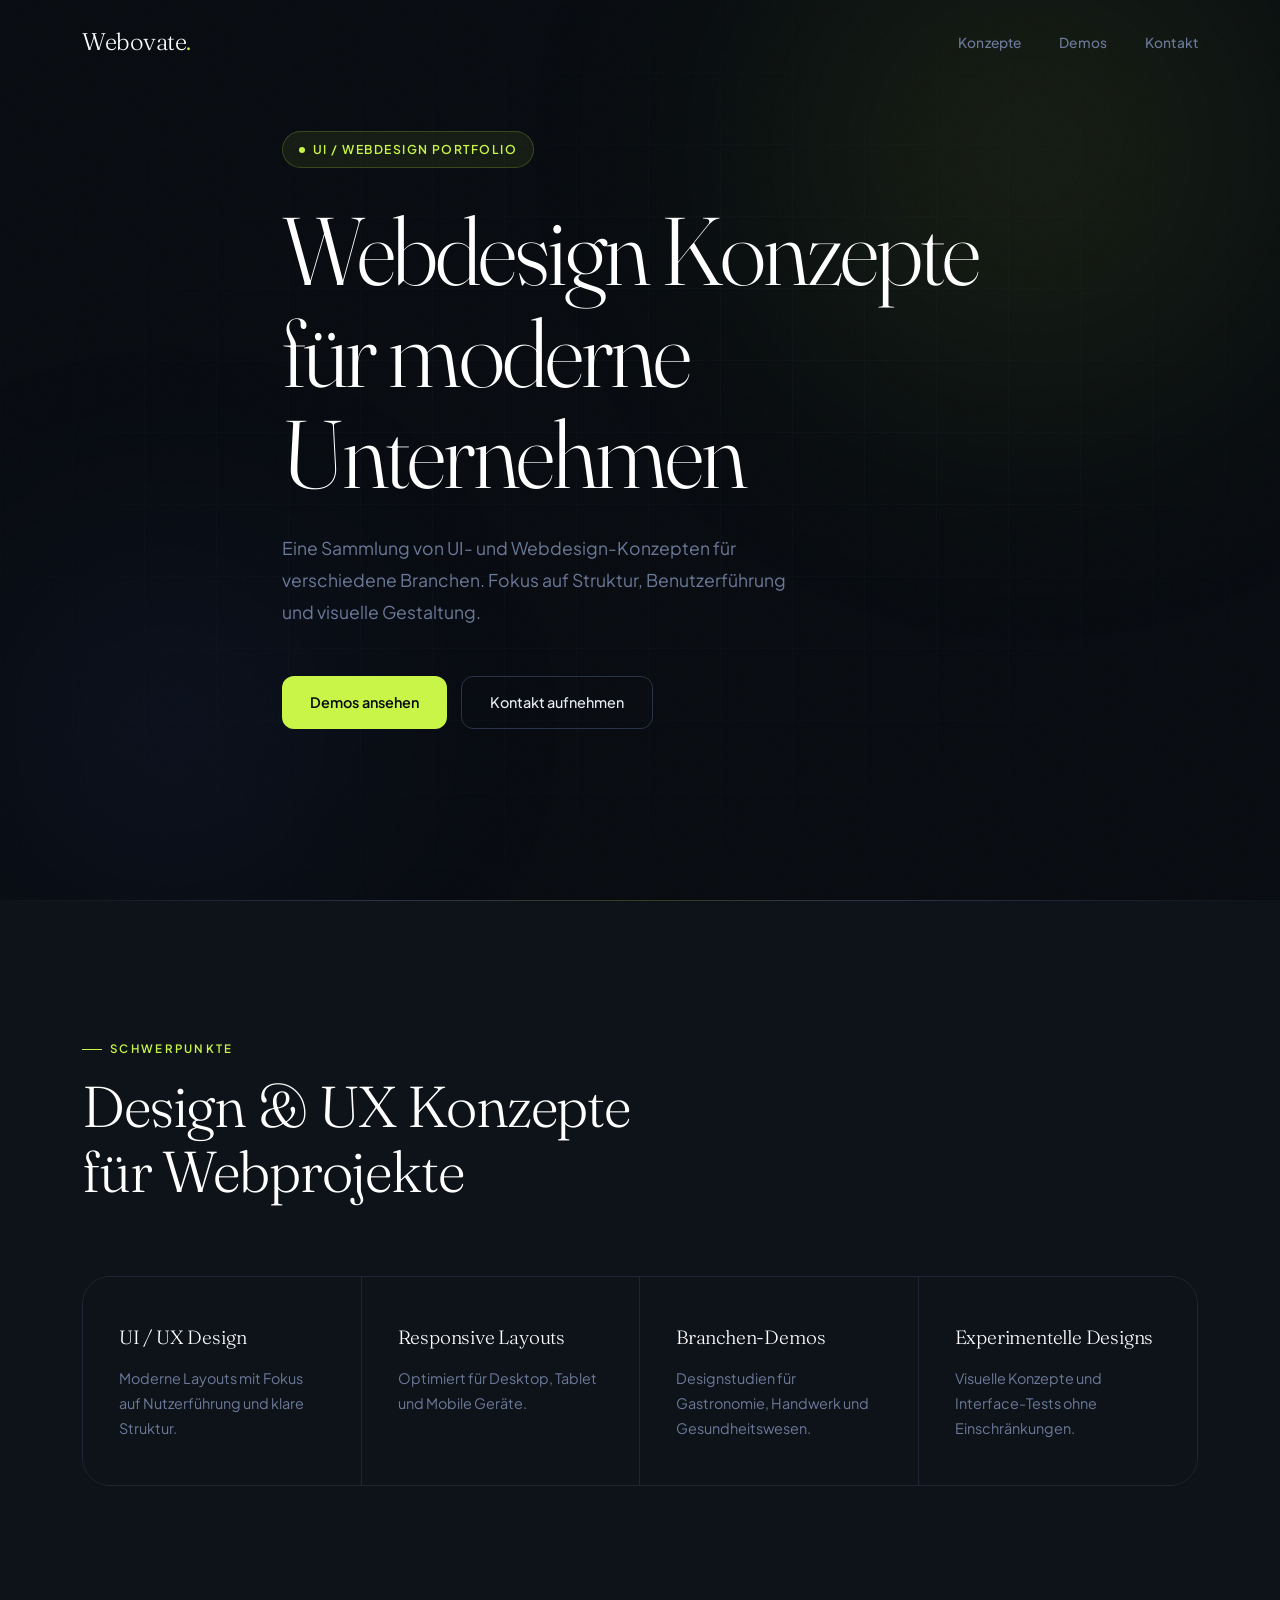
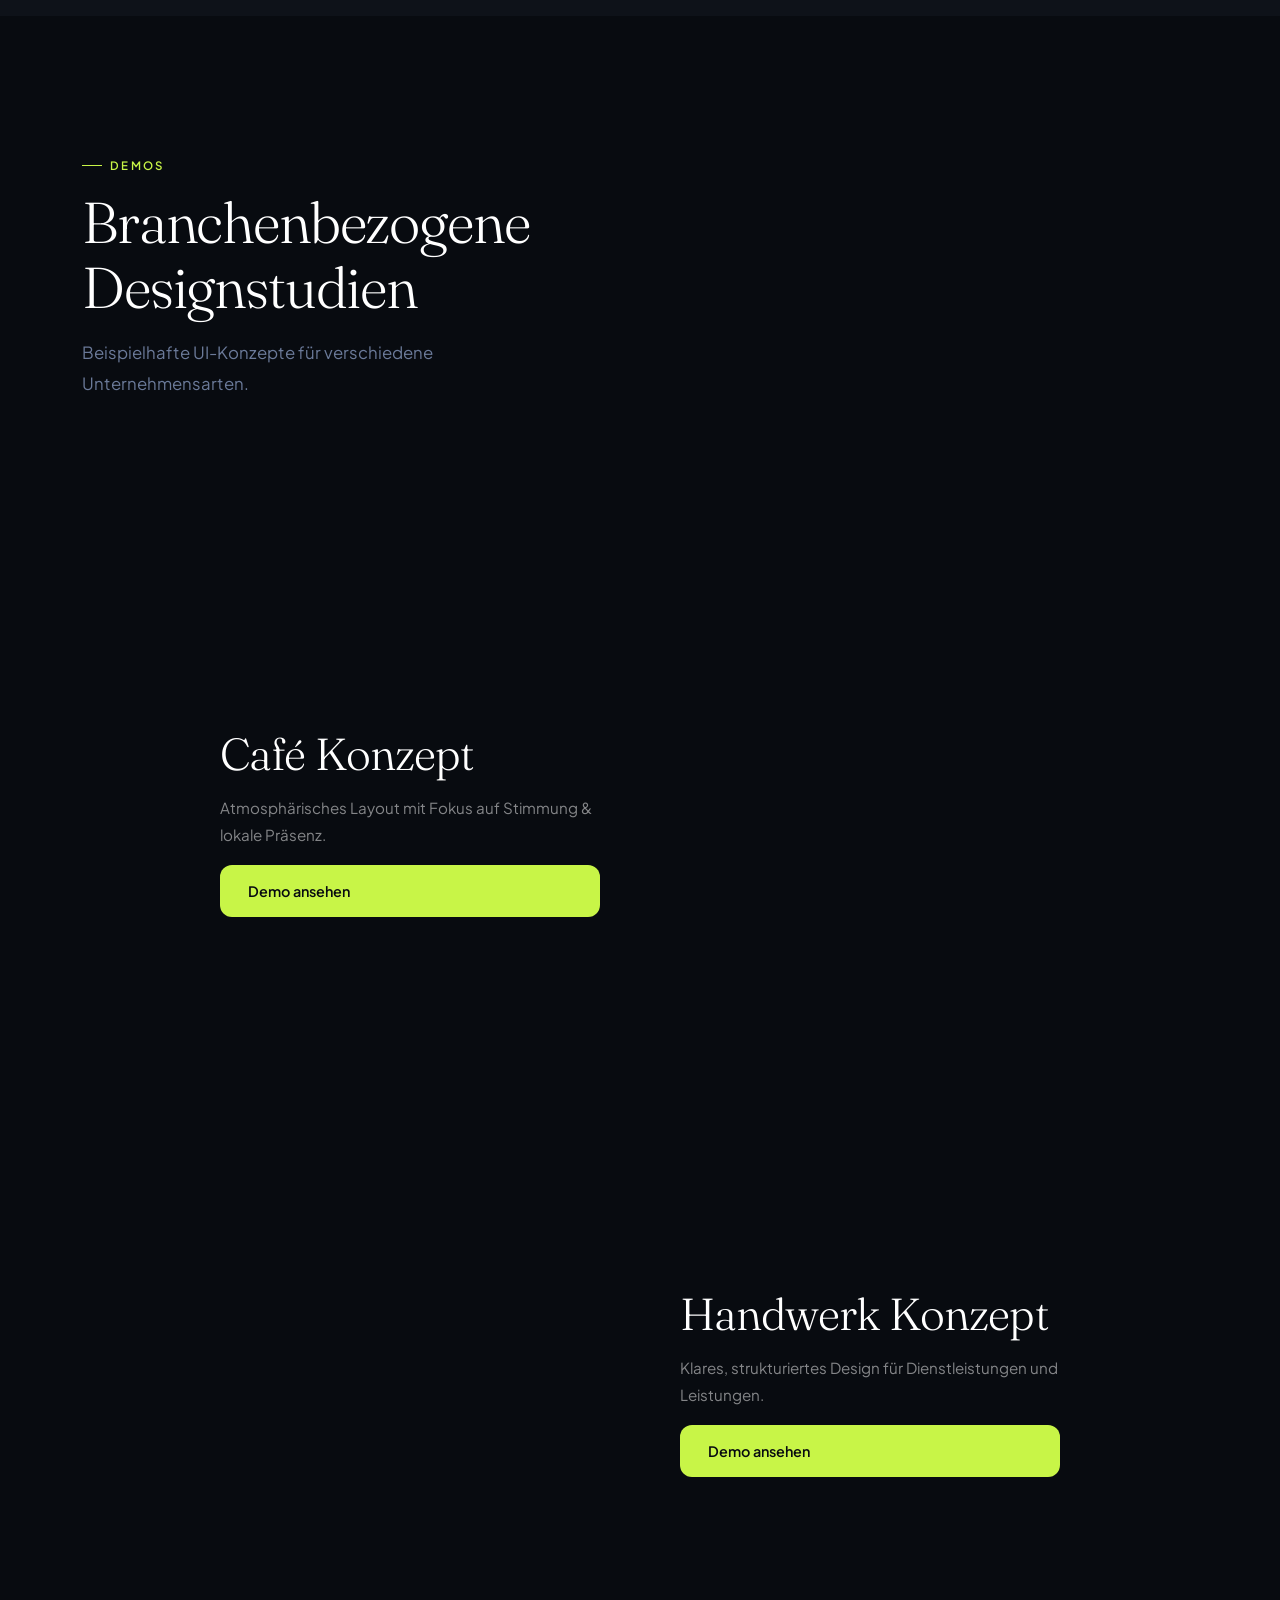
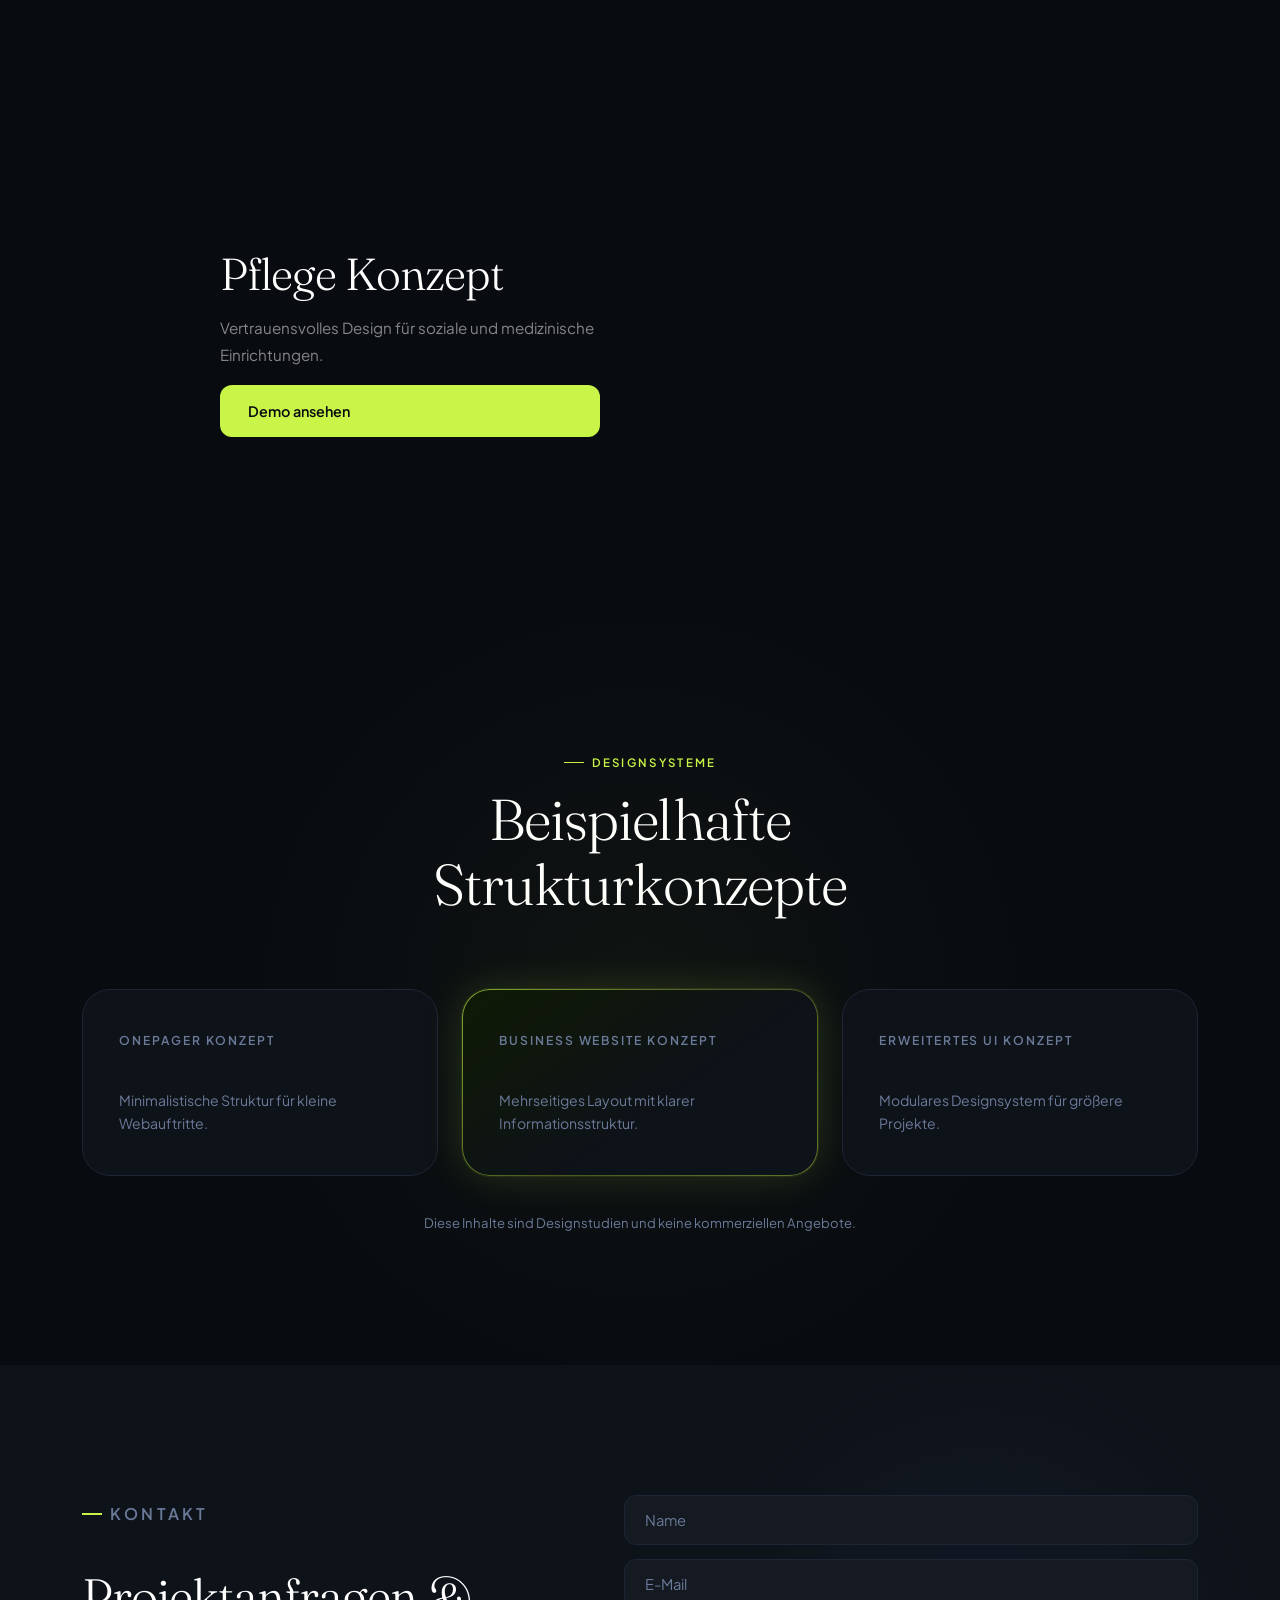
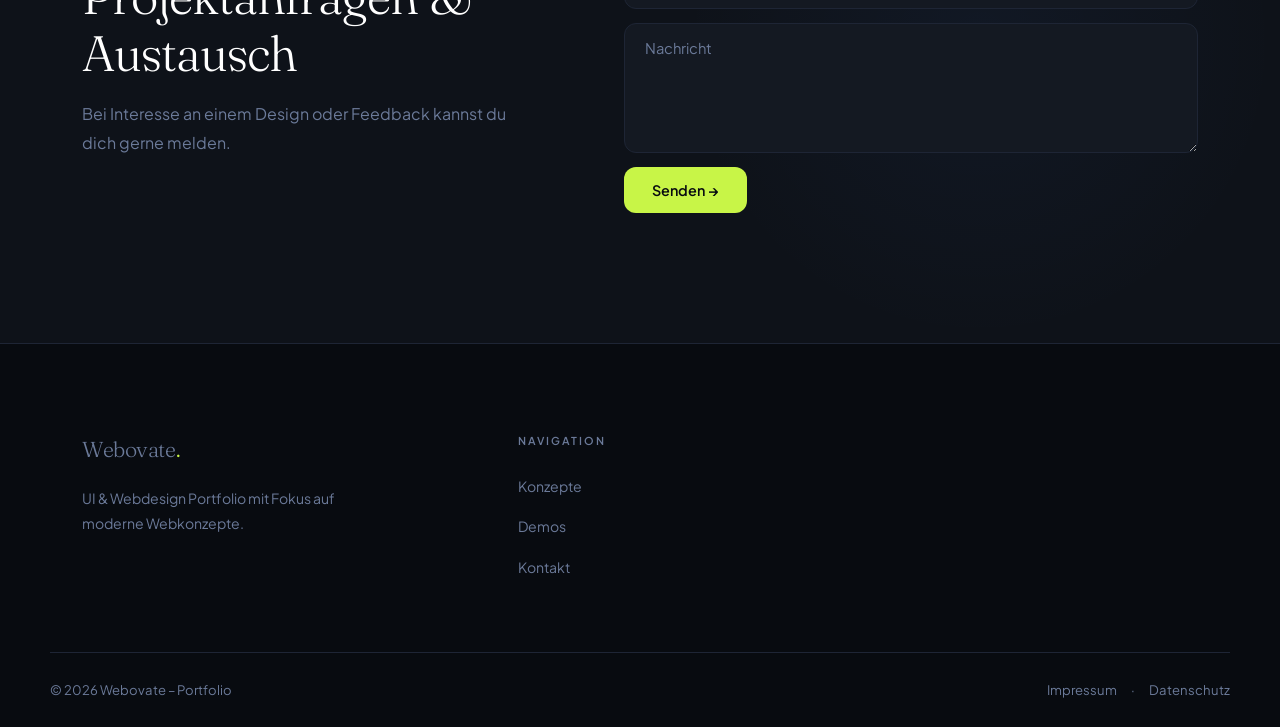
<file: index.html>
<!DOCTYPE html>
<html lang="de">

<head>
  <meta charset="UTF-8" />
  <meta name="viewport" content="width=device-width, initial-scale=1.0" />
  <meta name="description" content="Webovate – UI & Webdesign Portfolio. Konzept- und Demo-Designs für moderne Webseiten.">

  <title>Webdesign Portfolio & UI Konzepte | Webovate</title>

  <link rel="stylesheet" href="style.css" />
  <link rel="preconnect" href="https://fonts.googleapis.com">
  <link rel="preconnect" href="https://fonts.gstatic.com" crossorigin>
  <link href="https://fonts.googleapis.com/css2?family=Fraunces:ital,opsz,wght@0,9..144,300;0,9..144,400;1,9..144,300;1,9..144,400&family=Plus+Jakarta+Sans:wght@300;400;500;600&display=swap" rel="stylesheet">
</head>

<body>

<!-- HEADER -->
<header class="header" id="header">
  <div class="container nav">
    <a href="#" class="logo">Webovate<span class="logo-dot">.</span></a>

    <nav class="nav-links">
      <a href="#services">Konzepte</a>
     <!-- <a href="team.html">Über mich</a> -->
      <a href="#prototypes">Demos</a>
      <a href="#contact">Kontakt</a>
    </nav>

    <button class="nav-burger" id="burger" aria-label="Menü">
      <span></span><span></span><span></span>
    </button>
  </div>
</header>

<!-- HERO -->
<section class="hero">
  <div class="hero-orb hero-orb-1"></div>
  <div class="hero-orb hero-orb-2"></div>
  <div class="hero-noise"></div>

  <div class="container hero-content">
    <div class="hero-badge">UI / Webdesign Portfolio</div>

    <h1>Webdesign Konzepte für moderne Unternehmen</h1>

    <p class="hero-sub">
      Eine Sammlung von UI- und Webdesign-Konzepten für verschiedene Branchen.
      Fokus auf Struktur, Benutzerführung und visuelle Gestaltung.
    </p>

    <div class="hero-buttons">
      <a href="#prototypes" class="btn-primary">Demos ansehen</a>
      <a href="#contact" class="btn-ghost">Kontakt aufnehmen</a>
    </div>
  </div>
</section>

<!-- SERVICES -->
<section id="services" class="section services-section reveal">
  <div class="container">

    <div class="section-header">
      <p class="section-eyebrow">Schwerpunkte</p>
      <h2>Design & UX Konzepte<br>für Webprojekte</h2>
    </div>

    <div class="services-grid stagger-parent">

      <div class="service-card stagger-item">
        <h3>UI / UX Design</h3>
        <p>Moderne Layouts mit Fokus auf Nutzerführung und klare Struktur.</p>
      </div>

      <div class="service-card stagger-item">
        <h3>Responsive Layouts</h3>
        <p>Optimiert für Desktop, Tablet und Mobile Geräte.</p>
      </div>

      <div class="service-card stagger-item">
        <h3>Branchen-Demos</h3>
        <p>Designstudien für Gastronomie, Handwerk und Gesundheitswesen.</p>
      </div>

      <div class="service-card stagger-item">
        <h3>Experimentelle Designs</h3>
        <p>Visuelle Konzepte und Interface-Tests ohne Einschränkungen.</p>
      </div>

    </div>
  </div>
</section>

<!-- PROTOTYPES -->
<section id="prototypes" class="prototypes-section reveal">
  <div class="container">

    <div class="section-header">
      <p class="section-eyebrow">Demos</p>
      <h2>Branchenbezogene<br>Designstudien</h2>
      <p class="section-desc">Beispielhafte UI-Konzepte für verschiedene Unternehmensarten.</p>
    </div>

  </div>

  <!-- Café -->
  <div class="demo-scene demo-scene--cafe">
    <div class="container demo-scene-inner">
      <div class="demo-scene-info">
        <h3>Café Konzept</h3>
        <p>Atmosphärisches Layout mit Fokus auf Stimmung & lokale Präsenz.</p>
        <a href="demos/cafe/cafe.html" target="_blank" class="btn-primary">Demo ansehen</a>
      </div>
    </div>
  </div>

  <!-- Handwerk -->
  <div class="demo-scene demo-scene--handwerk demo-scene--flip">
    <div class="container demo-scene-inner">
      <div class="demo-scene-info">
        <h3>Handwerk Konzept</h3>
        <p>Klares, strukturiertes Design für Dienstleistungen und Leistungen.</p>
        <a href="demos/handwerker/handwerker.html" target="_blank" class="btn-primary">Demo ansehen</a>
      </div>
    </div>
  </div>

  <!-- Pflege -->
  <div class="demo-scene demo-scene--pflege">
    <div class="container demo-scene-inner">
      <div class="demo-scene-info">
        <h3>Pflege Konzept</h3>
        <p>Vertrauensvolles Design für soziale und medizinische Einrichtungen.</p>
        <a href="demos/pflege/pflege.html" target="_blank" class="btn-primary">Demo ansehen</a>
      </div>
    </div>
  </div>

</section>

<!-- DESIGN KONZEPTE (statt Preise) -->
<section class="section pricing-section reveal">
  <div class="container">

    <div class="section-header centered">
      <p class="section-eyebrow">Designsysteme</p>
      <h2>Beispielhafte<br>Strukturkonzepte</h2>
    </div>

    <div class="pricing-grid">

      <div class="price-card">
        <p class="price-name">Onepager Konzept</p>
        <p class="price-desc">Minimalistische Struktur für kleine Webauftritte.</p>
      </div>

      <div class="price-card featured">
        <p class="price-name">Business Website Konzept</p>
        <p class="price-desc">Mehrseitiges Layout mit klarer Informationsstruktur.</p>
      </div>

      <div class="price-card">
        <p class="price-name">Erweitertes UI Konzept</p>
        <p class="price-desc">Modulares Designsystem für größere Projekte.</p>
      </div>

    </div>

    <p class="pricing-note">Diese Inhalte sind Designstudien und keine kommerziellen Angebote.</p>
  </div>
</section>

<!-- CONTACT -->
<section id="contact" class="section contact-section reveal">
  <div class="container contact-grid">

    <div class="contact-text">
      <p class="section-eyebrow">Kontakt</p>
      <h2>Projektanfragen & Austausch</h2>
      <p>Bei Interesse an einem Design oder Feedback kannst du dich gerne melden.</p>
    </div>

    <form action="https://formspree.io/f/xeeoowbk" method="POST" class="contact-form">
      <input type="text" name="name" placeholder="Name" required />
      <input type="email" name="email" placeholder="E-Mail" required />
      <textarea name="message" placeholder="Nachricht" rows="5" required></textarea>

      <input type="hidden" name="_subject" value="Kontakt über Webovate Portfolio" />
      <input type="hidden" name="_next" value="danke.html" />

      <button type="submit" class="btn-primary">Senden →</button>
    </form>
  </div>
</section>

<!-- FOOTER -->
<footer class="footer">
  <div class="container footer-grid">

    <div class="footer-brand">
      <a href="#" class="logo footer-logo-text">Webovate<span class="logo-dot">.</span></a>
      <p>UI & Webdesign Portfolio mit Fokus auf moderne Webkonzepte.</p>
    </div>

    <div class="footer-col">
      <p class="footer-title">Navigation</p>
      <ul class="footer-links">
        <li><a href="#services">Konzepte</a></li>
        <li><a href="#prototypes">Demos</a></li>
        <li><a href="#contact">Kontakt</a></li>
      </ul>
    </div>

  </div>

  <div class="container footer-bottom">
    <p>© 2026 Webovate – Portfolio</p>

    <div class="footer-legal">
      <a href="impressum.html">Impressum</a>
      <span>·</span>
      <a href="datenschutz.html">Datenschutz</a>
    </div>
  </div>
</footer>

<script>
document.addEventListener("DOMContentLoaded", () => {

  const header = document.querySelector(".header");

  window.addEventListener("scroll", () => {
    if (!header) return;
    header.classList.toggle("scrolled", window.scrollY > 20);
  });

  const burger = document.querySelector(".nav-burger");
  const navLinks = document.querySelector(".nav-links");

  if (burger && navLinks) {
    burger.addEventListener("click", () => {
      navLinks.classList.toggle("open");
    });
  }

  const revealElements = document.querySelectorAll(".reveal, .stagger-item");

  const revealOnScroll = () => {
    const triggerBottom = window.innerHeight * 0.85;

    revealElements.forEach((el, index) => {
      const rect = el.getBoundingClientRect();

      if (!el.classList.contains("revealed") && rect.top < triggerBottom) {
        setTimeout(() => {
          el.classList.add("revealed");
        }, index * 80);
      }
    });
  };

  window.addEventListener("scroll", revealOnScroll);
  revealOnScroll();

  const contactForm = document.querySelector(".contact-form");
  if (contactForm) {
    contactForm.addEventListener("submit", async (e) => {
      e.preventDefault();
      const data = new FormData(contactForm);
      await fetch(contactForm.action, { method: "POST", body: data, headers: { Accept: "application/json" } });
      window.location.href = "danke.html";
    });
  }

});
</script>

</body>
</html>
</file>
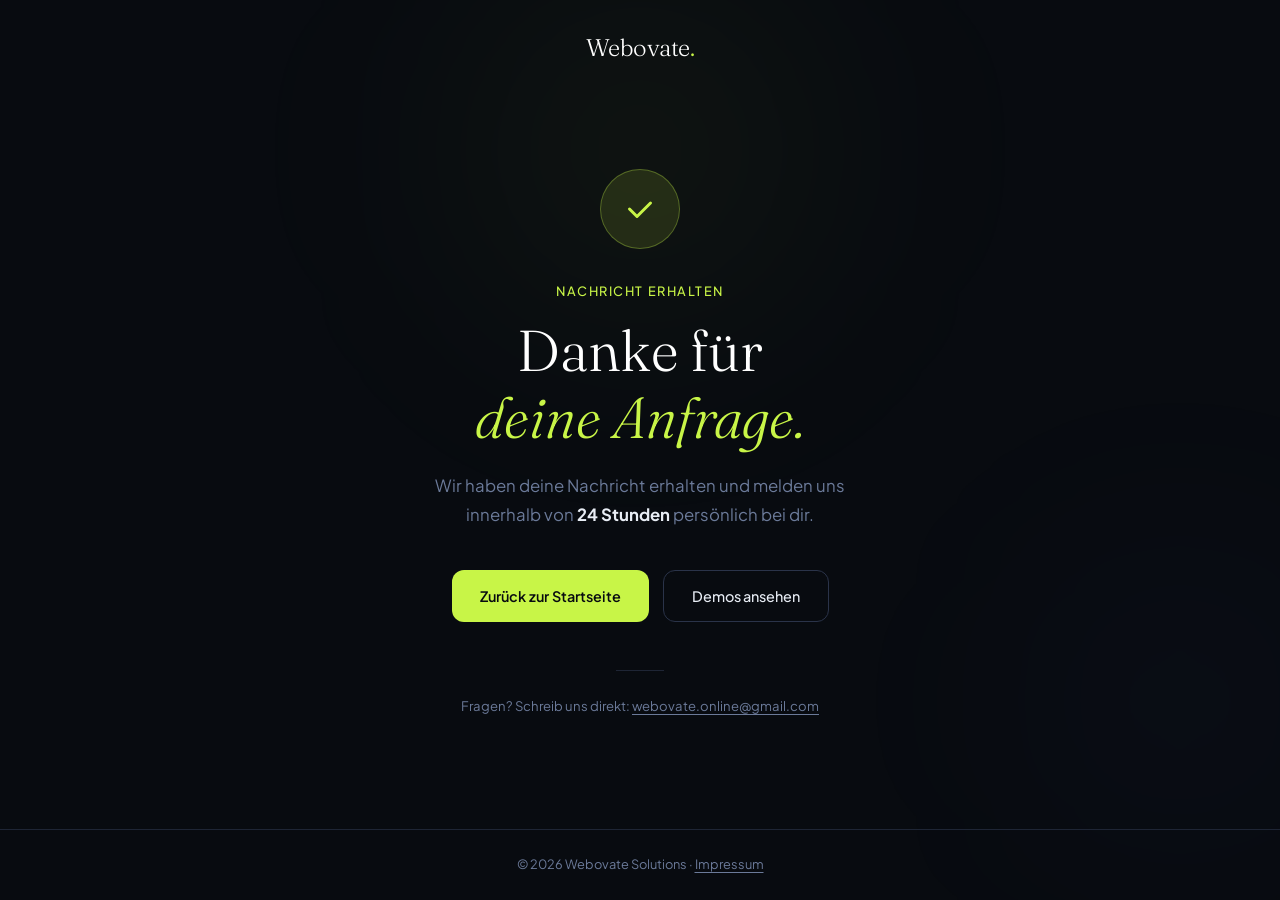
<file: danke.html>
<!DOCTYPE html>
<html lang="de">
<head>
  <meta charset="UTF-8" />
  <meta name="viewport" content="width=device-width, initial-scale=1.0" />
  <title>Danke – Webovate Solutions</title>
  <link rel="stylesheet" href="style.css" />
  <link rel="preconnect" href="https://fonts.googleapis.com">
  <link rel="preconnect" href="https://fonts.gstatic.com" crossorigin>
  <link href="https://fonts.googleapis.com/css2?family=Fraunces:ital,opsz,wght@0,9..144,300;0,9..144,400;1,9..144,300;1,9..144,400&family=Plus+Jakarta+Sans:wght@300;400;500;600&display=swap" rel="stylesheet">
  
 
</head>
<body>

  <div class="thankyou-page">
    <div class="thankyou-orb thankyou-orb-1"></div>
    <div class="thankyou-orb thankyou-orb-2"></div>

    <!-- Header -->
    <header class="thankyou-header">
      <a href="index.html" class="logo">Webovate<span class="logo-dot">.</span></a>
    </header>

    <!-- Main -->
    <main class="thankyou-main">
      <div class="thankyou-card">

        <div class="check-circle">
          <svg viewBox="0 0 24 24">
            <polyline class="check-path" points="5 12 10 17 19 8" />
          </svg>
        </div>

        <p class="thankyou-eyebrow">Nachricht erhalten</p>
        <h1 class="thankyou-heading">Danke für<br><em>deine Anfrage.</em></h1>
        <p class="thankyou-text">
          Wir haben deine Nachricht erhalten und melden uns<br>
          innerhalb von <strong style="color: var(--clr-text);">24 Stunden</strong> persönlich bei dir.
        </p>

        <div class="thankyou-actions">
          <a href="index.html" class="btn-primary">Zurück zur Startseite</a>
          <a href="index.html#prototypes" class="btn-ghost">Demos ansehen</a>
        </div>

        <div class="thankyou-divider"></div>
        <p class="thankyou-note">
          Fragen? Schreib uns direkt:
          <a href="mailto:webovate.online@gmail.com">webovate.online@gmail.com</a>
        </p>

      </div>
    </main>

    <!-- Footer -->
    <footer class="thankyou-footer">
      <p>© 2026 Webovate Solutions · <a href="index.html#impressum" style="color: inherit; text-decoration: underline; text-underline-offset: 3px;">Impressum</a></p>
    </footer>

  </div>


</body>



 <style>
    .thankyou-page {
      min-height: 100vh;
      display: flex;
      flex-direction: column;
      background: var(--clr-dark);
      position: relative;
      overflow: hidden;
    }

    /* Ambient glow orbs matching hero */
    .thankyou-orb {
      position: absolute;
      border-radius: 50%;
      filter: blur(120px);
      pointer-events: none;
    }
    .thankyou-orb-1 {
      width: 500px;
      height: 500px;
      background: radial-gradient(circle, rgba(200,245,71,0.08) 0%, transparent 70%);
      top: -100px;
      left: 50%;
      transform: translateX(-50%);
    }
    .thankyou-orb-2 {
      width: 400px;
      height: 400px;
      background: radial-gradient(circle, rgba(100,140,255,0.06) 0%, transparent 70%);
      bottom: 0;
      right: -100px;
    }

    /* Simple header */
    .thankyou-header {
      display: flex;
      align-items: center;
      justify-content: center;
      padding: 28px 24px;
      position: relative;
      z-index: 10;
    }

    /* Hero content */
    .thankyou-main {
      flex: 1;
      display: flex;
      align-items: center;
      justify-content: center;
      padding: 40px 24px 80px;
      position: relative;
      z-index: 10;
    }

    .thankyou-card {
      max-width: 560px;
      width: 100%;
      text-align: center;
    }

    /* Animated check circle */
    .check-circle {
      width: 80px;
      height: 80px;
      border-radius: 50%;
      background: var(--clr-accent-glow);
      border: 1.5px solid rgba(200, 245, 71, 0.3);
      display: flex;
      align-items: center;
      justify-content: center;
      margin: 0 auto 32px;
      animation: checkPop 0.6s cubic-bezier(0.34, 1.56, 0.64, 1) both;
    }

    .check-circle svg {
      width: 36px;
      height: 36px;
      stroke: var(--clr-accent);
      stroke-width: 2;
      fill: none;
      stroke-linecap: round;
      stroke-linejoin: round;
    }

    .check-circle svg .check-path {
      stroke-dasharray: 40;
      stroke-dashoffset: 40;
      animation: drawCheck 0.4s 0.35s ease forwards;
    }

    @keyframes checkPop {
      from { opacity: 0; transform: scale(0.5); }
      to   { opacity: 1; transform: scale(1); }
    }

    @keyframes drawCheck {
      to { stroke-dashoffset: 0; }
    }

    .thankyou-eyebrow {
      font-family: var(--font-body);
      font-size: 0.8rem;
      font-weight: 500;
      letter-spacing: 0.12em;
      text-transform: uppercase;
      color: var(--clr-accent);
      margin-bottom: 16px;
      opacity: 0;
      animation: fadeUp 0.5s 0.5s ease forwards;
    }

    .thankyou-heading {
      font-family: var(--font-display);
      font-size: clamp(2.4rem, 6vw, 3.6rem);
      font-weight: 300;
      line-height: 1.15;
      color: var(--clr-white);
      margin-bottom: 20px;
      opacity: 0;
      animation: fadeUp 0.5s 0.6s ease forwards;
    }

    .thankyou-heading em {
      font-style: italic;
      color: var(--clr-accent);
    }

    .thankyou-text {
      font-size: 1.05rem;
      color: var(--clr-text-muted);
      line-height: 1.75;
      margin-bottom: 40px;
      opacity: 0;
      animation: fadeUp 0.5s 0.7s ease forwards;
    }

    .thankyou-actions {
      display: flex;
      gap: 14px;
      justify-content: center;
      flex-wrap: wrap;
      opacity: 0;
      animation: fadeUp 0.5s 0.8s ease forwards;
    }

    @keyframes fadeUp {
      from { opacity: 0; transform: translateY(16px); }
      to   { opacity: 1; transform: translateY(0); }
    }

    /* Divider */
    .thankyou-divider {
      width: 48px;
      height: 1px;
      background: var(--clr-border);
      margin: 48px auto 0;
      opacity: 0;
      animation: fadeUp 0.5s 0.9s ease forwards;
    }

    .thankyou-note {
      margin-top: 24px;
      font-size: 0.82rem;
      color: var(--clr-text-muted);
      opacity: 0;
      animation: fadeUp 0.5s 1s ease forwards;
    }

    .thankyou-note a {
      color: var(--clr-text-muted);
      text-decoration: underline;
      text-underline-offset: 3px;
      transition: color var(--transition);
    }

    .thankyou-note a:hover {
      color: var(--clr-text);
    }

    /* Minimal footer */
    .thankyou-footer {
      padding: 24px;
      text-align: center;
      border-top: 1px solid var(--clr-border);
      position: relative;
      z-index: 10;
    }

    .thankyou-footer p {
      font-size: 0.8rem;
      color: var(--clr-text-muted);
    }
  </style>

</html>
</file>
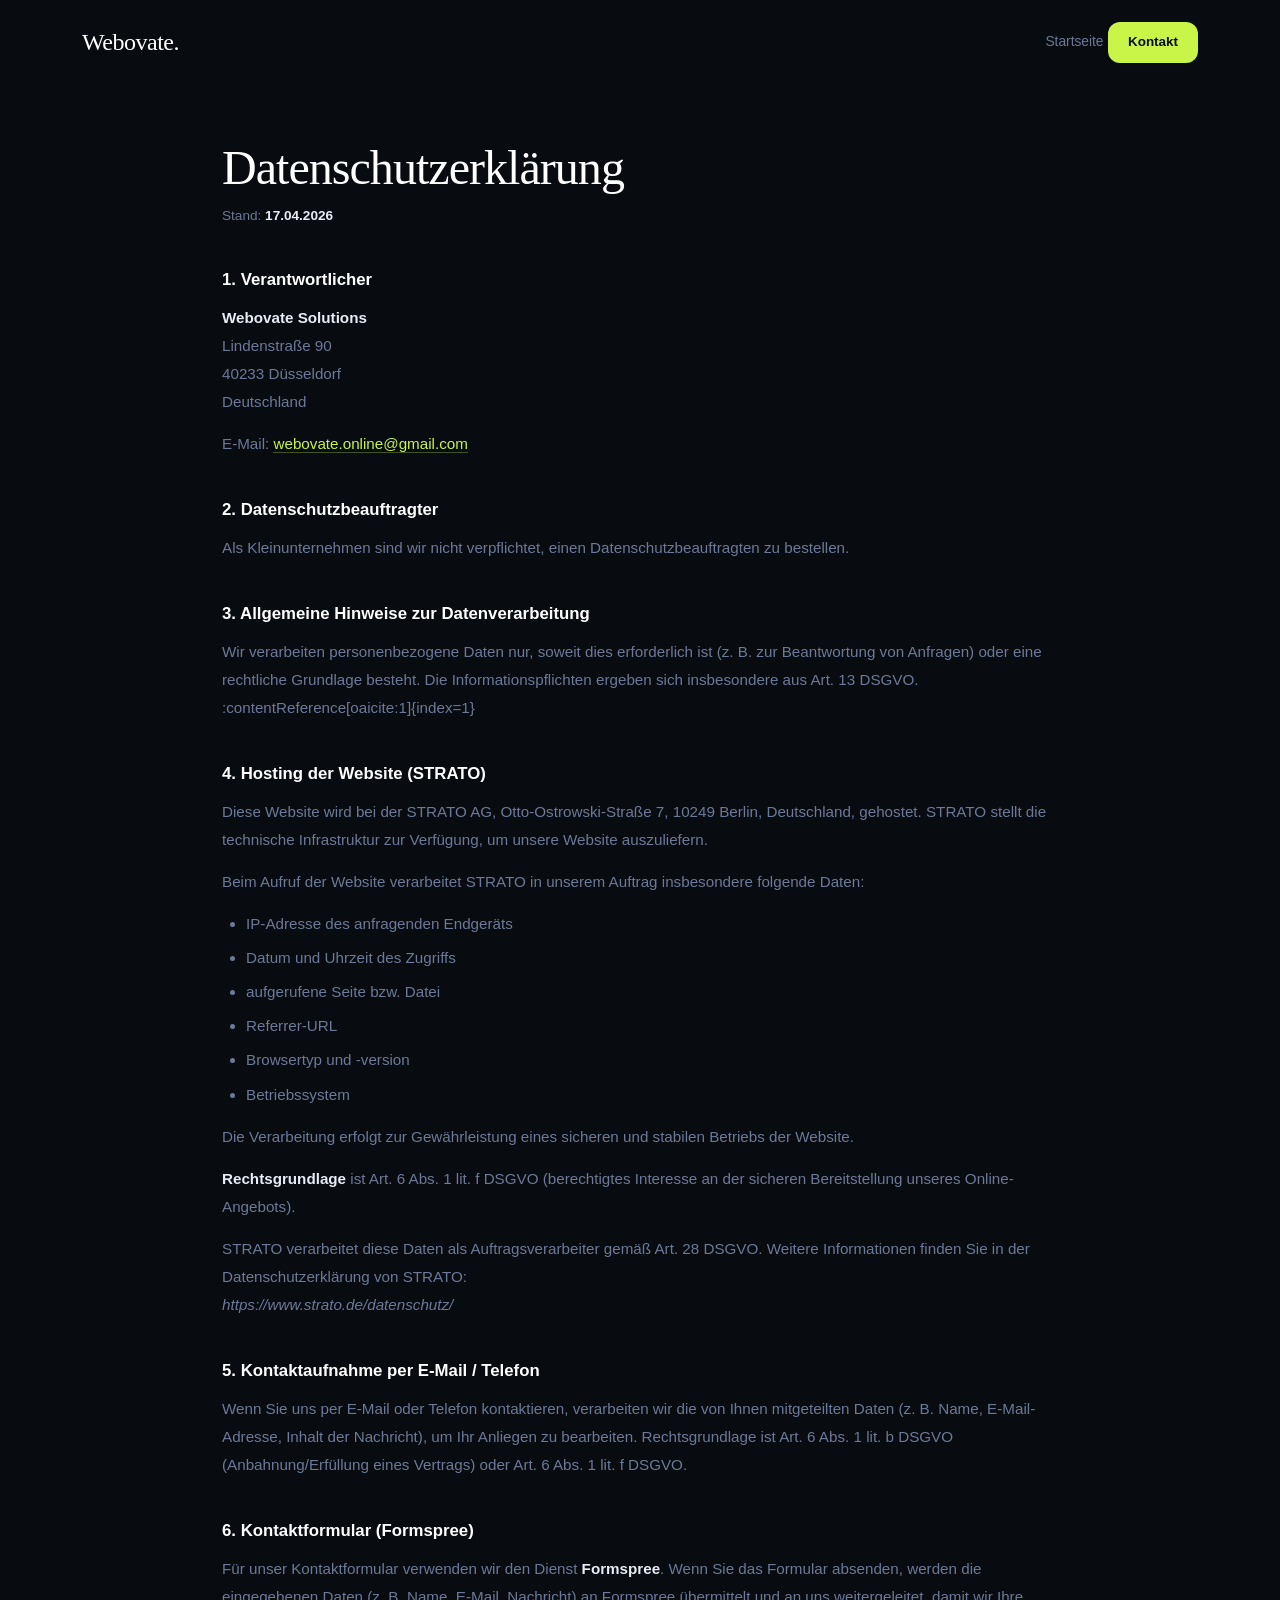
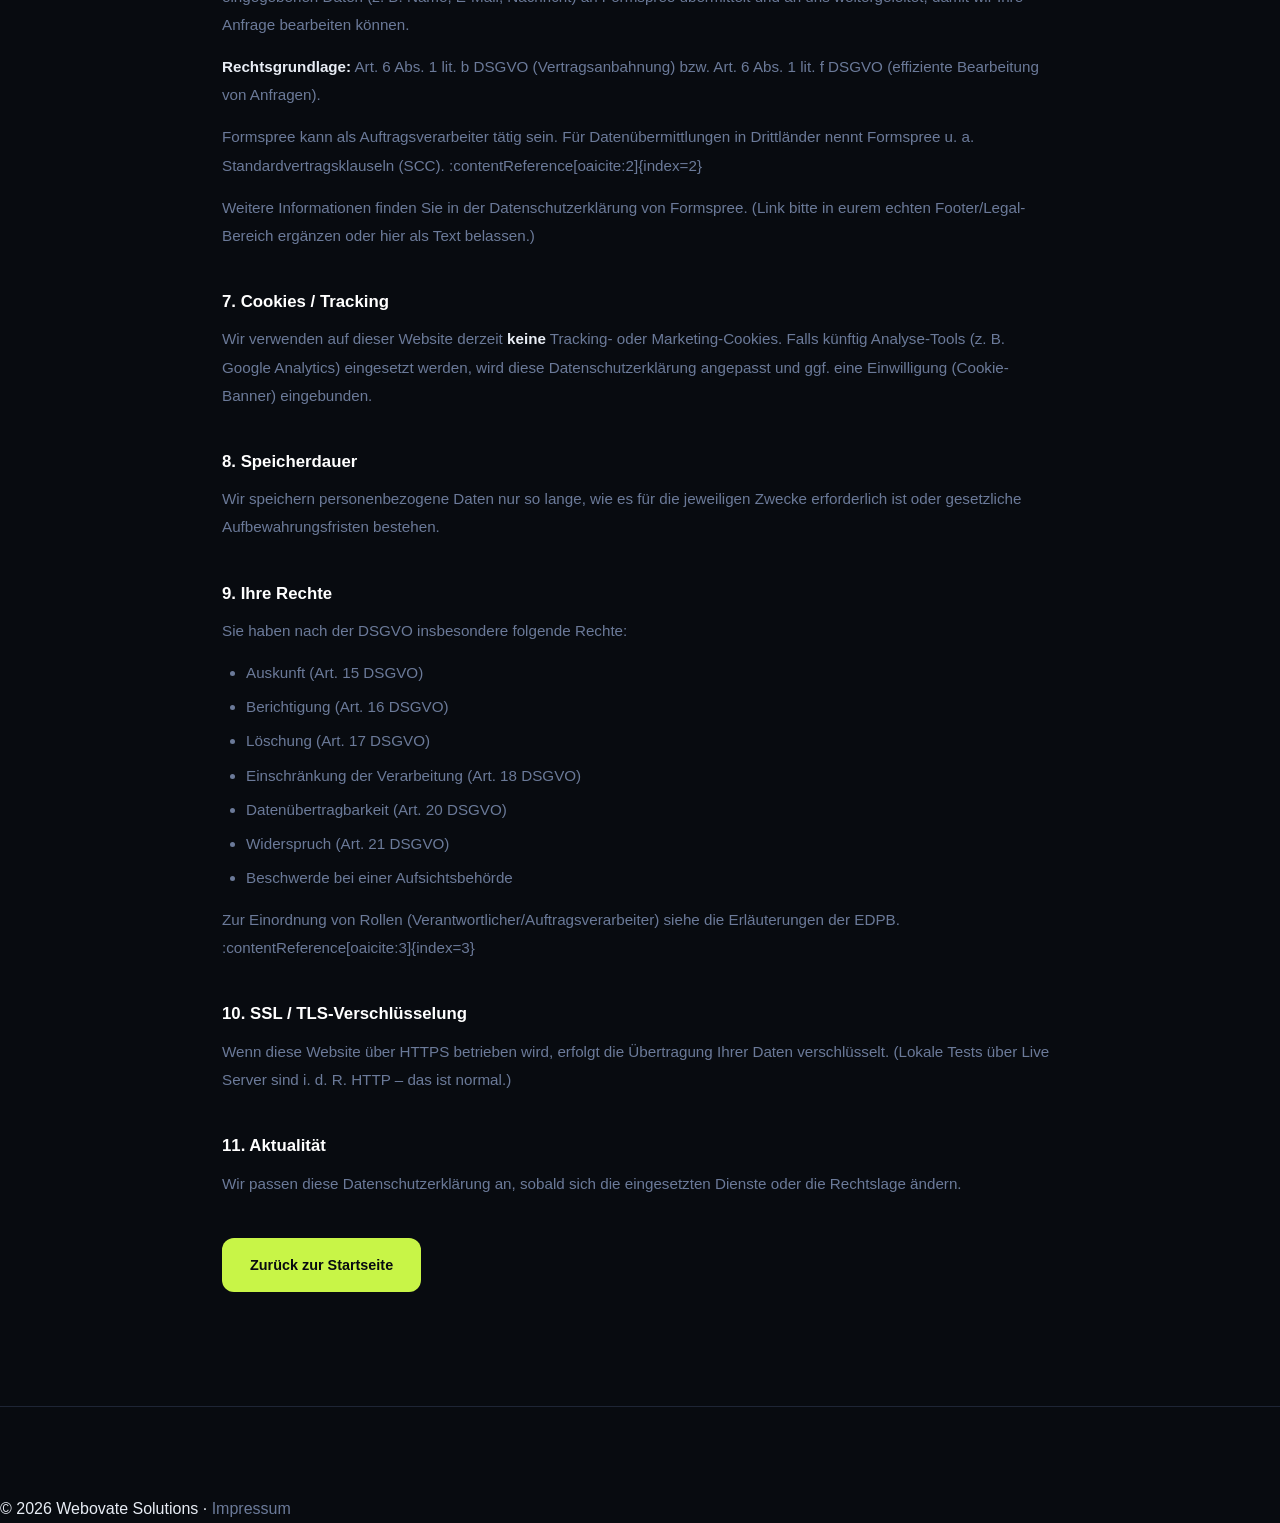
<file: datenschutz.html>
<!DOCTYPE html>
<html lang="de">

<head>
    <meta charset="UTF-8" />
    <meta name="viewport" content="width=device-width, initial-scale=1.0" />
    <title>Datenschutzerklärung – Webovate Solutions</title>
    <link rel="stylesheet" href="style.css" />
</head>

<body>

    <!-- Optional: euer normaler Header -->
    <header class="header">
        <div class="container nav">
            <h2 class="logo">Webovate<span>.</span></h2>
            <nav>
                <a href="index.html">Startseite</a>
                <a href="index.html#contact" class="btn-small">Kontakt</a>
            </nav>
        </div>
    </header>

    <section class="section legal-section">
        <div class="container" style="max-width: 900px;">

            <h1>Datenschutzerklärung</h1>
            <p>Stand: <strong>17.04.2026</strong></p>

            <h2>1. Verantwortlicher</h2>
            <p>
                <strong>Webovate Solutions</strong><br />
                Lindenstraße 90<br />
                40233 Düsseldorf<br />
                Deutschland
            </p>
            <p>
                E-Mail: <a href="mailto:webovate.online@gmail.com">webovate.online@gmail.com</a><br />
             <!--Hier noch telefonnummer eintragen-->
            </p>

            <h2>2. Datenschutzbeauftragter</h2>
        
               <p>Als Kleinunternehmen sind wir nicht verpflichtet, einen Datenschutzbeauftragten zu bestellen.</p>


            <h2>3. Allgemeine Hinweise zur Datenverarbeitung</h2>
            <p>
                Wir verarbeiten personenbezogene Daten nur, soweit dies erforderlich ist (z. B. zur Beantwortung von
                Anfragen)
                oder eine rechtliche Grundlage besteht. Die Informationspflichten ergeben sich insbesondere aus Art. 13
                DSGVO. :contentReference[oaicite:1]{index=1}
            </p>

            <h2>4. Hosting der Website (STRATO)</h2>
            <p>
                Diese Website wird bei der STRATO AG, Otto-Ostrowski-Straße 7, 10249 Berlin, Deutschland, gehostet.
                STRATO stellt die technische Infrastruktur zur Verfügung, um unsere Website auszuliefern.
            </p>

            <p>
                Beim Aufruf der Website verarbeitet STRATO in unserem Auftrag insbesondere folgende Daten:
            </p>

            <ul>
                <li>IP-Adresse des anfragenden Endgeräts</li>
                <li>Datum und Uhrzeit des Zugriffs</li>
                <li>aufgerufene Seite bzw. Datei</li>
                <li>Referrer-URL</li>
                <li>Browsertyp und -version</li>
                <li>Betriebssystem</li>
            </ul>

            <p>
                Die Verarbeitung erfolgt zur Gewährleistung eines sicheren und stabilen Betriebs der Website.
            </p>

            <p>
                <strong>Rechtsgrundlage</strong> ist Art. 6 Abs. 1 lit. f DSGVO (berechtigtes Interesse an der sicheren
                Bereitstellung
                unseres Online-Angebots).
            </p>

            <p>
                STRATO verarbeitet diese Daten als Auftragsverarbeiter gemäß Art. 28 DSGVO.
                Weitere Informationen finden Sie in der Datenschutzerklärung von STRATO:
                <br />
                <em>https://www.strato.de/datenschutz/</em>
            </p>

            <h2>5. Kontaktaufnahme per E-Mail / Telefon</h2>
            <p>
                Wenn Sie uns per E-Mail oder Telefon kontaktieren, verarbeiten wir die von Ihnen mitgeteilten Daten
                (z. B. Name, E-Mail-Adresse, Inhalt der Nachricht), um Ihr Anliegen zu bearbeiten.
                Rechtsgrundlage ist Art. 6 Abs. 1 lit. b DSGVO (Anbahnung/Erfüllung eines Vertrags) oder Art. 6 Abs. 1
                lit. f DSGVO.
            </p>

            <h2>6. Kontaktformular (Formspree)</h2>
            <p>
                Für unser Kontaktformular verwenden wir den Dienst <strong>Formspree</strong>. Wenn Sie das Formular
                absenden,
                werden die eingegebenen Daten (z. B. Name, E-Mail, Nachricht) an Formspree übermittelt und an uns
                weitergeleitet,
                damit wir Ihre Anfrage bearbeiten können.
            </p>
            <p>
                <strong>Rechtsgrundlage:</strong> Art. 6 Abs. 1 lit. b DSGVO (Vertragsanbahnung) bzw. Art. 6 Abs. 1 lit.
                f DSGVO
                (effiziente Bearbeitung von Anfragen).
            </p>
            <p>
                Formspree kann als Auftragsverarbeiter tätig sein. Für Datenübermittlungen in Drittländer nennt
                Formspree u. a.
                Standardvertragsklauseln (SCC). :contentReference[oaicite:2]{index=2}
            </p>
            <p>
                Weitere Informationen finden Sie in der Datenschutzerklärung von Formspree.
                (Link bitte in eurem echten Footer/Legal-Bereich ergänzen oder hier als Text belassen.)
            </p>

            <h2>7. Cookies / Tracking</h2>
            <p>
                Wir verwenden auf dieser Website derzeit <strong>keine</strong> Tracking- oder Marketing-Cookies.
                Falls künftig Analyse-Tools (z. B. Google Analytics) eingesetzt werden, wird diese Datenschutzerklärung
                angepasst
                und ggf. eine Einwilligung (Cookie-Banner) eingebunden.
            </p>

            <h2>8. Speicherdauer</h2>
            <p>
                Wir speichern personenbezogene Daten nur so lange, wie es für die jeweiligen Zwecke erforderlich ist
                oder
                gesetzliche Aufbewahrungsfristen bestehen.
            </p>

            <h2>9. Ihre Rechte</h2>
            <p>Sie haben nach der DSGVO insbesondere folgende Rechte:</p>
            <ul>
                <li>Auskunft (Art. 15 DSGVO)</li>
                <li>Berichtigung (Art. 16 DSGVO)</li>
                <li>Löschung (Art. 17 DSGVO)</li>
                <li>Einschränkung der Verarbeitung (Art. 18 DSGVO)</li>
                <li>Datenübertragbarkeit (Art. 20 DSGVO)</li>
                <li>Widerspruch (Art. 21 DSGVO)</li>
                <li>Beschwerde bei einer Aufsichtsbehörde</li>
            </ul>
            <p>
                Zur Einordnung von Rollen (Verantwortlicher/Auftragsverarbeiter) siehe die Erläuterungen der EDPB.
                :contentReference[oaicite:3]{index=3}
            </p>

            <h2>10. SSL / TLS-Verschlüsselung</h2>
            <p>
                Wenn diese Website über HTTPS betrieben wird, erfolgt die Übertragung Ihrer Daten verschlüsselt.
                (Lokale Tests über Live Server sind i. d. R. HTTP – das ist normal.)
            </p>

            <h2>11. Aktualität</h2>
            <p>
                Wir passen diese Datenschutzerklärung an, sobald sich die eingesetzten Dienste oder die Rechtslage
                ändern.
            </p>

            <p style="margin-top:40px;">
                <a href="index.html" class="btn-primary">Zurück zur Startseite</a>
            </p>
        </div>
    </section>

    <footer class="footer">
        <p>© 2026 Webovate Solutions · <a href="impressum.html">Impressum</a></p>
    </footer>

</body>

</html>
</file>
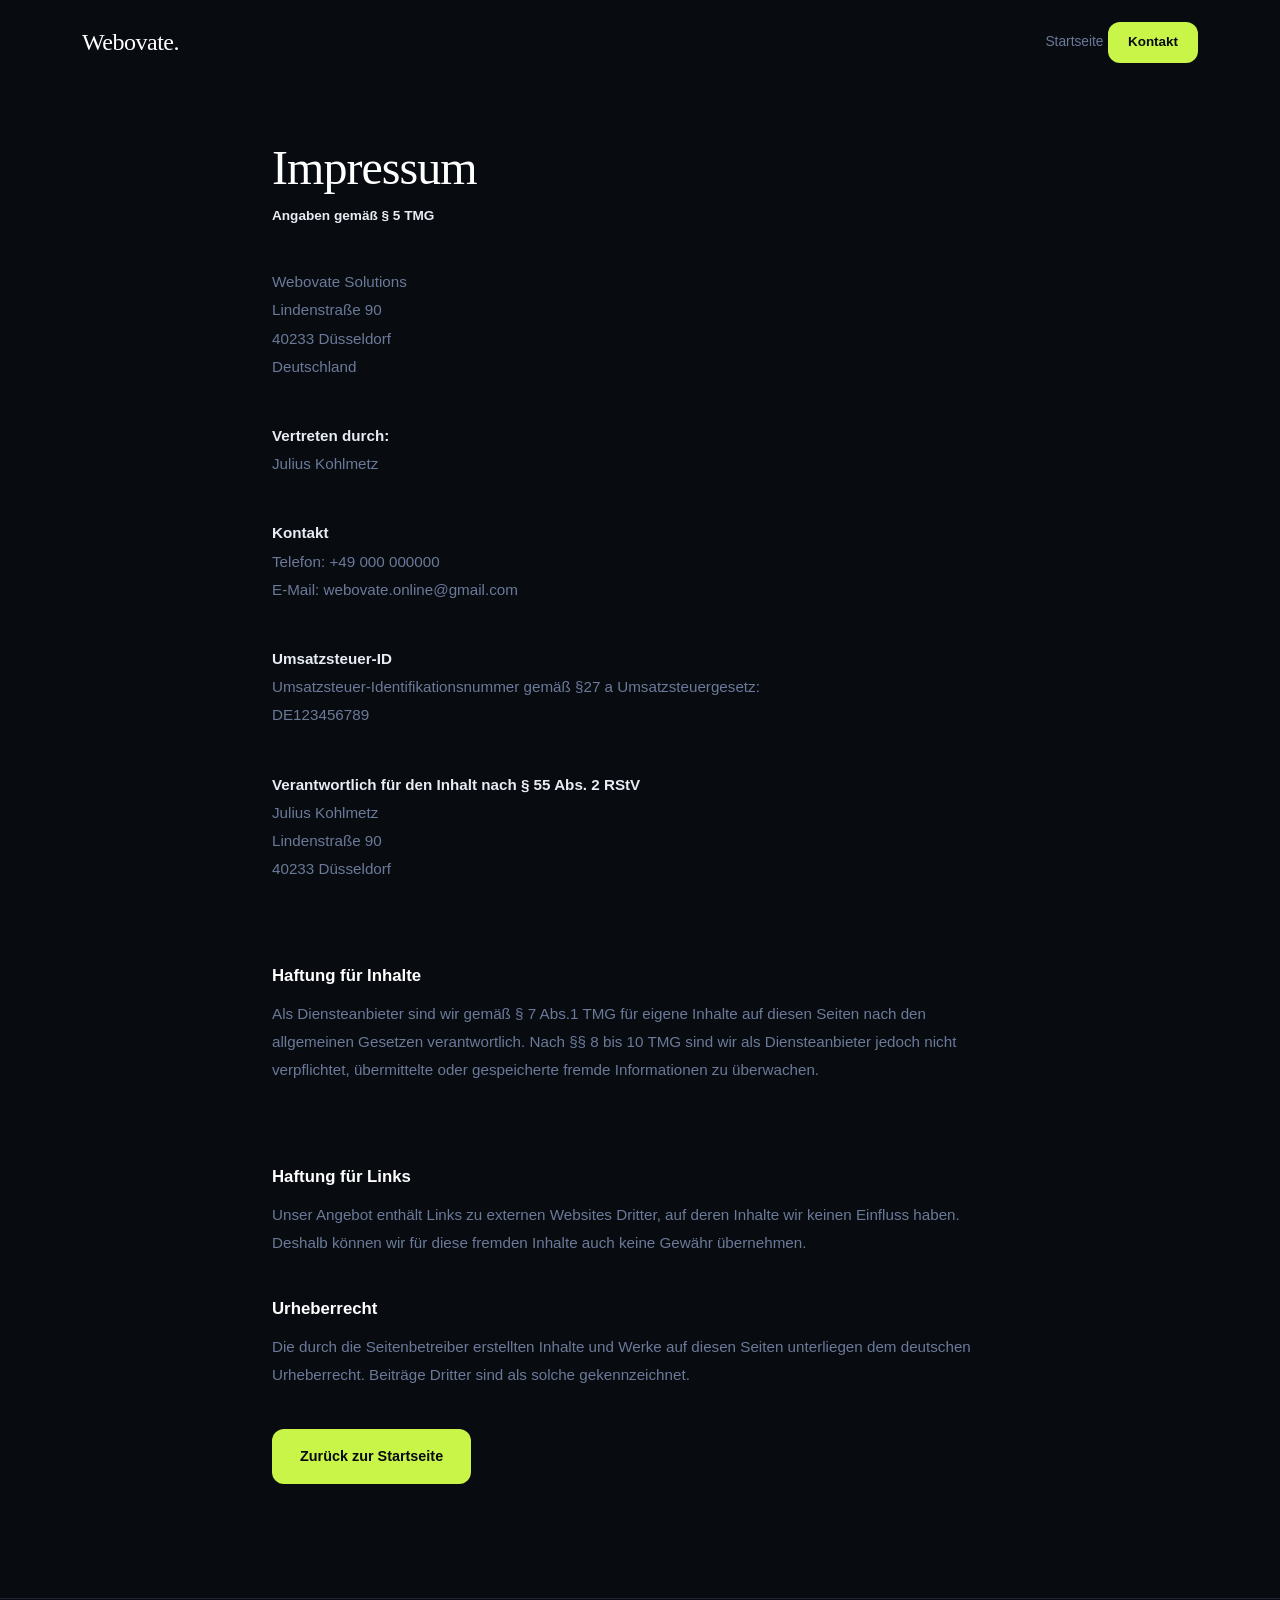
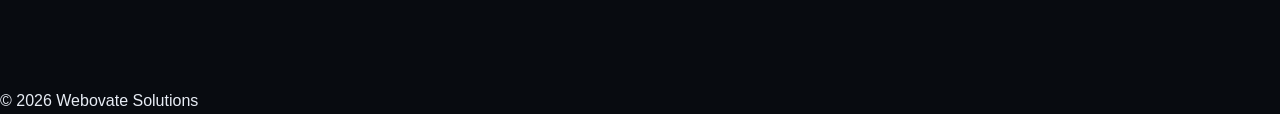
<file: impressum.html>
<!DOCTYPE html>
<html lang="de">
<head>
  <meta charset="UTF-8" />
  <meta name="viewport" content="width=device-width, initial-scale=1.0" />
  <title>Impressum – Webovate Solutions</title>
  <link rel="stylesheet" href="style.css" />
</head>
<body>

  <!-- HEADER (optional, falls ihr ihn nutzt) -->
  <header class="header">
    <div class="container nav">
      <h2 class="logo">Webovate<span>.</span></h2>
      <nav>
        <a href="index.html">Startseite</a>
        <a href="index.html#contact" class="btn-small">Kontakt</a>
      </nav>
    </div>
  </header>

  <!-- IMPRESSUM -->
  <section class="section legal-section">
    <div class="container" style="max-width: 800px;">
      <h1>Impressum</h1>

      <p><strong>Angaben gemäß § 5 TMG</strong></p>

      <p>
        Webovate Solutions<br />
        Lindenstraße 90<br />
        40233 Düsseldorf<br />
        Deutschland
      </p>
    <br>

      <p>
        <strong>Vertreten durch:</strong><br />
        Julius Kohlmetz<br>
      </p>
    <br>

      <p>
        <strong>Kontakt</strong><br />
        Telefon: +49 000 000000<br />
        E-Mail: webovate.online@gmail.com
      </p>
    <br>

      <p>
        <strong>Umsatzsteuer-ID</strong><br />
        Umsatzsteuer-Identifikationsnummer gemäß §27 a Umsatzsteuergesetz:<br />
        DE123456789
      </p>
    <br> 

      <p>
        <strong>Verantwortlich für den Inhalt nach § 55 Abs. 2 RStV</strong><br />
        Julius Kohlmetz<br />
        Lindenstraße 90<br />
        40233 Düsseldorf
      </p>
    <br>      
      

      <h2>Haftung für Inhalte</h2>
      <p>
        Als Diensteanbieter sind wir gemäß § 7 Abs.1 TMG für eigene Inhalte auf diesen Seiten nach den allgemeinen Gesetzen verantwortlich.
        Nach §§ 8 bis 10 TMG sind wir als Diensteanbieter jedoch nicht verpflichtet, übermittelte oder gespeicherte fremde Informationen zu überwachen.
      </p>
    <br>

      <h2>Haftung für Links</h2>
      <p>
        Unser Angebot enthält Links zu externen Websites Dritter, auf deren Inhalte wir keinen Einfluss haben.
        Deshalb können wir für diese fremden Inhalte auch keine Gewähr übernehmen.
      </p>

      <h2>Urheberrecht</h2>
      <p>
        Die durch die Seitenbetreiber erstellten Inhalte und Werke auf diesen Seiten unterliegen dem deutschen Urheberrecht.
        Beiträge Dritter sind als solche gekennzeichnet.
      </p>

      <p style="margin-top:40px;">
        <a href="index.html" class="btn-primary">Zurück zur Startseite</a>
      </p>
    </div>
  </section>

  <!-- FOOTER -->
  <footer class="footer">
    <p>© 2026 Webovate Solutions</p>
  </footer>

</body>
</html>
</file>
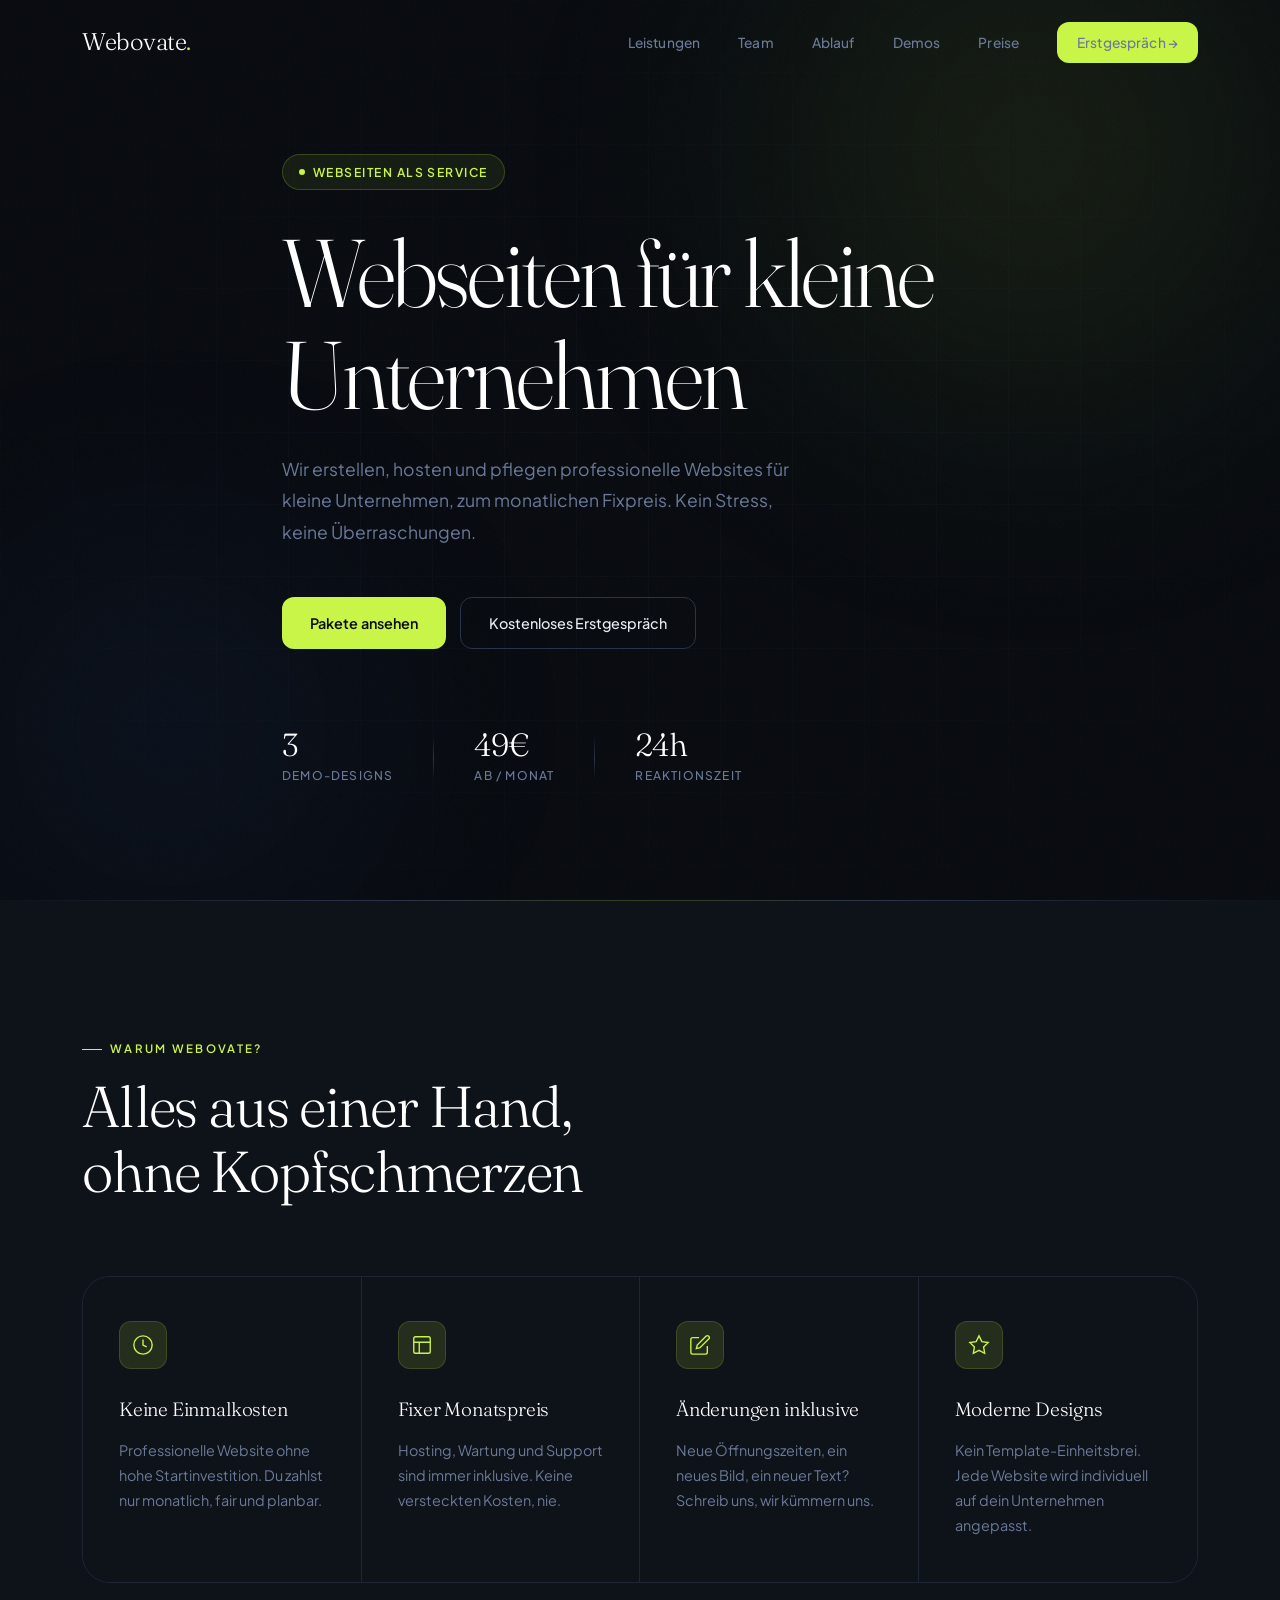
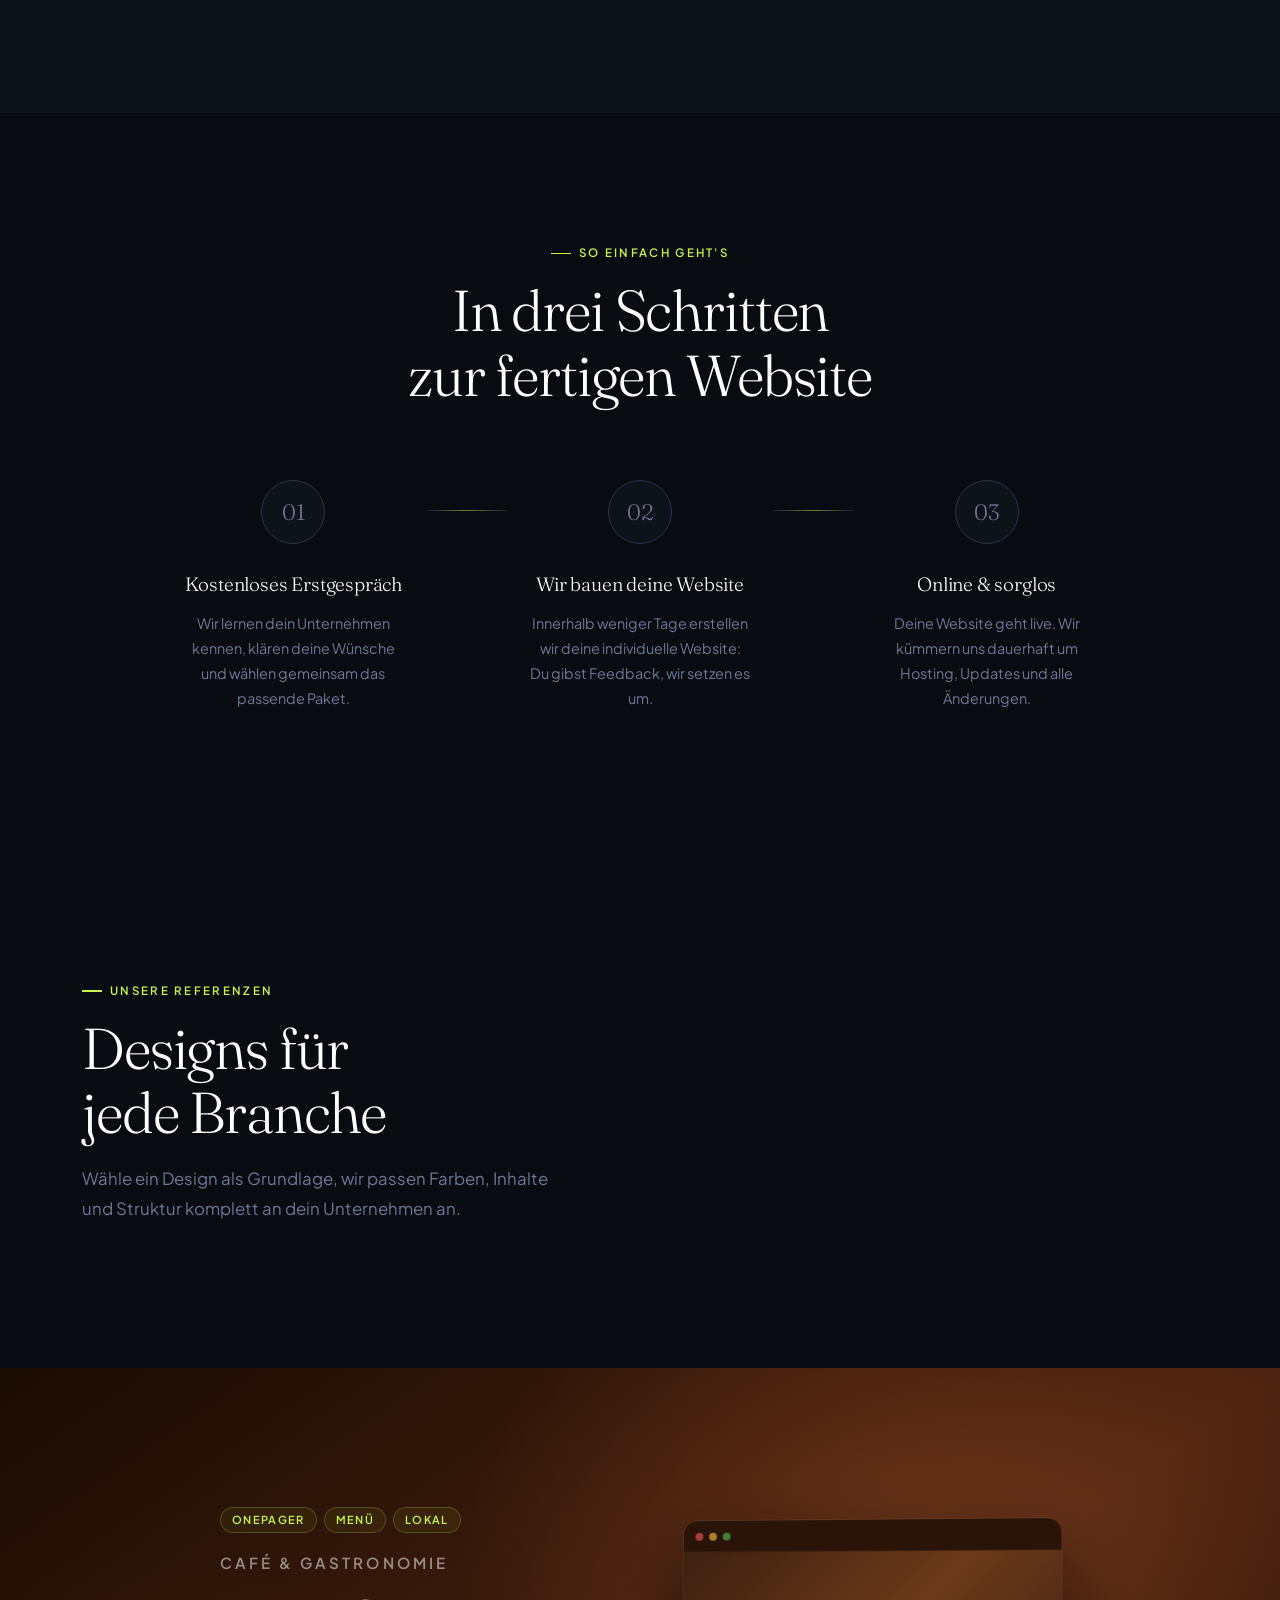
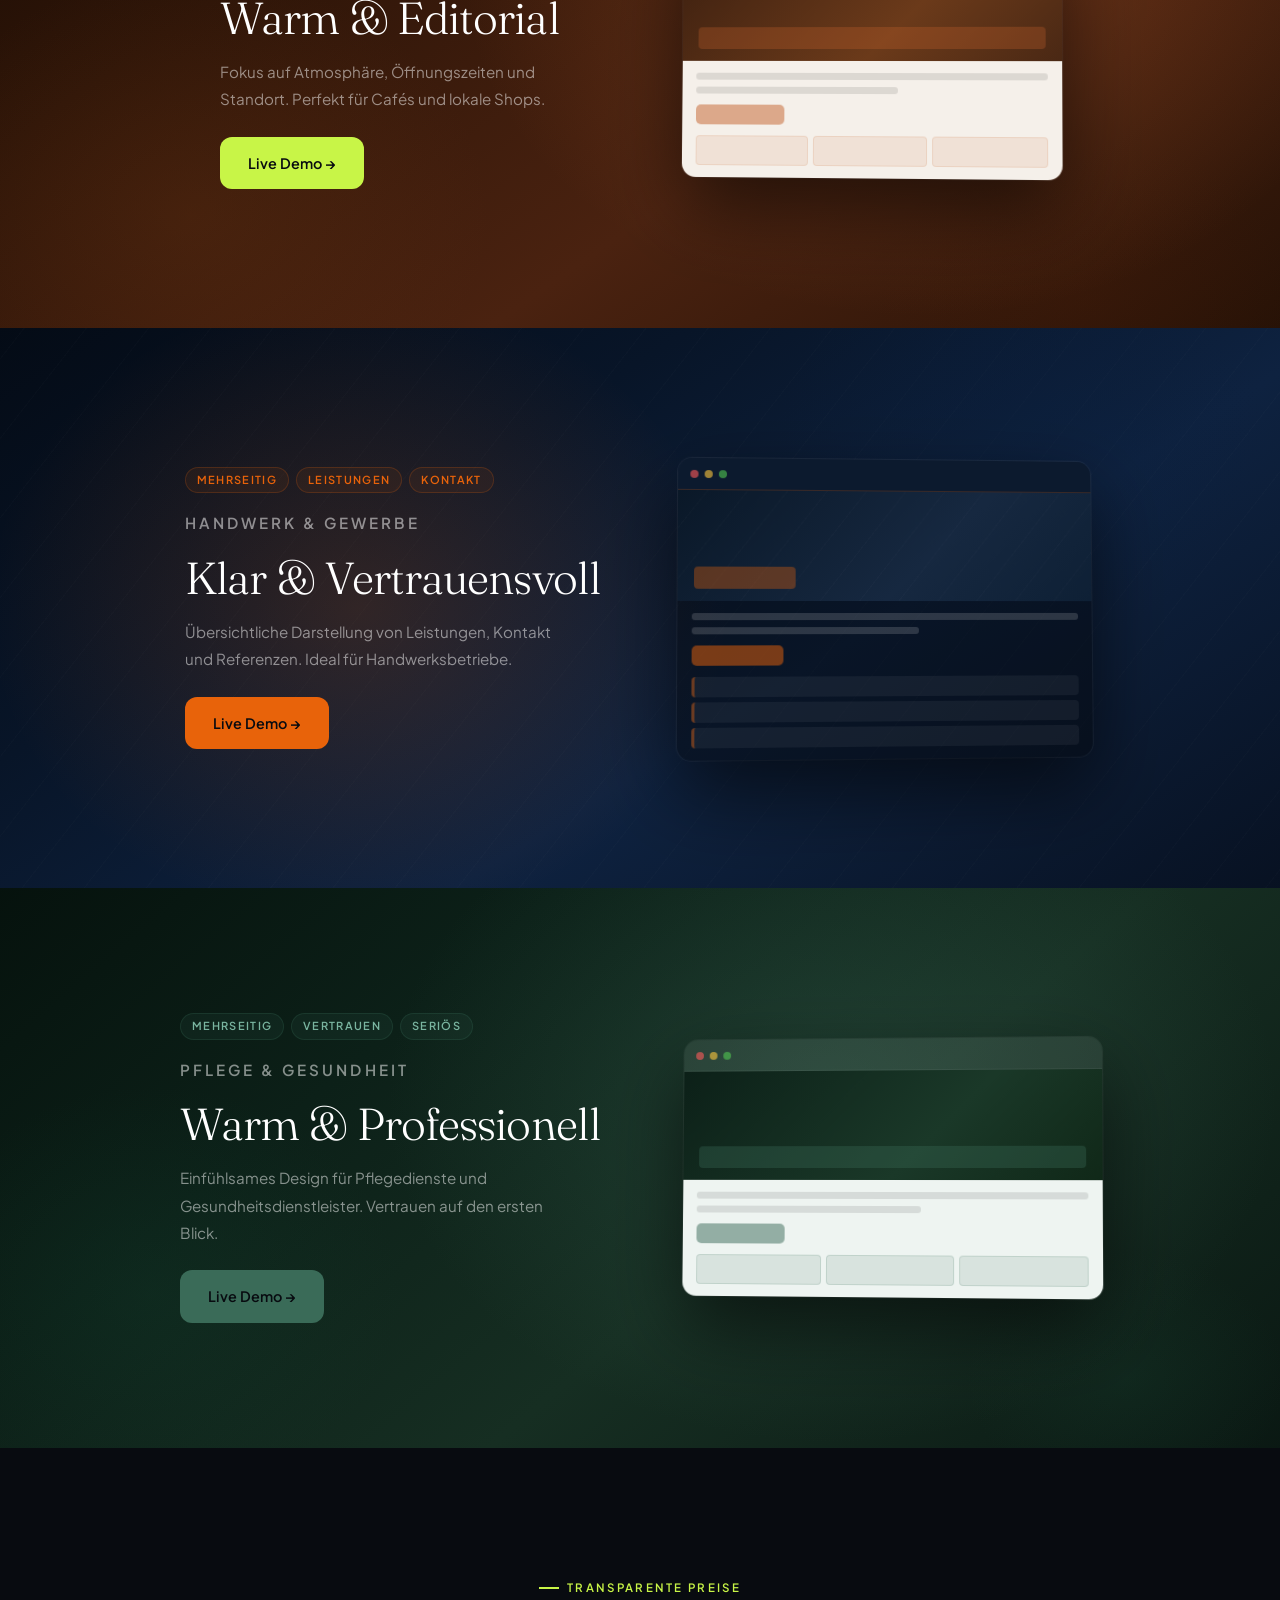
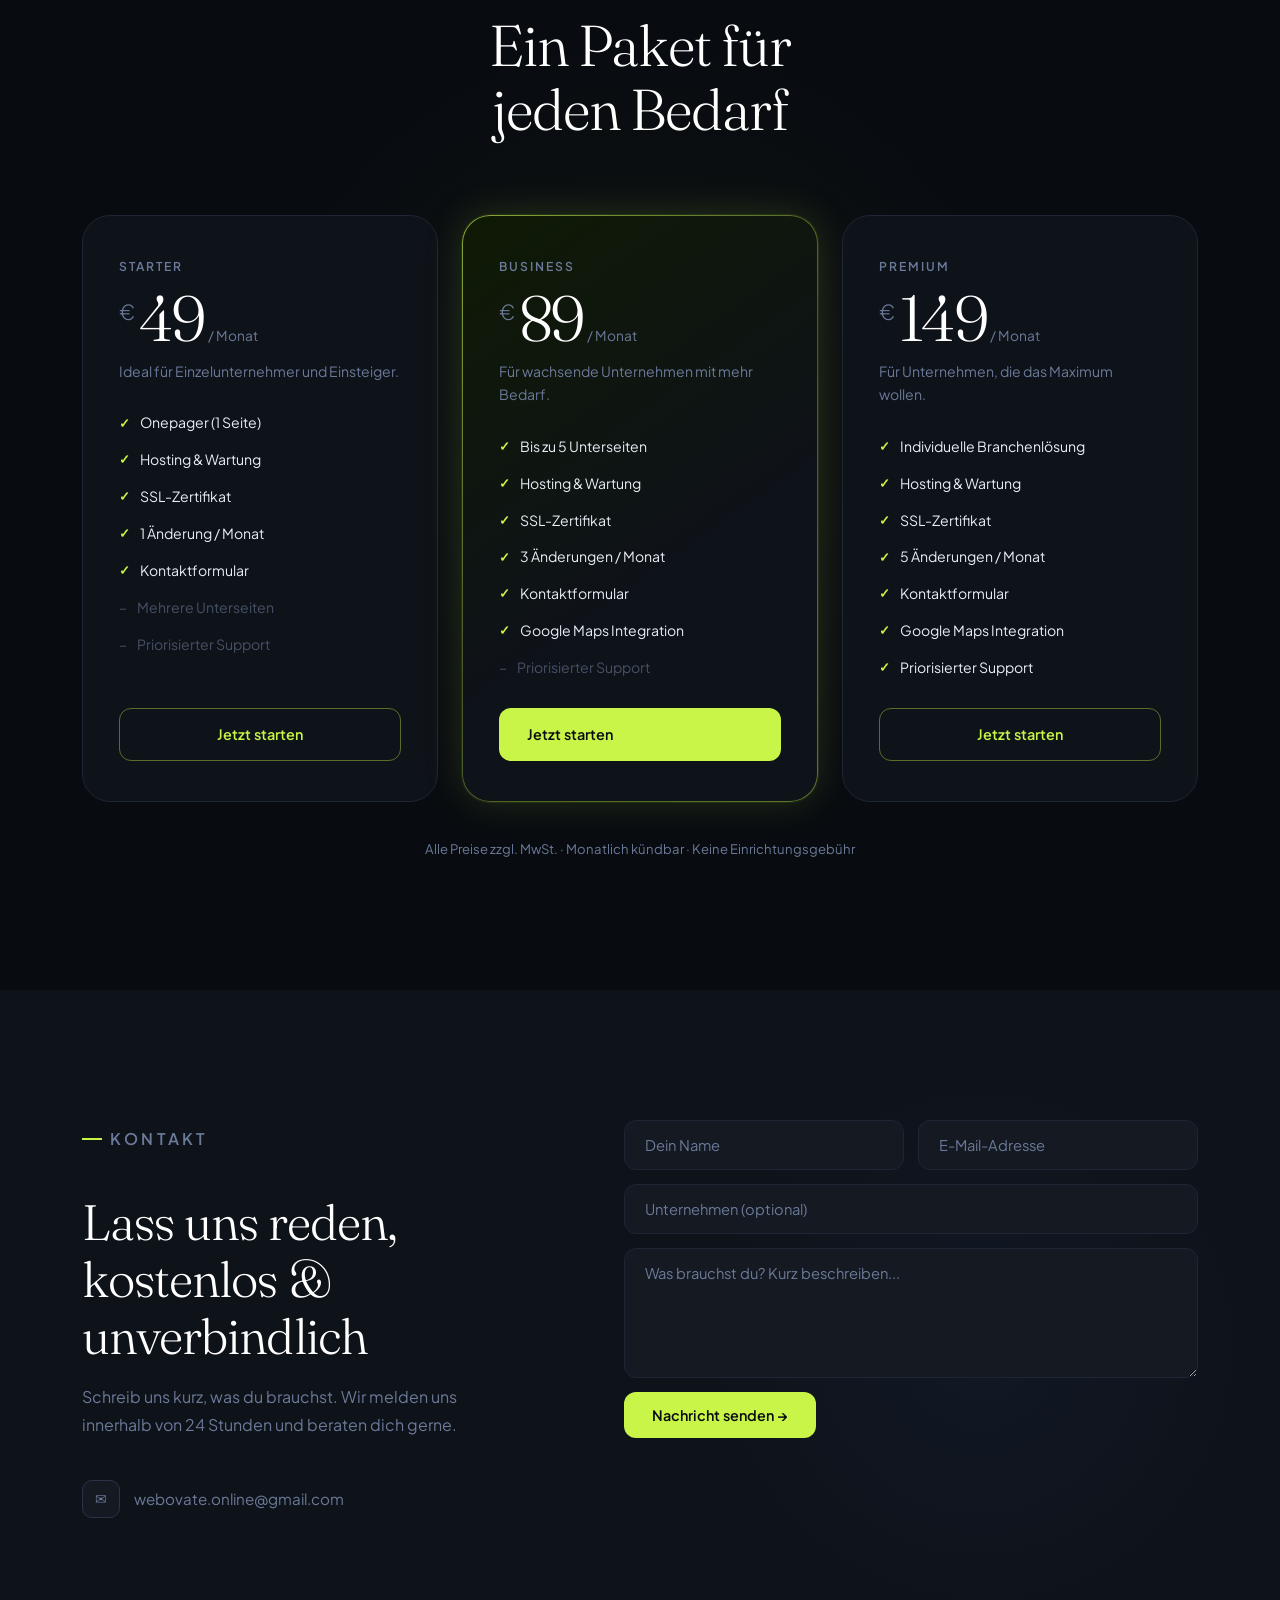
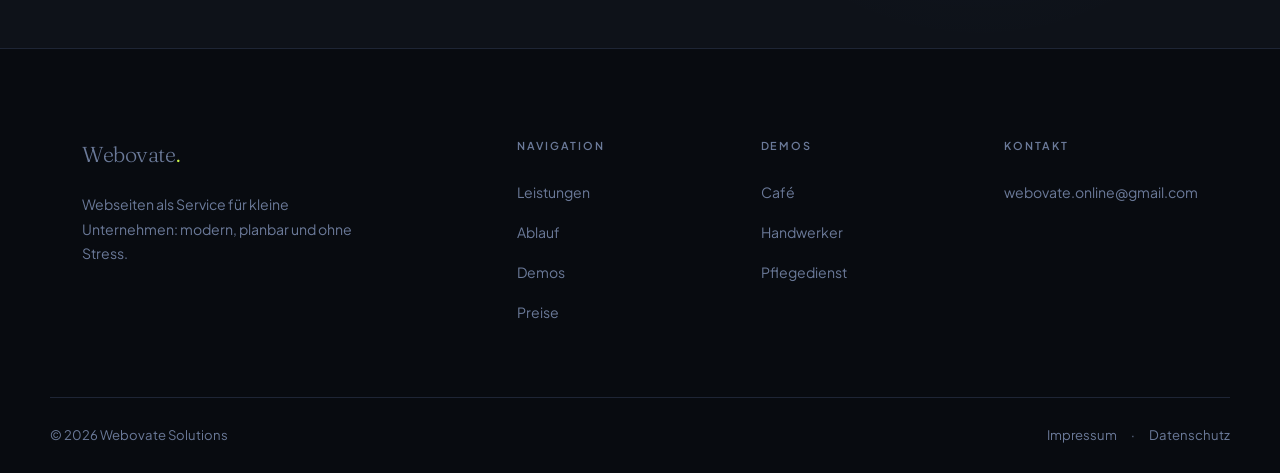
<file: portfolio_ersatz.html>
<!DOCTYPE html>
<html lang="de">

<head>
  <meta charset="UTF-8" />
  <meta name="viewport" content="width=device-width, initial-scale=1.0" />
  <meta name="description" content="Webovate Solutions erstellt, hostet und pflegt moderne Webseiten für kleine Unternehmen – zum monatlichen Fixpreis. Einfach, zuverlässig und ohne Stress.">

  <title><title>Webseiten für kleine Unternehmen | Webovate Solutions</title></title>
  <link rel="stylesheet" href="style.css" />
  <link rel="preconnect" href="https://fonts.googleapis.com">
  <link rel="preconnect" href="https://fonts.gstatic.com" crossorigin>
  <link href="https://fonts.googleapis.com/css2?family=Fraunces:ital,opsz,wght@0,9..144,300;0,9..144,400;1,9..144,300;1,9..144,400&family=Plus+Jakarta+Sans:wght@300;400;500;600&display=swap" rel="stylesheet">

</head>

<body>

  <!-- HEADER -->
  <header class="header" id="header">
    <div class="container nav">
      <a href="#" class="logo">Webovate<span class="logo-dot">.</span></a>
      <nav class="nav-links">
        <a href="#services">Leistungen</a>
        <a href="team.html">Team</a>
        <a href="#process">Ablauf</a>
        <a href="#prototypes">Demos</a>
        <a href="#pricing">Preise</a>
        <a href="#contact" class="btn-nav">Erstgespräch →</a>
      </nav>
      <button class="nav-burger" id="burger" aria-label="Menü">
        <span></span><span></span><span></span>
      </button>
    </div>
  </header>

  <!-- HERO -->
  <section class="hero">
    <div class="hero-orb hero-orb-1"></div>
    <div class="hero-orb hero-orb-2"></div>
    <div class="hero-noise"></div>
    <div class="container hero-content">
      <div class="hero-badge">Webseiten als Service</div>
      <h1>Webseiten für kleine Unternehmen</h1>
      <p class="hero-sub">
        Wir erstellen, hosten und pflegen professionelle Websites für kleine Unternehmen,
        zum monatlichen Fixpreis. Kein Stress, keine Überraschungen.
      </p>
      <div class="hero-buttons">
        <a href="#pricing" class="btn-primary">Pakete ansehen</a>
        <a href="#contact" class="btn-ghost js-open-contact">Kostenloses Erstgespräch</a>
      </div>
      <div class="hero-stats">
        <div class="stat">
          <span class="stat-num">3</span>
          <span class="stat-label">Demo-Designs</span>
        </div>
        <div class="stat-divider"></div>
        <div class="stat">
          <span class="stat-num">49€</span>
          <span class="stat-label">ab / Monat</span>
        </div>
        <div class="stat-divider"></div>
        <div class="stat">
          <span class="stat-num">24h</span>
          <span class="stat-label">Reaktionszeit</span>
        </div>
      </div>
    </div>
  </section>

  <!-- SERVICES -->
  <section id="services" class="section services-section reveal">
    <div class="container">
      <div class="section-header">
        <p class="section-eyebrow">Warum Webovate?</p>
        <h2>Alles aus einer Hand,<br>ohne Kopfschmerzen</h2>
      </div>
      <div class="services-grid stagger-parent">
        <div class="service-card stagger-item">
          <div class="service-icon">
            <svg width="22" height="22" viewBox="0 0 24 24" fill="none" stroke="currentColor" stroke-width="1.5"><circle cx="12" cy="12" r="10"/><path d="M12 6v6l4 2"/></svg>
          </div>
          <h3>Keine Einmalkosten</h3>
          <p>Professionelle Website ohne hohe Startinvestition. Du zahlst nur monatlich, fair und planbar.</p>
        </div>
        <div class="service-card stagger-item">
          <div class="service-icon">
            <svg width="22" height="22" viewBox="0 0 24 24" fill="none" stroke="currentColor" stroke-width="1.5"><rect x="3" y="3" width="18" height="18" rx="2"/><path d="M3 9h18M9 21V9"/></svg>
          </div>
          <h3>Fixer Monatspreis</h3>
          <p>Hosting, Wartung und Support sind immer inklusive. Keine versteckten Kosten, nie.</p>
        </div>
        <div class="service-card stagger-item">
          <div class="service-icon">
            <svg width="22" height="22" viewBox="0 0 24 24" fill="none" stroke="currentColor" stroke-width="1.5"><path d="M11 4H4a2 2 0 0 0-2 2v14a2 2 0 0 0 2 2h14a2 2 0 0 0 2-2v-7"/><path d="M18.5 2.5a2.121 2.121 0 0 1 3 3L12 15l-4 1 1-4 9.5-9.5z"/></svg>
          </div>
          <h3>Änderungen inklusive</h3>
          <p>Neue Öffnungszeiten, ein neues Bild, ein neuer Text? Schreib uns, wir kümmern uns.</p>
        </div>
        <div class="service-card stagger-item">
          <div class="service-icon">
           <!----> <svg width="22" height="22" viewBox="0 0 24 24" fill="none" stroke="currentColor" stroke-width="1.5"><polygon points="12 2 15.09 8.26 22 9.27 17 14.14 18.18 21.02 12 17.77 5.82 21.02 7 14.14 2 9.27 8.91 8.26 12 2"/></svg>
          </div>
          <h3>Moderne Designs</h3>
          <p>Kein Template-Einheitsbrei. Jede Website wird individuell auf dein Unternehmen angepasst.</p>
        </div>
      </div>
    </div>
  </section>

  <!-- PROCESS -->
  <section id="process" class="section process-section reveal">
    <div class="container">
      <div class="section-header centered">
        <p class="section-eyebrow">So einfach geht's</p>
        <h2>In drei Schritten<br>zur fertigen Website</h2>
      </div>
      <div class="process-steps">
        <div class="process-step">
          <div class="step-number">01</div>
          <div class="step-content">
            <h3>Kostenloses Erstgespräch</h3>
            <p>Wir lernen dein Unternehmen kennen, klären deine Wünsche und wählen gemeinsam das passende Paket.</p>
          </div>
        </div>
        <div class="process-connector"></div>
        <div class="process-step">
          <div class="step-number">02</div>
          <div class="step-content">
            <h3>Wir bauen deine Website</h3>
            <p>Innerhalb weniger Tage erstellen wir deine individuelle Website: Du gibst Feedback, wir setzen es um.</p>
          </div>
        </div>
        <div class="process-connector"></div>
        <div class="process-step">
          <div class="step-number">03</div>
          <div class="step-content">
            <h3>Online & sorglos</h3>
            <p>Deine Website geht live. Wir kümmern uns dauerhaft um Hosting, Updates und alle Änderungen.</p>
          </div>
        </div>
      </div>
    </div>
  </section>

  <!-- PROTOTYPES -->
  <section id="prototypes" class="prototypes-section reveal">
    <div class="container">
      <div class="section-header">
        <p class="section-eyebrow">Unsere Referenzen</p>
        <h2>Designs für<br>jede Branche</h2>
        <p class="section-desc">Wähle ein Design als Grundlage, wir passen Farben, Inhalte und Struktur komplett an dein Unternehmen an.</p>
      </div>
    </div>

    <!-- Panel 1: Café -->
    <div class="demo-scene demo-scene--cafe">
      <div class="demo-scene-bg" data-parallax="0.38"></div>
      <div class="container demo-scene-inner">
        <div class="demo-scene-info">
          <div class="demo-scene-tags"><span>Onepager</span><span>Menü</span><span>Lokal</span></div>
          <p class="demo-scene-category">Café & Gastronomie</p>
          <h3>Warm &amp; Editorial</h3>
          <p>Fokus auf Atmosphäre, Öffnungszeiten und Standort. Perfekt für Cafés und lokale Shops.</p>
          <div class="demo-scene-actions">
            <a href="demos/cafe/cafe.html" target="_blank" rel="noopener" class="btn-primary">Live Demo →</a>
          </div>
        </div>
        <div class="demo-scene-preview">
          <div class="scene-mock scene-mock--cafe">
            <div class="sm-bar"></div>
            <div class="sm-hero sm-hero--warm"></div>
            <div class="sm-content">
              <div class="sm-line"></div>
              <div class="sm-line sm-line--short"></div>
              <div class="sm-btn sm-btn--terra"></div>
              <div class="sm-grid">
                <div class="sm-block"></div>
                <div class="sm-block"></div>
                <div class="sm-block"></div>
              </div>
            </div>
          </div>
        </div>
      </div>
    </div>

    <!-- Panel 2: Handwerk -->
    <div class="demo-scene demo-scene--handwerk demo-scene--flip">
      <div class="demo-scene-bg" data-parallax="0.30"></div>
      <div class="container demo-scene-inner">
        <div class="demo-scene-preview">
          <div class="scene-mock scene-mock--handwerk">
            <div class="sm-bar sm-bar--dark"></div>
            <div class="sm-hero sm-hero--navy"></div>
            <div class="sm-content">
              <div class="sm-line sm-line--light"></div>
              <div class="sm-line sm-line--light sm-line--short"></div>
              <div class="sm-btn sm-btn--orange"></div>
              <div class="sm-cards">
                <div class="sm-card"></div>
                <div class="sm-card"></div>
                <div class="sm-card"></div>
              </div>
            </div>
          </div>
        </div>
        <div class="demo-scene-info">
          <div class="demo-scene-tags demo-scene-tags--orange"><span>Mehrseitig</span><span>Leistungen</span><span>Kontakt</span></div>
          <p class="demo-scene-category">Handwerk &amp; Gewerbe</p>
          <h3>Klar &amp; Vertrauensvoll</h3>
          <p>Übersichtliche Darstellung von Leistungen, Kontakt und Referenzen. Ideal für Handwerksbetriebe.</p>
          <div class="demo-scene-actions">
            <a href="demos/handwerker/handwerker.html" target="_blank" rel="noopener" class="btn-primary btn-primary--orange">Live Demo →</a>
          </div>
        </div>
      </div>
    </div>

    <!-- Panel 3: Pflege -->
    <div class="demo-scene demo-scene--pflege">
      <div class="demo-scene-bg" data-parallax="0.42"></div>
      <div class="container demo-scene-inner">
        <div class="demo-scene-info">
          <div class="demo-scene-tags demo-scene-tags--sage"><span>Mehrseitig</span><span>Vertrauen</span><span>Seriös</span></div>
          <p class="demo-scene-category">Pflege &amp; Gesundheit</p>
          <h3>Warm &amp; Professionell</h3>
          <p>Einfühlsames Design für Pflegedienste und Gesundheitsdienstleister. Vertrauen auf den ersten Blick.</p>
          <div class="demo-scene-actions">
            <a href="demos/pflege/pflege.html" target="_blank" rel="noopener" class="btn-primary btn-primary--sage">Live Demo →</a>
          </div>
        </div>
        <div class="demo-scene-preview">
          <div class="scene-mock scene-mock--pflege">
            <div class="sm-bar"></div>
            <div class="sm-hero sm-hero--sage"></div>
            <div class="sm-content">
              <div class="sm-line"></div>
              <div class="sm-line sm-line--short"></div>
              <div class="sm-btn sm-btn--sage"></div>
              <div class="sm-grid">
                <div class="sm-block sm-block--sage"></div>
                <div class="sm-block sm-block--sage"></div>
                <div class="sm-block sm-block--sage"></div>
              </div>
            </div>
          </div>
        </div>
      </div>
    </div>
  </section>

  <!-- PRICING -->
  <section id="pricing" class="section pricing-section reveal">
    <div class="container">
      <div class="section-header centered">
        <p class="section-eyebrow">Transparente Preise</p>
        <h2>Ein Paket für<br>jeden Bedarf</h2>
      </div>
      <div class="pricing-grid">
        <div class="price-card">
          <div class="price-card-top">
            <p class="price-name">Starter</p>
            <div class="price-amount">
              <span class="price-currency">€</span>
              <span class="price-num">49</span>
              <span class="price-period">/ Monat</span>
            </div>
            <p class="price-desc">Ideal für Einzelunternehmer und Einsteiger.</p>
          </div>
          <ul class="price-features">
            <li><span class="check">✓</span> Onepager (1 Seite)</li>
            <li><span class="check">✓</span> Hosting & Wartung</li>
            <li><span class="check">✓</span> SSL-Zertifikat</li>
            <li><span class="check">✓</span> 1 Änderung / Monat</li>
            <li><span class="check">✓</span> Kontaktformular</li>
            <li class="muted"><span>–</span> Mehrere Unterseiten</li>
            <li class="muted"><span>–</span> Priorisierter Support</li>
          </ul>
          <a href="#contact" class="btn-outline js-open-contact" data-package="Starter">Jetzt starten</a>
        </div>
        <div class="price-card featured">
         <!-- <div class="price-badge">Beliebteste Wahl</div> -->
          <div class="price-card-top">
            <p class="price-name">Business</p>
            <div class="price-amount">
              <span class="price-currency">€</span>
              <span class="price-num">89</span>
              <span class="price-period">/ Monat</span>
            </div>
            <p class="price-desc">Für wachsende Unternehmen mit mehr Bedarf.</p>
          </div>
          <ul class="price-features">
            <li><span class="check">✓</span> Bis zu 5 Unterseiten</li>
            <li><span class="check">✓</span> Hosting & Wartung</li>
            <li><span class="check">✓</span> SSL-Zertifikat</li>
            <li><span class="check">✓</span> 3 Änderungen / Monat</li>
            <li><span class="check">✓</span> Kontaktformular</li>
            <li><span class="check">✓</span> Google Maps Integration</li>
            <li class="muted"><span>–</span> Priorisierter Support</li>
          </ul>
          <a href="#contact" class="btn-primary js-open-contact" data-package="Buisiness">Jetzt starten</a>
        </div>
        <div class="price-card">
          <div class="price-card-top">
            <p class="price-name">Premium</p>
            <div class="price-amount">
              <span class="price-currency">€</span>
              <span class="price-num">149</span>
              <span class="price-period">/ Monat</span>
            </div>
            <p class="price-desc">Für Unternehmen, die das Maximum wollen.</p>
          </div>
          <ul class="price-features">
            <li><span class="check">✓</span> Individuelle Branchenlösung</li>
            <li><span class="check">✓</span> Hosting & Wartung</li>
            <li><span class="check">✓</span> SSL-Zertifikat</li>
            <li><span class="check">✓</span> 5 Änderungen / Monat</li>
            <li><span class="check">✓</span> Kontaktformular</li>
            <li><span class="check">✓</span> Google Maps Integration</li>
            <li><span class="check">✓</span> Priorisierter Support</li>
          </ul>
          <a href="#contact" class="btn-outline js-open-contact" data-package="Premium">Jetzt starten</a>
        </div>
      </div>
      <p class="pricing-note">Alle Preise zzgl. MwSt. · Monatlich kündbar · Keine Einrichtungsgebühr</p>
    </div>
  </section>

  <!-- CONTACT -->
  <section id="contact" class="section contact-section reveal">
    <div class="container contact-grid">
      <div class="contact-text">
        <p class="section-eyebrow">Kontakt</p>
        <h2>Lass uns reden,<br>kostenlos &amp; unverbindlich</h2>
        <p>Schreib uns kurz, was du brauchst. Wir melden uns innerhalb von 24 Stunden und beraten dich gerne.</p>
        <div class="contact-details">
          <a href="mailto:webovate.online@gmail.com" class="contact-detail">
            <span class="detail-icon">✉</span> webovate.online@gmail.com
          </a>
        </div>
      </div>
      <form action="https://formspree.io/f/xeeoowbk" method="POST" class="contact-form">
        <div class="form-row">
          <input type="text" name="name" placeholder="Dein Name" required />
          <input type="email" name="email" placeholder="E-Mail-Adresse" required />
        </div>
        <input type="text" name="company" placeholder="Unternehmen (optional)" />
        <textarea name="message" placeholder="Was brauchst du? Kurz beschreiben..." rows="5" required></textarea>
        <input type="hidden" name="_subject" value="Neue Anfrage über Webovate" />
        <input type="hidden" name="_next" value="danke.html" />
        <button type="submit" class="btn-primary">Nachricht senden →</button>
      </form>
    </div>
  </section>

  <!-- FOOTER -->
  <footer class="footer">
    <div class="container footer-grid">
      <div class="footer-brand">
        <a href="#" class="logo footer-logo-text">Webovate<span class="logo-dot">.</span></a>
        <p>Webseiten als Service für kleine Unternehmen: modern, planbar und ohne Stress.</p>
      </div>
      <div class="footer-col">
        <p class="footer-title">Navigation</p>
        <ul class="footer-links">
          <li><a href="#services">Leistungen</a></li>
          <li><a href="#process">Ablauf</a></li>
          <li><a href="#prototypes">Demos</a></li>
          <li><a href="#pricing">Preise</a></li>
        </ul>
      </div>
      <div class="footer-col">
        <p class="footer-title">Demos</p>
        <ul class="footer-links">
          <li><a href="demos/cafe/cafe.html" target="_blank" rel="noopener">Café</a></li>
          <li><a href="demos/handwerker/handwerker.html" target="_blank" rel="noopener">Handwerker</a></li>
          <li><a href="demos/pflege/pflege.html" target="_blank" rel="noopener">Pflegedienst</a></li>
        </ul>
      </div>
      <div class="footer-col">
        <p class="footer-title">Kontakt</p>
        <ul class="footer-links">
          <li><a href="mailto:webovate.online@gmail.com">webovate.online@gmail.com</a></li>
        </ul>
      </div>
    </div>
    <div class="container footer-bottom">
      <p>© 2026 Webovate Solutions</p>
      <div class="footer-legal">
        <a href="impressum.html">Impressum</a>
        <span>·</span>
        <a href="datenschutz.html">Datenschutz</a>
      </div>
    </div>
  </footer>

  <!-- STYLE PICKER MODAL -->
  <div class="modal" id="stylePickerModal" aria-hidden="true">
    <div class="modal-overlay" id="stylePickerOverlay"></div>
    <div class="modal-dialog style-picker-dialog" role="dialog" aria-modal="true">
      <button class="modal-close" id="stylePickerClose" aria-label="Schließen">×</button>
      <h2>Design wählen</h2>
      <p class="modal-sub">Welcher Stil gefällt dir am besten? Wir passen ihn komplett an dein Unternehmen an.</p>
      <div class="style-picker-grid">
        <button class="style-option" data-style="Café & Gastronomie">
          <div class="style-option-preview style-preview--cafe"></div>
          <div class="style-option-info">
            <strong>Café & Gastronomie</strong>
            <span>Warm &amp; Editorial</span>
          </div>
        </button>
        <button class="style-option" data-style="Handwerk & Gewerbe">
          <div class="style-option-preview style-preview--handwerk"></div>
          <div class="style-option-info">
            <strong>Handwerk & Gewerbe</strong>
            <span>Klar &amp; Vertrauensvoll</span>
          </div>
        </button>
        <button class="style-option" data-style="Pflege & Gesundheit">
          <div class="style-option-preview style-preview--pflege"></div>
          <div class="style-option-info">
            <strong>Pflege & Gesundheit</strong>
            <span>Warm &amp; Professionell</span>
          </div>
      </div>
    </div>
  </div>

  <!-- CONTACT MODAL -->
  <div class="modal" id="contactModal" aria-hidden="true">
    <div class="modal-overlay js-close-contact"></div>
    <div class="modal-dialog" role="dialog" aria-modal="true">
      <button class="modal-close js-close-contact" aria-label="Schließen">×</button>
      <h2>Kostenloses Erstgespräch</h2>
      <p class="modal-sub">Schreib uns kurz, was du brauchst. Wir melden uns zeitnah.</p>
      <form action="https://formspree.io/f/xeeoowbk" method="POST" class="modal-form">
        <input type="text" name="name" placeholder="Name" required />
        <input type="email" name="email" placeholder="E-Mail" required />
        <textarea name="message" placeholder="Kurz beschreiben, was du brauchst" rows="4" required></textarea>
        <input type="hidden" name="_subject" value="Neue Anfrage über Webovate" />
        <input type="hidden" name="_next" value="danke.html">
        <button type="submit" class="btn-primary">Absenden →</button>
      </form>
    </div>
  </div>

<script>
// Warte bis das gesamte HTML geladen ist, bevor das Script ausgeführt wird
document.addEventListener("DOMContentLoaded", () => {

  /* =========================================
     HEADER SCROLL EFFECT
  ========================================= */

  // Header-Element aus dem DOM holen
  const header = document.querySelector(".header");

  // Bei jedem Scroll-Ereignis prüfen wie weit der Nutzer gescrollt hat
  window.addEventListener("scroll", () => {
    // Sicherheitscheck: falls kein Header gefunden wurde, abbrechen
    if (!header) return;

    // Ab 20px Scroll-Tiefe bekommt der Header die Klasse "scrolled" (für den Blur-Effekt)
    if (window.scrollY > 20) {
      header.classList.add("scrolled");
    } else {
      // Ganz oben angekommen: Klasse wieder entfernen
      header.classList.remove("scrolled");
    }
  });


  /* =========================================
     MOBILE NAVIGATION
  ========================================= */

  // Burger-Button und das Nav-Menü aus dem DOM holen
  const burger = document.querySelector(".nav-burger");
  const navLinks = document.querySelector(".nav-links");

  // Nur weitermachen wenn beide Elemente existieren
  if (burger && navLinks) {

    // Klick auf Burger-Button: Menü ein- oder ausblenden
    burger.addEventListener("click", () => {
      navLinks.classList.toggle("open");
    });

    // Jeden Link im Menü finden und beim Klick das Menü schließen
    document.querySelectorAll(".nav-links a").forEach(link => {
      link.addEventListener("click", () => {
        navLinks.classList.remove("open");
      });
    });
  }


  /* =========================================
     SCROLL REVEAL (OPTIMIERT)
  ========================================= */

  // Alle Elemente sammeln die beim Scrollen eingeblendet werden sollen
  const revealElements = document.querySelectorAll(".reveal, .stagger-item");

  const revealOnScroll = () => {
    // Auslöse-Grenze: 85% der Fensterhöhe vom oberen Rand
    const triggerBottom = window.innerHeight * 0.85;

    revealElements.forEach((el, index) => {
      // Position des Elements relativ zum sichtbaren Bereich ermitteln
      const rect = el.getBoundingClientRect();

      // Nur einblenden wenn das Element noch nicht sichtbar ist UND in den Auslösebereich kommt
      if (!el.classList.contains("revealed") && rect.top < triggerBottom) {
        // Leichte Verzögerung pro Element für einen gestaffelten Einblende-Effekt
        setTimeout(() => {
          el.classList.add("revealed");
        }, index * 80);
      }
    });
  };

  // Beim Scrollen und einmalig beim Laden prüfen
  window.addEventListener("scroll", revealOnScroll);
  revealOnScroll();


  /* =========================================
     MODALS
  ========================================= */

  // Beide Modal-Elemente und das Textarea im Kontaktformular holen
  const contactModal = document.getElementById("contactModal");
  const styleModal   = document.getElementById("stylePickerModal");
  const textarea     = contactModal ? contactModal.querySelector("textarea") : null;

  // Speichert das gewählte Paket zwischen den beiden Modal-Schritten
  let pendingPackage = "";

  // Kontaktformular öffnen und Paket + Design-Stil ins Textfeld eintragen
  function openContact(selectedPackage, selectedStyle) {
    if (textarea) {
      textarea.value = `Paket: ${selectedPackage}\nDesign-Stil: ${selectedStyle}`;
    }
    if (contactModal) contactModal.classList.add("open");
  }

  // Style Picker schließen
  function closeStylePicker() {
    if (styleModal) styleModal.classList.remove("open");
  }

  // Kontaktformular schließen
  function closeContact() {
    if (contactModal) contactModal.classList.remove("open");
  }

  // Preispaket-Buttons (haben data-package): öffnen zuerst den Style Picker
  document.querySelectorAll(".js-open-contact[data-package]").forEach(btn => {
    btn.addEventListener("click", (e) => {
      // Verhindert, dass der Link zur #contact Sektion springt
      e.preventDefault();
      // Gewähltes Paket zwischenspeichern für den nächsten Schritt
      pendingPackage = btn.getAttribute("data-package");
      // Style Picker Modal öffnen
      if (styleModal) styleModal.classList.add("open");
    });
  });

  // Alle anderen Buttons ohne data-package (z.B. "Kostenloses Erstgespräch"): öffnen direkt das Kontaktformular
  document.querySelectorAll(".js-open-contact:not([data-package])").forEach(btn => {
    btn.addEventListener("click", (e) => {
      e.preventDefault();
      // Textfeld leeren, da kein Paket vorausgewählt wurde
      if (textarea) textarea.value = "";
      if (contactModal) contactModal.classList.add("open");
    });
  });

  // Klick auf eine Design-Kachel im Style Picker
  document.querySelectorAll(".style-option").forEach(btn => {
    btn.addEventListener("click", () => {
      // Gewählten Stil aus dem data-style Attribut lesen
      const selectedStyle = btn.getAttribute("data-style");
      // Style Picker schließen und danach Kontaktformular mit den Daten öffnen
      closeStylePicker();
      openContact(pendingPackage, selectedStyle);
    });
  });

  // X-Button und Overlay des Style Pickers schließen den Style Picker
  document.getElementById("stylePickerClose").addEventListener("click", closeStylePicker);
  document.getElementById("stylePickerOverlay").addEventListener("click", closeStylePicker);

  // X-Button und Overlay des Kontaktformulars schließen das Kontaktformular
  document.querySelectorAll(".js-close-contact").forEach(btn => {
    btn.addEventListener("click", closeContact);
  });

  // ESC-Taste schließt welches Modal auch immer gerade offen ist
  document.addEventListener("keydown", (e) => {
    if (e.key === "Escape") {
      closeStylePicker();
      closeContact();
    }
  });

});
</script>

</body>
</html>
</file>
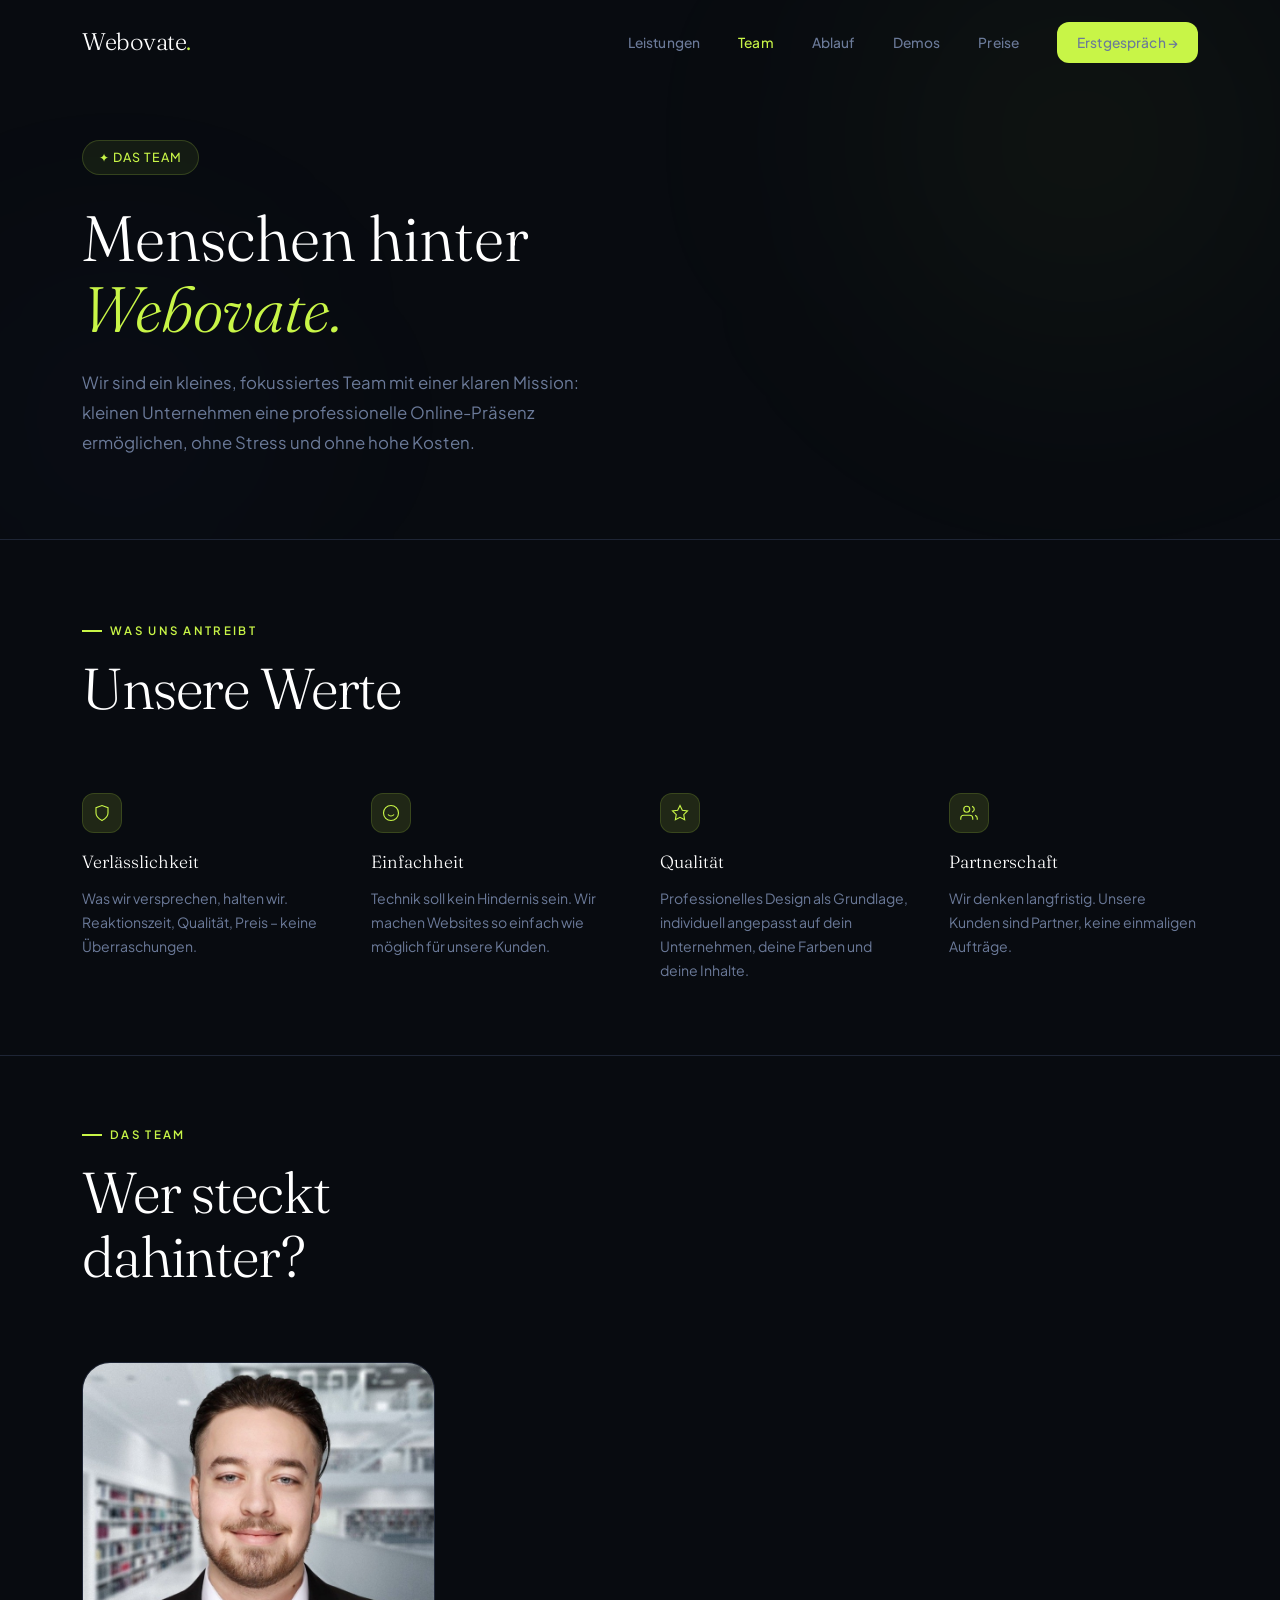
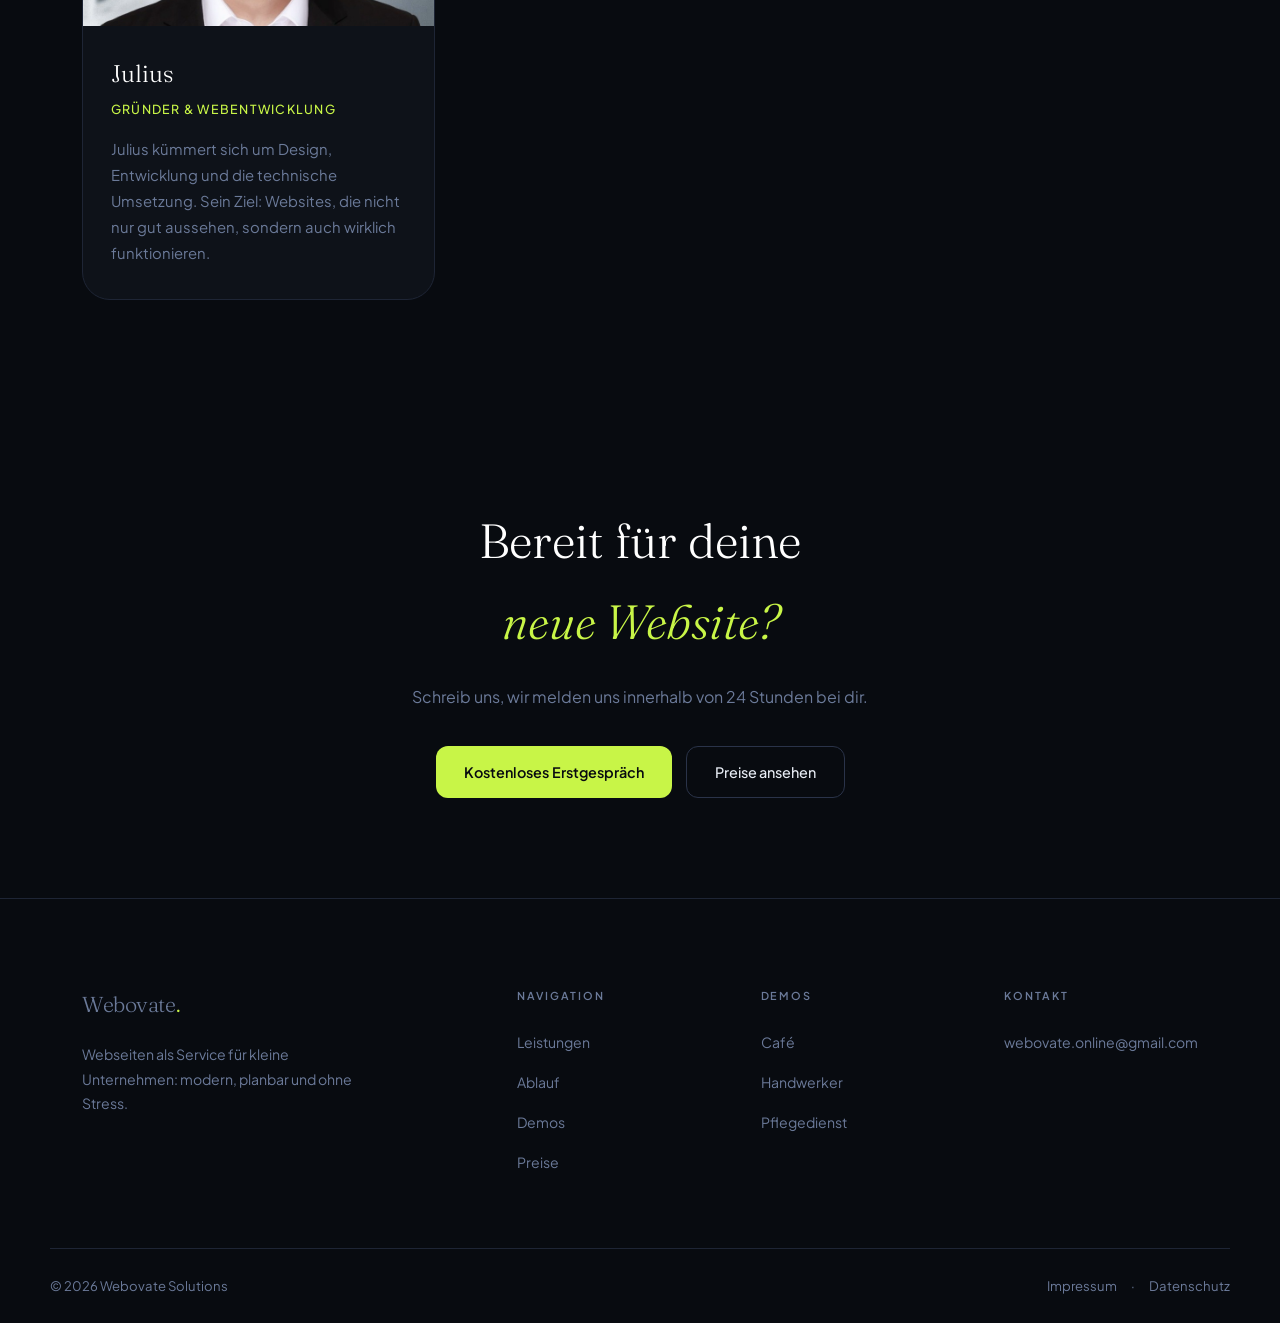
<file: team.html>
<!DOCTYPE html>
<html lang="de">
<head>
  <meta charset="UTF-8" />
  <meta name="viewport" content="width=device-width, initial-scale=1.0" />
  <title>Team – Webovate Solutions</title>
  <link rel="stylesheet" href="style.css" />
  <link rel="preconnect" href="https://fonts.googleapis.com">
  <link rel="preconnect" href="https://fonts.gstatic.com" crossorigin>
  <link href="https://fonts.googleapis.com/css2?family=Fraunces:ital,opsz,wght@0,9..144,300;0,9..144,400;1,9..144,300;1,9..144,400&family=Plus+Jakarta+Sans:wght@300;400;500;600&display=swap" rel="stylesheet">
  <style>

    /* ── Team Hero ── */
    .team-hero {
      padding: 140px 0 80px;
      position: relative;
      overflow: hidden;
    }

    .team-hero-orb {
      position: absolute;
      border-radius: 50%;
      filter: blur(130px);
      pointer-events: none;
    }
    .team-hero-orb-1 {
      width: 600px;
      height: 600px;
      background: radial-gradient(circle, rgba(200,245,71,0.07) 0%, transparent 70%);
      top: -160px;
      right: -100px;
    }
    .team-hero-orb-2 {
      width: 400px;
      height: 400px;
      background: radial-gradient(circle, rgba(100,140,255,0.06) 0%, transparent 70%);
      bottom: -80px;
      left: -80px;
    }

    .team-hero-inner {
      position: relative;
      z-index: 2;
    }

    .team-hero-badge {
      display: inline-flex;
      align-items: center;
      gap: 8px;
      background: rgba(200,245,71,0.07);
      border: 1px solid rgba(200,245,71,0.18);
      border-radius: 100px;
      padding: 6px 16px;
      font-size: 0.78rem;
      font-weight: 500;
      letter-spacing: 0.08em;
      text-transform: uppercase;
      color: var(--clr-accent);
      margin-bottom: 28px;
    }

    .team-hero h1 {
      font-family: var(--font-display);
      font-size: clamp(2.6rem, 6vw, 4rem);
      font-weight: 300;
      line-height: 1.1;
      color: var(--clr-white);
      margin-bottom: 24px;
      max-width: 560px;
    }

    .team-hero h1 em {
      font-style: italic;
      color: var(--clr-accent);
    }

    .team-hero-desc {
      font-size: 1.05rem;
      color: var(--clr-text-muted);
      line-height: 1.8;
      max-width: 520px;
    }

    /* ── Team Grid ── */
    .team-section {
      padding: 60px 0 100px;
    }

    .team-grid {
      display: grid;
      grid-template-columns: repeat(auto-fill, minmax(300px, 1fr));
      gap: 28px;
      margin-top: 56px;
    }

    .team-card {
      background: var(--clr-dark-2);
      border: 1px solid var(--clr-border);
      border-radius: var(--radius-xl);
      overflow: hidden;
      transition: border-color var(--transition), transform var(--transition);
    }

    .team-card:hover {
      border-color: var(--clr-border-light);
      transform: translateY(-4px);
    }

    .team-card-img {
      width: 100%;
      aspect-ratio: 4 / 3;
      object-fit: cover;
      object-position: center top;
      display: block;
      filter: grayscale(15%);
      transition: filter var(--transition-slow);
    }

    .team-card:hover .team-card-img {
      filter: grayscale(0%);
    }

    .team-card-body {
      padding: 28px 28px 32px;
    }

    .team-card-name {
      font-family: var(--font-display);
      font-size: 1.5rem;
      font-weight: 300;
      color: var(--clr-white);
      margin-bottom: 4px;
    }

    .team-card-role {
      font-size: 0.78rem;
      font-weight: 500;
      letter-spacing: 0.1em;
      text-transform: uppercase;
      color: var(--clr-accent);
      margin-bottom: 16px;
    }

    .team-card-desc {
      font-size: 0.93rem;
      color: var(--clr-text-muted);
      line-height: 1.75;
    }

    /* ── Values strip ── */
    .team-values {
      padding: 72px 0;
      border-top: 1px solid var(--clr-border);
      border-bottom: 1px solid var(--clr-border);
      margin-bottom: 0;
    }

    .values-grid {
      display: grid;
      grid-template-columns: repeat(auto-fill, minmax(220px, 1fr));
      gap: 40px;
      margin-top: 48px;
    }

    .value-item {
      display: flex;
      flex-direction: column;
      gap: 10px;
    }

    .value-icon {
      width: 40px;
      height: 40px;
      border-radius: var(--radius);
      background: var(--clr-accent-glow);
      border: 1px solid rgba(200,245,71,0.15);
      display: flex;
      align-items: center;
      justify-content: center;
      color: var(--clr-accent);
      margin-bottom: 4px;
    }

    .value-title {
      font-family: var(--font-display);
      font-size: 1.1rem;
      font-weight: 300;
      color: var(--clr-white);
    }

    .value-desc {
      font-size: 0.88rem;
      color: var(--clr-text-muted);
      line-height: 1.7;
    }

    /* ── CTA ── */
    .team-cta {
      padding: 100px 0;
      text-align: center;
    }

    .team-cta h2 {
      font-family: var(--font-display);
      font-size: clamp(2rem, 4.5vw, 3rem);
      font-weight: 300;
      color: var(--clr-white);
      margin-bottom: 20px;
    }

    .team-cta h2 em {
      font-style: italic;
      color: var(--clr-accent);
    }

    .team-cta p {
      font-size: 1rem;
      color: var(--clr-text-muted);
      margin-bottom: 36px;
      max-width: 480px;
      margin-left: auto;
      margin-right: auto;
    }

    .team-cta-actions {
      display: flex;
      gap: 14px;
      justify-content: center;
      flex-wrap: wrap;
    }

  </style>
</head>

<body>

  <!-- HEADER -->
  <header class="header" id="header">
    <div class="container nav">
      <a href="index.html" class="logo">Webovate<span class="logo-dot">.</span></a>
      <nav class="nav-links">
        <a href="index.html#services">Leistungen</a>
        <a href="team.html" style="color: var(--clr-accent);">Team</a>
        <a href="index.html#process">Ablauf</a>
        <a href="index.html#prototypes">Demos</a>
        <a href="index.html#pricing">Preise</a>
        <a href="index.html#contact" class="btn-nav">Erstgespräch →</a>
      </nav>
      <button class="nav-burger" id="burger" aria-label="Menü">
        <span></span><span></span><span></span>
      </button>
    </div>
  </header>

  <!-- TEAM HERO -->
  <section class="team-hero">
    <div class="team-hero-orb team-hero-orb-1"></div>
    <div class="team-hero-orb team-hero-orb-2"></div>
    <div class="container team-hero-inner">
      <div class="team-hero-badge">✦ Das Team</div>
      <h1>Menschen hinter<br><em>Webovate.</em></h1>
      <p class="team-hero-desc">
        Wir sind ein kleines, fokussiertes Team mit einer klaren Mission:
        kleinen Unternehmen eine professionelle Online-Präsenz ermöglichen,
        ohne Stress und ohne hohe Kosten.
      </p>
    </div>
  </section>

  <!-- VALUES -->
  <section class="team-values reveal">
    <div class="container">
      <div class="section-header">
        <p class="section-eyebrow">Was uns antreibt</p>
        <h2>Unsere Werte</h2>
      </div>
      <div class="values-grid stagger-parent">
        <div class="value-item stagger-item">
          <div class="value-icon">
            <svg width="18" height="18" viewBox="0 0 24 24" fill="none" stroke="currentColor" stroke-width="1.5"><path d="M12 22s8-4 8-10V5l-8-3-8 3v7c0 6 8 10 8 10z"/></svg>
          </div>
          <p class="value-title">Verlässlichkeit</p>
          <p class="value-desc">Was wir versprechen, halten wir. Reaktionszeit, Qualität, Preis – keine Überraschungen.</p>
        </div>
        <div class="value-item stagger-item">
          <div class="value-icon">
            <svg width="18" height="18" viewBox="0 0 24 24" fill="none" stroke="currentColor" stroke-width="1.5"><circle cx="12" cy="12" r="10"/><path d="M8 14s1.5 2 4 2 4-2 4-2"/><line x1="9" y1="9" x2="9.01" y2="9"/><line x1="15" y1="9" x2="15.01" y2="9"/></svg>
          </div>
          <p class="value-title">Einfachheit</p>
          <p class="value-desc">Technik soll kein Hindernis sein. Wir machen Websites so einfach wie möglich für unsere Kunden.</p>
        </div>
        <div class="value-item stagger-item">
          <div class="value-icon">
            <svg width="18" height="18" viewBox="0 0 24 24" fill="none" stroke="currentColor" stroke-width="1.5"><polygon points="12 2 15.09 8.26 22 9.27 17 14.14 18.18 21.02 12 17.77 5.82 21.02 7 14.14 2 9.27 8.91 8.26 12 2"/></svg>
          </div>
          <p class="value-title">Qualität</p>
          <p class="value-desc">Professionelles Design als Grundlage, individuell angepasst auf dein Unternehmen, deine Farben und deine Inhalte.</p>
        </div>
        <div class="value-item stagger-item">
          <div class="value-icon">
            <svg width="18" height="18" viewBox="0 0 24 24" fill="none" stroke="currentColor" stroke-width="1.5"><path d="M17 21v-2a4 4 0 0 0-4-4H5a4 4 0 0 0-4 4v2"/><circle cx="9" cy="7" r="4"/><path d="M23 21v-2a4 4 0 0 0-3-3.87"/><path d="M16 3.13a4 4 0 0 1 0 7.75"/></svg>
          </div>
          <p class="value-title">Partnerschaft</p>
          <p class="value-desc">Wir denken langfristig. Unsere Kunden sind Partner, keine einmaligen Aufträge.</p>
        </div>
      </div>
    </div>
  </section>

  <!-- TEAM GRID -->
  <section class="team-section reveal">
    <div class="container">
      <div class="section-header">
        <p class="section-eyebrow">Das Team</p>
        <h2>Wer steckt<br>dahinter?</h2>
      </div>
      <div class="team-grid stagger-parent">

        <!-- Julius -->
        <div class="team-card stagger-item">
          <img src="assets/images/bild_julius.jpeg" alt="Julius – Webovate Solutions" class="team-card-img" />
          <div class="team-card-body">
            <h3 class="team-card-name">Julius</h3>
            <p class="team-card-role">Gründer & Webentwicklung</p>
            <p class="team-card-desc">
              Julius kümmert sich um Design, Entwicklung und die technische Umsetzung.
              Sein Ziel: Websites, die nicht nur gut aussehen, sondern auch wirklich funktionieren.
            </p>
          </div>
        </div>

      </div>
    </div>
  </section>

  <!-- CTA -->
  <section class="team-cta reveal">
    <div class="container">
      <h2>Bereit für deine<br><em>neue Website?</em></h2>
      <p>Schreib uns, wir melden uns innerhalb von 24 Stunden bei dir.</p>
      <div class="team-cta-actions">
        <a href="index.html#contact" class="btn-primary">Kostenloses Erstgespräch</a>
        <a href="index.html#pricing" class="btn-ghost">Preise ansehen</a>
      </div>
    </div>
  </section>

  <!-- FOOTER -->
  <footer class="footer">
    <div class="container footer-grid">
      <div class="footer-brand">
        <a href="index.html" class="logo footer-logo-text">Webovate<span class="logo-dot">.</span></a>
        <p>Webseiten als Service für kleine Unternehmen: modern, planbar und ohne Stress.</p>
      </div>
      <div class="footer-col">
        <p class="footer-title">Navigation</p>
        <ul class="footer-links">
          <li><a href="index.html#services">Leistungen</a></li>
          <li><a href="index.html#process">Ablauf</a></li>
          <li><a href="index.html#prototypes">Demos</a></li>
          <li><a href="index.html#pricing">Preise</a></li>
        </ul>
      </div>
      <div class="footer-col">
        <p class="footer-title">Demos</p>
        <ul class="footer-links">
          <li><a href="demos/cafe/cafe.html" target="_blank" rel="noopener">Café</a></li>
          <li><a href="demos/handwerker/handwerker.html" target="_blank" rel="noopener">Handwerker</a></li>
          <li><a href="demos/pflege/pflege.html" target="_blank" rel="noopener">Pflegedienst</a></li>
        </ul>
      </div>
      <div class="footer-col">
        <p class="footer-title">Kontakt</p>
        <ul class="footer-links">
          <li><a href="mailto:webovate.online@gmail.com">webovate.online@gmail.com</a></li>
        </ul>
      </div>
    </div>
    <div class="container footer-bottom">
      <p>© 2026 Webovate Solutions</p>
      <div class="footer-legal">
        <a href="impressum.html">Impressum</a>
        <span>·</span>
        <a href="datenschutz.html">Datenschutz</a>
      </div>
    </div>
  </footer>

  <script>
    // Header scroll effect
    const header = document.querySelector(".header");
    window.addEventListener("scroll", () => {
      if (!header) return;
      header.classList.toggle("scrolled", window.scrollY > 20);
    });

    // Mobile nav
    const burger = document.querySelector(".nav-burger");
    const navLinks = document.querySelector(".nav-links");
    if (burger && navLinks) {
      burger.addEventListener("click", () => navLinks.classList.toggle("open"));
      document.querySelectorAll(".nav-links a").forEach(link => {
        link.addEventListener("click", () => navLinks.classList.remove("open"));
      });
    }

    // Scroll reveal
    const revealElements = document.querySelectorAll(".reveal, .stagger-item");
    const revealOnScroll = () => {
      const triggerBottom = window.innerHeight * 0.85;
      revealElements.forEach((el, index) => {
        if (!el.classList.contains("revealed") && el.getBoundingClientRect().top < triggerBottom) {
          setTimeout(() => el.classList.add("revealed"), index * 80);
        }
      });
    };
    window.addEventListener("scroll", revealOnScroll);
    revealOnScroll();
  </script>

</body>
</html>
</file>
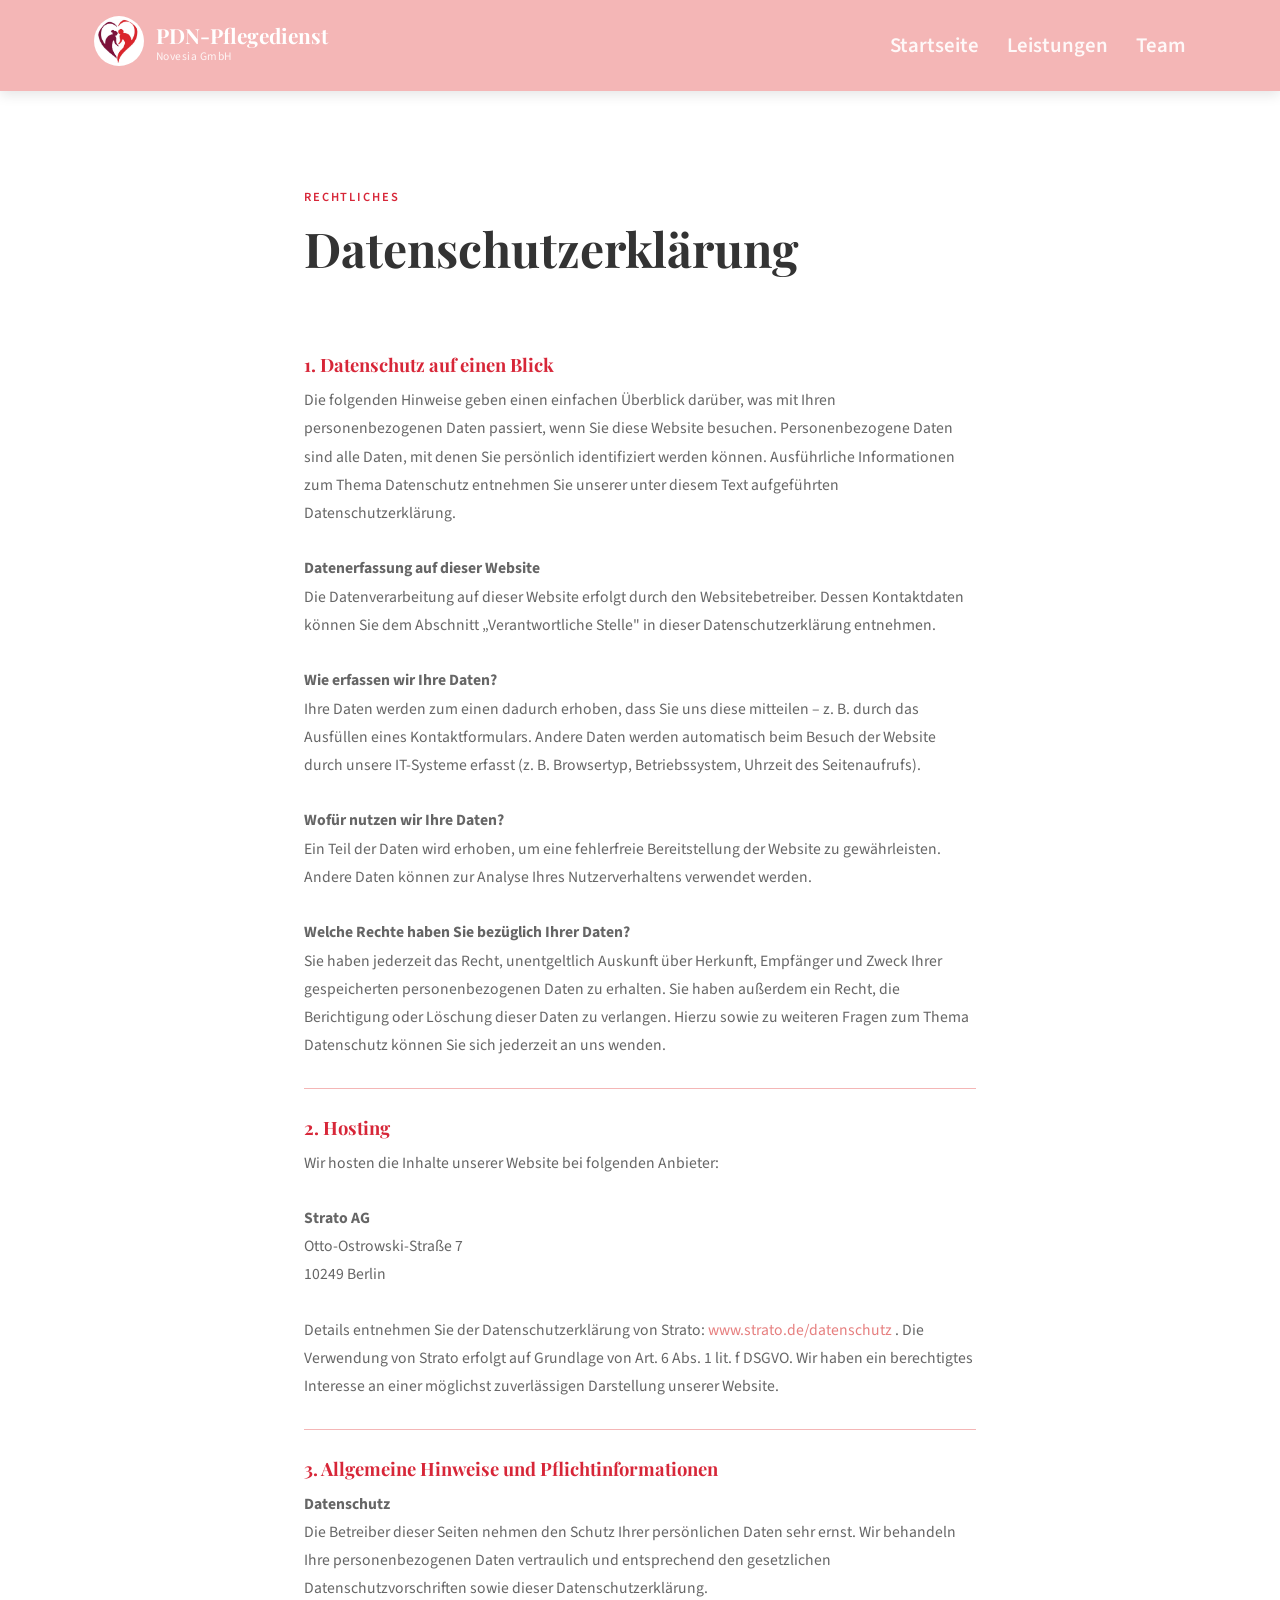
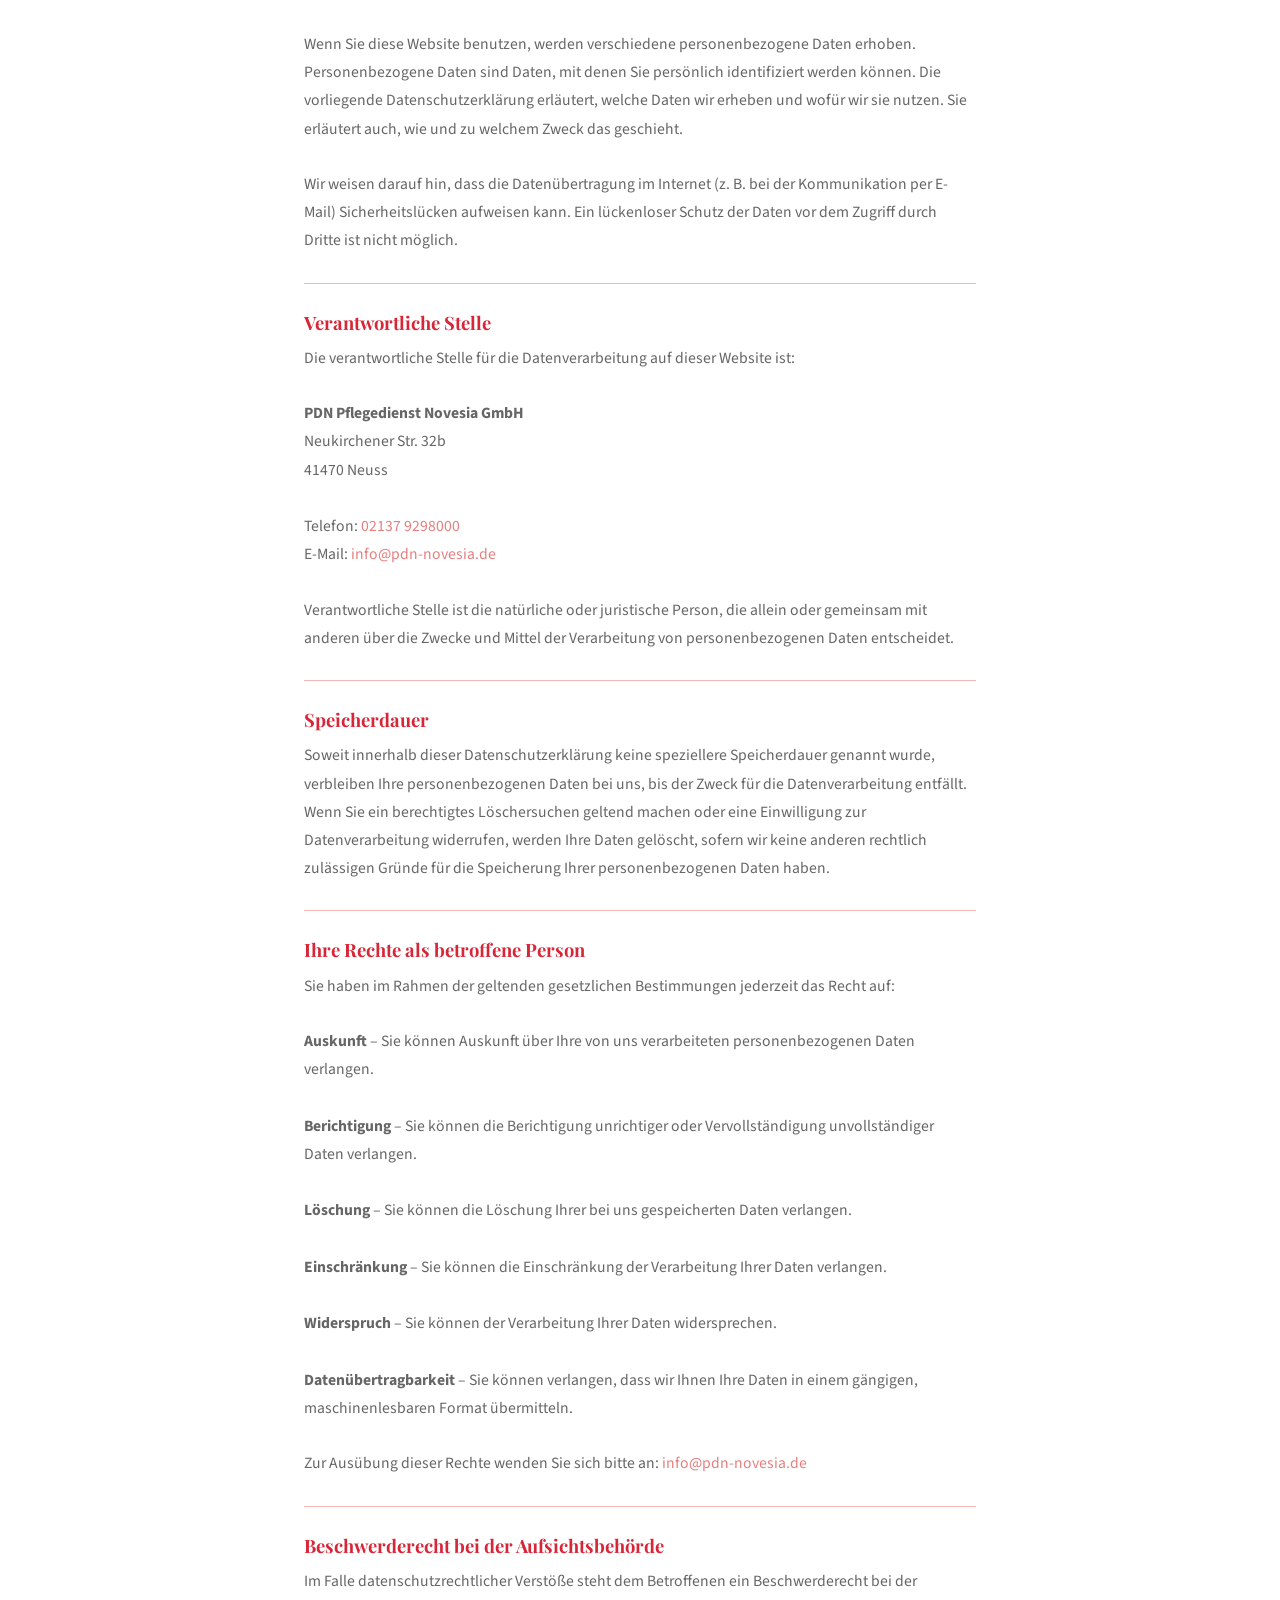
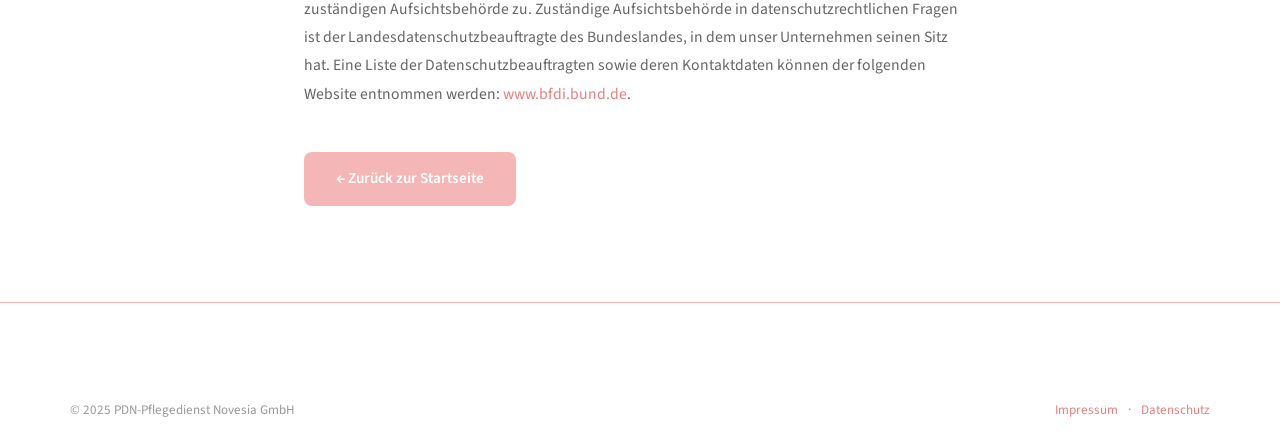
<file: Pflegedienst Novesia/Datenschutz.html>
<!DOCTYPE html>
<html lang="de">

<head>
  <meta charset="UTF-8" />
  <meta name="viewport" content="width=device-width, initial-scale=1.0" />
  <title>Datenschutz – PDN-Pflegedienst Novesia GmbH</title>
  <link rel="stylesheet" href="pflegedienst-design.css" />
  <link rel="preconnect" href="https://fonts.googleapis.com">
  <link href="https://fonts.googleapis.com/css2?family=Playfair+Display:wght@400;600;700&family=Source+Sans+3:wght@300;400;600&display=swap" rel="stylesheet">
</head>

<body>

  <!-- HEADER -->
  <header class="header">
    <div class="container nav">
      <div class="logo-block">
        <a href="pflegedienst-novesia.html"> <img src="IMG_7633.jpg" alt="PDN Novesia Logo" class="logo-img"></a>
        <div>
          <span class="logo-name">PDN-Pflegedienst</span>
          <span class="logo-sub">Novesia GmbH</span>
        </div>
      </div>
      <nav>
        <a href="index.html">Startseite</a>
        <a href="index.html#leistungen">Leistungen</a>
        <a href="index.html#team">Team</a>
      </nav>
    </div>
  </header>

  <!-- DATENSCHUTZ INHALT -->
  <section class="section impressum-section">
    <div class="container impressum-container">

      <p class="section-label">Rechtliches</p>
      <h1>Datenschutzerklärung</h1>

      <!-- 1. Datenschutz auf einen Blick -->
      <div class="impressum-block">
        <h2>1. Datenschutz auf einen Blick</h2>
        <p>
          Die folgenden Hinweise geben einen einfachen Überblick darüber, was mit Ihren personenbezogenen Daten
          passiert, wenn Sie diese Website besuchen. Personenbezogene Daten sind alle Daten, mit denen Sie
          persönlich identifiziert werden können. Ausführliche Informationen zum Thema Datenschutz entnehmen
          Sie unserer unter diesem Text aufgeführten Datenschutzerklärung.
        </p>
        <br>
        <p>
          <strong>Datenerfassung auf dieser Website</strong><br>
          Die Datenverarbeitung auf dieser Website erfolgt durch den Websitebetreiber. Dessen Kontaktdaten
          können Sie dem Abschnitt „Verantwortliche Stelle" in dieser Datenschutzerklärung entnehmen.
        </p>
        <br>
        <p>
          <strong>Wie erfassen wir Ihre Daten?</strong><br>
          Ihre Daten werden zum einen dadurch erhoben, dass Sie uns diese mitteilen – z. B. durch das Ausfüllen
          eines Kontaktformulars. Andere Daten werden automatisch beim Besuch der Website durch unsere
          IT-Systeme erfasst (z. B. Browsertyp, Betriebssystem, Uhrzeit des Seitenaufrufs).
        </p>
        <br>
        <p>
          <strong>Wofür nutzen wir Ihre Daten?</strong><br>
          Ein Teil der Daten wird erhoben, um eine fehlerfreie Bereitstellung der Website zu gewährleisten.
          Andere Daten können zur Analyse Ihres Nutzerverhaltens verwendet werden.
        </p>
        <br>
        <p>
          <strong>Welche Rechte haben Sie bezüglich Ihrer Daten?</strong><br>
          Sie haben jederzeit das Recht, unentgeltlich Auskunft über Herkunft, Empfänger und Zweck Ihrer
          gespeicherten personenbezogenen Daten zu erhalten. Sie haben außerdem ein Recht, die Berichtigung
          oder Löschung dieser Daten zu verlangen. Hierzu sowie zu weiteren Fragen zum Thema Datenschutz
          können Sie sich jederzeit an uns wenden.
        </p>
      </div>

      <!-- 2. Hosting -->
      <div class="impressum-block">
        <h2>2. Hosting</h2>
        <p>
          Wir hosten die Inhalte unserer Website bei folgenden Anbieter:
        </p>
        <br>
        <p>
          <strong>Strato AG</strong><br>
          Otto-Ostrowski-Straße 7<br>
          10249 Berlin
        </p>
        <br>
        <p>
          Details entnehmen Sie der Datenschutzerklärung von Strato:
          <a href="https://www.strato.de/datenschutz/" target="_blank" rel="noopener">
            www.strato.de/datenschutz
          </a>.
          Die Verwendung von Strato erfolgt auf Grundlage von Art. 6 Abs. 1 lit. f DSGVO. Wir haben ein
          berechtigtes Interesse an einer möglichst zuverlässigen Darstellung unserer Website.
        </p>
      </div>

      <!-- 3. Allgemeine Hinweise -->
      <div class="impressum-block">
        <h2>3. Allgemeine Hinweise und Pflichtinformationen</h2>
        <p>
          <strong>Datenschutz</strong><br>
          Die Betreiber dieser Seiten nehmen den Schutz Ihrer persönlichen Daten sehr ernst. Wir behandeln
          Ihre personenbezogenen Daten vertraulich und entsprechend den gesetzlichen Datenschutzvorschriften
          sowie dieser Datenschutzerklärung.
        </p>
        <br>
        <p>
          Wenn Sie diese Website benutzen, werden verschiedene personenbezogene Daten erhoben.
          Personenbezogene Daten sind Daten, mit denen Sie persönlich identifiziert werden können.
          Die vorliegende Datenschutzerklärung erläutert, welche Daten wir erheben und wofür wir sie nutzen.
          Sie erläutert auch, wie und zu welchem Zweck das geschieht.
        </p>
        <br>
        <p>
          Wir weisen darauf hin, dass die Datenübertragung im Internet (z. B. bei der Kommunikation per
          E-Mail) Sicherheitslücken aufweisen kann. Ein lückenloser Schutz der Daten vor dem Zugriff durch
          Dritte ist nicht möglich.
        </p>
      </div>

      <!-- Verantwortliche Stelle -->
      <div class="impressum-block">
        <h2>Verantwortliche Stelle</h2>
        <p>
          Die verantwortliche Stelle für die Datenverarbeitung auf dieser Website ist:
        </p>
        <br>
        <p>
          <strong>PDN Pflegedienst Novesia GmbH</strong><br>
          Neukirchener Str. 32b<br>
          41470 Neuss<br><br>
          Telefon: <a href="tel:021379298000">02137 9298000</a><br>
          E-Mail: <a href="mailto:info@pdn-novesia.de">info@pdn-novesia.de</a>
        </p>
        <br>
        <p>
          Verantwortliche Stelle ist die natürliche oder juristische Person, die allein oder gemeinsam mit
          anderen über die Zwecke und Mittel der Verarbeitung von personenbezogenen Daten entscheidet.
        </p>
      </div>

      <!-- Speicherdauer -->
      <div class="impressum-block">
        <h2>Speicherdauer</h2>
        <p>
          Soweit innerhalb dieser Datenschutzerklärung keine speziellere Speicherdauer genannt wurde,
          verbleiben Ihre personenbezogenen Daten bei uns, bis der Zweck für die Datenverarbeitung entfällt.
          Wenn Sie ein berechtigtes Löschersuchen geltend machen oder eine Einwilligung zur Datenverarbeitung
          widerrufen, werden Ihre Daten gelöscht, sofern wir keine anderen rechtlich zulässigen Gründe für
          die Speicherung Ihrer personenbezogenen Daten haben.
        </p>
      </div>

      <!-- Ihre Rechte -->
      <div class="impressum-block">
        <h2>Ihre Rechte als betroffene Person</h2>
        <p>
          Sie haben im Rahmen der geltenden gesetzlichen Bestimmungen jederzeit das Recht auf:
        </p>
        <br>
        <p>
          <strong>Auskunft</strong> – Sie können Auskunft über Ihre von uns verarbeiteten personenbezogenen Daten verlangen.<br><br>
          <strong>Berichtigung</strong> – Sie können die Berichtigung unrichtiger oder Vervollständigung unvollständiger Daten verlangen.<br><br>
          <strong>Löschung</strong> – Sie können die Löschung Ihrer bei uns gespeicherten Daten verlangen.<br><br>
          <strong>Einschränkung</strong> – Sie können die Einschränkung der Verarbeitung Ihrer Daten verlangen.<br><br>
          <strong>Widerspruch</strong> – Sie können der Verarbeitung Ihrer Daten widersprechen.<br><br>
          <strong>Datenübertragbarkeit</strong> – Sie können verlangen, dass wir Ihnen Ihre Daten in einem gängigen, maschinenlesbaren Format übermitteln.
        </p>
        <br>
        <p>
          Zur Ausübung dieser Rechte wenden Sie sich bitte an:
          <a href="mailto:info@pdn-novesia.de">info@pdn-novesia.de</a>
        </p>
      </div>

      <!-- Beschwerderecht -->
      <div class="impressum-block">
        <h2>Beschwerderecht bei der Aufsichtsbehörde</h2>
        <p>
          Im Falle datenschutzrechtlicher Verstöße steht dem Betroffenen ein Beschwerderecht bei der
          zuständigen Aufsichtsbehörde zu. Zuständige Aufsichtsbehörde in datenschutzrechtlichen Fragen
          ist der Landesdatenschutzbeauftragte des Bundeslandes, in dem unser Unternehmen seinen Sitz hat.
          Eine Liste der Datenschutzbeauftragten sowie deren Kontaktdaten können der folgenden Website
          entnommen werden:
          <a href="https://www.bfdi.bund.de" target="_blank" rel="noopener">www.bfdi.bund.de</a>.
        </p>
      </div>

      <!-- Zurück-Link -->
      <a href="pflegedienst-novesia.html" class="btn-primary" style="margin-top: 16px; display: inline-block;">
        ← Zurück zur Startseite
      </a>

    </div>
  </section>

  <!-- FOOTER -->
  <footer class="footer">
    <div class="container footer-bottom">
      <p>© 2025 PDN-Pflegedienst Novesia GmbH</p>
      <div class="footer-legal">
        <a href="impressum.html">Impressum</a>
        <span>·</span>
        <a href="datenschutz.html">Datenschutz</a>
      </div>
    </div>
  </footer>

</body>
</html>
</file>
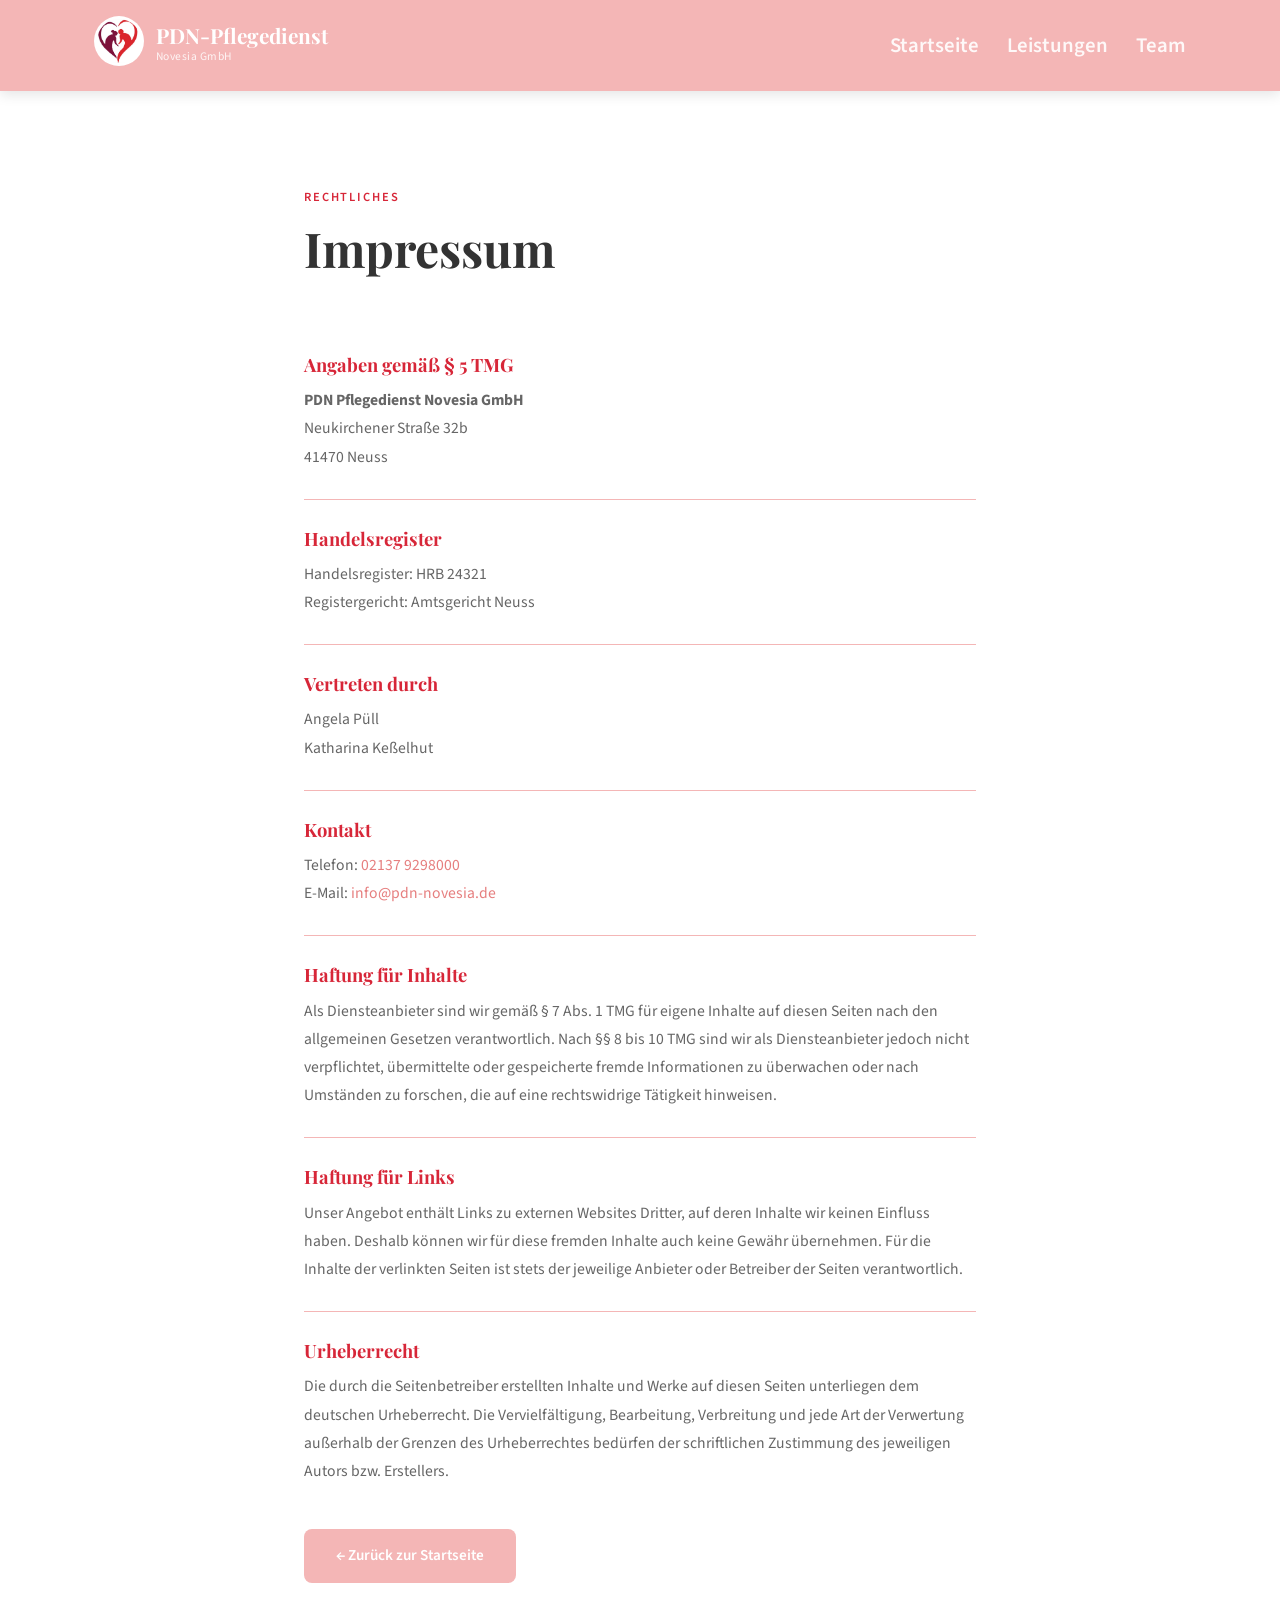
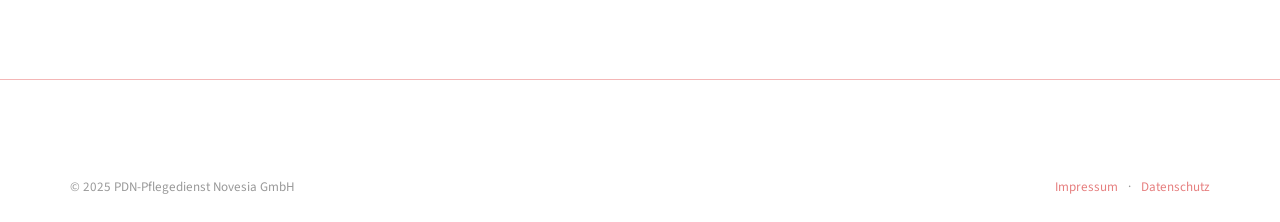
<file: Pflegedienst Novesia/Impressum.html>
<!DOCTYPE html>
<html lang="de">

<head>
  <meta charset="UTF-8" />
  <meta name="viewport" content="width=device-width, initial-scale=1.0" />
  <title>Impressum – PDN-Pflegedienst Novesia GmbH</title>
  <link rel="stylesheet" href="pflegedienst-design.css" />
  <link rel="preconnect" href="https://fonts.googleapis.com">
  <link href="https://fonts.googleapis.com/css2?family=Playfair+Display:wght@400;600;700&family=Source+Sans+3:wght@300;400;600&display=swap" rel="stylesheet">
</head>

<body>

  <!-- HEADER -->
  <header class="header">
    <div class="container nav">
      <div class="logo-block">
      <a href="pflegedienst-novesia.html">  <img src="IMG_7633.jpg" alt="PDN Novesia Logo" class="logo-img"> </a>
        <div>
          <span class="logo-name">PDN-Pflegedienst</span>
          <span class="logo-sub">Novesia GmbH</span>
        </div>
      </div>
      <nav>
        <a href="pflegedienst-novesia.html">Startseite</a>
        <a href="pflegedienst-novesia.html#leistungen">Leistungen</a>
        <a href="pflegedienst-novesia.html#team">Team</a>

      </nav>
    </div>
  </header>

  <!-- IMPRESSUM INHALT -->
  <section class="section impressum-section">
    <div class="container impressum-container">

      <p class="section-label">Rechtliches</p>
      <h1>Impressum</h1>

      <!-- Unternehmensangaben -->
      <div class="impressum-block">
        <h2>Angaben gemäß § 5 TMG</h2>
        <p>
          <strong>PDN Pflegedienst Novesia GmbH</strong><br>
          Neukirchener Straße 32b<br>
          41470 Neuss
        </p>
      </div>

      <!-- Handelsregister -->
      <div class="impressum-block">
        <h2>Handelsregister</h2>
        <p>
          Handelsregister: HRB 24321<br>
          Registergericht: Amtsgericht Neuss
        </p>
      </div>

      <!-- Vertreter -->
      <div class="impressum-block">
        <h2>Vertreten durch</h2>
        <p>
          Angela Püll<br>
          Katharina Keßelhut
        </p>
      </div>

      <!-- Kontakt -->
      <div class="impressum-block">
        <h2>Kontakt</h2>
        <p>
          Telefon: <a href="tel:021379298000">02137 9298000</a><br>
          E-Mail: <a href="mailto:info@pdn-novesia.de">info@pdn-novesia.de</a>
        </p>
      </div>

      <!-- Haftung -->
      <div class="impressum-block">
        <h2>Haftung für Inhalte</h2>
        <p>
          Als Diensteanbieter sind wir gemäß § 7 Abs. 1 TMG für eigene Inhalte auf diesen Seiten nach den
          allgemeinen Gesetzen verantwortlich. Nach §§ 8 bis 10 TMG sind wir als Diensteanbieter jedoch nicht
          verpflichtet, übermittelte oder gespeicherte fremde Informationen zu überwachen oder nach Umständen
          zu forschen, die auf eine rechtswidrige Tätigkeit hinweisen.
        </p>
      </div>

      <!-- Haftung Links -->
      <div class="impressum-block">
        <h2>Haftung für Links</h2>
        <p>
          Unser Angebot enthält Links zu externen Websites Dritter, auf deren Inhalte wir keinen Einfluss haben.
          Deshalb können wir für diese fremden Inhalte auch keine Gewähr übernehmen. Für die Inhalte der
          verlinkten Seiten ist stets der jeweilige Anbieter oder Betreiber der Seiten verantwortlich.
        </p>
      </div>

      <!-- Urheberrecht -->
      <div class="impressum-block">
        <h2>Urheberrecht</h2>
        <p>
          Die durch die Seitenbetreiber erstellten Inhalte und Werke auf diesen Seiten unterliegen dem deutschen
          Urheberrecht. Die Vervielfältigung, Bearbeitung, Verbreitung und jede Art der Verwertung außerhalb der
          Grenzen des Urheberrechtes bedürfen der schriftlichen Zustimmung des jeweiligen Autors bzw. Erstellers.
        </p>
      </div>

      <!-- Zurück-Link -->
      <a href="pflegedienst-novesia.html" class="btn-primary" style="margin-top: 16px; display: inline-block;">
        ← Zurück zur Startseite
      </a>

    </div>
  </section>

  <!-- FOOTER -->
  <footer class="footer">
    <div class="container footer-bottom">
      <p>© 2025 PDN-Pflegedienst Novesia GmbH</p>
      <div class="footer-legal">
        <a href="impressum.html">Impressum</a>
        <span>·</span>
        <a href="datenschutz.html">Datenschutz</a>
      </div>
    </div>
  </footer>

</body>
</html>
</file>
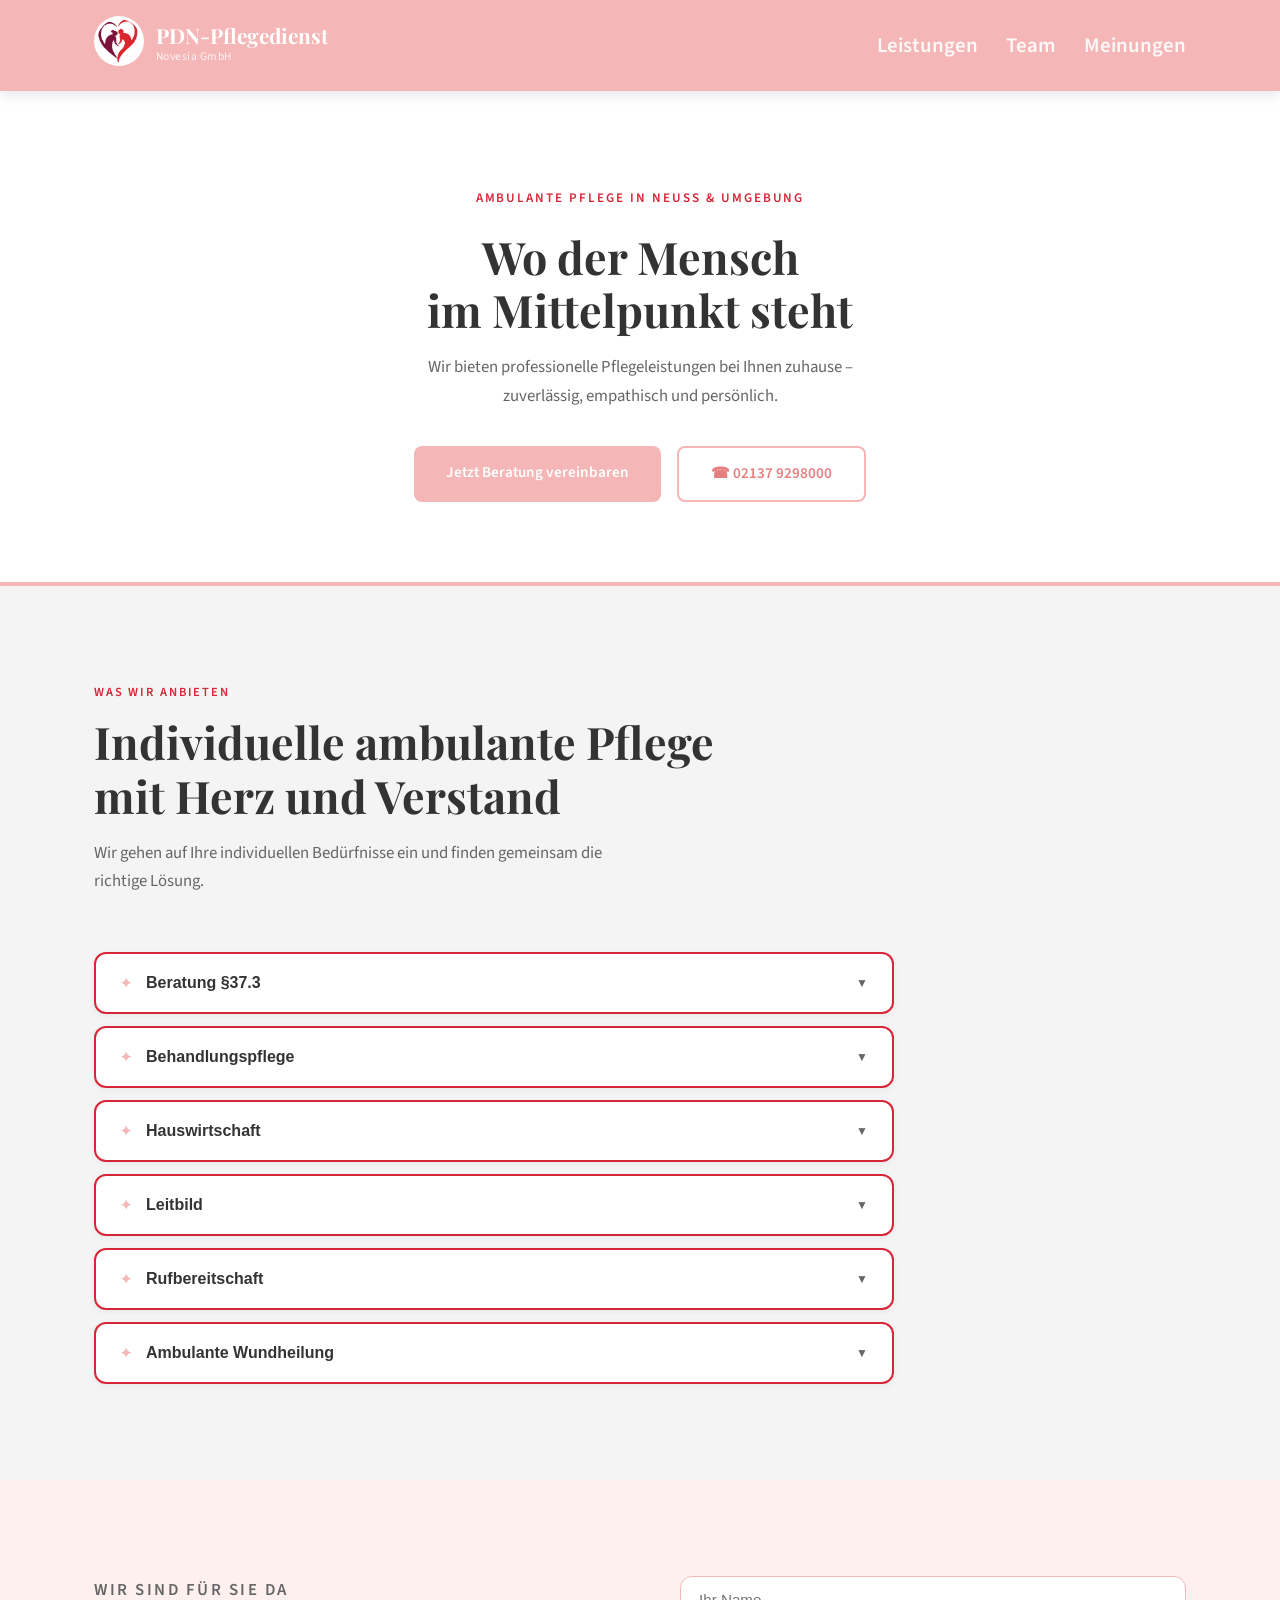
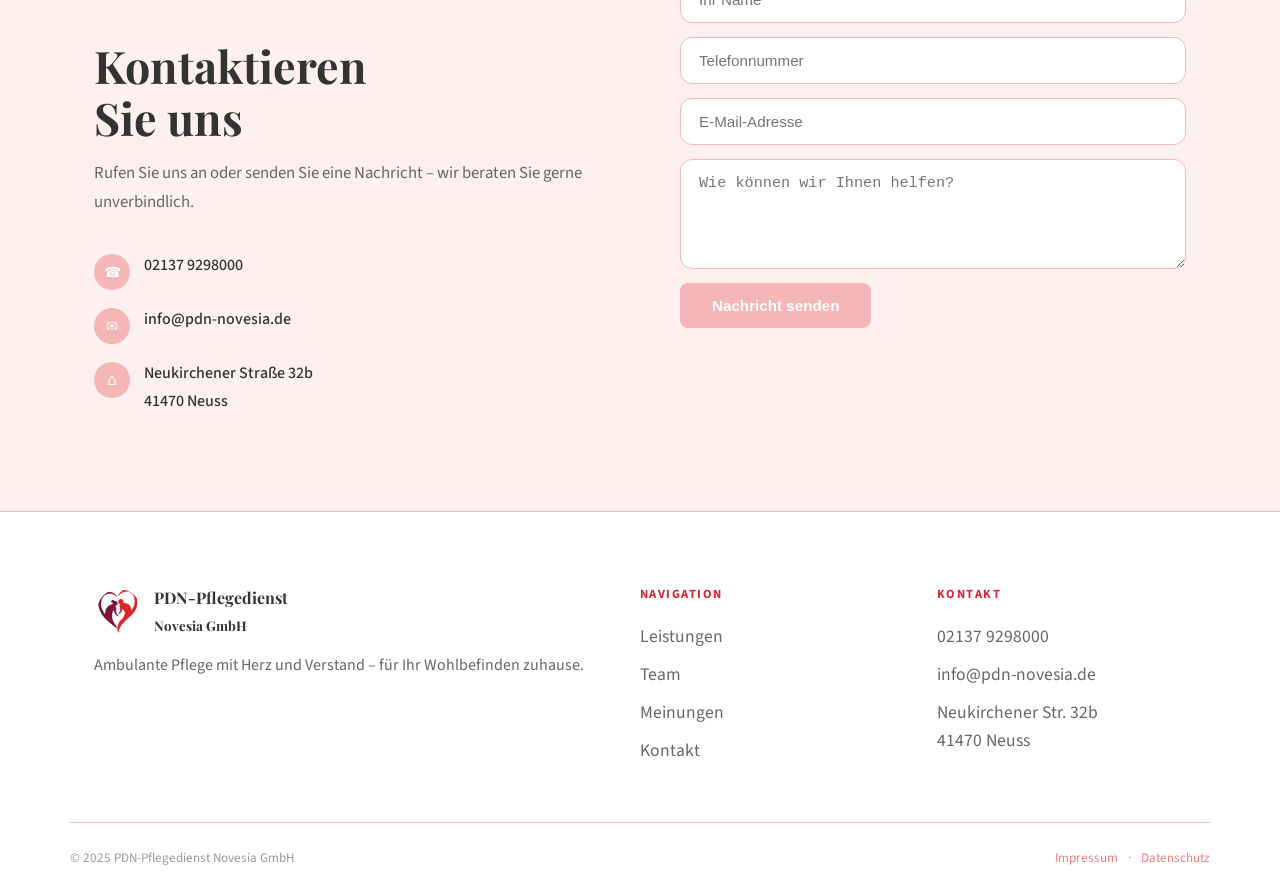
<file: Pflegedienst Novesia/pflegedienst-novesia.html>
<!DOCTYPE html>
<html lang="de">

<head>
  <meta charset="UTF-8" />
  <meta name="viewport" content="width=device-width, initial-scale=1.0" />
  <title>PDN-Pflegedienst Novesia GmbH</title>
  <link rel="stylesheet" href="pflegedienst-design.css" />
  <link rel="preconnect" href="https://fonts.googleapis.com">
  <link href="https://fonts.googleapis.com/css2?family=Playfair+Display:wght@400;600;700&family=Source+Sans+3:wght@300;400;600&display=swap" rel="stylesheet">
</head>

<body>

  <!-- HEADER -->
  <header class="header">
    <div class="container nav">
      <div class="logo-block">
 <a href="pflegedienst-novesia.html"> <img src="IMG_7633.jpg" alt="PDN Novesia Logo" class="logo-img"></a>
  <div>
    <span class="logo-name">PDN-Pflegedienst</span>
    <span class="logo-sub">Novesia GmbH</span>
  </div>
</div>
      <nav>
        <a href="#leistungen">Leistungen</a>
        <a href="Team.html">Team</a>
        <a href="#meinungen">Meinungen</a>
      </nav>
    </div>
  </header>

  <!-- HERO -->
  <section class="hero">
    <div class="hero-overlay"></div>
    <div class="container hero-content">
      <p class="hero-eyebrow">Ambulante Pflege in Neuss & Umgebung</p>
      <h1>Wo der Mensch<br>im Mittelpunkt steht</h1>
      <p class="hero-sub">
        Wir bieten professionelle Pflegeleistungen bei Ihnen zuhause –<br>
        zuverlässig, empathisch und persönlich.
      </p>
      <div class="hero-buttons">
        <a href="#contact" class="btn-primary">Jetzt Beratung vereinbaren</a>
        <a href="tel:021379298000" class="btn-secondary">☎ 02137 9298000</a>
      </div>
    </div>
  </section>

  <!-- LEISTUNGEN -->
  <section id="leistungen" class="section">
    <div class="container">
      <p class="section-label">Was wir anbieten</p>
      <h2>Individuelle ambulante Pflege<br>mit Herz und Verstand</h2>
      <p class="section-sub">Wir gehen auf Ihre individuellen Bedürfnisse ein und finden gemeinsam die richtige Lösung.</p>

      <div class="accordion">

        <div class="accordion-item">
          <button class="accordion-btn" onclick="toggleAccordion(this)">
            <span class="acc-icon">✦</span>
            <span>Beratung §37.3</span>
            <span class="acc-arrow">▼</span>
          </button>
          <div class="accordion-body">
            <p>Die Beratung gemäß §37.3 SGB XI ist eine gesetzlich vorgeschriebene Maßnahme, die sicherstellen soll, dass die Pflegebedürftigen und ihre Angehörigen regelmäßig über die Qualität der Pflege und den Verlauf der Versorgung informiert werden.</p>
          </div>
        </div>

        <div class="accordion-item">
          <button class="accordion-btn" onclick="toggleAccordion(this)">
            <span class="acc-icon">✦</span>
            <span>Behandlungspflege</span>
            <span class="acc-arrow">▼</span>
          </button>
          <div class="accordion-body">
            <p>Wenn ein Angehöriger oder man selbst nicht mehr in der Lage ist, für sich selbst zu sorgen, bleiben Unsicherheit und Ängste vor der Herausforderung nicht aus. Wir gehen auf Ihre individuellen Bedürfnisse ein und finden mit Ihnen gemeinsam die richtige Lösung. Ihr Wohlbefinden und Ihre Gesundheit machen wir uns zur Aufgabe – gemeinsam mit Ihnen und Ihrem Hausarzt.</p>
          </div>
        </div>

        <div class="accordion-item">
          <button class="accordion-btn" onclick="toggleAccordion(this)">
            <span class="acc-icon">✦</span>
            <span>Hauswirtschaft</span>
            <span class="acc-arrow">▼</span>
          </button>
          <div class="accordion-body">
            <p>Hauswirtschaftliche Versorgung umfasst die Unterstützung im Haushalt der pflegebedürftigen Person. Hierzu zählen Einkäufe, Reinigung der Wohnung und Beförderung – alles nach Absprache mit unserem Büro. Es ist beruhigend, alles in einer Hand zu wissen. Gerne erstellen wir Ihnen einen individuellen Kostenvoranschlag.</p>
          </div>
        </div>

        <div class="accordion-item">
          <button class="accordion-btn" onclick="toggleAccordion(this)">
            <span class="acc-icon">✦</span>
            <span>Leitbild</span>
            <span class="acc-arrow">▼</span>
          </button>
          <div class="accordion-body">
            <p>Der Kunde steht im Mittelpunkt unserer Arbeit. Wir handeln mit Respekt, Empathie und Professionalität – für eine Versorgung, die würdevoll und individuell ist.</p>
          </div>
        </div>

        <div class="accordion-item">
          <button class="accordion-btn" onclick="toggleAccordion(this)">
            <span class="acc-icon">✦</span>
            <span>Rufbereitschaft</span>
            <span class="acc-arrow">▼</span>
          </button>
          <div class="accordion-body">
            <p>Auch außerhalb unserer Bürozeiten sind wir für Sie <strong>24/7 an 365 Tagen im Jahr</strong> in Notfällen erreichbar. Sicherheit, die Sie sich verdient haben.</p>
          </div>
        </div>

        <div class="accordion-item">
          <button class="accordion-btn" onclick="toggleAccordion(this)">
            <span class="acc-icon">✦</span>
            <span>Ambulante Wundheilung</span>
            <span class="acc-arrow">▼</span>
          </button>
          <div class="accordion-body">
            <p>Eine akute oder auch chronische Wunde ist meist mit Schmerzen verbunden. Unser Pflegepersonal versorgt Wunden professionell und einfühlsam direkt bei Ihnen zuhause.</p>
          </div>
        </div>

      </div>
    </div>
  </section>

  <!-- KONTAKT -->
  <section id="contact" class="section contact-section">
    <div class="container contact-grid">
      <div class="contact-text">
        <p class="section-label">Wir sind für Sie da</p>
        <h2>Kontaktieren<br>Sie uns</h2>
        <p>Rufen Sie uns an oder senden Sie eine Nachricht – wir beraten Sie gerne unverbindlich.</p>
        <div class="contact-info">
          <a href="tel:021379298000" class="contact-link">
            <span class="contact-icon">☎</span>
            <span>02137 9298000</span>
          </a>
          <a href="mailto:info@pdn-novesia.de" class="contact-link">
            <span class="contact-icon">✉</span>
            <span>info@pdn-novesia.de</span>
          </a>
          <div class="contact-link">
            <span class="contact-icon">⌂</span>
            <span>Neukirchener Straße 32b<br>41470 Neuss</span>
          </div>
        </div>
      </div>
      <div class="contact-form-wrap">
        <form class="contact-form" action="#" method="POST">
          <input type="text" name="name" placeholder="Ihr Name" required />
          <input type="tel" name="phone" placeholder="Telefonnummer" />
          <input type="email" name="email" placeholder="E-Mail-Adresse" required />
          <textarea name="message" placeholder="Wie können wir Ihnen helfen?" rows="4" required></textarea>
          <button type="submit" class="btn-primary">Nachricht senden</button>
        </form>
      </div>
    </div>
  </section>


  <!--
    MEINUNGEN 
  <section id="meinungen" class="section meinungen-section">
    <div class="container">
      <p class="section-label">Was unsere Kunden sagen</p>
      <h2>Kundenmeinungen</h2>
      <div class="grid-3">
        <div class="review-card">
          <p class="review-stars">★★★★★</p>
          <p class="review-text">„Sehr einfühlsames und professionelles Team. Wir fühlen uns in den besten Händen."</p>
          <p class="review-author">– Familie M., Neuss</p>
        </div>
        <div class="review-card">
          <p class="review-stars">★★★★★</p>
          <p class="review-text">„Immer zuverlässig und pünktlich. Die Pflege meiner Mutter ist in besten Händen."</p>
          <p class="review-author">– Thomas K., Kaarst</p>
        </div>
        <div class="review-card review-cta">
          <p>Teilen Sie Ihre Erfahrungen mit uns – Ihre Meinung hilft uns, noch besser zu werden.</p>
          <a href="mailto:info@pdn-novesia.de" class="btn-primary">Bewertung schreiben</a>
        </div>
      </div>
    </div>
  </section>
    -->
  <!-- FOOTER -->
  <footer class="footer">
    <div class="container footer-grid">
      <div class="footer-col">
        <div class="footer-logo">
          <img src="IMG_7633.jpg" alt="PDN Novesia Logo" class="logo-img">
          <span>PDN-Pflegedienst<br><small>Novesia GmbH</small></span>
        </div>
        <p class="footer-text">Ambulante Pflege mit Herz und Verstand – für Ihr Wohlbefinden zuhause.</p>
      </div>
      <div class="footer-col">
        <p class="footer-title">Navigation</p>
        <ul class="footer-links">
          <li><a href="#leistungen">Leistungen</a></li>
          <li><a href="#team">Team</a></li>
          <li><a href="#meinungen">Meinungen</a></li>
          <li><a href="#contact">Kontakt</a></li>
        </ul>
      </div>
      <div class="footer-col">
        <p class="footer-title">Kontakt</p>
        <ul class="footer-links">
          <li><a href="tel:021379298000">02137 9298000</a></li>
          <li><a href="mailto:info@pdn-novesia.de">info@pdn-novesia.de</a></li>
          <a href="https://www.google.de/maps/place/Neukirchener+Str.+32b,+41470+Neuss/@51.1254577,6.7252391,17z/data=!3m1!4b1!4m6!3m5!1s0x47bf35625d607df7:0x2fde06bc6134984a!8m2!3d51.1254577!4d6.727814!16s%2Fg%2F11snp86rmv?entry=ttu&g_ep=EgoyMDI2MDQwOC4wIKXMDSoASAFQAw%3D%3D" target="_blank"><li>Neukirchener Str. 32b<br>41470 Neuss</li></a>
        </ul>
      </div>
    </div>
    <div class="container footer-bottom">
      <p>© 2025 PDN-Pflegedienst Novesia GmbH</p>
      <div class="footer-legal">
        <a href="Impressum.html">Impressum</a>
        <span>·</span>
        <a href="Datenschutz.html">Datenschutz</a>
      </div>
    </div>
  </footer>

  <script>
    function toggleAccordion(btn) {
      const item = btn.parentElement;
      const isOpen = item.classList.contains('open');
      document.querySelectorAll('.accordion-item').forEach(i => i.classList.remove('open'));
      if (!isOpen) item.classList.add('open');
    }
  </script>

</body>
</html>
</file>
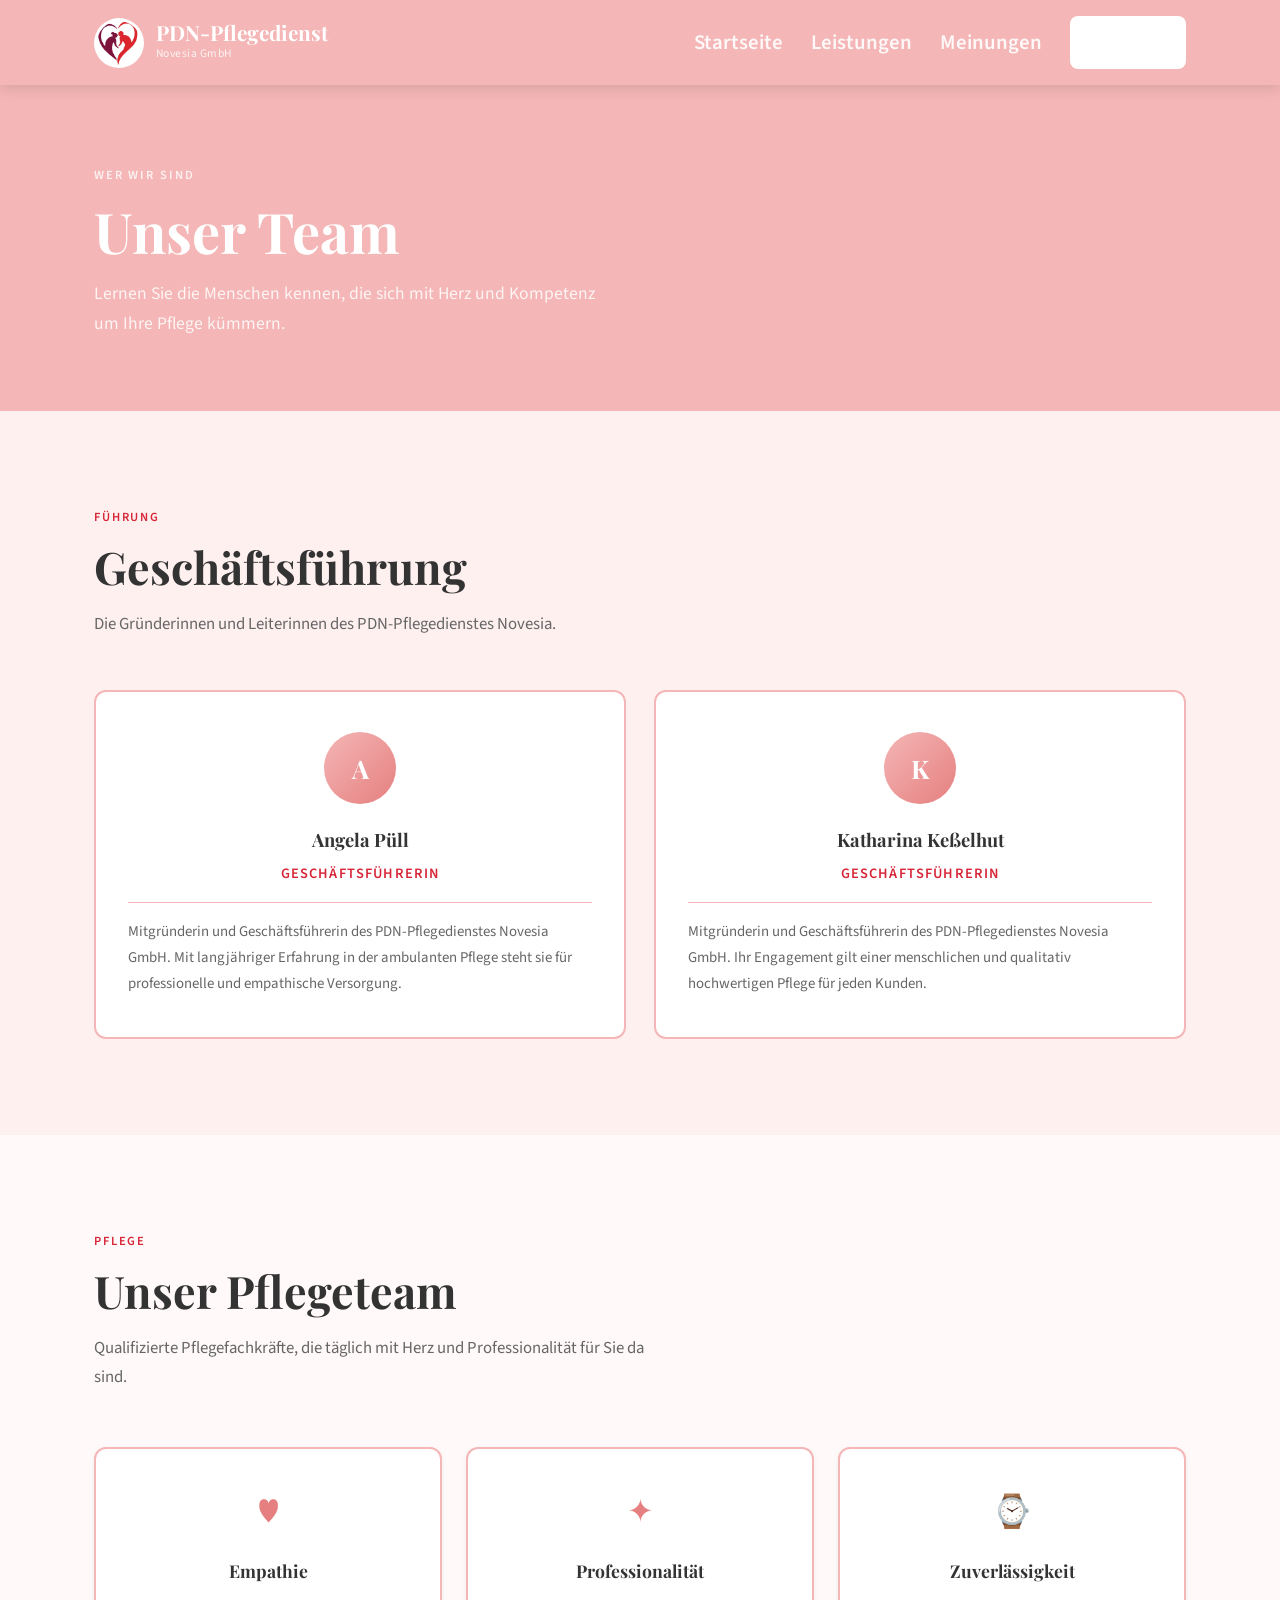
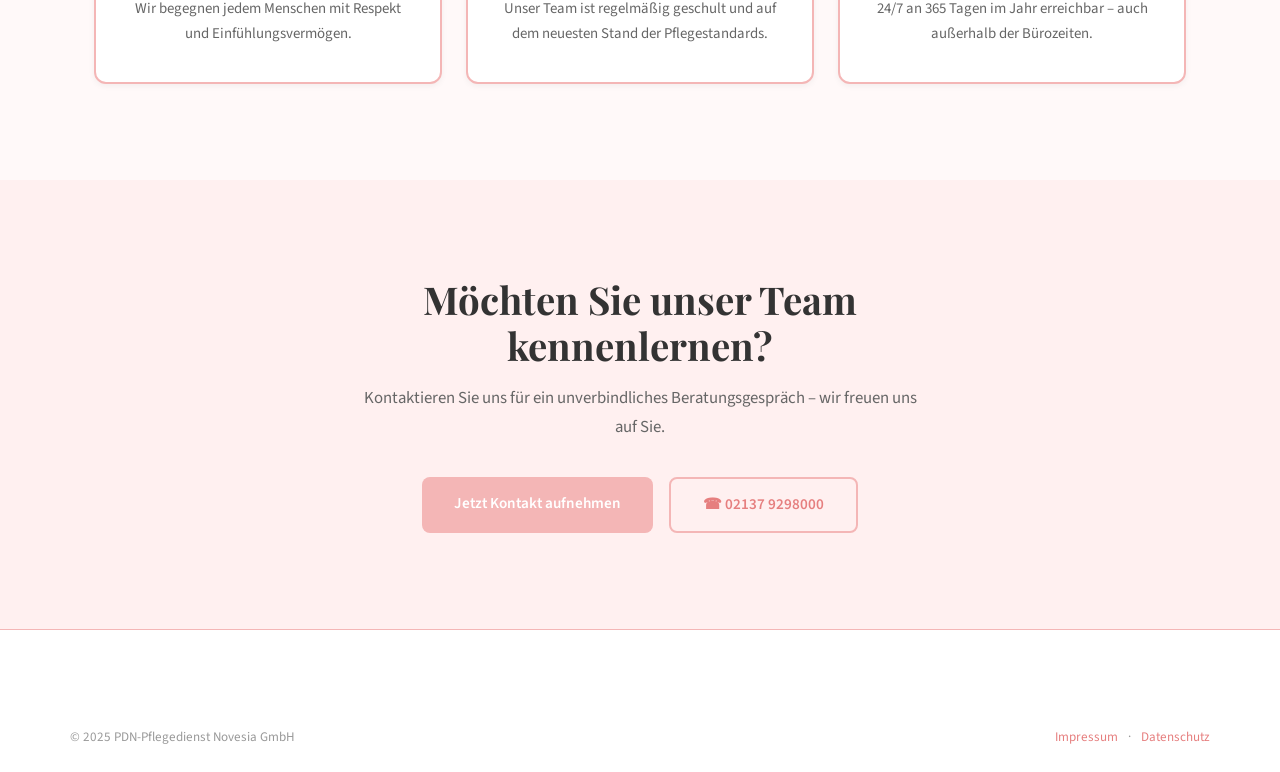
<file: Pflegedienst Novesia/Team.html>
<!DOCTYPE html>
<html lang="de">

<head>
  <meta charset="UTF-8" />
  <meta name="viewport" content="width=device-width, initial-scale=1.0" />
  <title>Unser Team – PDN-Pflegedienst Novesia GmbH</title>
  <link rel="stylesheet" href="pflegedienst-design.css" />
  <link rel="preconnect" href="https://fonts.googleapis.com">
  <link href="https://fonts.googleapis.com/css2?family=Playfair+Display:wght@400;600;700&family=Source+Sans+3:wght@300;400;600&display=swap" rel="stylesheet">
</head>

<body>

  <!-- HEADER -->
  <header class="header">
    <div class="container nav">
      <div class="logo-block">
        <img src="IMG_7633.jpg" alt="PDN Novesia Logo" class="logo-img">
        <div>
          <span class="logo-name">PDN-Pflegedienst</span>
          <span class="logo-sub">Novesia GmbH</span>
        </div>
      </div>
      <nav>
        <a href="index.html">Startseite</a>
        <a href="index.html#leistungen">Leistungen</a>
        <a href="index.html#meinungen">Meinungen</a>
        <a href="index.html#contact" class="btn-small">Kontakt</a>
      </nav>
    </div>
  </header>

  <!-- HERO -->
  <section class="team-hero">
    <div class="container">
      <p class="section-label">Wer wir sind</p>
      <h1>Unser Team</h1>
      <p class="team-hero-sub">
        Lernen Sie die Menschen kennen, die sich mit Herz und Kompetenz um Ihre Pflege kümmern.
      </p>
    </div>
  </section>

  <!-- GESCHÄFTSFÜHRUNG -->
  <section class="section team-section">
    <div class="container">
      <p class="section-label">Führung</p>
      <h2>Geschäftsführung</h2>
      <p class="section-sub">Die Gründerinnen und Leiterinnen des PDN-Pflegedienstes Novesia.</p>

      <div class="grid-3">

        <div class="team-card team-card-large">
          <div class="team-avatar">A</div>
          <h3>Angela Püll</h3>
          <p class="team-role">Geschäftsführerin</p>
          <hr class="team-divider">
          <p class="team-desc">
            Mitgründerin und Geschäftsführerin des PDN-Pflegedienstes Novesia GmbH. Mit langjähriger Erfahrung
            in der ambulanten Pflege steht sie für professionelle und empathische Versorgung.
          </p>
        </div>

        <div class="team-card team-card-large">
          <div class="team-avatar">K</div>
          <h3>Katharina Keßelhut</h3>
          <p class="team-role">Geschäftsführerin</p>
          <hr class="team-divider">
          <p class="team-desc">
            Mitgründerin und Geschäftsführerin des PDN-Pflegedienstes Novesia GmbH. Ihr Engagement gilt
            einer menschlichen und qualitativ hochwertigen Pflege für jeden Kunden.
          </p>
        </div>

      </div>
    </div>
  </section>

  <!-- PFLEGETEAM -->
  <section class="section team-pflegeteam">
    <div class="container">
      <p class="section-label">Pflege</p>
      <h2>Unser Pflegeteam</h2>
      <p class="section-sub">
        Qualifizierte Pflegefachkräfte, die täglich mit Herz und Professionalität für Sie da sind.
      </p>

      <div class="team-values">
        <div class="team-value-card">
          <div class="team-value-icon">♥</div>
          <h3>Empathie</h3>
          <p>Wir begegnen jedem Menschen mit Respekt und Einfühlungsvermögen.</p>
        </div>
        <div class="team-value-card">
          <div class="team-value-icon">✦</div>
          <h3>Professionalität</h3>
          <p>Unser Team ist regelmäßig geschult und auf dem neuesten Stand der Pflegestandards.</p>
        </div>
        <div class="team-value-card">
          <div class="team-value-icon">⌚</div>
          <h3>Zuverlässigkeit</h3>
          <p>24/7 an 365 Tagen im Jahr erreichbar – auch außerhalb der Bürozeiten.</p>
        </div>
      </div>
    </div>
  </section>

  <!-- KONTAKT CTA -->
  <section class="section team-cta-section">
    <div class="container team-cta">
      <h2>Möchten Sie unser Team kennenlernen?</h2>
      <p>Kontaktieren Sie uns für ein unverbindliches Beratungsgespräch – wir freuen uns auf Sie.</p>
      <div class="hero-buttons">
        <a href="pflegedienst-novesia.html#contact" class="btn-primary">Jetzt Kontakt aufnehmen</a>
        <a href="tel:021379298000" class="btn-secondary">☎ 02137 9298000</a>
      </div>
    </div>
  </section>

  <!-- FOOTER -->
  <footer class="footer">
    <div class="container footer-bottom">
      <p>© 2025 PDN-Pflegedienst Novesia GmbH</p>
      <div class="footer-legal">
        <a href="impressum.html">Impressum</a>
        <span>·</span>
        <a href="datenschutz.html">Datenschutz</a>
      </div>
    </div>
  </footer>

</body>
</html>
</file>
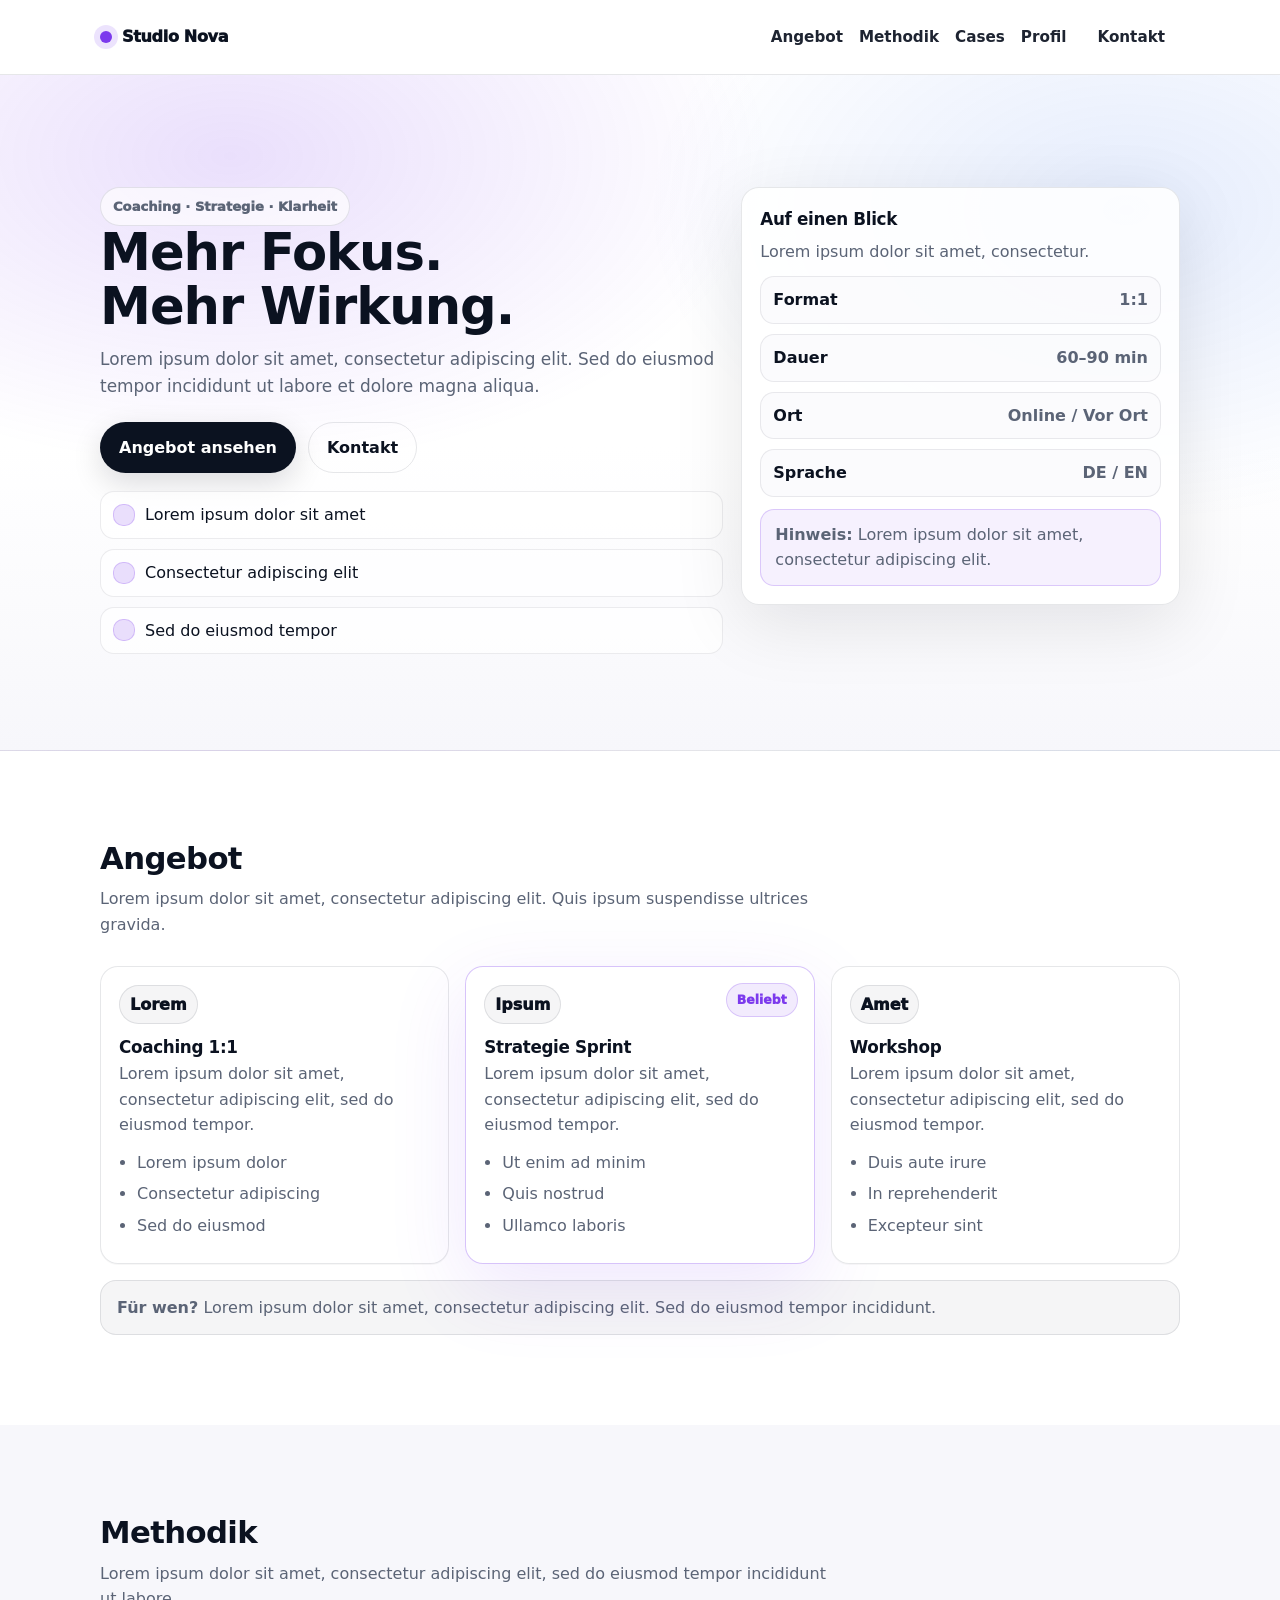
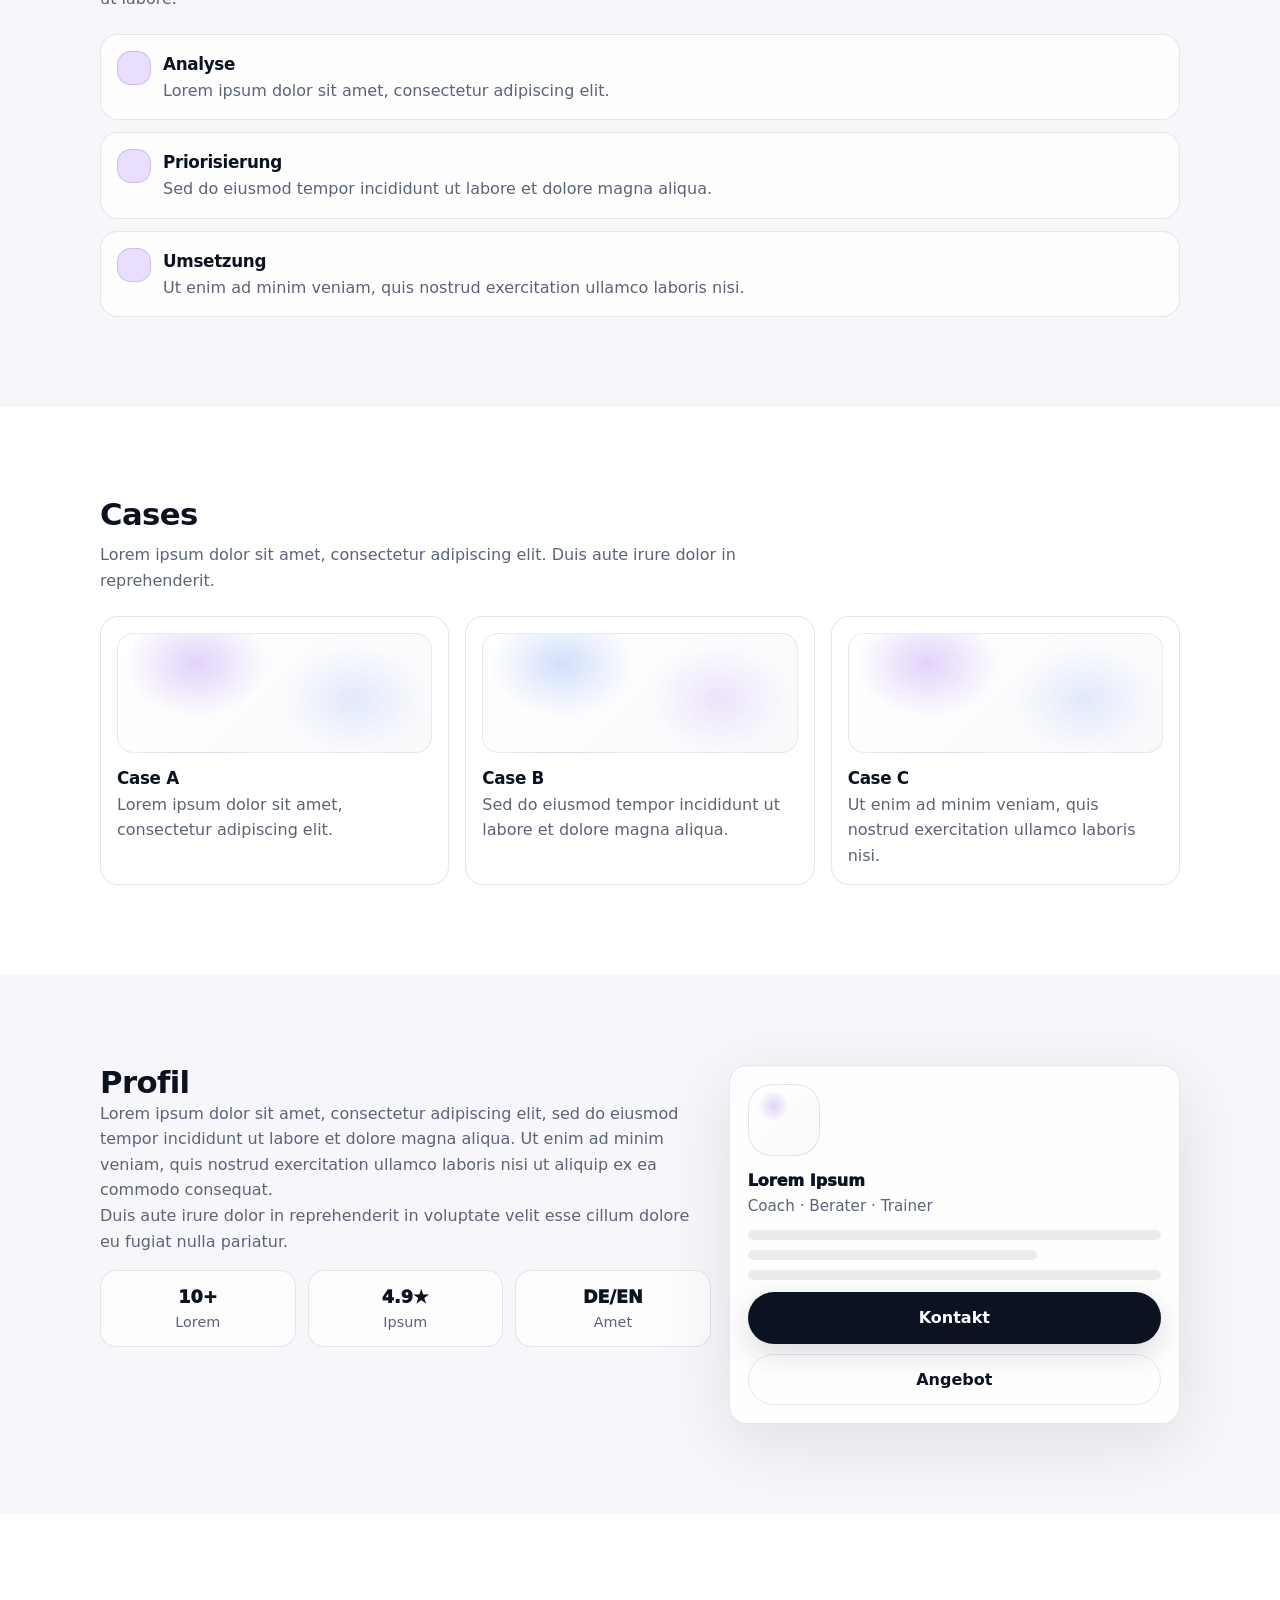
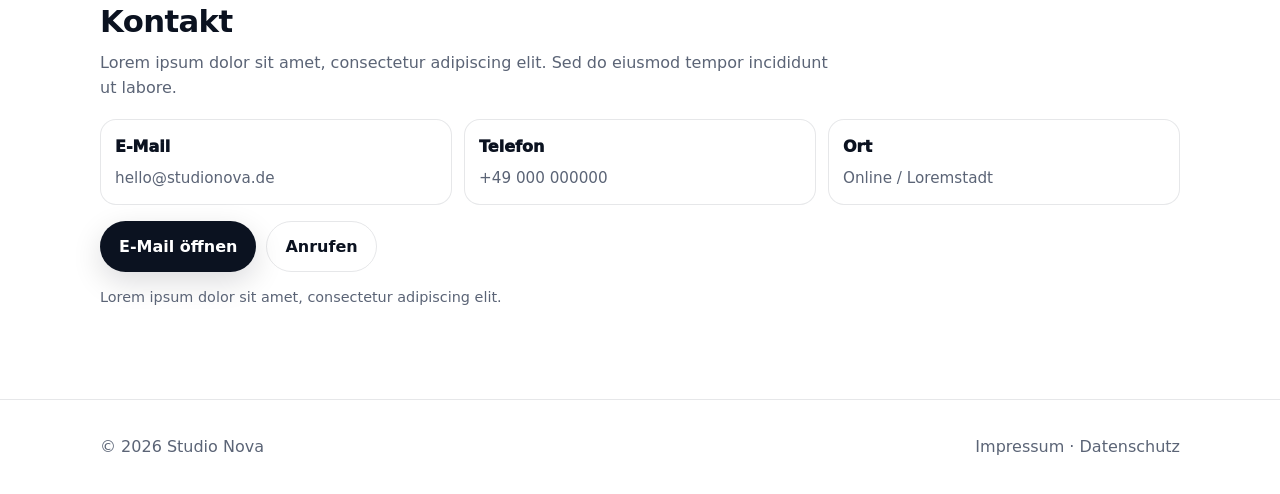
<file: demos/coach/coach.html>
<!DOCTYPE html>
<html lang="de">
<head>
  <meta charset="UTF-8" />
  <meta name="viewport" content="width=device-width, initial-scale=1.0" />
  <title>Studio Nova – Coaching & Beratung</title>
  <link rel="stylesheet" href="coach.css" />
</head>
<body>

<header class="header" id="top">
  <div class="container nav">
    <a class="brand" href="#top">
      <span class="brand-dot" aria-hidden="true"></span>
      <span class="brand-name">Studio Nova</span>
    </a>

    <nav class="menu" aria-label="Hauptnavigation">
      <a href="#angebot">Angebot</a>
      <a href="#methodik">Methodik</a>
      <a href="#cases">Cases</a>
      <a href="#profil">Profil</a>
      <a href="#kontakt" class="btn small">Kontakt</a>
    </nav>
  </div>
</header>

<main>

  <!-- HERO -->
  <section class="hero">
    <div class="container hero-grid">
      <div class="hero-text">
        <p class="kicker">Coaching · Strategie · Klarheit</p>
        <h1>Mehr Fokus.<br>Mehr Wirkung.</h1>
        <p class="lead">
          Lorem ipsum dolor sit amet, consectetur adipiscing elit. Sed do eiusmod tempor incididunt ut labore et dolore magna aliqua.
        </p>

        <div class="actions">
          <a class="btn primary" href="#angebot">Angebot ansehen</a>
          <a class="btn ghost" href="#kontakt">Kontakt</a>
        </div>

        <div class="bullets">
          <div class="bullet"><span class="tick" aria-hidden="true"></span><span>Lorem ipsum dolor sit amet</span></div>
          <div class="bullet"><span class="tick" aria-hidden="true"></span><span>Consectetur adipiscing elit</span></div>
          <div class="bullet"><span class="tick" aria-hidden="true"></span><span>Sed do eiusmod tempor</span></div>
        </div>
      </div>

      <aside class="hero-panel" aria-label="Info Panel">
        <div class="panel-top">
          <h3>Auf einen Blick</h3>
          <p>Lorem ipsum dolor sit amet, consectetur.</p>
        </div>

        <div class="panel-list">
          <div class="pill"><span>Format</span><span>1:1</span></div>
          <div class="pill"><span>Dauer</span><span>60–90 min</span></div>
          <div class="pill"><span>Ort</span><span>Online / Vor Ort</span></div>
          <div class="pill"><span>Sprache</span><span>DE / EN</span></div>
        </div>

        <div class="panel-note">
          <p><strong>Hinweis:</strong> Lorem ipsum dolor sit amet, consectetur adipiscing elit.</p>
        </div>
      </aside>
    </div>
  </section>

  <!-- ANGEBOT -->
  <section id="angebot" class="section">
    <div class="container">
      <div class="section-head">
        <h2>Angebot</h2>
        <p>Lorem ipsum dolor sit amet, consectetur adipiscing elit. Quis ipsum suspendisse ultrices gravida.</p>
      </div>

      <div class="cards">
        <article class="card">
          <p class="card-kicker">Lorem</p>
          <h3>Coaching 1:1</h3>
          <p>Lorem ipsum dolor sit amet, consectetur adipiscing elit, sed do eiusmod tempor.</p>
          <ul>
            <li>Lorem ipsum dolor</li>
            <li>Consectetur adipiscing</li>
            <li>Sed do eiusmod</li>
          </ul>
        </article>

        <article class="card featured">
          <p class="card-kicker">Ipsum</p>
          <h3>Strategie Sprint</h3>
          <p>Lorem ipsum dolor sit amet, consectetur adipiscing elit, sed do eiusmod tempor.</p>
          <ul>
            <li>Ut enim ad minim</li>
            <li>Quis nostrud</li>
            <li>Ullamco laboris</li>
          </ul>
          <div class="badge">Beliebt</div>
        </article>

        <article class="card">
          <p class="card-kicker">Amet</p>
          <h3>Workshop</h3>
          <p>Lorem ipsum dolor sit amet, consectetur adipiscing elit, sed do eiusmod tempor.</p>
          <ul>
            <li>Duis aute irure</li>
            <li>In reprehenderit</li>
            <li>Excepteur sint</li>
          </ul>
        </article>
      </div>

      <div class="band">
        <p><strong>Für wen?</strong> Lorem ipsum dolor sit amet, consectetur adipiscing elit. Sed do eiusmod tempor incididunt.</p>
      </div>
    </div>
  </section>

  <!-- METHODIK -->
  <section id="methodik" class="section alt">
    <div class="container">
      <div class="section-head">
        <h2>Methodik</h2>
        <p>Lorem ipsum dolor sit amet, consectetur adipiscing elit, sed do eiusmod tempor incididunt ut labore.</p>
      </div>

      <div class="timeline">
        <div class="t-item">
          <div class="t-dot" aria-hidden="true"></div>
          <div>
            <h3>Analyse</h3>
            <p>Lorem ipsum dolor sit amet, consectetur adipiscing elit.</p>
          </div>
        </div>

        <div class="t-item">
          <div class="t-dot" aria-hidden="true"></div>
          <div>
            <h3>Priorisierung</h3>
            <p>Sed do eiusmod tempor incididunt ut labore et dolore magna aliqua.</p>
          </div>
        </div>

        <div class="t-item">
          <div class="t-dot" aria-hidden="true"></div>
          <div>
            <h3>Umsetzung</h3>
            <p>Ut enim ad minim veniam, quis nostrud exercitation ullamco laboris nisi.</p>
          </div>
        </div>
      </div>
    </div>
  </section>

  <!-- CASES -->
  <section id="cases" class="section">
    <div class="container">
      <div class="section-head">
        <h2>Cases</h2>
        <p>Lorem ipsum dolor sit amet, consectetur adipiscing elit. Duis aute irure dolor in reprehenderit.</p>
      </div>

      <div class="case-grid">
        <article class="case">
          <div class="case-visual" aria-hidden="true"></div>
          <h3>Case A</h3>
          <p>Lorem ipsum dolor sit amet, consectetur adipiscing elit.</p>
        </article>

        <article class="case">
          <div class="case-visual alt" aria-hidden="true"></div>
          <h3>Case B</h3>
          <p>Sed do eiusmod tempor incididunt ut labore et dolore magna aliqua.</p>
        </article>

        <article class="case">
          <div class="case-visual" aria-hidden="true"></div>
          <h3>Case C</h3>
          <p>Ut enim ad minim veniam, quis nostrud exercitation ullamco laboris nisi.</p>
        </article>
      </div>
    </div>
  </section>

  <!-- PROFIL -->
  <section id="profil" class="section alt">
    <div class="container profile-grid">
      <div>
        <h2>Profil</h2>
        <p>
          Lorem ipsum dolor sit amet, consectetur adipiscing elit, sed do eiusmod tempor incididunt ut labore et dolore magna aliqua.
          Ut enim ad minim veniam, quis nostrud exercitation ullamco laboris nisi ut aliquip ex ea commodo consequat.
        </p>
        <p>Duis aute irure dolor in reprehenderit in voluptate velit esse cillum dolore eu fugiat nulla pariatur.</p>

        <div class="facts">
          <div class="fact"><span class="fact-num">10+</span><span class="fact-label">Lorem</span></div>
          <div class="fact"><span class="fact-num">4.9★</span><span class="fact-label">Ipsum</span></div>
          <div class="fact"><span class="fact-num">DE/EN</span><span class="fact-label">Amet</span></div>
        </div>
      </div>

      <aside class="profile-card" aria-label="Profilkarte">
        <div class="avatar" aria-hidden="true"></div>
        <p class="name">Lorem Ipsum</p>
        <p class="role">Coach · Berater · Trainer</p>

        <div class="profile-lines">
          <div class="line"></div>
          <div class="line short"></div>
          <div class="line"></div>
        </div>

        <div class="profile-actions">
          <a class="btn primary full" href="#kontakt">Kontakt</a>
          <a class="btn ghost full" href="#angebot">Angebot</a>
        </div>
      </aside>
    </div>
  </section>

  <!-- KONTAKT -->
  <section id="kontakt" class="section">
    <div class="container contact">
      <div class="section-head">
        <h2>Kontakt</h2>
        <p>Lorem ipsum dolor sit amet, consectetur adipiscing elit. Sed do eiusmod tempor incididunt ut labore.</p>
      </div>

      <div class="contact-cards">
        <div class="c-card">
          <p class="c-title">E-Mail</p>
          <p class="c-text">hello@studionova.de</p>
        </div>
        <div class="c-card">
          <p class="c-title">Telefon</p>
          <p class="c-text">+49 000 000000</p>
        </div>
        <div class="c-card">
          <p class="c-title">Ort</p>
          <p class="c-text">Online / Loremstadt</p>
        </div>
      </div>

      <div class="contact-actions">
        <a class="btn primary" href="mailto:hello@studionova.de">E-Mail öffnen</a>
        <a class="btn ghost" href="tel:+49000000000">Anrufen</a>
      </div>

      <p class="fine">Lorem ipsum dolor sit amet, consectetur adipiscing elit.</p>
    </div>
  </section>

</main>

<footer class="footer">
  <div class="container footer-grid">
    <p>© 2026 Studio Nova</p>
    <p class="muted">Impressum · Datenschutz</p>
  </div>
</footer>

</body>
</html>
</file>
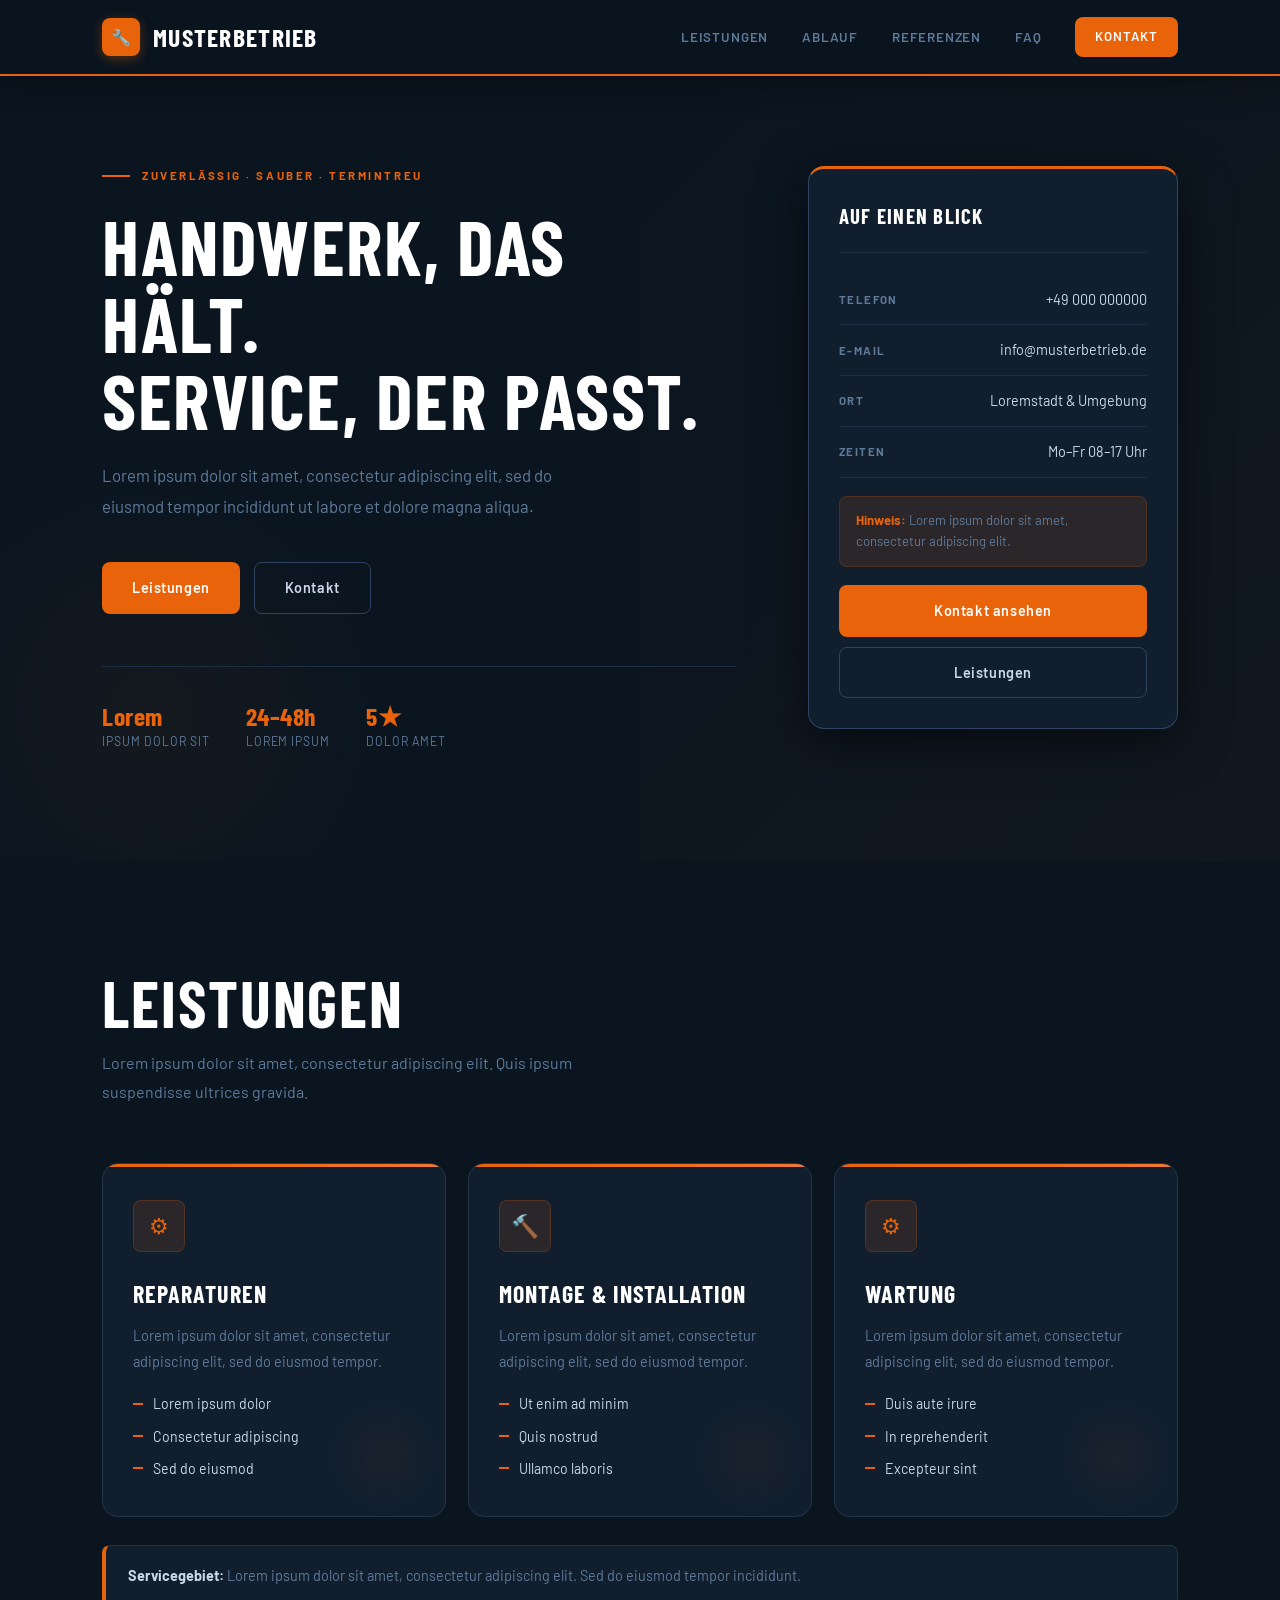
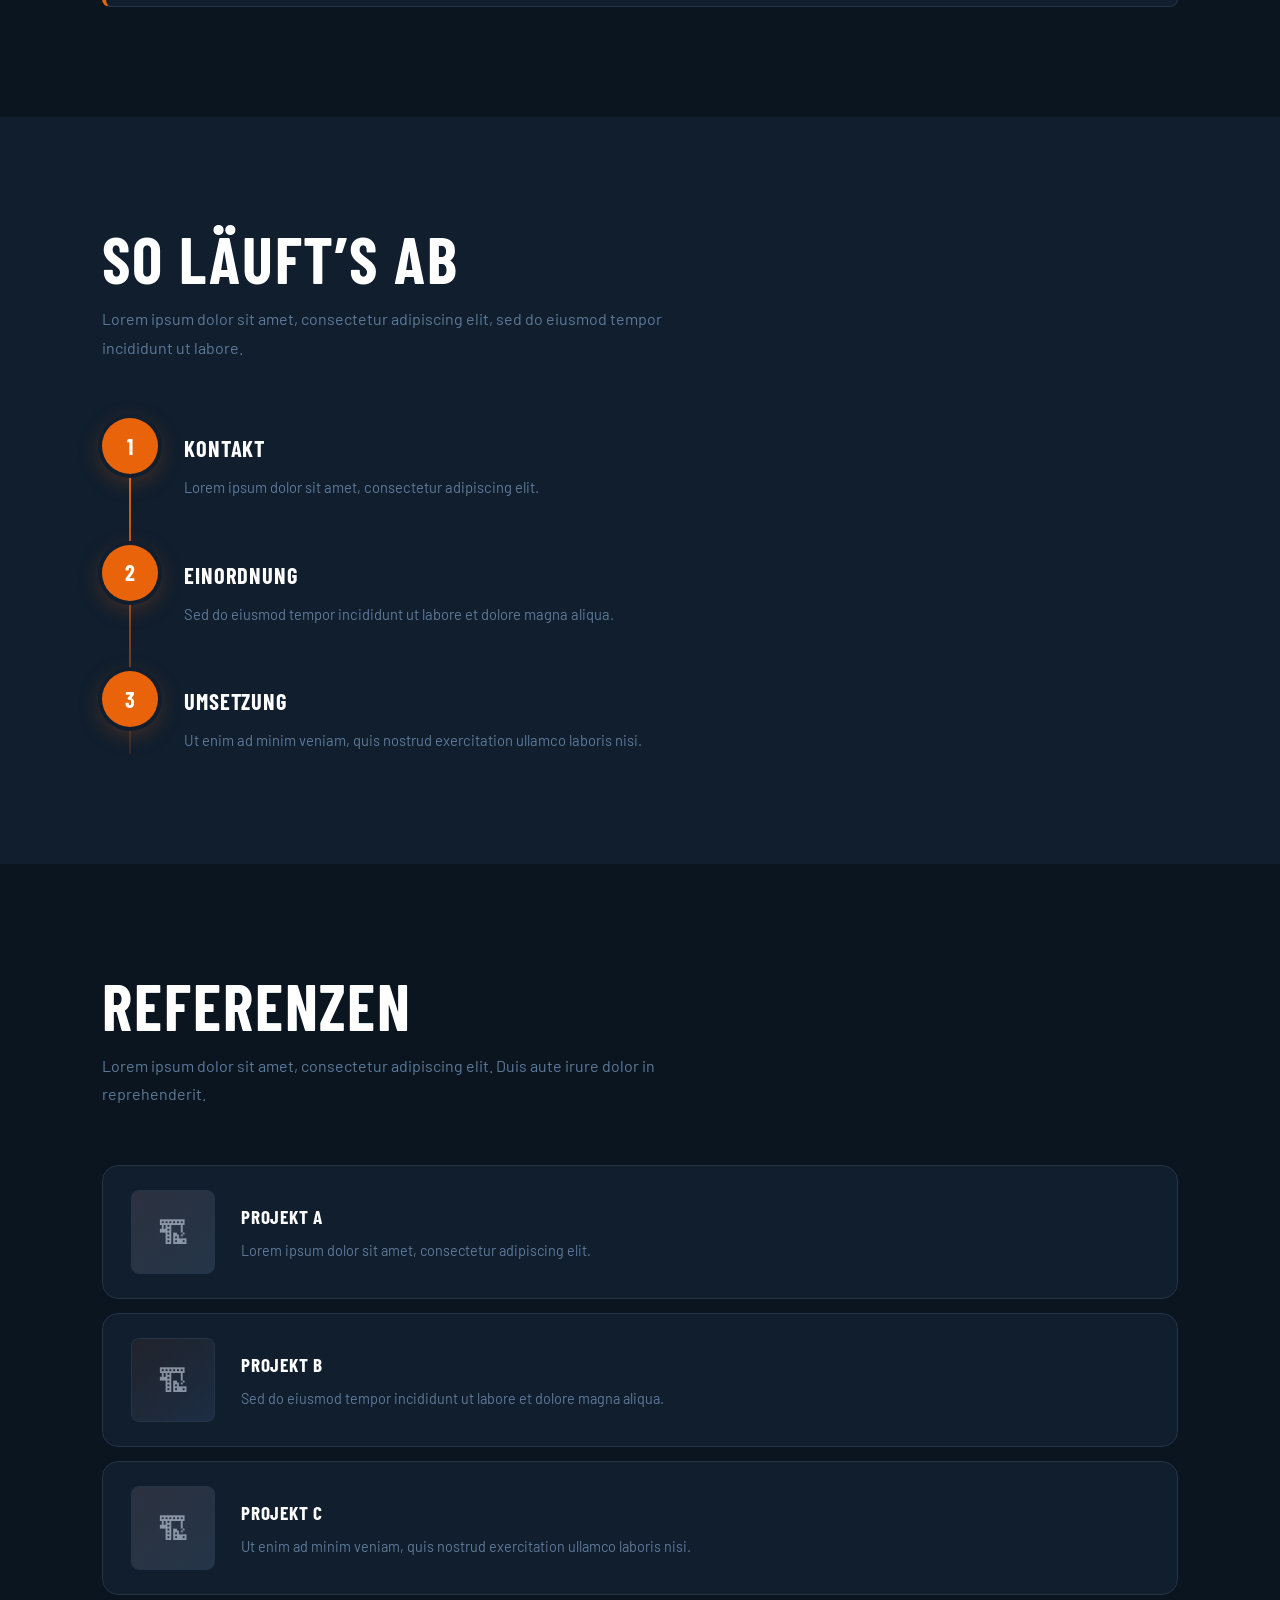
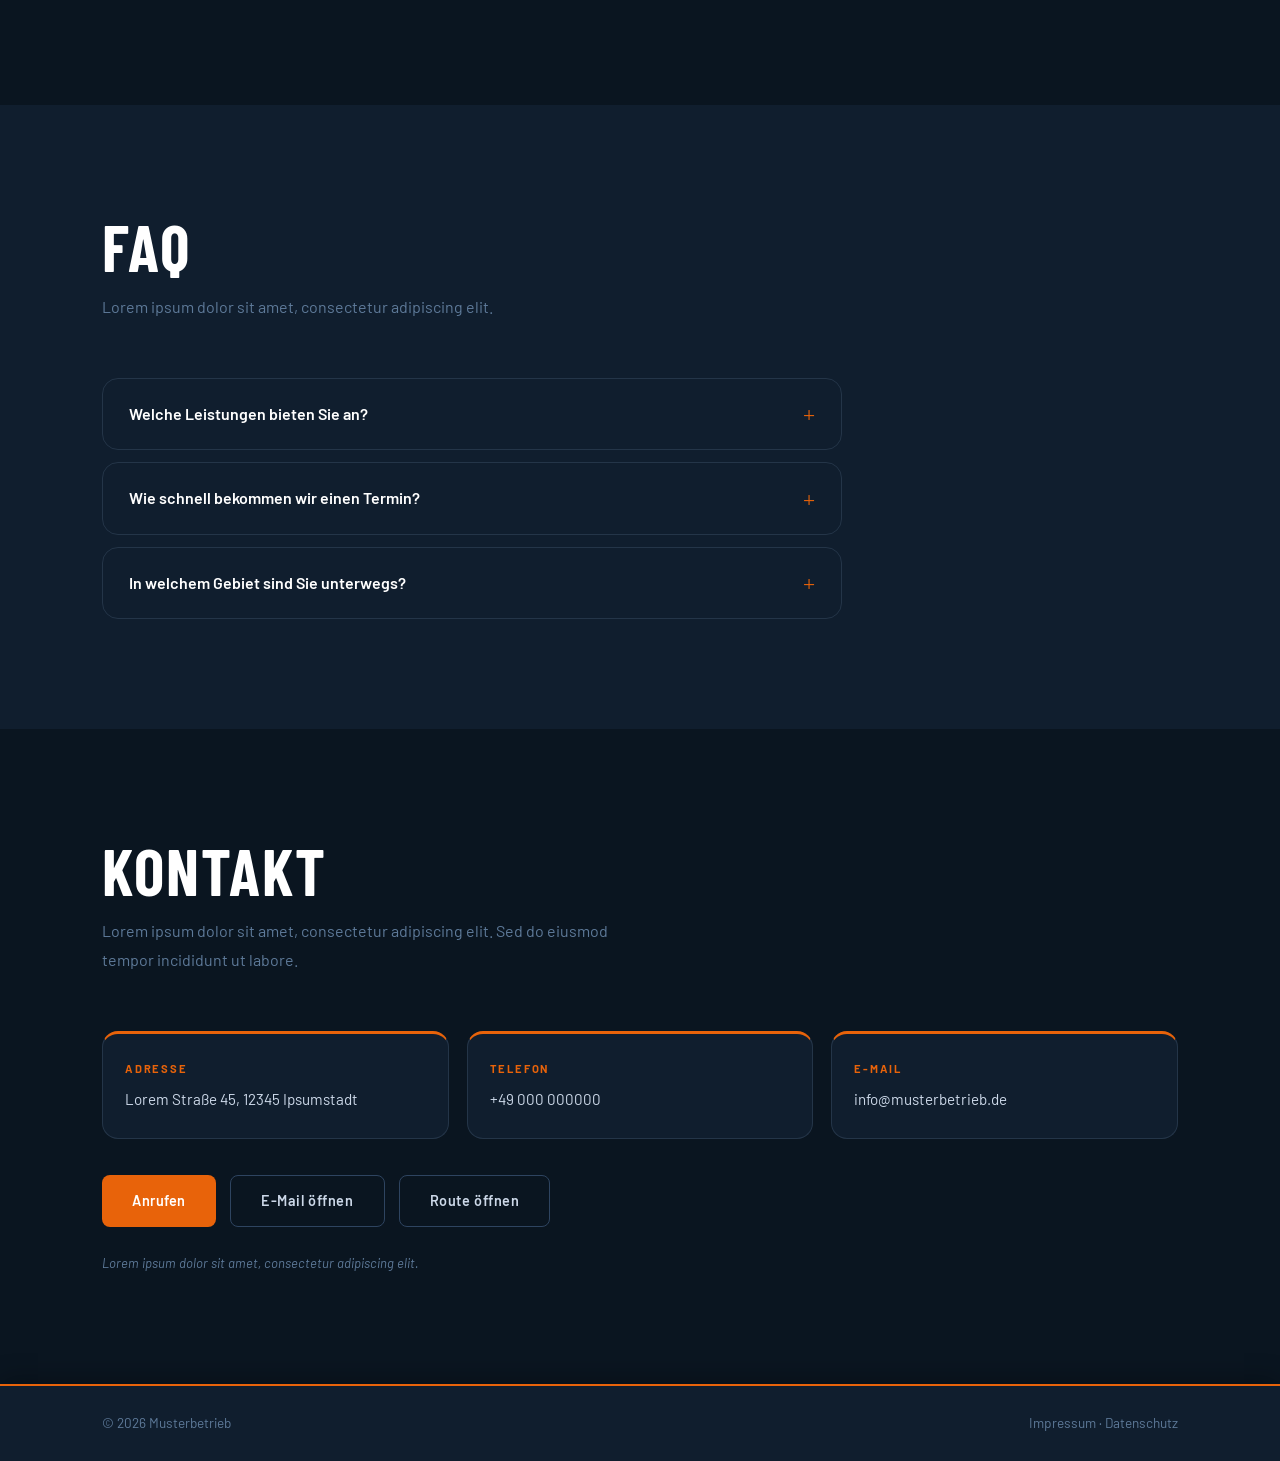
<file: demos/handwerker/handwerker.html>
<!DOCTYPE html>
<html lang="de">
<head>
  <meta charset="UTF-8" />
  <meta name="viewport" content="width=device-width, initial-scale=1.0" />
  <title>Musterbetrieb – Handwerk & Service</title>
  <link rel="stylesheet" href="handwerker.css" />
  <link rel="preconnect" href="https://fonts.googleapis.com">
  <link rel="preconnect" href="https://fonts.gstatic.com" crossorigin>
  <link href="https://fonts.googleapis.com/css2?family=Barlow+Condensed:wght@500;600;700&family=Barlow:wght@300;400;500;600&display=swap" rel="stylesheet">
</head>
<body>

<header class="header" id="top">
  <div class="container nav">
    <a class="brand" href="#top">
      <span class="brand-icon" aria-hidden="true"></span>
      <span class="brand-name">Musterbetrieb</span>
    </a>

    <nav class="menu" aria-label="Hauptnavigation">
      <a href="#leistungen">Leistungen</a>
      <a href="#ablauf">Ablauf</a>
      <a href="#referenzen">Referenzen</a>
      <a href="#faq">FAQ</a>
      <a href="#kontakt" class="btn small">Kontakt</a>
    </nav>
  </div>
</header>

<main>

  <!-- Hero -->
  <section class="hero">
    <div class="container hero-grid">
      <div class="hero-text">
        <p class="kicker">Zuverlässig · Sauber · Termintreu</p>
        <h1>Handwerk, das hält.<br>Service, der passt.</h1>
        <p class="lead">
          Lorem ipsum dolor sit amet, consectetur adipiscing elit, sed do eiusmod tempor incididunt ut labore et dolore magna aliqua.
        </p>

        <div class="hero-actions">
          <a class="btn primary" href="#leistungen">Leistungen</a>
          <a class="btn ghost" href="#kontakt">Kontakt</a>
        </div>

        <div class="trust">
          <div class="trust-item">
            <p class="trust-title">Lorem</p>
            <p class="trust-text">Ipsum dolor sit</p>
          </div>
          <div class="trust-item">
            <p class="trust-title">24–48h</p>
            <p class="trust-text">Lorem ipsum</p>
          </div>
          <div class="trust-item">
            <p class="trust-title">5★</p>
            <p class="trust-text">Dolor amet</p>
          </div>
        </div>
      </div>

      <div class="hero-panel" aria-label="Kontaktkarte">
        <h3>Auf einen Blick</h3>

        <div class="panel-row">
          <span class="label">Telefon</span>
          <span class="value">+49 000 000000</span>
        </div>

        <div class="panel-row">
          <span class="label">E-Mail</span>
          <span class="value">info@musterbetrieb.de</span>
        </div>

        <div class="panel-row">
          <span class="label">Ort</span>
          <span class="value">Loremstadt & Umgebung</span>
        </div>

        <div class="panel-row">
          <span class="label">Zeiten</span>
          <span class="value">Mo–Fr 08–17 Uhr</span>
        </div>

        <div class="panel-note">
          <p><strong>Hinweis:</strong> Lorem ipsum dolor sit amet, consectetur adipiscing elit.</p>
        </div>

        <div class="panel-actions">
          <a class="btn primary full" href="#kontakt">Kontakt ansehen</a>
          <a class="btn ghost full" href="#leistungen">Leistungen</a>
        </div>
      </div>
    </div>
  </section>

  <!-- Leistungen -->
  <section id="leistungen" class="section">
    <div class="container">
      <div class="section-head">
        <h2>Leistungen</h2>
        <p>Lorem ipsum dolor sit amet, consectetur adipiscing elit. Quis ipsum suspendisse ultrices gravida.</p>
      </div>

      <div class="cards">
        <article class="card">
          <div class="card-icon" aria-hidden="true"></div>
          <h3>Reparaturen</h3>
          <p>Lorem ipsum dolor sit amet, consectetur adipiscing elit, sed do eiusmod tempor.</p>
          <ul>
            <li>Lorem ipsum dolor</li>
            <li>Consectetur adipiscing</li>
            <li>Sed do eiusmod</li>
          </ul>
        </article>

        <article class="card">
          <div class="card-icon alt" aria-hidden="true"></div>
          <h3>Montage & Installation</h3>
          <p>Lorem ipsum dolor sit amet, consectetur adipiscing elit, sed do eiusmod tempor.</p>
          <ul>
            <li>Ut enim ad minim</li>
            <li>Quis nostrud</li>
            <li>Ullamco laboris</li>
          </ul>
        </article>

        <article class="card">
          <div class="card-icon" aria-hidden="true"></div>
          <h3>Wartung</h3>
          <p>Lorem ipsum dolor sit amet, consectetur adipiscing elit, sed do eiusmod tempor.</p>
          <ul>
            <li>Duis aute irure</li>
            <li>In reprehenderit</li>
            <li>Excepteur sint</li>
          </ul>
        </article>
      </div>

      <div class="info-band">
        <p><strong>Servicegebiet:</strong> Lorem ipsum dolor sit amet, consectetur adipiscing elit. Sed do eiusmod tempor incididunt.</p>
      </div>
    </div>
  </section>

  <!-- Ablauf -->
  <section id="ablauf" class="section alt">
    <div class="container">
      <div class="section-head">
        <h2>So läuft’s ab</h2>
        <p>Lorem ipsum dolor sit amet, consectetur adipiscing elit, sed do eiusmod tempor incididunt ut labore.</p>
      </div>

      <div class="steps">
        <div class="step">
          <div class="step-num">1</div>
          <div>
            <h3>Kontakt</h3>
            <p>Lorem ipsum dolor sit amet, consectetur adipiscing elit.</p>
          </div>
        </div>
        <div class="step">
          <div class="step-num">2</div>
          <div>
            <h3>Einordnung</h3>
            <p>Sed do eiusmod tempor incididunt ut labore et dolore magna aliqua.</p>
          </div>
        </div>
        <div class="step">
          <div class="step-num">3</div>
          <div>
            <h3>Umsetzung</h3>
            <p>Ut enim ad minim veniam, quis nostrud exercitation ullamco laboris nisi.</p>
          </div>
        </div>
      </div>
    </div>
  </section>

  <!-- Referenzen -->
  <section id="referenzen" class="section">
    <div class="container">
      <div class="section-head">
        <h2>Referenzen</h2>
        <p>Lorem ipsum dolor sit amet, consectetur adipiscing elit. Duis aute irure dolor in reprehenderit.</p>
      </div>

      <div class="refs">
        <div class="ref">
          <div class="ref-photo" aria-hidden="true"></div>
          <div>
            <p class="ref-title">Projekt A</p>
            <p class="ref-text">Lorem ipsum dolor sit amet, consectetur adipiscing elit.</p>
          </div>
        </div>

        <div class="ref">
          <div class="ref-photo alt" aria-hidden="true"></div>
          <div>
            <p class="ref-title">Projekt B</p>
            <p class="ref-text">Sed do eiusmod tempor incididunt ut labore et dolore magna aliqua.</p>
          </div>
        </div>

        <div class="ref">
          <div class="ref-photo" aria-hidden="true"></div>
          <div>
            <p class="ref-title">Projekt C</p>
            <p class="ref-text">Ut enim ad minim veniam, quis nostrud exercitation ullamco laboris nisi.</p>
          </div>
        </div>
      </div>
    </div>
  </section>

  <!-- FAQ -->
  <section id="faq" class="section alt">
    <div class="container">
      <div class="section-head">
        <h2>FAQ</h2>
        <p>Lorem ipsum dolor sit amet, consectetur adipiscing elit.</p>
      </div>

      <div class="faq">
        <details class="faq-item">
          <summary>Welche Leistungen bieten Sie an?</summary>
          <p>Lorem ipsum dolor sit amet, consectetur adipiscing elit, sed do eiusmod tempor incididunt ut labore.</p>
        </details>

        <details class="faq-item">
          <summary>Wie schnell bekommen wir einen Termin?</summary>
          <p>Sed do eiusmod tempor incididunt ut labore et dolore magna aliqua. Ut enim ad minim veniam.</p>
        </details>

        <details class="faq-item">
          <summary>In welchem Gebiet sind Sie unterwegs?</summary>
          <p>Ut enim ad minim veniam, quis nostrud exercitation ullamco laboris nisi ut aliquip ex ea commodo consequat.</p>
        </details>
      </div>
    </div>
  </section>

  <!-- Kontakt -->
  <section id="kontakt" class="section">
    <div class="container">
      <div class="section-head">
        <h2>Kontakt</h2>
        <p>Lorem ipsum dolor sit amet, consectetur adipiscing elit. Sed do eiusmod tempor incididunt ut labore.</p>
      </div>

      <div class="contact-grid">
        <div class="contact-card">
          <p class="contact-title">Adresse</p>
          <p class="contact-text">Lorem Straße 45, 12345 Ipsumstadt</p>
        </div>
        <div class="contact-card">
          <p class="contact-title">Telefon</p>
          <p class="contact-text">+49 000 000000</p>
        </div>
        <div class="contact-card">
          <p class="contact-title">E-Mail</p>
          <p class="contact-text">info@musterbetrieb.de</p>
        </div>
      </div>

      <div class="contact-actions">
        <a class="btn primary" href="tel:+49000000000">Anrufen</a>
        <a class="btn ghost" href="mailto:info@musterbetrieb.de">E-Mail öffnen</a>
        <a class="btn ghost" href="#">Route öffnen</a>
      </div>

      <p class="fine">Lorem ipsum dolor sit amet, consectetur adipiscing elit.</p>
    </div>
  </section>

</main>

<footer class="footer">
  <div class="container footer-grid">
    <p>© 2026 Musterbetrieb</p>
    <p class="muted">Impressum · Datenschutz</p>
  </div>
</footer>

</body>
</html>
</file>
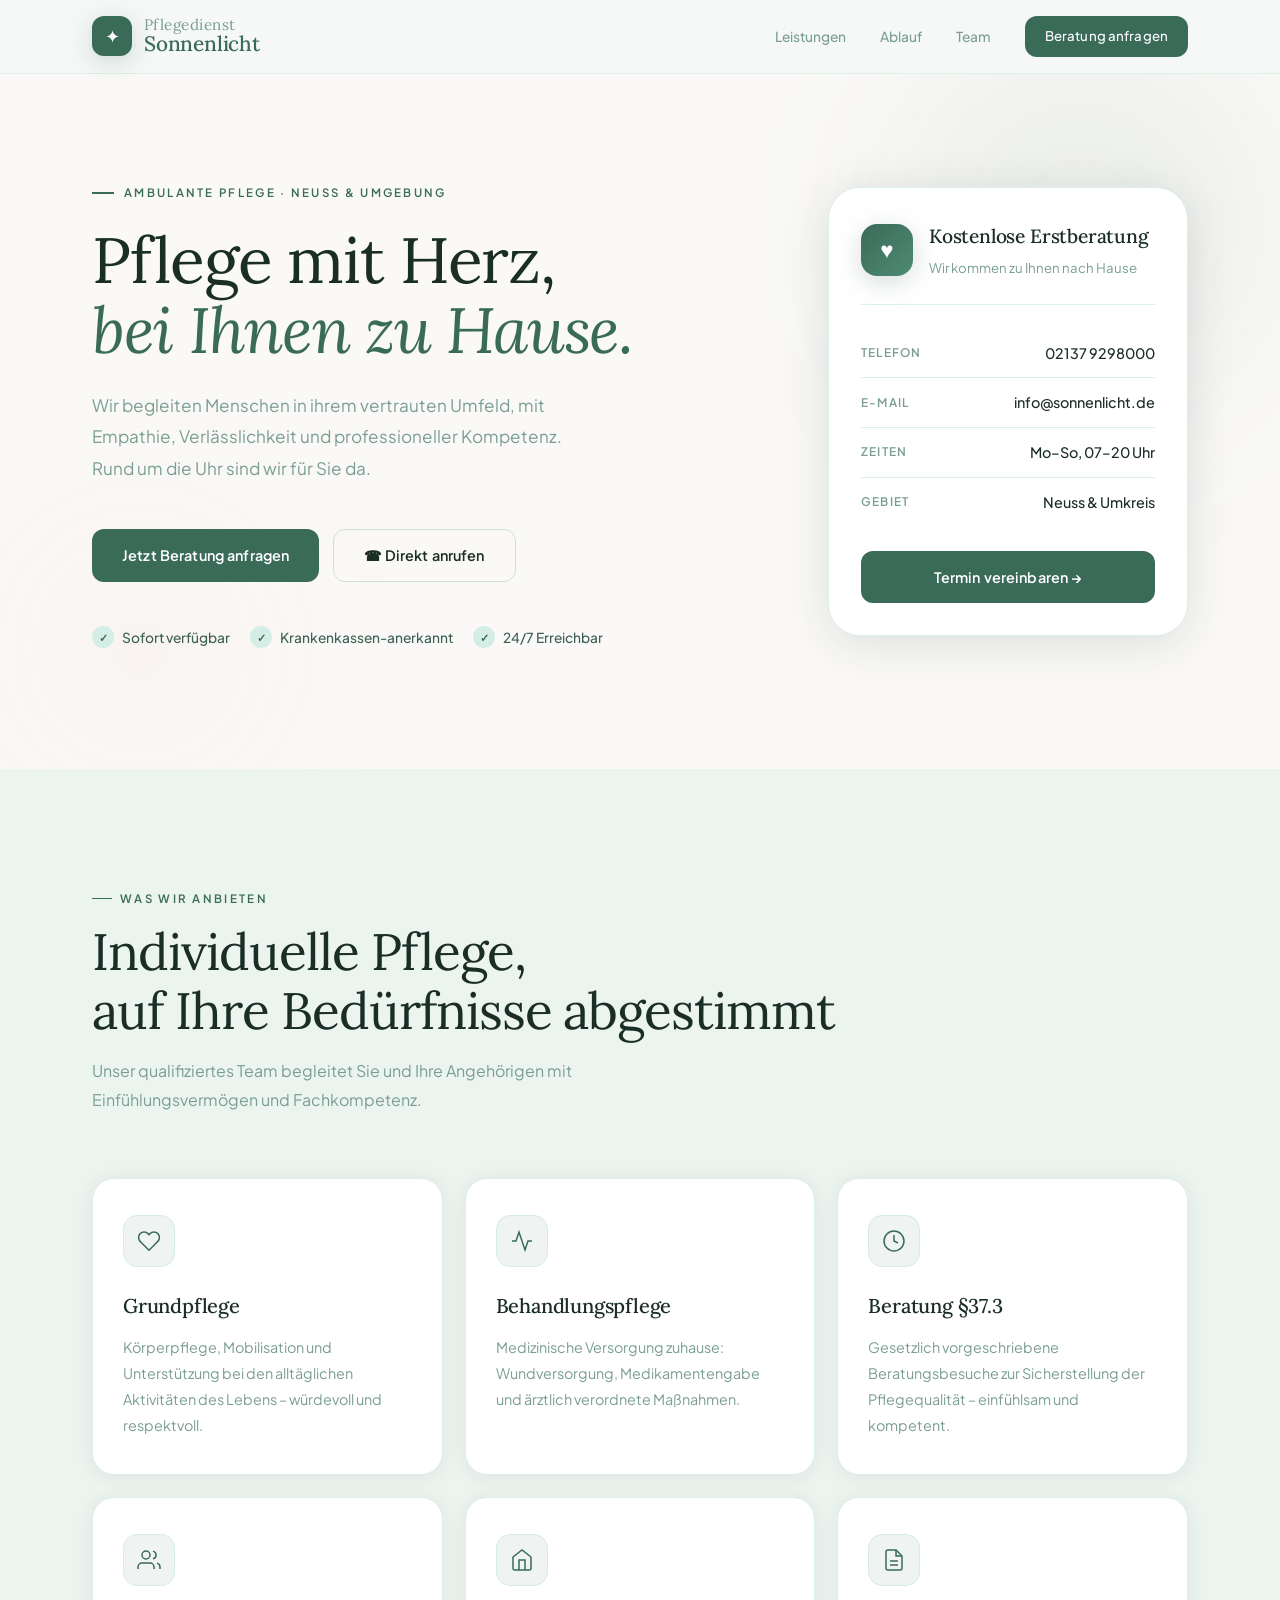
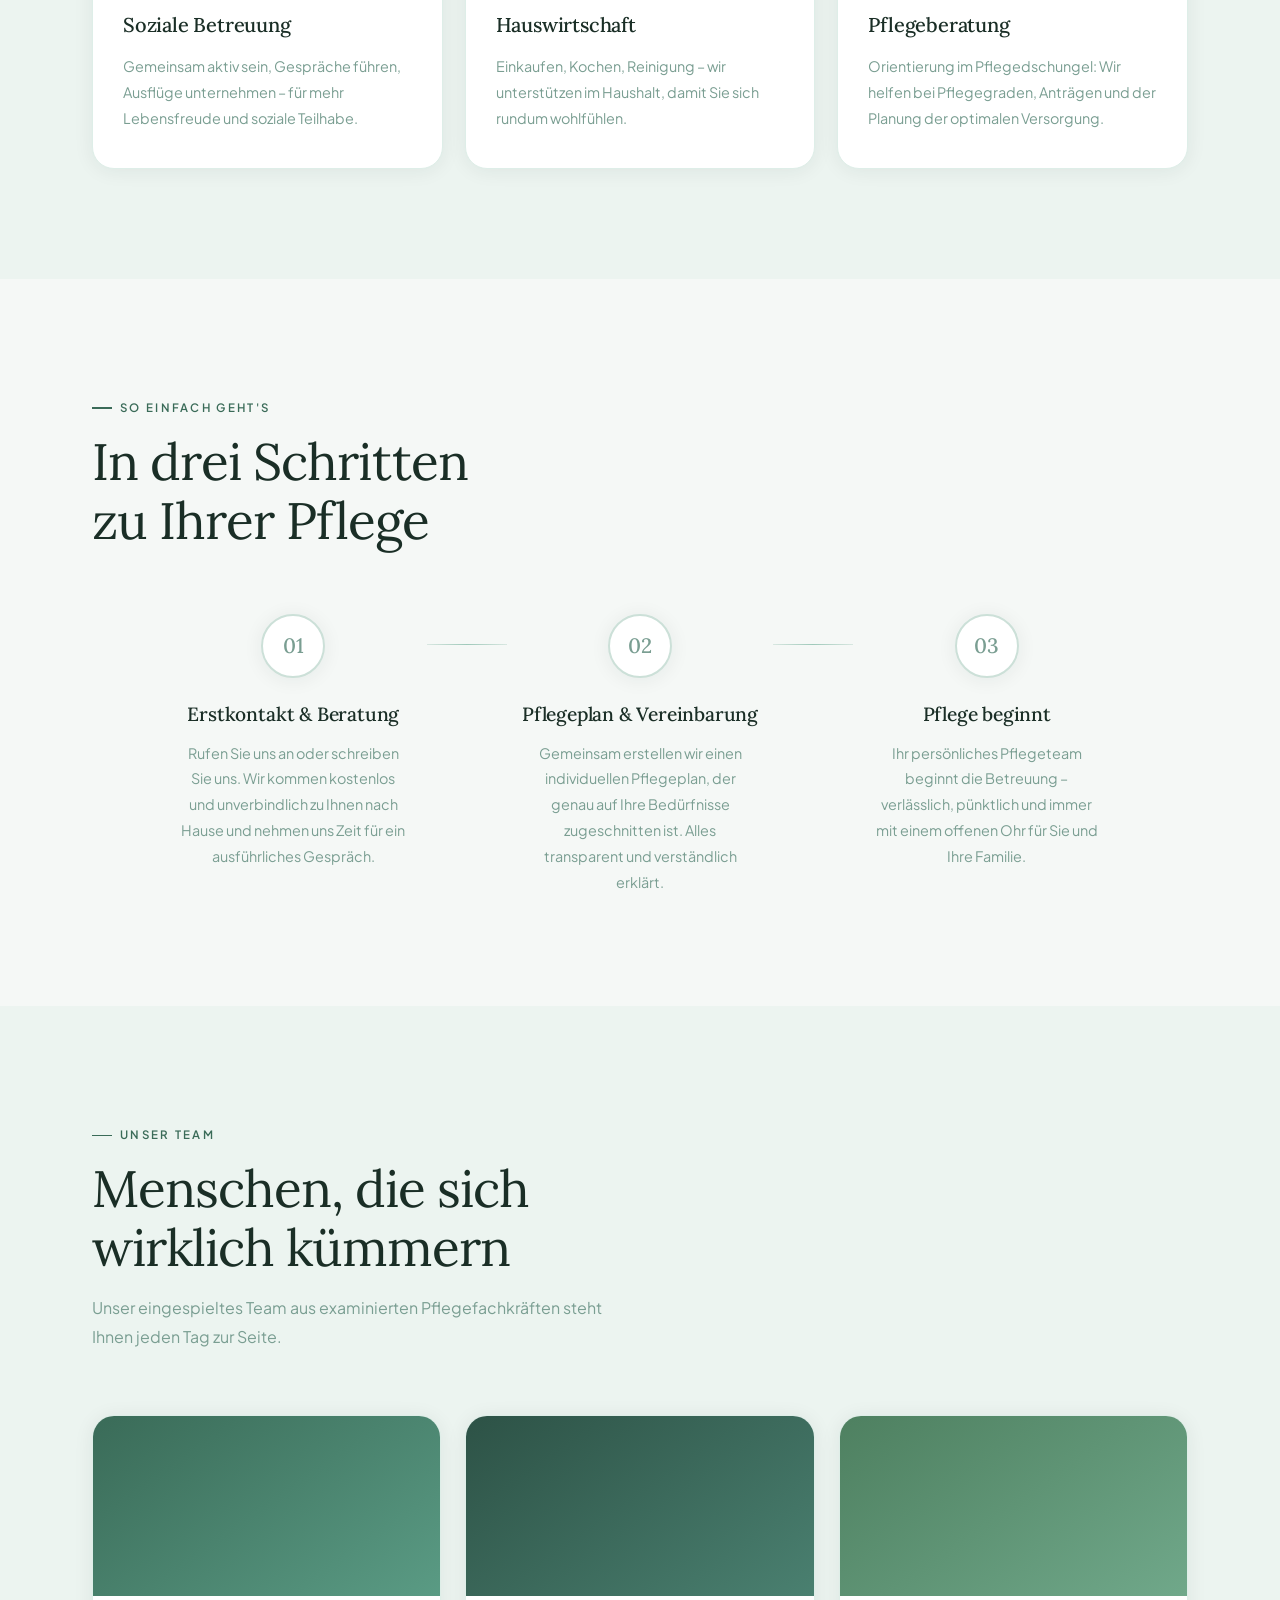
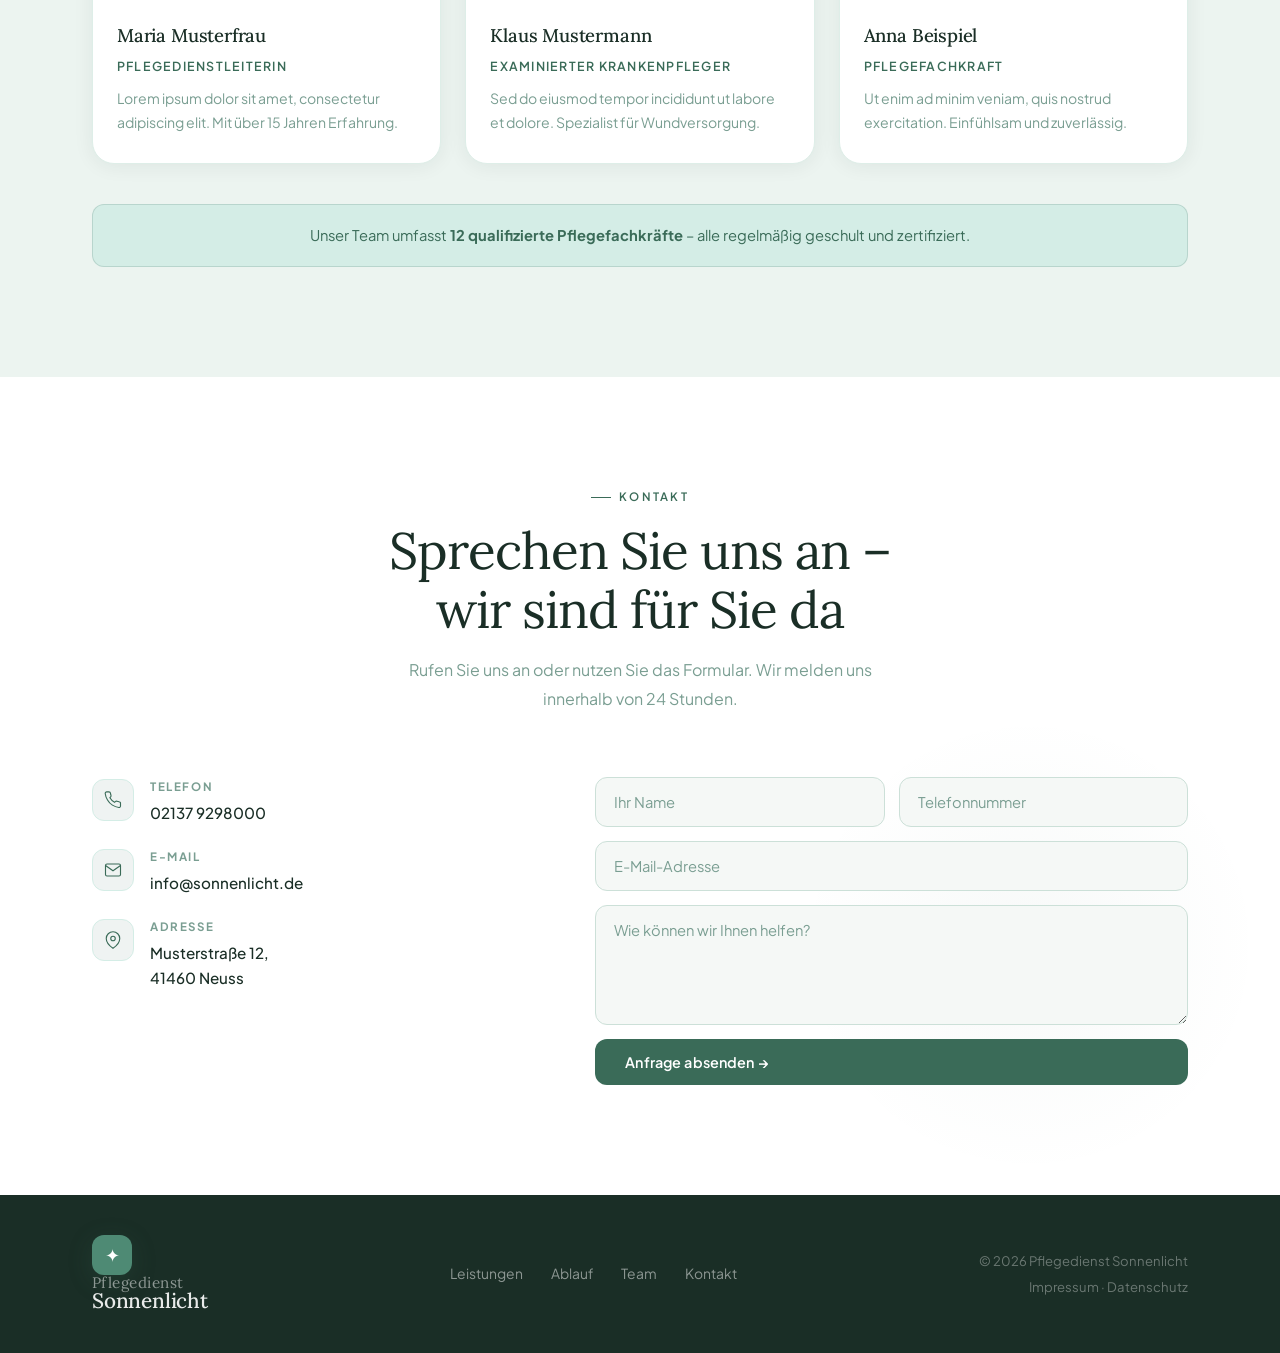
<file: demos/pflege/pflege.html>
<!DOCTYPE html>
<html lang="de">
<head>
  <meta charset="UTF-8" />
  <meta name="viewport" content="width=device-width, initial-scale=1.0" />
  <title>Pflegedienst Sonnenlicht – Ambulante Pflege</title>
  <link rel="stylesheet" href="pflege.css" />
  <link rel="preconnect" href="https://fonts.googleapis.com">
  <link rel="preconnect" href="https://fonts.gstatic.com" crossorigin>
  <link href="https://fonts.googleapis.com/css2?family=Lora:ital,wght@0,400;0,500;1,400&family=Plus+Jakarta+Sans:wght@300;400;500;600&display=swap" rel="stylesheet">
</head>
<body>

<header class="header" id="top">
  <div class="container nav">
    <a class="brand" href="#top">
      <span class="brand-mark" aria-hidden="true">✦</span>
      <div class="brand-text">
        <span class="brand-name">Pflegedienst</span>
        <span class="brand-sub">Sonnenlicht</span>
      </div>
    </a>

    <nav class="menu" aria-label="Hauptnavigation">
      <a href="#leistungen">Leistungen</a>
      <a href="#ablauf">Ablauf</a>
      <a href="#team">Team</a>
      <a href="#kontakt" class="btn small">Beratung anfragen</a>
    </nav>
  </div>
</header>

<main>

  <!-- Hero -->
  <section class="hero">
    <div class="hero-orb orb-1"></div>
    <div class="hero-orb orb-2"></div>
    <div class="container hero-grid">
      <div class="hero-text">
        <p class="kicker">Ambulante Pflege · Neuss & Umgebung</p>
        <h1>Pflege mit Herz,<br><em>bei Ihnen zu Hause.</em></h1>
        <p class="lead">
          Wir begleiten Menschen in ihrem vertrauten Umfeld, mit Empathie, Verlässlichkeit
          und professioneller Kompetenz. Rund um die Uhr sind wir für Sie da.
        </p>

        <div class="hero-actions">
          <a class="btn primary" href="#kontakt">Jetzt Beratung anfragen</a>
          <a class="btn ghost" href="tel:+4921379298000">☎ Direkt anrufen</a>
        </div>

        <div class="trust-row">
          <div class="trust-item">
            <span class="trust-icon">✓</span>
            <span>Sofort verfügbar</span>
          </div>
          <div class="trust-item">
            <span class="trust-icon">✓</span>
            <span>Krankenkassen-anerkannt</span>
          </div>
          <div class="trust-item">
            <span class="trust-icon">✓</span>
            <span>24/7 Erreichbar</span>
          </div>
        </div>
      </div>

      <div class="hero-card">
        <div class="hero-card-header">
          <div class="hc-icon">♥</div>
          <div>
            <h3>Kostenlose Erstberatung</h3>
            <p>Wir kommen zu Ihnen nach Hause</p>
          </div>
        </div>

        <div class="hc-rows">
          <div class="hc-row">
            <span class="hc-label">Telefon</span>
            <span class="hc-value">02137 9298000</span>
          </div>
          <div class="hc-row">
            <span class="hc-label">E-Mail</span>
            <span class="hc-value">info@sonnenlicht.de</span>
          </div>
          <div class="hc-row">
            <span class="hc-label">Zeiten</span>
            <span class="hc-value">Mo–So, 07–20 Uhr</span>
          </div>
          <div class="hc-row">
            <span class="hc-label">Gebiet</span>
            <span class="hc-value">Neuss & Umkreis</span>
          </div>
        </div>

        <a class="btn primary full" href="#kontakt">Termin vereinbaren →</a>
      </div>
    </div>
  </section>

  <!-- Leistungen -->
  <section id="leistungen" class="section soft">
    <div class="container">
      <div class="section-head">
        <p class="eyebrow">Was wir anbieten</p>
        <h2>Individuelle Pflege,<br>auf Ihre Bedürfnisse abgestimmt</h2>
        <p class="section-sub">Unser qualifiziertes Team begleitet Sie und Ihre Angehörigen mit Einfühlungsvermögen und Fachkompetenz.</p>
      </div>

      <div class="leistungen-grid">
        <article class="leistung-card">
          <div class="lc-icon">
            <svg width="24" height="24" viewBox="0 0 24 24" fill="none" stroke="currentColor" stroke-width="1.5"><path d="M20.84 4.61a5.5 5.5 0 0 0-7.78 0L12 5.67l-1.06-1.06a5.5 5.5 0 0 0-7.78 7.78l1.06 1.06L12 21.23l7.78-7.78 1.06-1.06a5.5 5.5 0 0 0 0-7.78z"/></svg>
          </div>
          <h3>Grundpflege</h3>
          <p>Körperpflege, Mobilisation und Unterstützung bei den alltäglichen Aktivitäten des Lebens – würdevoll und respektvoll.</p>
        </article>

        <article class="leistung-card">
          <div class="lc-icon">
            <svg width="24" height="24" viewBox="0 0 24 24" fill="none" stroke="currentColor" stroke-width="1.5"><path d="M22 12h-4l-3 9L9 3l-3 9H2"/></svg>
          </div>
          <h3>Behandlungspflege</h3>
          <p>Medizinische Versorgung zuhause: Wundversorgung, Medikamentengabe und ärztlich verordnete Maßnahmen.</p>
        </article>

        <article class="leistung-card">
          <div class="lc-icon">
            <svg width="24" height="24" viewBox="0 0 24 24" fill="none" stroke="currentColor" stroke-width="1.5"><circle cx="12" cy="12" r="10"/><polyline points="12 6 12 12 16 14"/></svg>
          </div>
          <h3>Beratung §37.3</h3>
          <p>Gesetzlich vorgeschriebene Beratungsbesuche zur Sicherstellung der Pflegequalität – einfühlsam und kompetent.</p>
        </article>

        <article class="leistung-card">
          <div class="lc-icon">
            <svg width="24" height="24" viewBox="0 0 24 24" fill="none" stroke="currentColor" stroke-width="1.5"><path d="M17 21v-2a4 4 0 0 0-4-4H5a4 4 0 0 0-4 4v2"/><circle cx="9" cy="7" r="4"/><path d="M23 21v-2a4 4 0 0 0-3-3.87"/><path d="M16 3.13a4 4 0 0 1 0 7.75"/></svg>
          </div>
          <h3>Soziale Betreuung</h3>
          <p>Gemeinsam aktiv sein, Gespräche führen, Ausflüge unternehmen – für mehr Lebensfreude und soziale Teilhabe.</p>
        </article>

        <article class="leistung-card">
          <div class="lc-icon">
            <svg width="24" height="24" viewBox="0 0 24 24" fill="none" stroke="currentColor" stroke-width="1.5"><path d="M3 9l9-7 9 7v11a2 2 0 0 1-2 2H5a2 2 0 0 1-2-2z"/><polyline points="9 22 9 12 15 12 15 22"/></svg>
          </div>
          <h3>Hauswirtschaft</h3>
          <p>Einkaufen, Kochen, Reinigung – wir unterstützen im Haushalt, damit Sie sich rundum wohlfühlen.</p>
        </article>

        <article class="leistung-card">
          <div class="lc-icon">
            <svg width="24" height="24" viewBox="0 0 24 24" fill="none" stroke="currentColor" stroke-width="1.5"><path d="M14 2H6a2 2 0 0 0-2 2v16a2 2 0 0 0 2 2h12a2 2 0 0 0 2-2V8z"/><polyline points="14 2 14 8 20 8"/><line x1="16" y1="13" x2="8" y2="13"/><line x1="16" y1="17" x2="8" y2="17"/></svg>
          </div>
          <h3>Pflegeberatung</h3>
          <p>Orientierung im Pflegedschungel: Wir helfen bei Pflegegraden, Anträgen und der Planung der optimalen Versorgung.</p>
        </article>
      </div>
    </div>
  </section>

  <!-- Ablauf -->
  <section id="ablauf" class="section">
    <div class="container">
      <div class="section-head">
        <p class="eyebrow">So einfach geht's</p>
        <h2>In drei Schritten<br>zu Ihrer Pflege</h2>
      </div>

      <div class="ablauf-steps">
        <div class="ablauf-step">
          <div class="as-num">01</div>
          <div class="as-line"></div>
          <div class="as-content">
            <h3>Erstkontakt & Beratung</h3>
            <p>Rufen Sie uns an oder schreiben Sie uns. Wir kommen kostenlos und unverbindlich zu Ihnen nach Hause und nehmen uns Zeit für ein ausführliches Gespräch.</p>
          </div>
        </div>

        <div class="ablauf-connector"></div>

        <div class="ablauf-step">
          <div class="as-num">02</div>
          <div class="as-line"></div>
          <div class="as-content">
            <h3>Pflegeplan & Vereinbarung</h3>
            <p>Gemeinsam erstellen wir einen individuellen Pflegeplan, der genau auf Ihre Bedürfnisse zugeschnitten ist. Alles transparent und verständlich erklärt.</p>
          </div>
        </div>

        <div class="ablauf-connector"></div>

        <div class="ablauf-step">
          <div class="as-num">03</div>
          <div class="as-line"></div>
          <div class="as-content">
            <h3>Pflege beginnt</h3>
            <p>Ihr persönliches Pflegeteam beginnt die Betreuung – verlässlich, pünktlich und immer mit einem offenen Ohr für Sie und Ihre Familie.</p>
          </div>
        </div>
      </div>
    </div>
  </section>

  <!-- Team -->
  <section id="team" class="section soft">
    <div class="container">
      <div class="section-head">
        <p class="eyebrow">Unser Team</p>
        <h2>Menschen, die sich<br>wirklich kümmern</h2>
        <p class="section-sub">Unser eingespieltes Team aus examinierten Pflegefachkräften steht Ihnen jeden Tag zur Seite.</p>
      </div>

      <div class="team-grid">
        <div class="team-card">
          <div class="team-photo tp-1" aria-label="Teamfoto"></div>
          <div class="team-info">
            <h3>Maria Musterfrau</h3>
            <p class="team-role">Pflegedienstleiterin</p>
            <p class="team-desc">Lorem ipsum dolor sit amet, consectetur adipiscing elit. Mit über 15 Jahren Erfahrung.</p>
          </div>
        </div>

        <div class="team-card">
          <div class="team-photo tp-2" aria-label="Teamfoto"></div>
          <div class="team-info">
            <h3>Klaus Mustermann</h3>
            <p class="team-role">Examinierter Krankenpfleger</p>
            <p class="team-desc">Sed do eiusmod tempor incididunt ut labore et dolore. Spezialist für Wundversorgung.</p>
          </div>
        </div>

        <div class="team-card">
          <div class="team-photo tp-3" aria-label="Teamfoto"></div>
          <div class="team-info">
            <h3>Anna Beispiel</h3>
            <p class="team-role">Pflegefachkraft</p>
            <p class="team-desc">Ut enim ad minim veniam, quis nostrud exercitation. Einfühlsam und zuverlässig.</p>
          </div>
        </div>
      </div>

      <div class="team-note">
        <p>Unser Team umfasst <strong>12 qualifizierte Pflegefachkräfte</strong> – alle regelmäßig geschult und zertifiziert.</p>
      </div>
    </div>
  </section>

  <!-- Kontakt -->
  <section id="kontakt" class="section contact-section">
    <div class="container">
      <div class="section-head centered">
        <p class="eyebrow">Kontakt</p>
        <h2>Sprechen Sie uns an –<br>wir sind für Sie da</h2>
        <p class="section-sub">Rufen Sie uns an oder nutzen Sie das Formular. Wir melden uns innerhalb von 24 Stunden.</p>
      </div>

      <div class="contact-grid">
        <div class="contact-info">
          <div class="ci-item">
            <div class="ci-icon">
              <svg width="18" height="18" viewBox="0 0 24 24" fill="none" stroke="currentColor" stroke-width="1.5"><path d="M22 16.92v3a2 2 0 0 1-2.18 2 19.79 19.79 0 0 1-8.63-3.07A19.5 19.5 0 0 1 4.69 12 19.79 19.79 0 0 1 1.61 3.41 2 2 0 0 1 3.6 1.21h3a2 2 0 0 1 2 1.72c.127.96.361 1.903.7 2.81a2 2 0 0 1-.45 2.11L7.91 8.91a16 16 0 0 0 6.18 6.18l1.06-.94a2 2 0 0 1 2.11-.45c.907.339 1.85.573 2.81.7A2 2 0 0 1 22 16.92z"/></svg>
            </div>
            <div>
              <p class="ci-label">Telefon</p>
              <p class="ci-value">02137 9298000</p>
            </div>
          </div>
          <div class="ci-item">
            <div class="ci-icon">
              <svg width="18" height="18" viewBox="0 0 24 24" fill="none" stroke="currentColor" stroke-width="1.5"><path d="M4 4h16c1.1 0 2 .9 2 2v12c0 1.1-.9 2-2 2H4c-1.1 0-2-.9-2-2V6c0-1.1.9-2 2-2z"/><polyline points="22,6 12,13 2,6"/></svg>
            </div>
            <div>
              <p class="ci-label">E-Mail</p>
              <p class="ci-value">info@sonnenlicht.de</p>
            </div>
          </div>
          <div class="ci-item">
            <div class="ci-icon">
              <svg width="18" height="18" viewBox="0 0 24 24" fill="none" stroke="currentColor" stroke-width="1.5"><path d="M21 10c0 7-9 13-9 13s-9-6-9-13a9 9 0 0 1 18 0z"/><circle cx="12" cy="10" r="3"/></svg>
            </div>
            <div>
              <p class="ci-label">Adresse</p>
              <p class="ci-value">Musterstraße 12,<br>41460 Neuss</p>
            </div>
          </div>
        </div>

        <form class="contact-form" onsubmit="return false;">
          <div class="form-row">
            <input type="text" placeholder="Ihr Name" />
            <input type="tel" placeholder="Telefonnummer" />
          </div>
          <input type="email" placeholder="E-Mail-Adresse" />
          <textarea placeholder="Wie können wir Ihnen helfen?" rows="4"></textarea>
          <button type="submit" class="btn primary">Anfrage absenden →</button>
        </form>
      </div>
    </div>
  </section>

</main>

<footer class="footer">
  <div class="container footer-inner">
    <div class="footer-brand">
      <span class="brand-mark" aria-hidden="true">✦</span>
      <div class="brand-text">
        <span class="brand-name">Pflegedienst</span>
        <span class="brand-sub">Sonnenlicht</span>
      </div>
    </div>

    <div class="footer-links">
      <a href="#leistungen">Leistungen</a>
      <a href="#ablauf">Ablauf</a>
      <a href="#team">Team</a>
      <a href="#kontakt">Kontakt</a>
    </div>

    <div class="footer-legal">
      <p>© 2026 Pflegedienst Sonnenlicht</p>
      <p>Impressum · Datenschutz</p>
    </div>
  </div>
</footer>

</body>
</html>
</file>
<file: style.css>
/* ================================================
   Webovate Solutions – Stylesheet v2
   ================================================
   Design: Premium Dark – tief, modern, lebendig
   ================================================
   1.  CSS Variablen
   2.  Reset & Basis
   3.  Animationen & Keyframes
   4.  Scroll-Reveal
   5.  Hilfsklassen
   6.  Buttons
   7.  Header & Navigation
   8.  Hero
   9.  Services
   10. Prozess
   11. Prototypen
   12. Preise
   13. Kontakt
   14. Footer
   15. Modal
   16. Responsive
   ================================================ */


/* ================================================
   1. CSS VARIABLEN
   ================================================ */

:root {
  /* Farben */
  --clr-dark:         #080b10;
  --clr-dark-2:       #0e1219;
  --clr-dark-3:       #141922;
  --clr-dark-4:       #1a2030;
  --clr-accent:       #c8f547;
  --clr-accent-dim:   #a8d030;
  --clr-accent-glow:  rgba(200, 245, 71, 0.12);
  --clr-accent-glow2: rgba(200, 245, 71, 0.06);
  --clr-white:        #ffffff;
  --clr-text:         #e8edf5;
  --clr-text-muted:   #6b7a99;
  --clr-border:       #1e2535;
  --clr-border-light: #2a3349;

  /* Schriften */
  --font-display: 'Fraunces', Georgia, serif;
  --font-body:    'Plus Jakarta Sans', sans-serif;

  /* Abstände & Effekte */
  --radius:     12px;
  --radius-lg:  20px;
  --radius-xl:  28px;
  --shadow:     0 4px 32px rgba(0, 0, 0, 0.4);
  --shadow-lg:  0 16px 64px rgba(0, 0, 0, 0.6);
  --shadow-glow: 0 0 40px rgba(200, 245, 71, 0.15);
  --transition: 0.28s cubic-bezier(0.4, 0, 0.2, 1);
  --transition-slow: 0.5s cubic-bezier(0.4, 0, 0.2, 1);
}


/* ================================================
   2. RESET & BASIS
   ================================================ */

*, *::before, *::after {
  box-sizing: border-box;
  margin: 0;
  padding: 0;
}

html { scroll-behavior: smooth; }

body {
  font-family: var(--font-body);
  background: var(--clr-dark);
  color: var(--clr-text);
  font-size: 16px;
  line-height: 1.7;
  -webkit-font-smoothing: antialiased;
  overflow-x: hidden;
}


/* ================================================
   3. ANIMATIONEN & KEYFRAMES
   ================================================ */

@keyframes float-orb-1 {
  0%, 100% { transform: translate(0, 0) scale(1); }
  33%       { transform: translate(40px, -60px) scale(1.05); }
  66%       { transform: translate(-30px, 40px) scale(0.97); }
}

@keyframes float-orb-2 {
  0%, 100% { transform: translate(0, 0) scale(1); }
  33%       { transform: translate(-50px, 50px) scale(1.08); }
  66%       { transform: translate(60px, -30px) scale(0.95); }
}

@keyframes hero-fade-up {
  from {
    opacity: 0;
    transform: translateY(28px);
  }
  to {
    opacity: 1;
    transform: translateY(0);
  }
}

@keyframes badge-slide {
  from {
    opacity: 0;
    transform: translateY(12px);
  }
  to {
    opacity: 1;
    transform: translateY(0);
  }
}

@keyframes shimmer {
  0%   { background-position: -200% 0; }
  100% { background-position: 200% 0; }
}

@keyframes spin-slow {
  from { transform: rotate(0deg); }
  to   { transform: rotate(360deg); }
}

@keyframes pulse-dot {
  0%, 100% { opacity: 1; transform: scale(1); }
  50%       { opacity: 0.6; transform: scale(0.85); }
}


/* ================================================
   4. SCROLL-REVEAL
   ================================================ */

.reveal {
  opacity: 0;
  transform: translateY(36px);
  transition: opacity 0.72s cubic-bezier(0.25, 0.46, 0.45, 0.94),
              transform 0.72s cubic-bezier(0.25, 0.46, 0.45, 0.94);
}

.reveal.revealed {
  opacity: 1;
  transform: translateY(0);
}

.stagger-item {
  opacity: 0;
  transform: translateY(24px);
  transition: opacity 0.6s cubic-bezier(0.25, 0.46, 0.45, 0.94),
              transform 0.6s cubic-bezier(0.25, 0.46, 0.45, 0.94);
}

.stagger-item.revealed {
  opacity: 1;
  transform: translateY(0);
}


/* ================================================
   5. HILFSKLASSEN
   ================================================ */

.container {
  max-width: 1180px;
  margin: 0 auto;
  padding: 0 32px;
}

.section {
  padding: 130px 0;
}

.section-header {
  margin-bottom: 72px;
}

.section-header.centered {
  text-align: center;
}

.section-eyebrow {
  display: inline-flex;
  align-items: center;
  gap: 8px;
  font-size: 0.72rem;
  font-weight: 600;
  letter-spacing: 0.2em;
  text-transform: uppercase;
  color: var(--clr-accent);
  margin-bottom: 16px;
}

.section-eyebrow::before {
  content: '';
  display: inline-block;
  width: 20px;
  height: 1.5px;
  background: var(--clr-accent);
  flex-shrink: 0;
}

.section-header.centered .section-eyebrow {
  display: flex;
  justify-content: center;
}

.section-header h2,
.section h2 {
  font-family: var(--font-display);
  font-size: clamp(2.3rem, 4.5vw, 3.6rem);
  font-weight: 300;
  color: var(--clr-white);
  line-height: 1.12;
  letter-spacing: -0.02em;
}

.section-desc {
  margin-top: 18px;
  color: var(--clr-text-muted);
  font-size: 1.05rem;
  max-width: 480px;
  line-height: 1.8;
}

.section-header.centered .section-desc {
  margin: 18px auto 0;
}


/* ================================================
   6. BUTTONS
   ================================================ */

.btn-primary {
  display: inline-flex;
  align-items: center;
  gap: 6px;
  background: var(--clr-accent);
  color: var(--clr-dark);
  padding: 14px 28px;
  border-radius: var(--radius);
  font-family: var(--font-body);
  font-size: 0.9rem;
  font-weight: 600;
  text-decoration: none;
  border: none;
  cursor: pointer;
  transition: background var(--transition), transform var(--transition), box-shadow var(--transition);
  position: relative;
  overflow: hidden;
}

.btn-primary::after {
  content: '';
  position: absolute;
  inset: 0;
  background: linear-gradient(90deg, transparent 0%, rgba(255,255,255,0.15) 50%, transparent 100%);
  background-size: 200% 100%;
  opacity: 0;
  transition: opacity 0.3s;
}

.btn-primary:hover {
  background: var(--clr-accent-dim);
  transform: translateY(-2px);
  box-shadow: 0 8px 24px rgba(200, 245, 71, 0.3);
}

.btn-primary:hover::after {
  opacity: 1;
  animation: shimmer 0.6s linear;
}

.btn-ghost {
  display: inline-flex;
  align-items: center;
  gap: 6px;
  background: transparent;
  color: var(--clr-text);
  padding: 13px 28px;
  border-radius: var(--radius);
  font-family: var(--font-body);
  font-size: 0.9rem;
  font-weight: 500;
  text-decoration: none;
  border: 1.5px solid var(--clr-border-light);
  transition: all var(--transition);
}

.btn-ghost:hover {
  border-color: rgba(200, 245, 71, 0.3);
  background: var(--clr-accent-glow2);
  color: var(--clr-white);
}

.btn-outline {
  display: inline-flex;
  align-items: center;
  justify-content: center;
  background: transparent;
  color: var(--clr-accent);
  padding: 13px 28px;
  border-radius: var(--radius);
  font-family: var(--font-body);
  font-size: 0.9rem;
  font-weight: 600;
  text-decoration: none;
  border: 1.5px solid rgba(200, 245, 71, 0.4);
  transition: all var(--transition);
}

.btn-outline:hover {
  background: var(--clr-accent);
  color: var(--clr-dark);
  border-color: var(--clr-accent);
  box-shadow: 0 6px 20px rgba(200, 245, 71, 0.25);
}

.btn-text {
  display: inline-flex;
  align-items: center;
  gap: 6px;
  color: var(--clr-text-muted);
  font-size: 0.88rem;
  font-weight: 500;
  text-decoration: none;
  border-bottom: 1px solid transparent;
  padding-bottom: 2px;
  transition: color var(--transition), border-color var(--transition);
}

.btn-text:hover {
  color: var(--clr-white);
  border-color: var(--clr-text-muted);
}

.btn-nav {
  display: inline-flex;
  align-items: center;
  background: var(--clr-accent);
  color: var(--clr-dark);
  padding: 9px 20px;
  border-radius: var(--radius);
  font-family: var(--font-body);
  font-size: 0.84rem;
  font-weight: 600;
  text-decoration: none;
  transition: background var(--transition), box-shadow var(--transition);
}

.btn-nav:hover {
  background: var(--clr-accent-dim);
  box-shadow: 0 4px 16px rgba(200, 245, 71, 0.25);
}


/* ================================================
   7. HEADER & NAVIGATION
   ================================================ */

.header {
  position: fixed;
  top: 0;
  left: 0;
  right: 0;
  z-index: 100;
  padding: 22px 0;
  transition: background var(--transition), padding var(--transition),
              border-color var(--transition), box-shadow var(--transition);
  border-bottom: 1px solid transparent;
}

.header.scrolled {
  background: rgba(8, 11, 16, 0.88);
  backdrop-filter: blur(20px);
  -webkit-backdrop-filter: blur(20px);
  padding: 14px 0;
  border-bottom-color: var(--clr-border);
  box-shadow: 0 1px 40px rgba(0, 0, 0, 0.4);
}

.nav {
  display: flex;
  align-items: center;
  justify-content: space-between;
}

.logo {
  font-family: var(--font-display);
  font-size: 1.5rem;
  font-weight: 300;
  color: var(--clr-white);
  text-decoration: none;
  letter-spacing: -0.02em;
}

.logo-dot {
  color: var(--clr-accent);
}

.nav-links {
  display: flex;
  align-items: center;
  gap: 38px;
}

.nav-links a {
  font-size: 0.86rem;
  font-weight: 500;
  color: var(--clr-text-muted);
  text-decoration: none;
  letter-spacing: 0.01em;
  transition: color var(--transition);
}

.nav-links a:hover {
  color: var(--clr-white);
}

.nav-burger {
  display: none;
  flex-direction: column;
  gap: 5px;
  background: none;
  border: none;
  cursor: pointer;
  padding: 6px;
}

.nav-burger span {
  display: block;
  width: 22px;
  height: 1.5px;
  background: var(--clr-text);
  transition: all var(--transition);
  border-radius: 2px;
}


/* ================================================
   8. HERO
   ================================================ */

.hero {
  position: relative;
  min-height: 100vh;
  display: flex;
  align-items: center;
  overflow: hidden;
  padding: 130px 0 90px;
}

/* Gradient-Orbs im Hintergrund */
.hero-orb {
  position: absolute;
  border-radius: 50%;
  filter: blur(100px);
  pointer-events: none;
  will-change: transform;
}

.hero-orb-1 {
  width: 700px;
  height: 700px;
  top: -200px;
  right: -100px;
  background: radial-gradient(circle, rgba(200, 245, 71, 0.10) 0%, rgba(100, 160, 20, 0.04) 60%, transparent 100%);
  animation: float-orb-1 18s ease-in-out infinite;
}

.hero-orb-2 {
  width: 500px;
  height: 500px;
  bottom: -80px;
  left: -80px;
  background: radial-gradient(circle, rgba(80, 140, 255, 0.08) 0%, rgba(40, 80, 200, 0.03) 60%, transparent 100%);
  animation: float-orb-2 22s ease-in-out infinite;
}

/* Feines Rauschen / Körnung */
.hero-noise {
  position: absolute;
  inset: 0;
  background-image: url("data:image/svg+xml,%3Csvg viewBox='0 0 256 256' xmlns='http://www.w3.org/2000/svg'%3E%3Cfilter id='noise'%3E%3CfeTurbulence type='fractalNoise' baseFrequency='0.9' numOctaves='4' stitchTiles='stitch'/%3E%3C/filter%3E%3Crect width='100%25' height='100%25' filter='url(%23noise)' opacity='1'/%3E%3C/svg%3E");
  background-repeat: repeat;
  background-size: 128px;
  opacity: 0.025;
  pointer-events: none;
}

/* Subtile horizontale Linien-Grid */
.hero::before {
  content: '';
  position: absolute;
  inset: 0;
  background-image:
    linear-gradient(var(--clr-border) 1px, transparent 1px),
    linear-gradient(90deg, var(--clr-border) 1px, transparent 1px);
  background-size: 72px 72px;
  opacity: 0.18;
  mask-image: radial-gradient(ellipse 80% 80% at 50% 50%, black 20%, transparent 80%);
}

.hero-content {
  position: relative;
  z-index: 1;
  max-width: 780px;
}

.hero-badge {
  display: inline-flex;
  align-items: center;
  gap: 8px;
  background: rgba(200, 245, 71, 0.07);
  border: 1px solid rgba(200, 245, 71, 0.2);
  color: var(--clr-accent);
  font-size: 0.76rem;
  font-weight: 600;
  letter-spacing: 0.12em;
  text-transform: uppercase;
  padding: 7px 16px;
  border-radius: 50px;
  margin-bottom: 32px;
  animation: badge-slide 0.7s 0.1s both;
}

.hero-badge::before {
  content: '';
  width: 6px;
  height: 6px;
  background: var(--clr-accent);
  border-radius: 50%;
  animation: pulse-dot 2s ease-in-out infinite;
}

.hero h1 {
  font-family: var(--font-display);
  font-size: clamp(3.2rem, 7.5vw, 6rem);
  font-weight: 300;
  color: var(--clr-white);
  line-height: 1.06;
  margin-bottom: 28px;
  letter-spacing: -0.03em;
  animation: hero-fade-up 0.9s 0.25s both;
}

.hero h1 em {
  font-style: italic;
  color: var(--clr-accent);
  font-weight: 300;
}

.hero-sub {
  font-size: 1.1rem;
  color: var(--clr-text-muted);
  max-width: 520px;
  margin-bottom: 48px;
  line-height: 1.8;
  animation: hero-fade-up 0.9s 0.4s both;
}

.hero-buttons {
  display: flex;
  gap: 14px;
  flex-wrap: wrap;
  margin-bottom: 80px;
  animation: hero-fade-up 0.9s 0.55s both;
}

.hero-stats {
  display: flex;
  align-items: center;
  gap: 40px;
  animation: hero-fade-up 0.9s 0.7s both;
}

.stat {
  display: flex;
  flex-direction: column;
}

.stat-num {
  font-family: var(--font-display);
  font-size: 2rem;
  color: var(--clr-white);
  line-height: 1;
  margin-bottom: 5px;
  font-weight: 300;
  letter-spacing: -0.03em;
}

.stat-label {
  font-size: 0.75rem;
  color: var(--clr-text-muted);
  text-transform: uppercase;
  letter-spacing: 0.1em;
  font-weight: 500;
}

.stat-divider {
  width: 1px;
  height: 44px;
  background: linear-gradient(to bottom, transparent, var(--clr-border-light), transparent);
}


/* ================================================
   9. SERVICES
   ================================================ */

.services-section {
  background: var(--clr-dark-2);
  position: relative;
  overflow: hidden;
}

.services-section::before {
  content: '';
  position: absolute;
  top: 0;
  left: 0;
  right: 0;
  height: 1px;
  background: linear-gradient(90deg, transparent 0%, var(--clr-border-light) 30%, rgba(200, 245, 71, 0.2) 50%, var(--clr-border-light) 70%, transparent 100%);
}

.services-grid {
  display: grid;
  grid-template-columns: repeat(4, 1fr);
  border: 1px solid var(--clr-border);
  border-radius: var(--radius-xl);
  overflow: hidden;
  background: var(--clr-dark-3);
}

.service-card {
  background: var(--clr-dark-2);
  padding: 44px 36px;
  border-right: 1px solid var(--clr-border);
  transition: background var(--transition);
  position: relative;
  overflow: hidden;
}

.service-card::before {
  content: '';
  position: absolute;
  top: 0;
  left: 0;
  right: 0;
  height: 2px;
  background: linear-gradient(90deg, transparent, var(--clr-accent), transparent);
  transform: scaleX(0);
  transition: transform 0.45s cubic-bezier(0.4, 0, 0.2, 1);
}

.service-card:hover::before {
  transform: scaleX(1);
}

.service-card:last-child { border-right: none; }

.service-card:hover {
  background: var(--clr-dark-3);
}

.service-icon {
  width: 48px;
  height: 48px;
  background: var(--clr-accent-glow);
  border: 1px solid rgba(200, 245, 71, 0.15);
  border-radius: 12px;
  display: flex;
  align-items: center;
  justify-content: center;
  color: var(--clr-accent);
  margin-bottom: 24px;
  transition: background var(--transition), border-color var(--transition), box-shadow var(--transition);
}

.service-card:hover .service-icon {
  background: rgba(200, 245, 71, 0.15);
  border-color: rgba(200, 245, 71, 0.3);
  box-shadow: 0 0 20px rgba(200, 245, 71, 0.1);
}

.service-card h3 {
  font-family: var(--font-display);
  font-size: 1.2rem;
  font-weight: 300;
  color: var(--clr-white);
  margin-bottom: 12px;
  letter-spacing: -0.01em;
}

.service-card p {
  font-size: 0.9rem;
  color: var(--clr-text-muted);
  line-height: 1.75;
}


/* ================================================
   10. PROZESS
   ================================================ */

.process-section {
  background: var(--clr-dark);
  position: relative;
}

.process-steps {
  display: flex;
  align-items: flex-start;
  gap: 0;
  max-width: 960px;
  margin: 0 auto;
  position: relative;
}

.process-step {
  flex: 1;
  display: flex;
  flex-direction: column;
  align-items: center;
  text-align: center;
  gap: 24px;
}

.step-number {
  width: 64px;
  height: 64px;
  border-radius: 50%;
  border: 1.5px solid var(--clr-border-light);
  background: var(--clr-dark-2);
  display: flex;
  align-items: center;
  justify-content: center;
  font-family: var(--font-display);
  font-size: 1.4rem;
  font-weight: 300;
  color: var(--clr-text-muted);
  line-height: 1;
  transition: all var(--transition);
  flex-shrink: 0;
  position: relative;
  z-index: 1;
}

.process-step:hover .step-number {
  border-color: var(--clr-accent);
  color: var(--clr-accent);
  background: var(--clr-accent-glow);
  box-shadow: 0 0 30px rgba(200, 245, 71, 0.15);
}

.step-content h3 {
  font-family: var(--font-display);
  font-size: 1.2rem;
  font-weight: 300;
  color: var(--clr-white);
  margin-bottom: 10px;
  letter-spacing: -0.01em;
}

.step-content p {
  font-size: 0.9rem;
  color: var(--clr-text-muted);
  line-height: 1.75;
  max-width: 220px;
  margin: 0 auto;
}

.process-connector {
  flex-shrink: 0;
  display: flex;
  align-items: flex-start;
  padding-top: 30px;
  width: 80px;
}

.process-connector::before {
  content: '';
  flex: 1;
  height: 1px;
  background: linear-gradient(90deg, var(--clr-border-light), var(--clr-accent), var(--clr-border-light));
  opacity: 0.5;
}


/* ================================================
   11. PROTOTYPEN – PARALLAX DEMO SCENES
   ================================================ */

.prototypes-section {
  background: var(--clr-dark);
  padding: 0;
}

.prototypes-section > .container {
  padding-top: 130px;
  padding-bottom: 72px;
}

/* ---- Demo Scene: Grundstruktur ---- */
.demo-scene {
  position: relative;
  height: 560px;
  overflow: hidden;
  display: flex;
  align-items: center;
}

/* Parallax-Hintergrund – größer als der Container, translatet per JS */
.demo-scene-bg {
  position: absolute;
  inset: -25% 0;
  will-change: transform;
  pointer-events: none;
  z-index: 0;
}

/* ---- Hintergründe pro Demo ---- */

/* Café: Warmes Espresso/Terrakotta */
.demo-scene--cafe .demo-scene-bg {
  background:
    radial-gradient(ellipse 60% 70% at 72% 40%, rgba(196, 98, 45, 0.32) 0%, transparent 60%),
    radial-gradient(ellipse 40% 50% at 15% 70%, rgba(120, 60, 20, 0.22) 0%, transparent 58%),
    radial-gradient(ellipse 30% 35% at 85% 80%, rgba(80, 30, 8, 0.18) 0%, transparent 55%),
    linear-gradient(145deg, #130802 0%, #2e1508 30%, #4a2210 60%, #1e0e04 100%);
}

/* Handwerk: Industrielles Navy/Stahl */
.demo-scene--handwerk .demo-scene-bg {
  background:
    radial-gradient(ellipse 50% 65% at 28% 50%, rgba(232, 99, 10, 0.18) 0%, transparent 58%),
    radial-gradient(ellipse 35% 45% at 80% 30%, rgba(10, 30, 60, 0.40) 0%, transparent 55%),
    repeating-linear-gradient(
      -52deg,
      transparent,
      transparent 48px,
      rgba(255, 255, 255, 0.012) 48px,
      rgba(255, 255, 255, 0.012) 49px
    ),
    linear-gradient(148deg, #030810 0%, #081528 35%, #0e2240 60%, #060d1a 100%);
}

/* Pflege: Tiefes Salbeigrün/Wald */
.demo-scene--pflege .demo-scene-bg {
  background:
    radial-gradient(ellipse 58% 68% at 65% 42%, rgba(58, 107, 88, 0.32) 0%, transparent 60%),
    radial-gradient(ellipse 35% 45% at 12% 65%, rgba(20, 70, 50, 0.22) 0%, transparent 55%),
    radial-gradient(ellipse 25% 30% at 88% 75%, rgba(30, 90, 65, 0.15) 0%, transparent 50%),
    linear-gradient(140deg, #040e0a 0%, #0c2018 32%, #162e22 58%, #081410 100%);
}

/* ---- Layout innerhalb der Scene ---- */
.demo-scene-inner {
  display: grid;
  grid-template-columns: 1fr 1fr;
  gap: 80px;
  align-items: center;
  position: relative;
  z-index: 1;
}

.demo-scene--flip .demo-scene-inner {
  direction: rtl;
}

.demo-scene--flip .demo-scene-inner > * {
  direction: ltr;
}

/* ---- Info-Block ---- */
.demo-scene-info {
  display: flex;
  flex-direction: column;
  gap: 16px;
}

.demo-scene-tags {
  display: flex;
  gap: 7px;
  flex-wrap: wrap;
}

.demo-scene-tags span {
  font-size: 0.69rem;
  font-weight: 600;
  letter-spacing: 0.12em;
  text-transform: uppercase;
  color: var(--clr-accent);
  background: var(--clr-accent-glow2);
  border: 1px solid rgba(200, 245, 71, 0.2);
  padding: 3px 11px;
  border-radius: 50px;
}

.demo-scene-tags--orange span {
  color: #e8630a;
  background: rgba(232, 99, 10, 0.07);
  border-color: rgba(232, 99, 10, 0.2);
}

.demo-scene-tags--sage span {
  color: #7ab5a0;
  background: rgba(58, 107, 88, 0.12);
  border-color: rgba(58, 107, 88, 0.25);
}

.demo-scene-category {
  font-size: 0.72rem;
  font-weight: 600;
  letter-spacing: 0.2em;
  text-transform: uppercase;
  color: rgba(255, 255, 255, 0.35);
}

.demo-scene-info h3 {
  font-family: var(--font-display);
  font-size: clamp(2rem, 3.5vw, 3rem);
  font-weight: 300;
  color: var(--clr-white);
  line-height: 1.1;
  letter-spacing: -0.02em;
  margin: 0;
}

.demo-scene-info p {
  font-size: 0.95rem;
  color: rgba(255, 255, 255, 0.5);
  line-height: 1.8;
  max-width: 380px;
}

.demo-scene-actions {
  display: flex;
  align-items: center;
  gap: 20px;
  margin-top: 8px;
}

/* Btn-Varianten für Scenes */
.btn-primary--orange {
  background: #e8630a !important;
}
.btn-primary--orange:hover {
  background: #f07830 !important;
  box-shadow: 0 8px 24px rgba(232, 99, 10, 0.32) !important;
}

.btn-primary--sage {
  background: #3a6b58 !important;
}
.btn-primary--sage:hover {
  background: #4e8a74 !important;
  box-shadow: 0 8px 24px rgba(58, 107, 88, 0.32) !important;
}

.btn-scene-text {
  display: inline-flex;
  align-items: center;
  gap: 5px;
  color: rgba(255, 255, 255, 0.45);
  font-size: 0.88rem;
  font-weight: 500;
  text-decoration: none;
  border-bottom: 1px solid rgba(255, 255, 255, 0.12);
  padding-bottom: 2px;
  transition: color var(--transition), border-color var(--transition);
}

.btn-scene-text:hover {
  color: var(--clr-white);
  border-color: rgba(255, 255, 255, 0.4);
}

/* ---- Browser-Mock Preview ---- */
.demo-scene-preview {
  display: flex;
  justify-content: center;
  align-items: center;
}

.scene-mock {
  width: 100%;
  max-width: 480px;
  border-radius: 14px;
  overflow: hidden;
  box-shadow: 0 32px 80px rgba(0, 0, 0, 0.6), 0 0 0 1px rgba(255, 255, 255, 0.07);
  transform: perspective(1000px) rotateY(-4deg) rotateX(2deg);
  transition: transform 0.5s cubic-bezier(0.4, 0, 0.2, 1), box-shadow 0.5s;
}


.demo-scene--flip .scene-mock {
  transform: perspective(1000px) rotateY(4deg) rotateX(2deg);
}


.demo-scene:hover .scene-mock {
  transform: perspective(1000px) rotateY(0deg) rotateX(0deg) scale(1.02);
  box-shadow: 0 40px 100px rgba(0, 0, 0, 0.7), 0 0 0 1px rgba(255, 255, 255, 0.1);
}

/* Browser-Leiste */
.sm-bar {
  height: 32px;
  background: rgba(255, 255, 255, 0.07);
  border-bottom: 1px solid rgba(255, 255, 255, 0.05);
  display: flex;
  align-items: center;
  padding: 0 12px;
  gap: 6px;
}

.sm-bar::before {
  content: '';
  width: 8px;
  height: 8px;
  border-radius: 50%;
  background: rgba(255, 90, 90, 0.6);
  box-shadow: 14px 0 0 rgba(255, 200, 60, 0.6), 28px 0 0 rgba(80, 200, 80, 0.6);
  flex-shrink: 0;
}

/* Café: Warmer Browser-Chrome */
.scene-mock--cafe .sm-bar {
  background: #2a1409;
  border-bottom-color: rgba(196, 98, 45, 0.15);
}

/* Handwerk: Dunkler Browser-Chrome */
.sm-bar--dark {
  background: #0c1a2e !important;
  border-bottom-color: rgba(232, 99, 10, 0.2) !important;
}

/* Hero-Bereich des Mocks */
.sm-hero {
  height: 110px;
  position: relative;
}

.sm-hero--warm {
  background: linear-gradient(135deg, #3d2010 0%, #6b3a1a 60%, #4a2814 100%);
}

.sm-hero--warm::after {
  content: '';
  position: absolute;
  bottom: 12px;
  left: 16px;
  right: 16px;
  height: 22px;
  background: rgba(196, 98, 45, 0.3);
  border-radius: 4px;
}

.sm-hero--navy {
  background: linear-gradient(135deg, #0a1828 0%, #162840 60%, #0e2035 100%);
}

.sm-hero--navy::before {
  content: '';
  position: absolute;
  inset: 0;
  background: repeating-linear-gradient(
    -52deg, transparent, transparent 30px,
    rgba(255,255,255,0.015) 30px, rgba(255,255,255,0.015) 31px
  );
}

.sm-hero--navy::after {
  content: '';
  position: absolute;
  bottom: 12px;
  left: 16px;
  width: 100px;
  height: 22px;
  background: rgba(232, 99, 10, 0.35);
  border-radius: 4px;
}

.sm-hero--sage {
  background: linear-gradient(135deg, #0c2018 0%, #1a3828 60%, #102818 100%);
}

.sm-hero--sage::after {
  content: '';
  position: absolute;
  bottom: 12px;
  left: 16px;
  right: 16px;
  height: 22px;
  background: rgba(58, 107, 88, 0.35);
  border-radius: 4px;
}

/* Content-Bereich des Mocks */
.sm-content {
  padding: 12px 14px;
  background: rgba(0, 0, 0, 0.4);
  display: flex;
  flex-direction: column;
  gap: 7px;
}

/* Café: heller Hintergrund */
.scene-mock--cafe .sm-content {
  background: #f5f0ea;
}

/* Pflege: sanfter Hintergrund */
.scene-mock--pflege .sm-content {
  background: #eef4f1;
}

.sm-line {
  height: 7px;
  background: rgba(255, 255, 255, 0.12);
  border-radius: 3px;
}

.scene-mock--cafe .sm-line,
.scene-mock--pflege .sm-line {
  background: rgba(0, 0, 0, 0.1);
}

.sm-line--light {
  background: rgba(255, 255, 255, 0.15);
}

.sm-line--short { width: 58%; }

.sm-btn {
  width: 90px;
  height: 20px;
  border-radius: 5px;
  margin-top: 4px;
}

.sm-btn--terra {
  background: rgba(196, 98, 45, 0.5);
}

.sm-btn--orange {
  background: rgba(232, 99, 10, 0.5);
}

.sm-btn--sage {
  background: rgba(58, 107, 88, 0.5);
}

/* Karten-Grid im Mock */
.sm-grid {
  display: grid;
  grid-template-columns: repeat(3, 1fr);
  gap: 5px;
  margin-top: 4px;
}

.sm-block {
  height: 30px;
  background: rgba(255, 255, 255, 0.05);
  border-radius: 4px;
}

.scene-mock--cafe .sm-block {
  background: rgba(196, 98, 45, 0.1);
  border: 1px solid rgba(196, 98, 45, 0.12);
}

.sm-block--sage {
  background: rgba(58, 107, 88, 0.12) !important;
  border: 1px solid rgba(58, 107, 88, 0.15) !important;
}

/* Handwerk-Cards im Mock */
.sm-cards {
  display: flex;
  flex-direction: column;
  gap: 5px;
  margin-top: 4px;
}

.sm-card {
  height: 20px;
  background: rgba(255, 255, 255, 0.05);
  border-radius: 4px;
  border-left: 3px solid rgba(232, 99, 10, 0.4);
}


/* ================================================
   12. PREISE
   ================================================ */

.pricing-section {
  background: var(--clr-dark);
  position: relative;
  overflow: hidden;
}

.pricing-section::after {
  content: '';
  position: absolute;
  top: 50%;
  left: 50%;
  transform: translate(-50%, -50%);
  width: 800px;
  height: 800px;
  background: radial-gradient(circle, rgba(200, 245, 71, 0.04) 0%, transparent 70%);
  pointer-events: none;
}

.pricing-grid {
  display: grid;
  grid-template-columns: repeat(3, 1fr);
  gap: 24px;
  margin-bottom: 36px;
  position: relative;
  z-index: 1;
}

.price-card {
  background: var(--clr-dark-2);
  border: 1px solid var(--clr-border);
  border-radius: var(--radius-xl);
  padding: 40px 36px;
  display: flex;
  flex-direction: column;
  gap: 28px;
  position: relative;
  transition: border-color var(--transition), transform var(--transition), box-shadow var(--transition);
}

.price-card:hover {
  border-color: var(--clr-border-light);
  transform: translateY(-4px);
  box-shadow: 0 16px 48px rgba(0, 0, 0, 0.4);
}

/* Hervorgehobene Karte mit Glow-Rahmen */
.price-card.featured {
  background: linear-gradient(145deg, #0f1a04 0%, var(--clr-dark-2) 60%);
  border-color: rgba(200, 245, 71, 0.3);
  box-shadow: 0 0 0 1px rgba(200, 245, 71, 0.08), var(--shadow-glow);
}

.price-card.featured::before {
  content: '';
  position: absolute;
  inset: -1px;
  border-radius: var(--radius-xl);
  padding: 1px;
  background: linear-gradient(135deg, rgba(200, 245, 71, 0.5) 0%, transparent 50%, rgba(200, 245, 71, 0.2) 100%);
  -webkit-mask: linear-gradient(#fff 0 0) content-box, linear-gradient(#fff 0 0);
  -webkit-mask-composite: xor;
  mask: linear-gradient(#fff 0 0) content-box, linear-gradient(#fff 0 0);
  mask-composite: exclude;
  pointer-events: none;
}

.price-card.featured:hover {
  border-color: rgba(200, 245, 71, 0.5);
  transform: translateY(-6px);
  box-shadow: 0 20px 60px rgba(0, 0, 0, 0.5), 0 0 60px rgba(200, 245, 71, 0.12);
}

.price-badge {
  position: absolute;
  top: -15px;
  left: 50%;
  transform: translateX(-50%);
  background: var(--clr-accent);
  color: var(--clr-dark);
  font-size: 0.7rem;
  font-weight: 700;
  letter-spacing: 0.1em;
  text-transform: uppercase;
  padding: 5px 16px;
  border-radius: 50px;
  white-space: nowrap;
  box-shadow: 0 4px 16px rgba(200, 245, 71, 0.3);
}

.price-name {
  font-size: 0.76rem;
  font-weight: 600;
  letter-spacing: 0.16em;
  text-transform: uppercase;
  color: var(--clr-text-muted);
  margin-bottom: 10px;
}

.price-amount {
  display: flex;
  align-items: baseline;
  gap: 4px;
  margin-bottom: 10px;
}

.price-currency {
  font-size: 1.3rem;
  color: var(--clr-text-muted);
  font-weight: 300;
  align-self: flex-start;
  margin-top: 8px;
}

.price-num {
  font-family: var(--font-display);
  font-size: 4rem;
  color: var(--clr-white);
  line-height: 1;
  font-weight: 300;
  letter-spacing: -0.04em;
}

.price-period {
  font-size: 0.86rem;
  color: var(--clr-text-muted);
}

.price-desc {
  font-size: 0.88rem;
  color: var(--clr-text-muted);
  line-height: 1.65;
}

.price-features {
  list-style: none;
  display: flex;
  flex-direction: column;
  gap: 13px;
  flex: 1;
}

.price-features li {
  display: flex;
  align-items: center;
  gap: 10px;
  font-size: 0.88rem;
  color: var(--clr-text);
}

.price-features li.muted {
  color: var(--clr-text-muted);
  opacity: 0.6;
}

.check {
  color: var(--clr-accent);
  font-weight: 700;
  flex-shrink: 0;
  font-size: 0.8rem;
}

.pricing-note {
  text-align: center;
  font-size: 0.82rem;
  color: var(--clr-text-muted);
  position: relative;
  z-index: 1;
}


/* ================================================
   13. KONTAKT
   ================================================ */

.contact-section {
  background: var(--clr-dark-2);
  position: relative;
  overflow: hidden;
}

.contact-section::before {
  content: '';
  position: absolute;
  bottom: 0;
  right: 0;
  width: 600px;
  height: 600px;
  background: radial-gradient(circle, rgba(80, 140, 255, 0.05) 0%, transparent 70%);
  pointer-events: none;
}

.contact-grid {
  display: grid;
  grid-template-columns: 1fr 1.3fr;
  gap: 100px;
  align-items: start;
  position: relative;
  z-index: 1;
}

.contact-text h2 {
  font-family: var(--font-display);
  font-size: clamp(2.1rem, 4vw, 3.1rem);
  font-weight: 300;
  color: var(--clr-white);
  line-height: 1.15;
  margin-bottom: 18px;
  letter-spacing: -0.02em;
}

.contact-text > p {
  color: var(--clr-text-muted);
  font-size: 1rem;
  line-height: 1.8;
  margin-bottom: 40px;
}

.contact-details {
  display: flex;
  flex-direction: column;
  gap: 14px;
}

.contact-detail {
  display: inline-flex;
  align-items: center;
  gap: 14px;
  color: var(--clr-text-muted);
  text-decoration: none;
  font-size: 0.95rem;
  transition: color var(--transition);
}

.contact-detail:hover {
  color: var(--clr-white);
}

.detail-icon {
  width: 38px;
  height: 38px;
  background: var(--clr-dark-3);
  border: 1px solid var(--clr-border-light);
  border-radius: 10px;
  display: flex;
  align-items: center;
  justify-content: center;
  font-size: 0.88rem;
  flex-shrink: 0;
  transition: background var(--transition), border-color var(--transition);
}

.contact-detail:hover .detail-icon {
  background: var(--clr-accent-glow);
  border-color: rgba(200, 245, 71, 0.25);
}

.contact-form {
  display: flex;
  flex-direction: column;
  gap: 14px;
}

.form-row {
  display: grid;
  grid-template-columns: 1fr 1fr;
  gap: 14px;
}

.contact-form input,
.contact-form textarea {
  width: 100%;
  padding: 15px 20px;
  background: var(--clr-dark-3);
  border: 1px solid var(--clr-border);
  border-radius: var(--radius);
  font-family: var(--font-body);
  font-size: 0.92rem;
  color: var(--clr-text);
  outline: none;
  transition: border-color var(--transition), background var(--transition), box-shadow var(--transition);
}

.contact-form input::placeholder,
.contact-form textarea::placeholder {
  color: var(--clr-text-muted);
}

.contact-form input:focus,
.contact-form textarea:focus {
  border-color: rgba(200, 245, 71, 0.4);
  background: var(--clr-dark-4);
  box-shadow: 0 0 0 3px rgba(200, 245, 71, 0.06);
}

.contact-form textarea {
  resize: vertical;
  min-height: 130px;
}

.contact-form .btn-primary {
  align-self: flex-start;
}


/* ================================================
   14. FOOTER
   ================================================ */

.footer {
  background: var(--clr-dark);
  border-top: 1px solid var(--clr-border);
  padding-top: 88px;
  position: relative;
}

.footer-grid {
  display: grid;
  grid-template-columns: 2fr 1fr 1fr 1fr;
  gap: 52px;
  padding-bottom: 72px;
  border-bottom: 1px solid var(--clr-border);
}

.footer-brand p {
  font-size: 0.88rem;
  color: var(--clr-text-muted);
  line-height: 1.75;
  margin-top: 18px;
  max-width: 280px;
}

.footer-logo-text {
  font-size: 1.35rem;
}

.footer-title {
  font-size: 0.68rem;
  font-weight: 600;
  letter-spacing: 0.18em;
  text-transform: uppercase;
  color: var(--clr-text-muted);
  margin-bottom: 22px;
}

.footer-links {
  list-style: none;
  display: flex;
  flex-direction: column;
  gap: 13px;
}

.footer-links a {
  font-size: 0.88rem;
  color: var(--clr-text-muted);
  text-decoration: none;
  transition: color var(--transition);
}

.footer-links a:hover {
  color: var(--clr-white);
}

.footer-bottom {
  display: flex;
  align-items: center;
  justify-content: space-between;
  padding: 26px 0;
  font-size: 0.82rem;
  color: var(--clr-text-muted);
}

.footer-legal {
  display: flex;
  align-items: center;
  gap: 14px;
}

.footer a {
  color: var(--clr-text-muted);
  text-decoration: none;
  transition: color var(--transition);
}

.footer a:hover {
  color: var(--clr-white);
}

.footer-legal a {
  color: var(--clr-text-muted);
  text-decoration: none;
  transition: color var(--transition);
}

.footer-legal a:hover {
  color: var(--clr-white);
}


/* ================================================
   15. MODAL
   ================================================ */

.modal {
  position: fixed;
  inset: 0;
  z-index: 200;
  display: flex;
  align-items: center;
  justify-content: center;
  padding: 24px;
  pointer-events: none;
  opacity: 0;
  transition: opacity var(--transition);
}

.modal.open {
  pointer-events: all;
  opacity: 1;
}

.modal-overlay {
  position: absolute;
  inset: 0;
  background: rgba(0, 0, 0, 0.85);
  backdrop-filter: blur(6px);
  cursor: pointer;
}

.modal-dialog {
  position: relative;
  background: var(--clr-dark-2);
  border: 1px solid var(--clr-border-light);
  border-radius: var(--radius-xl);
  padding: 52px;
  max-width: 500px;
  width: 100%;
  transform: translateY(24px) scale(0.98);
  transition: transform var(--transition-slow);
  box-shadow: var(--shadow-lg);
}

.modal.open .modal-dialog {
  transform: translateY(0) scale(1);
}

.modal-close {
  position: absolute;
  top: 18px;
  right: 22px;
  background: var(--clr-dark-3);
  border: 1px solid var(--clr-border);
  border-radius: 8px;
  color: var(--clr-text-muted);
  font-size: 1.2rem;
  cursor: pointer;
  transition: all var(--transition);
  line-height: 1;
  width: 32px;
  height: 32px;
  display: flex;
  align-items: center;
  justify-content: center;
}

.modal-close:hover {
  color: var(--clr-white);
  background: var(--clr-dark-4);
  border-color: var(--clr-border-light);
}

.modal-dialog h2 {
  font-family: var(--font-display);
  font-size: 1.9rem;
  font-weight: 300;
  color: var(--clr-white);
  margin-bottom: 8px;
  letter-spacing: -0.02em;
}

.modal-sub {
  font-size: 0.9rem;
  color: var(--clr-text-muted);
  margin-bottom: 32px;
  line-height: 1.7;
}

.modal-form {
  display: flex;
  flex-direction: column;
  gap: 13px;
}

.modal-form input,
.modal-form textarea {
  width: 100%;
  padding: 14px 18px;
  background: var(--clr-dark-3);
  border: 1px solid var(--clr-border);
  border-radius: var(--radius);
  font-family: var(--font-body);
  font-size: 0.92rem;
  color: var(--clr-text);
  outline: none;
  transition: border-color var(--transition), box-shadow var(--transition);
}

.modal-form input::placeholder,
.modal-form textarea::placeholder {
  color: var(--clr-text-muted);
}

.modal-form input:focus,
.modal-form textarea:focus {
  border-color: rgba(200, 245, 71, 0.4);
  box-shadow: 0 0 0 3px rgba(200, 245, 71, 0.06);
}

.modal-form textarea {
  resize: vertical;
}

.modal-form .btn-primary {
  margin-top: 4px;
  width: 100%;
  justify-content: center;
}

/* Style Picker */
.style-picker-dialog {
  max-width: 680px;
}

.style-picker-grid {
  display: grid;
  grid-template-columns: repeat(3, 1fr);
  gap: 16px;
  margin-top: 8px;
}

.style-option {
  background: var(--clr-dark-3);
  border: 1.5px solid var(--clr-dark-4);
  border-radius: 12px;
  padding: 0;
  cursor: pointer;
  text-align: left;
  transition: border-color 0.2s, transform 0.2s, box-shadow 0.2s;
  overflow: hidden;
}

.style-option:hover {
  border-color: var(--clr-lime);
  transform: translateY(-3px);
  box-shadow: 0 8px 24px rgba(0,0,0,0.3);
}

.style-option-preview {
  width: 100%;
  height: 110px;
}

.style-preview--cafe {
  background: linear-gradient(135deg, #c8894a 0%, #8b5a2b 100%);
}

.style-preview--handwerk {
  background: linear-gradient(135deg, #1b2a4a 0%, #e8642c 100%);
}

.style-preview--pflege {
  background: linear-gradient(135deg, #7aab8a 0%, #3d6b50 100%);
}

.style-option-info {
  padding: 12px 14px;
}

.style-option-info strong {
  display: block;
  font-size: 0.85rem;
  font-weight: 600;
  color: var(--clr-white);
  margin-bottom: 2px;
}

.style-option-info span {
  font-size: 0.78rem;
  color: var(--clr-text-muted);
}

@media (max-width: 540px) {
  .style-picker-grid {
    grid-template-columns: 1fr;
  }
}


/* ================================================
   16. LEGAL PAGES (Impressum / Datenschutz)
   ================================================ */

.legal-section {
  padding-top: 140px;
  padding-bottom: 100px;
}

.legal-section h1 {
  font-family: var(--font-display);
  font-size: clamp(2rem, 4vw, 3rem);
  font-weight: 300;
  color: var(--clr-white);
  letter-spacing: -0.02em;
  line-height: 1.15;
  margin-bottom: 8px;
}

.legal-section h2 {
  font-family: var(--font-body);
  font-size: 1.05rem;
  font-weight: 600;
  color: var(--clr-white);
  letter-spacing: 0;
  line-height: 1.4;
  margin-top: 40px;
  margin-bottom: 12px;
}

.legal-section p {
  font-size: 0.95rem;
  color: var(--clr-text-muted);
  line-height: 1.85;
  margin-bottom: 14px;
}

.legal-section ul {
  list-style: disc;
  padding-left: 24px;
  margin-bottom: 14px;
}

.legal-section ul li {
  font-size: 0.95rem;
  color: var(--clr-text-muted);
  line-height: 1.85;
  margin-bottom: 6px;
}

.legal-section a {
  color: var(--clr-accent);
  text-decoration: none;
  border-bottom: 1px solid rgba(200, 245, 71, 0.3);
  transition: border-color var(--transition), color var(--transition);
}

.legal-section a:hover {
  color: var(--clr-white);
  border-bottom-color: var(--clr-white);
}

.legal-section strong {
  color: var(--clr-text);
  font-weight: 600;
}

.legal-section .btn-primary {
  color: var(--clr-dark);
  border-bottom: none;
  text-decoration: none;
}

.legal-section .btn-primary:hover {
  color: var(--clr-dark);
  border-bottom: none;
}

.legal-section > .container > p:first-of-type {
  color: var(--clr-text-muted);
  font-size: 0.85rem;
  margin-bottom: 40px;
}

/* Nav btn-small */
nav .btn-small {
  display: inline-flex;
  align-items: center;
  background: var(--clr-accent);
  color: var(--clr-dark);
  padding: 9px 20px;
  border-radius: var(--radius);
  font-family: var(--font-body);
  font-size: 0.84rem;
  font-weight: 600;
  text-decoration: none;
  transition: background var(--transition), box-shadow var(--transition);
}

nav .btn-small:hover {
  background: var(--clr-accent-dim);
  box-shadow: 0 4px 16px rgba(200, 245, 71, 0.25);
}

nav a:not(.btn-small) {
  font-size: 0.86rem;
  font-weight: 500;
  color: var(--clr-text-muted);
  text-decoration: none;
  transition: color var(--transition);
}

nav a:not(.btn-small):hover {
  color: var(--clr-white);
}


/* ================================================
   17. RESPONSIVE
   ================================================ */

/* ---- Tablet (max. 960px) ---- */
@media (max-width: 960px) {
  .section {
    padding: 90px 0;
  }

  .services-grid {
    grid-template-columns: 1fr 1fr;
  }

  .service-card {
    border-right: none;
    border-bottom: 1px solid var(--clr-border);
  }

  .service-card:last-child {
    border-bottom: none;
  }

  .pricing-grid {
    grid-template-columns: 1fr;
    max-width: 420px;
    margin-left: auto;
    margin-right: auto;
  }

  .process-steps {
    flex-direction: column;
    align-items: flex-start;
    gap: 32px;
    max-width: 520px;
  }

  .process-connector {
    width: 1px;
    height: 32px;
    padding-top: 0;
    padding-left: 30px;
    align-items: stretch;
  }

  .process-connector::before {
    width: 1px;
    height: 100%;
    background: linear-gradient(180deg, var(--clr-border-light), var(--clr-accent), var(--clr-border-light));
  }

  .process-step {
    flex-direction: row;
    text-align: left;
    align-items: flex-start;
  }

  .step-content {
    text-align: left;
  }

  .step-content p {
    max-width: 100%;
    margin: 0;
  }

  .contact-grid {
    grid-template-columns: 1fr;
    gap: 64px;
  }

  .footer-grid {
    grid-template-columns: 1fr 1fr;
    gap: 48px;
  }

  /* Demo Scenes: Preview ausblenden, einspaltig */
  .demo-scene {
    height: auto;
    padding: 72px 0;
  }

  .demo-scene-inner {
    grid-template-columns: 1fr;
    gap: 44px;
  }

  .demo-scene--flip .demo-scene-inner {
    direction: ltr;
  }

  .demo-scene-preview {
    display: none;
  }

  .demo-scene-info p {
    max-width: 100%;
  }
}


/* ---- Smartphone (max. 640px) ---- */
@media (max-width: 640px) {
  .container {
    padding: 0 20px;
  }

  .section {
    padding: 72px 0;
  }

  .section-header {
    margin-bottom: 48px;
  }

  /* Navigation */
  .nav {
    position: relative;
  }

  .nav-links {
    display: none;
    flex-direction: column;
    position: absolute;
    top: calc(100% + 12px);
    left: 0;
    right: 0;
    background: rgba(8, 11, 16, 0.97);
    border: 1px solid var(--clr-border);
    border-radius: var(--radius-lg);
    padding: 20px 24px;
    gap: 18px;
    backdrop-filter: blur(20px);
    box-shadow: var(--shadow-lg);
  }

  .nav-links.open {
    display: flex;
  }

  .nav-burger {
    display: flex;
  }

  /* Hero */
  .hero h1 {
    font-size: 2.8rem;
  }

  .hero-stats {
    flex-wrap: wrap;
    gap: 20px;
  }

  .hero-buttons {
    flex-direction: column;
    align-items: stretch;
  }

  .hero-buttons .btn-primary,
  .hero-buttons .btn-ghost {
    text-align: center;
    justify-content: center;
  }

  /* Services */
  .services-grid {
    grid-template-columns: 1fr;
  }

  /* Demo Scenes mobile */
  .demo-scene {
    padding: 56px 0;
  }

  .demo-scene-info h3 {
    font-size: 2rem;
  }

  /* Preise */
  .pricing-grid {
    grid-template-columns: 1fr;
    max-width: 100%;
  }

  /* Kontakt */
  .form-row {
    grid-template-columns: 1fr;
  }

  /* Footer */
  .footer-grid {
    grid-template-columns: 1fr;
    gap: 40px;
  }

  /* Modal */
  .modal-dialog {
    padding: 32px 24px;
  }
}
</file>
<file: Pflegedienst Novesia/pflegedienst-design.css>
/* ================================================
   PDN-Pflegedienst Novesia – Stylesheet
   ================================================
   Inhaltsverzeichnis:
   1.  CSS Variablen (Farben, Schriften, etc.)
   2.  Reset & Basis
   3.  Hilfklassen (Container, Grid, Labels)
   4.  Buttons
   5.  Header & Navigation
   6.  Logo
   7.  Hero-Bereich
   8.  Akkordeon (Leistungen)
   9.  Kontakt-Bereich
   10. Team-Bereich
   11. Kundenmeinungen
   12. Footer
   13. Responsive (Mobilgeräte)
   ================================================ */


/* ================================================
   1. CSS VARIABLEN
   ================================================ */

:root {
  /* Farben */
  --clr-primary:      #f4b6b6;   /* Rosa – Hauptfarbe */
  --clr-primary-dark: #e67f7f;   /* Dunkelrosa – Hover */
  --clr-accent:       #d72638;   /* Rot – Akzente & Rahmen */
  --clr-white:        #ffffff;

  /* Hintergründe */
  --clr-bg:           #f4f4f4;   /* Seitenhintergrund */
  --clr-bg-warm:      #fff9f9;   /* Helles Rosa */
  --clr-bg-pink:      #fff0f0;   /* Mittleres Rosa */

  /* Textfarben */
  --clr-text:         #333333;   /* Haupttext */
  --clr-text-muted:   #666666;   /* Nebentext / Beschreibungen */

  /* Rahmen */
  --clr-border:       #f4b6b6;   /* Rahmenfarbe (Rosa) */

  /* Schriften */
  --font-display: 'Playfair Display', Georgia, serif;  /* Überschriften */
  --font-body:    'Source Sans 3', sans-serif;          /* Fließtext */

  /* Abstände & Effekte */
  --radius:     12px;
  --shadow:     0 2px 6px rgba(0, 0, 0, 0.05);
  --shadow-lg:  0 6px 14px rgba(0, 0, 0, 0.10);
  --transition: 0.25s ease;
}


/* ================================================
   2. RESET & BASIS
   ================================================ */

*,
*::before,
*::after {
  box-sizing: border-box;
  margin: 0;
  padding: 0;
}

html {
  scroll-behavior: smooth;
}

body {
  font-family: var(--font-body);
  background: var(--clr-bg);
  color: var(--clr-text);
  font-size: 16px;
  line-height: 1.7;
}


/* ================================================
   3. HILFSKLASSEN – Container, Grid, Labels
   ================================================ */

/* Zentrierter Inhaltsbereich */
.container {
  max-width: 1140px;
  margin: 0 auto;
  padding: 0 24px;
}

/* Standard-Sektionsabstand */
.section {
  padding: 96px 0;
}

/* Kleines Label über Überschriften (z.B. "Was wir anbieten") */
.section-label {
  font-size: 0.78rem;
  font-weight: 600;
  letter-spacing: 0.15em;
  text-transform: uppercase;
  color: var(--clr-accent);
  margin-bottom: 12px;
}

/* Hauptüberschrift in Sektionen */
.section h2 {
  font-family: var(--font-display);
  font-size: clamp(2rem, 4vw, 2.8rem);
  font-weight: 700;
  color: var(--clr-text);
  line-height: 1.2;
  margin-bottom: 16px;
}

/* Beschreibungstext unter Überschriften */
.section-sub {
  font-size: 1.05rem;
  color: var(--clr-text-muted);
  max-width: 560px;
  margin-bottom: 56px;
}

/* 3-spaltiges Grid (wird automatisch responsiv) */
.grid-3 {
  display: grid;
  grid-template-columns: repeat(auto-fit, minmax(280px, 1fr));
  gap: 28px;
}


/* ================================================
   4. BUTTONS
   ================================================ */

/* Primär-Button – Rosa ausgefüllt */
.btn-primary {
  display: inline-block;
  background: var(--clr-primary);
  color: var(--clr-white);
  padding: 14px 32px;
  border-radius: 8px;
  font-size: 0.95rem;
  font-weight: 600;
  text-decoration: none;
  border: none;
  cursor: pointer;
  transition: background var(--transition), transform var(--transition);
}

.btn-primary:hover {
  background: var(--clr-primary-dark);
  transform: translateY(-2px);
}

/* Sekundär-Button – Transparent mit Rahmen (für dunkle Hintergründe) */
.btn-secondary {
  display: inline-block;
  background: transparent;
  color: var(--clr-white);
  padding: 13px 32px;
  border-radius: 8px;
  font-size: 0.95rem;
  font-weight: 600;
  text-decoration: none;
  border: 2px solid rgba(255, 255, 255, 0.6);
  transition: all var(--transition);
}

.btn-secondary:hover {
  background: rgba(255, 255, 255, 0.15);
  border-color: white;
}

/* Kleiner Button – für Navigation */
.btn-small {
  display: inline-block;
  background: white;
  color: var(--clr-primary-dark);
  padding: 9px 22px;
  border-radius: 8px;
  font-size: 0.88rem;
  font-weight: 600;
  text-decoration: none;
  transition: background var(--transition);
}

.btn-small:hover {
  background: var(--clr-bg);
}


/* ================================================
   5. HEADER & NAVIGATION
   ================================================ */

.header {
  position: sticky;
  top: 0;
  z-index: 100;
  background: var(--clr-primary);
  padding: 16px 0;
  box-shadow: 0 4px 12px rgba(0, 0, 0, 0.1);
}

/* Flex-Container für Header-Inhalt */
.nav {
  display: flex;
  align-items: center;
  justify-content: space-between;
  gap: 24px;
}

/* Navigations-Links */
.nav nav {
  display: flex;
  align-items: center;
  gap: 28px;
  flex-wrap: wrap;
}

.nav nav a {
  font-size: 1.3rem;
  font-weight: 600;
  color: rgba(255, 255, 255, 0.9);
  text-decoration: none;
  transition: color var(--transition);
}

.nav nav a:hover {
  color: var(--clr-white);
}


/* ================================================
   6. LOGO
   ================================================ */

/* Logo-Bereich (Bild + Text nebeneinander) */
.logo-block {
  display: flex;
  align-items: center;
  gap: 12px;
}

/* Logo-Bild */
.logo-img {
  width: 50px;
  height: 50px;
  object-fit: contain;
  border-radius: 50%;
  background: white;
  padding: 3px;
}

/* Firmenname */
.logo-name {
  display: block;
  font-family: var(--font-display);
  font-size: 1.3rem;
  font-weight: 700;
  color: var(--clr-white);
  line-height: 1.1;
}

/* Zusatztext unter dem Firmennamen */
.logo-sub {
  display: block;
  font-size: 0.72rem;
  color: rgba(255, 255, 255, 0.85);
  letter-spacing: 0.04em;
}

/* Logo im Footer */
.footer-logo {
  display: flex;
  align-items: center;
  gap: 10px;
  font-family: var(--font-display);
  font-size: 1rem;
  font-weight: 700;
  color: var(--clr-text);
  margin-bottom: 14px;
}

/* Kleines Logo-Icon im Footer */
.logo-icon-small {
  width: 32px;
  height: 32px;
  background: var(--clr-primary);
  border-radius: 50%;
  display: flex;
  align-items: center;
  justify-content: center;
  font-size: 0.85rem;
  color: white;
  flex-shrink: 0;
}


/* ================================================
   7. HERO-BEREICH
   ================================================ */

.hero {
  background: var(--clr-white);
  border-bottom: 4px solid var(--clr-primary);
  padding: 6rem 2rem 5rem;
  text-align: center;
}

/* Kleines Label über der Hauptüberschrift */
.hero-eyebrow {
  font-size: 0.82rem;
  font-weight: 600;
  letter-spacing: 0.15em;
  text-transform: uppercase;
  color: var(--clr-accent);
  margin-bottom: 20px;
}

/* Hauptüberschrift im Hero */
.hero h1 {
  font-family: var(--font-display);
  font-size: clamp(2rem, 4vw, 2.8rem);
  font-weight: 700;
  color: var(--clr-text);
  line-height: 1.2;
  margin-bottom: 16px;
}

/* Beschreibungstext im Hero */
.hero-sub {
  font-size: 1.05rem;
  color: var(--clr-text-muted);
  max-width: 560px;
  margin: 0 auto 36px;
  line-height: 1.7;
}

/* Button-Gruppe im Hero */
.hero-buttons {
  display: flex;
  gap: 16px;
  flex-wrap: wrap;
  justify-content: center;
}

/* Sekundär-Button im Hero (auf weißem Hintergrund) */
.hero-buttons .btn-secondary {
  color: var(--clr-primary-dark);
  border-color: var(--clr-primary);
}

.hero-buttons .btn-secondary:hover {
  background: var(--clr-bg-warm);
}


/* ================================================
   8. AKKORDEON (Leistungen)
   ================================================ */

/* Wrapper für alle Akkordeon-Elemente */
.accordion {
  display: flex;
  flex-direction: column;
  gap: 12px;
  max-width: 800px;
}

/* Einzelnes Akkordeon-Element */
.accordion-item {
  background: var(--clr-white);
  border: 2px solid var(--clr-accent);
  border-radius: var(--radius);
  overflow: hidden;
  box-shadow: var(--shadow);
  transition: box-shadow var(--transition);
}

.accordion-item:hover {
  box-shadow: var(--shadow-lg);
}

/* Klickbare Kopfzeile des Akkordeons */
.accordion-btn {
  width: 100%;
  display: flex;
  align-items: center;
  gap: 14px;
  padding: 20px 24px;
  background: none;
  border: none;
  cursor: pointer;
  font-size: 1rem;
  font-weight: 600;
  color: var(--clr-text);
  text-align: left;
  transition: background var(--transition);
}

.accordion-btn:hover {
  background: var(--clr-bg-warm);
}

/* Dekoratives Icon links */
.acc-icon {
  color: var(--clr-primary);
  font-size: 0.9rem;
  flex-shrink: 0;
}

/* Pfeil rechts – dreht sich beim Öffnen */
.acc-arrow {
  margin-left: auto;
  font-size: 0.75rem;
  color: var(--clr-text-muted);
  transition: transform var(--transition);
}

.accordion-item.open .acc-arrow {
  transform: rotate(180deg);
}

/* Aufklappbarer Inhaltsbereich */
.accordion-body {
  max-height: 0;
  overflow: hidden;
  padding: 0 24px;
  background: #fff7f7;
  transition: max-height 0.35s ease, padding 0.2s ease;
}

/* Geöffneter Zustand */
.accordion-item.open .accordion-body {
  max-height: 400px;
  padding: 0 24px 24px;
}

.accordion-body p {
  color: var(--clr-text-muted);
  line-height: 1.8;
  padding-top: 16px;
}


/* ================================================
   9. KONTAKT-BEREICH
   ================================================ */

.contact-section {
  background: var(--clr-bg-pink);
}

/* Zweispaltiges Layout: Text links, Formular rechts */
.contact-grid {
  display: grid;
  grid-template-columns: 1fr 1fr;
  gap: 80px;
  align-items: start;
}

/* Linke Spalte: Überschrift & Kontaktdaten */
.contact-text h2 {
  font-family: var(--font-display);
  font-size: clamp(2rem, 4vw, 2.8rem);
  font-weight: 700;
  margin-bottom: 16px;
  line-height: 1.15;
}

.contact-text > p {
  color: var(--clr-text-muted);
  margin-bottom: 36px;
  font-size: 1.05rem;
}

/* Liste mit Kontaktdaten */
.contact-info {
  display: flex;
  flex-direction: column;
  gap: 16px;
}

/* Einzelner Kontakt-Eintrag (Icon + Text) */
.contact-link {
  display: flex;
  align-items: flex-start;
  gap: 14px;
  color: var(--clr-text);
  text-decoration: none;
  font-weight: 500;
  transition: color var(--transition);
}

.contact-link:hover {
  color: var(--clr-accent);
}

/* Rundes Icon vor Kontaktdaten */
.contact-icon {
  width: 36px;
  height: 36px;
  background: var(--clr-primary);
  color: white;
  border-radius: 50%;
  display: flex;
  align-items: center;
  justify-content: center;
  font-size: 0.85rem;
  flex-shrink: 0;
  margin-top: 2px;
}

/* Rechte Spalte: Kontaktformular */
.contact-form {
  display: flex;
  flex-direction: column;
  gap: 14px;
}

.contact-form input,
.contact-form textarea {
  padding: 14px 18px;
  border: 1.5px solid var(--clr-border);
  border-radius: var(--radius);
  font-size: 0.95rem;
  color: var(--clr-text);
  background: var(--clr-white);
  outline: none;
  transition: border-color var(--transition);
}

.contact-form input:focus,
.contact-form textarea:focus {
  border-color: var(--clr-accent);
}

.contact-form textarea {
  resize: vertical;
  min-height: 110px;
}

.contact-form .btn-primary {
  align-self: flex-start;
}


/* ================================================
   10. TEAM-BEREICH
   ================================================ */

.team-section {
  background: var(--clr-bg-pink);
}

.team-section .section-sub {
  margin-bottom: 52px;
}

/* Einzelne Team-Karte */
.team-card {
  background: var(--clr-white);
  border: 2px solid var(--clr-border);
  border-radius: var(--radius);
  padding: 36px 28px;
  text-align: center;
  transition: box-shadow var(--transition), transform var(--transition);
}

.team-card:hover {
  box-shadow: var(--shadow-lg);
  transform: translateY(-4px);
}

/* Rundes Avatar-Icon mit Initiale */
.team-avatar {
  width: 72px;
  height: 72px;
  background: linear-gradient(135deg, var(--clr-primary), var(--clr-primary-dark));
  color: white;
  border-radius: 50%;
  display: flex;
  align-items: center;
  justify-content: center;
  font-family: var(--font-display);
  font-size: 1.6rem;
  font-weight: 700;
  margin: 0 auto 20px;
}

.team-card h3 {
  font-family: var(--font-display);
  font-size: 1.15rem;
  font-weight: 700;
  margin-bottom: 6px;
}

.team-card p {
  color: var(--clr-text-muted);
  font-size: 0.9rem;
}


/* ================================================
   11. KUNDENMEINUNGEN
   ================================================ */

.meinungen-section {
  background: var(--clr-bg-warm);
}

.meinungen-section .section-sub {
  margin-bottom: 52px;
}

/* Einzelne Bewertungs-Karte */
.review-card {
  background: var(--clr-white);
  border: 2px solid var(--clr-border);
  border-radius: var(--radius);
  padding: 36px 28px;
  box-shadow: var(--shadow);
}

/* Sterne-Bewertung */
.review-stars {
  color: #e8a24a;
  font-size: 1rem;
  letter-spacing: 2px;
  margin-bottom: 14px;
}

/* Kursiver Bewertungstext */
.review-text {
  font-family: var(--font-display);
  font-size: 1.05rem;
  color: var(--clr-text);
  line-height: 1.7;
  margin-bottom: 16px;
  font-style: italic;
}

/* Name des Bewerters */
.review-author {
  font-size: 0.85rem;
  color: var(--clr-text-muted);
  font-weight: 600;
}

/* Spezielle CTA-Karte (Aufruf zur Bewertung) */
.review-cta {
  background: linear-gradient(135deg, var(--clr-primary), var(--clr-primary-dark));
  border: none;
  display: flex;
  flex-direction: column;
  justify-content: center;
  align-items: flex-start;
  gap: 20px;
}

.review-cta p {
  color: rgba(255, 255, 255, 0.9);
  font-size: 1.05rem;
  line-height: 1.6;
}

.review-cta .btn-primary {
  background: white;
  color: var(--clr-primary-dark);
}

.review-cta .btn-primary:hover {
  background: var(--clr-bg);
}


/* ================================================
   12. FOOTER
   ================================================ */

.footer {
  background: var(--clr-white);
  color: var(--clr-text-muted);
  padding-top: 72px;
  border-top: 1px solid var(--clr-border);
}

/* Dreispaltiges Footer-Grid */
.footer-grid {
  display: grid;
  grid-template-columns: 2fr 1fr 1fr;
  gap: 48px;
  padding-bottom: 56px;
  border-bottom: 1px solid var(--clr-border);
}

/* Beschreibungstext im Footer */
.footer-text {
  font-size: 1rem;
  line-height: 1.7;
  color: var(--clr-text-muted);
}

/* Spaltenüberschriften im Footer */
.footer-title {
  font-size: 0.78rem;
  font-weight: 700;
  letter-spacing: 0.12em;
  text-transform: uppercase;
  color: var(--clr-accent);
  margin-bottom: 18px;
}

/* Link-Liste im Footer */
.footer-links {
  list-style: none;
  display: flex;
  flex-direction: column;
  gap: 10px;
}

.footer-links li {
  font-size: 1.1rem;
  color: var(--clr-text-muted);
  line-height: 1.6;
}

.footer-links a {
  color: var(--clr-text-muted);
  text-decoration: none;
  transition: color var(--transition);
}

.footer-links a:hover {
  color: var(--clr-primary-dark);
}

/* Unterer Footer-Streifen mit Copyright & Links */
.footer-bottom {
  display: flex;
  align-items: center;
  justify-content: space-between;
  padding: 24px 0;
  font-size: 0.82rem;
  color: #999;
}

/* Impressum & Datenschutz Links */
.footer-legal {
  display: flex;
  align-items: center;
  gap: 10px;
}

.footer-legal a {
  color: var(--clr-primary-dark);
  text-decoration: none;
  transition: color var(--transition);
}

.footer-legal a:hover {
  text-decoration: underline;
}


/* ================================================
   13. RESPONSIVE – Mobilgeräte
   ================================================ */

/* Tablet (max. 768px) */
@media (max-width: 768px) {

  /* Weniger Abstand in Sektionen */
  .section {
    padding: 64px 0;
  }

  /* Navigations-Links ausblenden (nur Kontakt-Button bleibt) */
  .nav nav a:not(.btn-small) {
    display: none;
  }

  /* Kontakt-Grid wird einspaltig */
  .contact-grid {
    grid-template-columns: 1fr;
    gap: 48px;
  }

  /* Footer-Grid wird zweispaltig */
  .footer-grid {
    grid-template-columns: 1fr 1fr;
  }

  /* Karten-Grid wird einspaltig */
  .grid-3 {
    grid-template-columns: 1fr;
  }
}

/* Smartphone (max. 480px) */
@media (max-width: 480px) {

  /* Footer wird einspaltig */
  .footer-grid {
    grid-template-columns: 1fr;
  }

  /* Buttons werden gestapelt */
  .hero-buttons {
    flex-direction: column;
    align-items: center;
  }
}


/* ================================================
   14. IMPRESSUM-SEITE
   ================================================ */

/* Heller Hintergrund für die Impressum-Seite */
.impressum-section {
  background: var(--clr-white);
  min-height: 80vh;
}

/* Schmaler Container für bessere Lesbarkeit */
.impressum-container {
  max-width: 720px;
}

/* Hauptüberschrift */
.impressum-section h1 {
  font-family: var(--font-display);
  font-size: clamp(2rem, 4vw, 3rem);
  font-weight: 700;
  color: var(--clr-text);
  margin-bottom: 48px;
  line-height: 1.2;
}

/* Einzelner Inhaltsblock mit Trennlinie */
.impressum-block {
  padding: 28px 0;
  border-bottom: 1px solid var(--clr-border);
}

.impressum-block:last-of-type {
  border-bottom: none;
}

/* Unterüberschriften */
.impressum-block h2 {
  font-family: var(--font-display);
  font-size: 1.15rem;
  font-weight: 700;
  color: var(--clr-accent);
  margin-bottom: 10px;
}

/* Fließtext */
.impressum-block p {
  color: var(--clr-text-muted);
  font-size: 0.98rem;
  line-height: 1.8;
}

/* Links im Impressum */
.impressum-block a {
  color: var(--clr-primary-dark);
  text-decoration: none;
  transition: color var(--transition);
}

.impressum-block a:hover {
  color: var(--clr-accent);
  text-decoration: underline;
}


/* ================================================
   15. TEAM-SEITE
   ================================================ */

/* Hero-Bereich der Team-Seite */
.team-hero {
  background: var(--clr-primary);
  padding: 80px 0 72px;
}

.team-hero .section-label {
  color: rgba(255, 255, 255, 0.8);
}

/* Hauptüberschrift im Team-Hero */
.team-hero h1 {
  font-family: var(--font-display);
  font-size: clamp(2.4rem, 5vw, 3.5rem);
  font-weight: 700;
  color: var(--clr-white);
  line-height: 1.15;
  margin-bottom: 16px;
}

/* Beschreibungstext im Team-Hero */
.team-hero-sub {
  font-size: 1.1rem;
  color: rgba(255, 255, 255, 0.85);
  max-width: 520px;
  line-height: 1.7;
}

/* Größere Team-Karte mit Beschreibung */
.team-card-large {
  padding: 40px 32px;
}

/* Berufsbezeichnung */
.team-role {
  color: var(--clr-accent) !important;
  font-weight: 600 !important;
  font-size: 0.9rem !important;
  text-transform: uppercase;
  letter-spacing: 0.08em;
  margin-bottom: 4px;
}

/* Trennlinie zwischen Rolle und Beschreibung */
.team-divider {
  border: none;
  border-top: 1px solid var(--clr-border);
  margin: 16px 0;
}

/* Beschreibungstext in der Team-Karte */
.team-desc {
  color: var(--clr-text-muted) !important;
  font-size: 0.93rem !important;
  line-height: 1.75;
  text-align: left;
}

/* Abschnitt mit den Team-Werten */
.team-pflegeteam {
  background: var(--clr-bg-warm);
}

/* Grid für die Werte-Karten */
.team-values {
  display: grid;
  grid-template-columns: repeat(auto-fit, minmax(240px, 1fr));
  gap: 24px;
}

/* Einzelne Werte-Karte */
.team-value-card {
  background: var(--clr-white);
  border: 2px solid var(--clr-border);
  border-radius: var(--radius);
  padding: 36px 28px;
  text-align: center;
  box-shadow: var(--shadow);
  transition: box-shadow var(--transition), transform var(--transition);
}

.team-value-card:hover {
  box-shadow: var(--shadow-lg);
  transform: translateY(-4px);
}

/* Icon in der Werte-Karte */
.team-value-icon {
  font-size: 2rem;
  color: var(--clr-primary-dark);
  margin-bottom: 16px;
}

.team-value-card h3 {
  font-family: var(--font-display);
  font-size: 1.1rem;
  font-weight: 700;
  margin-bottom: 10px;
  color: var(--clr-text);
}

.team-value-card p {
  color: var(--clr-text-muted);
  font-size: 0.93rem;
  line-height: 1.7;
}

/* CTA-Bereich am Ende der Team-Seite */
.team-cta-section {
  background: var(--clr-bg-pink);
}

.team-cta {
  text-align: center;
  max-width: 620px;
  margin: 0 auto;
}

.team-cta h2 {
  font-family: var(--font-display);
  font-size: clamp(1.8rem, 3.5vw, 2.4rem);
  font-weight: 700;
  color: var(--clr-text);
  margin-bottom: 16px;
}

.team-cta p {
  color: var(--clr-text-muted);
  font-size: 1.05rem;
  margin-bottom: 36px;
}

/* Buttons im CTA auf hellem Hintergrund */
.team-cta .btn-secondary {
  color: var(--clr-primary-dark);
  border-color: var(--clr-primary);
}

.team-cta .btn-secondary:hover {
  background: var(--clr-bg-warm);
}
</file>
<file: demos/coach/coach.css>
/* =========================
   Coach Prototype – Minimal / Elegant / Modern
   Info-only website
   ========================= */

:root{
  --bg:#ffffff;
  --alt:#f7f7fb;

  --text:#0b1220;
  --muted:#5b6476;

  --accent:#7c3aed;   /* violet */
  --accent2:#2563eb;  /* blue */

  --border: rgba(15, 23, 42, 0.10);
  --shadow: 0 18px 70px rgba(2, 6, 23, 0.10);

  --radius: 18px;
  --container: 1120px;
}

*{box-sizing:border-box;margin:0;padding:0}
html{scroll-behavior:smooth}
body{
  font-family: ui-sans-serif, system-ui, -apple-system, Segoe UI, Roboto, Arial;
  background: var(--bg);
  color: var(--text);
  line-height: 1.6;
}

.container{max-width:var(--container);margin:0 auto;padding:0 20px}
.section{padding:90px 0}
.alt{background:var(--alt)}
.muted{color:var(--muted)}
.fine{margin-top:14px;color:var(--muted);font-size:.9rem}

h1,h2,h3{letter-spacing:-0.02em}
h1{font-size:clamp(2.2rem,4vw,3.4rem);line-height:1.05}
h2{font-size:clamp(1.6rem,2.4vw,2.2rem);line-height:1.15}
h3{font-size:1.05rem}
p{color:var(--muted)}

/* Header */
.header{
  position: sticky;
  top: 0;
  z-index: 50;
  background: rgba(255,255,255,0.86);
  backdrop-filter: blur(10px);
  border-bottom: 1px solid var(--border);
}
.nav{
  height: 74px;
  display:flex;
  align-items:center;
  justify-content:space-between;
  gap: 16px;
}
.brand{
  display:flex;align-items:center;gap:10px;
  text-decoration:none;color:var(--text);
}
.brand-dot{
  width: 12px; height: 12px;
  border-radius: 999px;
  background: var(--accent);
  box-shadow: 0 0 0 6px rgba(124,58,237,0.14);
}
.brand-name{font-weight: 950; letter-spacing: -0.02em}
.menu{
  display:flex;align-items:center;gap:16px;
  flex-wrap:wrap;
}
.menu a{
  text-decoration:none;
  color: var(--text);
  font-weight: 850;
  font-size: .95rem;
  opacity: .92;
}
.menu a:hover{opacity:1}

/* Buttons */
.btn{
  display:inline-flex;
  align-items:center;
  justify-content:center;
  padding: 12px 18px;
  border-radius: 999px;
  font-weight: 900;
  text-decoration:none;
  border: 1px solid transparent;
  transition: transform .12s ease, box-shadow .12s ease, background .12s ease, border-color .12s ease;
}
.btn:hover{transform: translateY(-1px)}
.btn.small{padding:10px 14px}
.btn.primary{
  background: var(--text);
  color: #fff;
  box-shadow: 0 10px 30px rgba(2,6,23,0.14);
}
.btn.ghost{
  background: transparent;
  color: var(--text);
  border-color: var(--border);
}
.btn.full{width:100%}

/* Hero */
.hero{
  padding: 112px 0 96px;
  background:
    radial-gradient(900px 520px at 18% 12%, rgba(124,58,237,0.16), transparent 60%),
    radial-gradient(800px 520px at 88% 20%, rgba(37,99,235,0.12), transparent 60%),
    linear-gradient(180deg, #fff 0%, #fff 55%, var(--alt) 100%);
  border-bottom: 1px solid var(--border);
}
.hero-grid{
  display:grid;
  grid-template-columns: 1.35fr 0.95fr;
  gap: 18px;
  align-items: start;
}
.kicker{
  display:inline-flex;
  font-weight: 950;
  font-size: 0.82rem;
  color: var(--muted);
  border: 1px solid var(--border);
  background: rgba(255,255,255,0.65);
  padding: 8px 12px;
  border-radius: 999px;
  width: fit-content;
}
.lead{margin-top: 12px; font-size: 1.06rem}
.actions{margin-top: 22px; display:flex; gap: 12px; flex-wrap:wrap}

/* Bullets */
.bullets{
  margin-top: 18px;
  display:grid;
  gap: 10px;
}
.bullet{
  display:flex;
  gap: 10px;
  align-items:center;
  padding: 10px 12px;
  border-radius: 14px;
  border: 1px solid rgba(15,23,42,0.08);
  background: rgba(255,255,255,0.70);
}
.tick{
  width: 22px; height: 22px;
  border-radius: 10px;
  background: rgba(124,58,237,0.16);
  border: 1px solid rgba(124,58,237,0.22);
}

/* Hero panel */
.hero-panel{
  background: rgba(255,255,255,0.85);
  border: 1px solid var(--border);
  border-radius: var(--radius);
  padding: 18px;
  box-shadow: var(--shadow);
}
.panel-top h3{margin-bottom: 6px}
.panel-list{
  margin-top: 12px;
  display:grid;
  gap: 10px;
}
.pill{
  display:flex;
  justify-content:space-between;
  gap: 12px;
  padding: 10px 12px;
  border-radius: 14px;
  border: 1px solid rgba(15,23,42,0.08);
  background: rgba(247,247,251,0.55);
}
.pill span:first-child{font-weight: 900; color: var(--text)}
.pill span:last-child{font-weight: 850; color: var(--muted)}
.panel-note{
  margin-top: 12px;
  padding: 12px 14px;
  border-radius: 14px;
  border: 1px solid rgba(124,58,237,0.22);
  background: rgba(124,58,237,0.07);
}
.panel-note p{color: var(--muted)}

/* Section head */
.section-head{max-width:72ch; display:grid; gap:10px}

/* Offer cards */
.cards{
  margin-top: 28px;
  display:grid;
  grid-template-columns: repeat(3, minmax(0,1fr));
  gap: 16px;
}
.card{
  position: relative;
  background: rgba(255,255,255,0.92);
  border: 1px solid var(--border);
  border-radius: var(--radius);
  padding: 18px;
  box-shadow: 0 1px 0 rgba(2,6,23,0.03);
}
.card-kicker{
  display:inline-flex;
  padding: 6px 10px;
  border-radius: 999px;
  border: 1px solid rgba(15,23,42,0.10);
  background: rgba(15,23,42,0.04);
  font-weight: 950;
  color: var(--text);
  width: fit-content;
  margin-bottom: 10px;
}
.card ul{margin-top: 12px; padding-left: 18px; color: var(--muted)}
.card li{margin: 6px 0}
.featured{
  border-color: rgba(124,58,237,0.30);
  box-shadow: 0 24px 80px rgba(124,58,237,0.12);
}
.badge{
  position:absolute;
  top: 16px;
  right: 16px;
  padding: 6px 10px;
  border-radius: 999px;
  font-weight: 950;
  font-size: .78rem;
  color: var(--accent);
  border: 1px solid rgba(124,58,237,0.22);
  background: rgba(124,58,237,0.10);
}

/* Band */
.band{
  margin-top: 16px;
  padding: 14px 16px;
  border-radius: 16px;
  border: 1px solid rgba(15,23,42,0.10);
  background: rgba(15,23,42,0.04);
}

/* Timeline */
.timeline{
  margin-top: 22px;
  display:grid;
  gap: 12px;
}
.t-item{
  display:flex;
  gap: 12px;
  padding: 16px;
  border-radius: var(--radius);
  border: 1px solid var(--border);
  background: rgba(255,255,255,0.85);
}
.t-dot{
  width: 34px; height: 34px;
  border-radius: 14px;
  background: rgba(124,58,237,0.16);
  border: 1px solid rgba(124,58,237,0.22);
}

/* Cases */
.case-grid{
  margin-top: 22px;
  display:grid;
  grid-template-columns: repeat(3, minmax(0,1fr));
  gap: 16px;
}
.case{
  border: 1px solid var(--border);
  border-radius: var(--radius);
  padding: 16px;
  background: rgba(255,255,255,0.92);
}
.case-visual{
  height: 120px;
  border-radius: 16px;
  border: 1px solid rgba(15,23,42,0.08);
  background:
    radial-gradient(120px 90px at 25% 25%, rgba(124,58,237,0.22), transparent 60%),
    radial-gradient(120px 90px at 75% 55%, rgba(37,99,235,0.12), transparent 60%),
    linear-gradient(135deg, rgba(255,255,255,0.9), rgba(247,247,251,0.7));
  margin-bottom: 12px;
}
.case-visual.alt{
  background:
    radial-gradient(120px 90px at 25% 25%, rgba(37,99,235,0.20), transparent 60%),
    radial-gradient(120px 90px at 75% 55%, rgba(124,58,237,0.12), transparent 60%),
    linear-gradient(135deg, rgba(255,255,255,0.9), rgba(247,247,251,0.7));
}

/* Profile */
.profile-grid{
  display:grid;
  grid-template-columns: 1.15fr 0.85fr;
  gap: 18px;
  align-items: start;
}
.facts{
  margin-top: 16px;
  display:grid;
  grid-template-columns: repeat(3, minmax(0,1fr));
  gap: 12px;
}
.fact{
  border: 1px solid rgba(15,23,42,0.10);
  background: rgba(255,255,255,0.70);
  border-radius: 16px;
  padding: 12px;
  text-align: center;
}
.fact-num{display:block;font-weight: 950; color: var(--text); font-size: 1.1rem}
.fact-label{display:block;color: var(--muted); font-size: .9rem}

.profile-card{
  background: rgba(255,255,255,0.85);
  border: 1px solid var(--border);
  border-radius: var(--radius);
  padding: 18px;
  box-shadow: var(--shadow);
}
.avatar{
  width: 72px; height: 72px;
  border-radius: 24px;
  border: 1px solid rgba(15,23,42,0.10);
  background:
    radial-gradient(26px 26px at 35% 30%, rgba(124,58,237,0.22), transparent 60%),
    linear-gradient(135deg, rgba(255,255,255,0.9), rgba(247,247,251,0.7));
  margin-bottom: 12px;
}
.name{font-weight: 950; color: var(--text)}
.role{font-size:.95rem}
.profile-lines{margin:12px 0; display:grid; gap: 10px}
.line{height: 10px; border-radius: 999px; background: rgba(15,23,42,0.08)}
.line.short{width: 70%}
.profile-actions{display:grid; gap: 10px; margin-top: 12px}

/* Contact */
.contact-cards{
  margin-top: 18px;
  display:grid;
  grid-template-columns: repeat(3, minmax(0,1fr));
  gap: 12px;
}
.c-card{
  border: 1px solid rgba(15,23,42,0.10);
  background: rgba(255,255,255,0.92);
  border-radius: 16px;
  padding: 14px;
}
.c-title{font-weight: 950; color: var(--text); margin-bottom: 6px}
.c-text{font-size: .95rem}
.contact-actions{
  margin-top: 16px;
  display:flex;
  gap: 10px;
  flex-wrap: wrap;
}

/* Footer */
.footer{
  border-top: 1px solid var(--border);
  padding: 34px 0;
  background: #fff;
}
.footer-grid{
  display:flex;
  justify-content:space-between;
  gap: 12px;
  flex-wrap: wrap;
}

/* Responsive */
@media (max-width: 980px){
  .hero-grid{grid-template-columns:1fr}
  .cards,.case-grid,.facts,.contact-cards{grid-template-columns:1fr}
  .profile-grid{grid-template-columns:1fr}
}
</file>
<file: demos/handwerker/handwerker.css>
/* ================================================
   Musterbetrieb – Handwerk & Service – Stylesheet v2
   ================================================
   Design: Industrial & Vertrauensvoll — Bold & Klar
   Farben: Tiefblau, Stahl, Orange-Akzent
   Schriften: Barlow Condensed + Barlow
   ================================================ */


/* ================================================
   1. CSS VARIABLEN
   ================================================ */

:root {
  --clr-navy:         #0a1520;
  --clr-navy-2:       #101e2e;
  --clr-navy-3:       #162438;
  --clr-navy-4:       #1c2d44;
  --clr-steel:        #243548;
  --clr-steel-light:  #2e4460;
  --clr-orange:       #e8630a;
  --clr-orange-light: #f07830;
  --clr-orange-glow:  rgba(232, 99, 10, 0.12);
  --clr-white:        #ffffff;
  --clr-text:         #ccd8e8;
  --clr-text-muted:   #5e7a99;
  --clr-border:       #1c2d44;
  --clr-border-light: #243548;

  --font-display: 'Barlow Condensed', Impact, sans-serif;
  --font-body:    'Barlow', sans-serif;

  --radius:     8px;
  --radius-lg:  16px;
  --shadow:     0 4px 24px rgba(0, 0, 0, 0.35);
  --shadow-lg:  0 12px 48px rgba(0, 0, 0, 0.55);
  --shadow-orange: 0 6px 24px rgba(232, 99, 10, 0.3);
  --transition: 0.25s cubic-bezier(0.4, 0, 0.2, 1);
}


/* ================================================
   2. RESET & BASIS
   ================================================ */

*, *::before, *::after {
  box-sizing: border-box;
  margin: 0;
  padding: 0;
}

html { scroll-behavior: smooth; }

body {
  font-family: var(--font-body);
  background: var(--clr-navy);
  color: var(--clr-text);
  font-size: 16px;
  line-height: 1.65;
  -webkit-font-smoothing: antialiased;
}

img { max-width: 100%; display: block; }


/* ================================================
   3. HILFSKLASSEN
   ================================================ */

.container {
  max-width: 1140px;
  margin: 0 auto;
  padding: 0 32px;
}

.section {
  padding: 110px 0;
}

.section.alt {
  background: var(--clr-navy-2);
}

.section-head {
  margin-bottom: 56px;
}

.section-head h2 {
  font-family: var(--font-display);
  font-size: clamp(2.6rem, 5vw, 4.2rem);
  font-weight: 700;
  color: var(--clr-white);
  line-height: 1.0;
  letter-spacing: 0.03em;
  text-transform: uppercase;
  margin-bottom: 14px;
}

.section-head p {
  font-size: 1rem;
  color: var(--clr-text-muted);
  max-width: 560px;
  line-height: 1.8;
}


/* ================================================
   4. BUTTONS
   ================================================ */

.btn {
  display: inline-flex;
  align-items: center;
  gap: 7px;
  font-family: var(--font-body);
  font-size: 0.9rem;
  font-weight: 600;
  text-decoration: none;
  border-radius: var(--radius);
  cursor: pointer;
  transition: all var(--transition);
  border: none;
  letter-spacing: 0.04em;
}

.btn.primary {
  background: var(--clr-orange);
  color: var(--clr-white);
  padding: 14px 30px;
}

.btn.primary:hover {
  background: var(--clr-orange-light);
  transform: translateY(-2px);
  box-shadow: var(--shadow-orange);
}

.btn.ghost {
  background: transparent;
  color: var(--clr-text);
  padding: 13px 30px;
  border: 1.5px solid var(--clr-steel-light);
}

.btn.ghost:hover {
  border-color: var(--clr-text-muted);
  background: var(--clr-navy-3);
  color: var(--clr-white);
}

.btn.small {
  background: var(--clr-orange);
  color: var(--clr-white);
  padding: 9px 20px;
  font-size: 0.82rem;
}

.btn.small:hover {
  background: var(--clr-orange-light);
}

.btn.full {
  display: flex;
  text-align: center;
  width: 100%;
  justify-content: center;
}


/* ================================================
   5. HEADER & NAVIGATION
   ================================================ */

.header {
  position: sticky;
  top: 0;
  z-index: 100;
  background: rgba(10, 21, 32, 0.96);
  backdrop-filter: blur(16px);
  -webkit-backdrop-filter: blur(16px);
  border-bottom: 2px solid var(--clr-orange);
  padding: 16px 0;
  box-shadow: 0 4px 32px rgba(0, 0, 0, 0.4);
}

.nav {
  display: flex;
  align-items: center;
  justify-content: space-between;
  gap: 24px;
}

.brand {
  display: flex;
  align-items: center;
  gap: 13px;
  text-decoration: none;
}

.brand-icon {
  display: block;
  width: 38px;
  height: 38px;
  background: var(--clr-orange);
  border-radius: var(--radius);
  position: relative;
  flex-shrink: 0;
  box-shadow: 0 3px 12px rgba(232, 99, 10, 0.35);
}

.brand-icon::after {
  content: '🔧';
  position: absolute;
  inset: 0;
  display: flex;
  align-items: center;
  justify-content: center;
  font-size: 1rem;
}

.brand-name {
  font-family: var(--font-display);
  font-size: 1.6rem;
  font-weight: 700;
  color: var(--clr-white);
  letter-spacing: 0.05em;
  text-transform: uppercase;
}

.menu {
  display: flex;
  align-items: center;
  gap: 34px;
}

.menu a {
  font-size: 0.84rem;
  font-weight: 600;
  color: var(--clr-text-muted);
  text-decoration: none;
  letter-spacing: 0.06em;
  text-transform: uppercase;
  transition: color var(--transition);
}

.menu a:hover {
  color: var(--clr-white);
}


/* ================================================
   6. HERO
   ================================================ */

.hero {
  padding: 90px 0 110px;
  background: var(--clr-navy);
  position: relative;
  overflow: hidden;
}

.hero::before {
  content: '';
  position: absolute;
  top: 0;
  right: 0;
  width: 50%;
  height: 100%;
  background: linear-gradient(135deg, transparent 0%, rgba(232, 99, 10, 0.03) 100%);
  pointer-events: none;
}

.hero::after {
  content: '';
  position: absolute;
  bottom: -100px;
  left: -100px;
  width: 500px;
  height: 500px;
  background: radial-gradient(circle, rgba(232, 99, 10, 0.05) 0%, transparent 65%);
  pointer-events: none;
}

.hero-grid {
  display: grid;
  grid-template-columns: 1fr 370px;
  gap: 72px;
  align-items: start;
  position: relative;
  z-index: 1;
}

.kicker {
  font-size: 0.72rem;
  font-weight: 700;
  letter-spacing: 0.22em;
  text-transform: uppercase;
  color: var(--clr-orange);
  margin-bottom: 22px;
  display: flex;
  align-items: center;
  gap: 12px;
}

.kicker::before {
  content: '';
  display: block;
  width: 28px;
  height: 2px;
  background: var(--clr-orange);
  flex-shrink: 0;
}

.hero-text h1 {
  font-family: var(--font-display);
  font-size: clamp(3.2rem, 6vw, 5.8rem);
  font-weight: 700;
  color: var(--clr-white);
  line-height: 1.0;
  letter-spacing: 0.02em;
  text-transform: uppercase;
  margin-bottom: 22px;
}

.lead {
  font-size: 1.05rem;
  color: var(--clr-text-muted);
  max-width: 480px;
  line-height: 1.85;
  margin-bottom: 40px;
}

.hero-actions {
  display: flex;
  gap: 14px;
  flex-wrap: wrap;
  margin-bottom: 52px;
}

.trust {
  display: flex;
  gap: 36px;
  padding-top: 36px;
  border-top: 1px solid var(--clr-border);
}

.trust-item {
  display: flex;
  flex-direction: column;
  gap: 3px;
}

.trust-title {
  font-family: var(--font-display);
  font-size: 1.6rem;
  font-weight: 700;
  color: var(--clr-orange);
  line-height: 1;
  letter-spacing: 0.02em;
}

.trust-text {
  font-size: 0.76rem;
  color: var(--clr-text-muted);
  text-transform: uppercase;
  letter-spacing: 0.08em;
}

/* Kontaktkarte rechts */
.hero-panel {
  background: var(--clr-navy-2);
  border: 1px solid var(--clr-steel-light);
  border-top: 3px solid var(--clr-orange);
  border-radius: var(--radius-lg);
  padding: 30px;
  box-shadow: var(--shadow-lg);
}

.hero-panel h3 {
  font-family: var(--font-display);
  font-size: 1.3rem;
  font-weight: 700;
  color: var(--clr-white);
  letter-spacing: 0.06em;
  text-transform: uppercase;
  margin-bottom: 22px;
  padding-bottom: 18px;
  border-bottom: 1px solid var(--clr-border);
}

.panel-row {
  display: flex;
  justify-content: space-between;
  align-items: center;
  padding: 13px 0;
  border-bottom: 1px solid var(--clr-border);
  gap: 16px;
}

.panel-row:last-of-type { border-bottom: none; }

.label {
  font-size: 0.72rem;
  font-weight: 700;
  letter-spacing: 0.12em;
  text-transform: uppercase;
  color: var(--clr-text-muted);
  flex-shrink: 0;
}

.value {
  font-size: 0.9rem;
  color: var(--clr-text);
  text-align: right;
}

.panel-note {
  background: var(--clr-orange-glow);
  border: 1px solid rgba(232, 99, 10, 0.18);
  border-radius: var(--radius);
  padding: 13px 16px;
  margin: 18px 0;
}

.panel-note p {
  font-size: 0.82rem;
  color: var(--clr-text-muted);
  line-height: 1.65;
}

.panel-note strong { color: var(--clr-orange); }

.panel-actions {
  display: flex;
  flex-direction: column;
  gap: 10px;
  margin-top: 8px;
}


/* ================================================
   7. LEISTUNGEN
   ================================================ */

.cards {
  display: grid;
  grid-template-columns: repeat(3, 1fr);
  gap: 22px;
  margin-bottom: 28px;
}

.card {
  background: var(--clr-navy-2);
  border: 1px solid var(--clr-steel);
  border-radius: var(--radius-lg);
  padding: 36px 30px;
  transition: border-color var(--transition), transform var(--transition), box-shadow var(--transition);
  position: relative;
  overflow: hidden;
}

.card::before {
  content: '';
  position: absolute;
  top: 0;
  left: 0;
  right: 0;
  height: 3px;
  background: linear-gradient(90deg, var(--clr-orange), var(--clr-orange-light));
}

.card::after {
  content: '';
  position: absolute;
  bottom: 0;
  right: 0;
  width: 120px;
  height: 120px;
  background: radial-gradient(circle, rgba(232, 99, 10, 0.05) 0%, transparent 70%);
  pointer-events: none;
}

.card:hover {
  border-color: rgba(232, 99, 10, 0.4);
  transform: translateY(-5px);
  box-shadow: var(--shadow-lg);
}

.card-icon {
  width: 52px;
  height: 52px;
  background: var(--clr-orange-glow);
  border: 1px solid rgba(232, 99, 10, 0.22);
  border-radius: var(--radius);
  margin-bottom: 22px;
  position: relative;
  transition: background var(--transition), box-shadow var(--transition);
}

.card:hover .card-icon {
  background: rgba(232, 99, 10, 0.18);
  box-shadow: 0 0 20px rgba(232, 99, 10, 0.1);
}

.card-icon::after {
  content: '⚙';
  position: absolute;
  inset: 0;
  display: flex;
  align-items: center;
  justify-content: center;
  font-size: 1.4rem;
  color: var(--clr-orange);
}

.card-icon.alt::after { content: '🔨'; }

.card h3 {
  font-family: var(--font-display);
  font-size: 1.5rem;
  font-weight: 700;
  color: var(--clr-white);
  letter-spacing: 0.04em;
  text-transform: uppercase;
  margin-bottom: 10px;
}

.card > p {
  font-size: 0.91rem;
  color: var(--clr-text-muted);
  line-height: 1.75;
  margin-bottom: 18px;
}

.card ul {
  list-style: none;
  display: flex;
  flex-direction: column;
  gap: 9px;
}

.card ul li {
  font-size: 0.88rem;
  color: var(--clr-text);
  padding-left: 20px;
  position: relative;
}

.card ul li::before {
  content: '';
  position: absolute;
  left: 0;
  top: 50%;
  transform: translateY(-50%);
  width: 10px;
  height: 2px;
  background: var(--clr-orange);
}

.info-band {
  background: var(--clr-navy-2);
  border: 1px solid var(--clr-steel);
  border-left: 4px solid var(--clr-orange);
  border-radius: var(--radius);
  padding: 18px 22px;
}

.info-band p {
  font-size: 0.9rem;
  color: var(--clr-text-muted);
}

.info-band strong { color: var(--clr-text); }


/* ================================================
   8. ABLAUF
   ================================================ */

.steps {
  display: flex;
  flex-direction: column;
  gap: 0;
  max-width: 700px;
  position: relative;
}

.steps::before {
  content: '';
  position: absolute;
  left: 27px;
  top: 56px;
  bottom: 0;
  width: 2px;
  background: linear-gradient(to bottom, var(--clr-orange), rgba(232, 99, 10, 0.15));
}

.step {
  display: flex;
  align-items: flex-start;
  gap: 26px;
  padding: 0 0 44px 0;
  position: relative;
}

.step:last-child { padding-bottom: 0; }

.step-num {
  width: 56px;
  height: 56px;
  background: var(--clr-orange);
  color: var(--clr-white);
  border-radius: 50%;
  display: flex;
  align-items: center;
  justify-content: center;
  font-family: var(--font-display);
  font-size: 1.4rem;
  font-weight: 700;
  flex-shrink: 0;
  position: relative;
  z-index: 1;
  box-shadow: 0 0 0 4px var(--clr-navy-2), var(--shadow-orange);
}

.step h3 {
  font-family: var(--font-display);
  font-size: 1.4rem;
  font-weight: 700;
  color: var(--clr-white);
  letter-spacing: 0.04em;
  text-transform: uppercase;
  margin-bottom: 7px;
  margin-top: 12px;
}

.step p {
  font-size: 0.92rem;
  color: var(--clr-text-muted);
  line-height: 1.8;
}


/* ================================================
   9. REFERENZEN
   ================================================ */

.refs {
  display: flex;
  flex-direction: column;
  gap: 14px;
}

.ref {
  display: flex;
  align-items: center;
  gap: 26px;
  background: var(--clr-navy-2);
  border: 1px solid var(--clr-steel);
  border-radius: var(--radius-lg);
  padding: 24px 28px;
  transition: border-color var(--transition), transform var(--transition), box-shadow var(--transition);
}

.ref:hover {
  border-color: rgba(232, 99, 10, 0.4);
  transform: translateX(5px);
  box-shadow: var(--shadow);
}

.ref-photo {
  width: 84px;
  height: 84px;
  border-radius: var(--radius);
  flex-shrink: 0;
  background: linear-gradient(145deg, #1c2d44 0%, #243548 100%);
  border: 1px solid var(--clr-steel);
  position: relative;
  overflow: hidden;
}

.ref-photo::before {
  content: '';
  position: absolute;
  inset: 0;
  background: linear-gradient(135deg, rgba(232, 99, 10, 0.08) 0%, transparent 100%);
}

.ref-photo::after {
  content: '🏗';
  position: absolute;
  inset: 0;
  display: flex;
  align-items: center;
  justify-content: center;
  font-size: 1.9rem;
  opacity: 0.6;
}

.ref-photo.alt {
  background: linear-gradient(145deg, #101e2e 0%, #1c2d44 100%);
}

.ref-title {
  font-family: var(--font-display);
  font-size: 1.2rem;
  font-weight: 700;
  color: var(--clr-white);
  letter-spacing: 0.04em;
  text-transform: uppercase;
  margin-bottom: 6px;
}

.ref-text {
  font-size: 0.9rem;
  color: var(--clr-text-muted);
  line-height: 1.7;
}


/* ================================================
   10. FAQ
   ================================================ */

.faq {
  display: flex;
  flex-direction: column;
  gap: 12px;
  max-width: 740px;
}

.faq-item {
  background: var(--clr-navy-2);
  border: 1px solid var(--clr-steel);
  border-radius: var(--radius-lg);
  overflow: hidden;
  transition: border-color var(--transition);
}

.faq-item:hover { border-color: rgba(232, 99, 10, 0.3); }
.faq-item[open] { border-color: var(--clr-orange); }

.faq-item summary {
  padding: 22px 26px;
  font-size: 1rem;
  font-weight: 600;
  color: var(--clr-white);
  cursor: pointer;
  list-style: none;
  display: flex;
  justify-content: space-between;
  align-items: center;
  transition: background var(--transition);
  gap: 16px;
}

.faq-item summary:hover { background: var(--clr-navy-3); }
.faq-item summary::-webkit-details-marker { display: none; }

.faq-item summary::after {
  content: '+';
  font-size: 1.5rem;
  color: var(--clr-orange);
  font-weight: 300;
  transition: transform var(--transition);
  flex-shrink: 0;
  line-height: 1;
}

.faq-item[open] summary::after { transform: rotate(45deg); }

.faq-item p {
  padding: 18px 26px 22px;
  font-size: 0.92rem;
  color: var(--clr-text-muted);
  line-height: 1.85;
  border-top: 1px solid var(--clr-border);
}


/* ================================================
   11. KONTAKT
   ================================================ */

.contact-grid {
  display: grid;
  grid-template-columns: repeat(3, 1fr);
  gap: 18px;
  margin-bottom: 36px;
}

.contact-card {
  background: var(--clr-navy-2);
  border: 1px solid var(--clr-steel);
  border-top: 3px solid var(--clr-orange);
  border-radius: var(--radius-lg);
  padding: 26px 22px;
  transition: transform var(--transition), box-shadow var(--transition), border-color var(--transition);
}

.contact-card:hover {
  transform: translateY(-4px);
  box-shadow: var(--shadow);
  border-color: rgba(232, 99, 10, 0.5);
}

.contact-title {
  font-size: 0.7rem;
  font-weight: 700;
  letter-spacing: 0.16em;
  text-transform: uppercase;
  color: var(--clr-orange);
  margin-bottom: 10px;
}

.contact-text {
  font-size: 0.95rem;
  color: var(--clr-text);
  line-height: 1.55;
}

.contact-actions {
  display: flex;
  gap: 14px;
  flex-wrap: wrap;
  margin-bottom: 26px;
}

.fine {
  font-size: 0.82rem;
  color: var(--clr-text-muted);
  font-style: italic;
}


/* ================================================
   12. FOOTER
   ================================================ */

.footer {
  background: var(--clr-navy-2);
  border-top: 2px solid var(--clr-orange);
  padding: 26px 0;
  box-shadow: 0 -4px 24px rgba(0, 0, 0, 0.3);
}

.footer-grid {
  display: flex;
  justify-content: space-between;
  align-items: center;
}

.footer-grid p {
  font-size: 0.85rem;
  color: var(--clr-text-muted);
}

.muted {
  color: var(--clr-text-muted);
  font-size: 0.85rem;
}


/* ================================================
   13. RESPONSIVE
   ================================================ */

@media (max-width: 960px) {
  .section { padding: 80px 0; }

  .hero-grid { grid-template-columns: 1fr; gap: 52px; }
  .hero-panel { max-width: 480px; }
  .cards { grid-template-columns: 1fr 1fr; }
  .contact-grid { grid-template-columns: 1fr; }
}

@media (max-width: 640px) {
  .container { padding: 0 20px; }
  .section { padding: 64px 0; }

  .menu a:not(.btn) { display: none; }
  .hero-text h1 { font-size: 3.2rem; }
  .trust { gap: 22px; flex-wrap: wrap; }
  .cards { grid-template-columns: 1fr; }

  .ref { flex-direction: column; align-items: flex-start; }
  .steps::before { display: none; }
}
</file>
<file: demos/pflege/pflege.css>
/* ================================================
   Pflegedienst Sonnenlicht – Stylesheet
   ================================================
   Design: Warm & Professionell — Vertrauen & Wärme
   Farben: Salbeigrün, Warm-Weiß, Sanftkoralle
   Schriften: Lora (Serif) + Plus Jakarta Sans
   ================================================ */


/* ================================================
   1. CSS VARIABLEN
   ================================================ */

:root {
  --clr-white:        #ffffff;
  --clr-bg:           #f5f8f6;
  --clr-bg-soft:      #ecf4f0;
  --clr-bg-warm:      #faf9f7;

  --clr-sage:         #3a6b58;
  --clr-sage-mid:     #4e8a74;
  --clr-sage-light:   #7ab5a0;
  --clr-sage-pale:    #d4ede6;
  --clr-sage-glow:    rgba(58, 107, 88, 0.08);

  --clr-coral:        #e07b6a;
  --clr-coral-light:  #e89585;

  --clr-text:         #1a2e26;
  --clr-text-mid:     #3d6055;
  --clr-text-muted:   #7a9e92;
  --clr-border:       #cce0d8;
  --clr-border-light: #deeee8;

  --font-display: 'Lora', Georgia, serif;
  --font-body:    'Plus Jakarta Sans', sans-serif;

  --radius:     12px;
  --radius-lg:  22px;
  --radius-xl:  32px;
  --shadow:     0 2px 20px rgba(26, 46, 38, 0.07);
  --shadow-lg:  0 8px 48px rgba(26, 46, 38, 0.13);
  --shadow-sage: 0 6px 24px rgba(58, 107, 88, 0.22);
  --transition: 0.3s cubic-bezier(0.4, 0, 0.2, 1);
}


/* ================================================
   2. RESET & BASIS
   ================================================ */

*, *::before, *::after {
  box-sizing: border-box;
  margin: 0;
  padding: 0;
}

html { scroll-behavior: smooth; }

body {
  font-family: var(--font-body);
  background: var(--clr-bg);
  color: var(--clr-text);
  font-size: 16px;
  line-height: 1.72;
  -webkit-font-smoothing: antialiased;
}

img { max-width: 100%; display: block; }


/* ================================================
   3. HILFSKLASSEN
   ================================================ */

.container {
  max-width: 1160px;
  margin: 0 auto;
  padding: 0 32px;
}

.section {
  padding: 110px 0;
}

.section.soft {
  background: var(--clr-bg-soft);
}

.section-head {
  margin-bottom: 64px;
}

.section-head.centered {
  text-align: center;
}

.eyebrow {
  display: inline-flex;
  align-items: center;
  gap: 8px;
  font-size: 0.72rem;
  font-weight: 600;
  letter-spacing: 0.2em;
  text-transform: uppercase;
  color: var(--clr-sage);
  margin-bottom: 14px;
}

.eyebrow::before {
  content: '';
  display: inline-block;
  width: 20px;
  height: 1.5px;
  background: var(--clr-sage);
}

.section-head.centered .eyebrow {
  display: flex;
  justify-content: center;
}

.section-head h2 {
  font-family: var(--font-display);
  font-size: clamp(2.2rem, 4vw, 3.4rem);
  font-weight: 400;
  color: var(--clr-text);
  line-height: 1.15;
  letter-spacing: -0.02em;
}

.section-head h2 em {
  font-style: italic;
  color: var(--clr-sage);
}

.section-sub {
  margin-top: 16px;
  font-size: 1rem;
  color: var(--clr-text-muted);
  max-width: 520px;
  line-height: 1.82;
}

.section-head.centered .section-sub {
  margin-left: auto;
  margin-right: auto;
}


/* ================================================
   4. BUTTONS
   ================================================ */

.btn {
  display: inline-flex;
  align-items: center;
  gap: 7px;
  font-family: var(--font-body);
  font-size: 0.9rem;
  font-weight: 600;
  text-decoration: none;
  border-radius: var(--radius);
  cursor: pointer;
  transition: all var(--transition);
  border: none;
  letter-spacing: 0.01em;
}

.btn.primary {
  background: var(--clr-sage);
  color: var(--clr-white);
  padding: 14px 30px;
}

.btn.primary:hover {
  background: var(--clr-sage-mid);
  transform: translateY(-2px);
  box-shadow: var(--shadow-sage);
}

.btn.ghost {
  background: transparent;
  color: var(--clr-text);
  padding: 13px 30px;
  border: 1.5px solid var(--clr-border);
}

.btn.ghost:hover {
  border-color: var(--clr-sage-light);
  background: var(--clr-sage-glow);
  color: var(--clr-sage);
}

.btn.small {
  background: var(--clr-sage);
  color: var(--clr-white);
  padding: 9px 20px;
  font-size: 0.83rem;
  border-radius: var(--radius);
}

.btn.small:hover {
  background: var(--clr-sage-mid);
}

.btn.full {
  width: 100%;
  justify-content: center;
}


/* ================================================
   5. HEADER
   ================================================ */

.header {
  position: sticky;
  top: 0;
  z-index: 100;
  background: rgba(245, 248, 246, 0.95);
  backdrop-filter: blur(16px);
  -webkit-backdrop-filter: blur(16px);
  border-bottom: 1px solid var(--clr-border-light);
  padding: 16px 0;
}

.nav {
  display: flex;
  align-items: center;
  justify-content: space-between;
  gap: 24px;
}

.brand {
  display: flex;
  align-items: center;
  gap: 12px;
  text-decoration: none;
}

.brand-mark {
  display: flex;
  align-items: center;
  justify-content: center;
  width: 40px;
  height: 40px;
  background: var(--clr-sage);
  color: var(--clr-white);
  border-radius: 12px;
  font-size: 1.1rem;
  flex-shrink: 0;
  box-shadow: var(--shadow-sage);
}

.brand-text {
  display: flex;
  flex-direction: column;
}

.brand-name {
  font-family: var(--font-display);
  font-size: 0.95rem;
  font-weight: 400;
  color: var(--clr-text-muted);
  line-height: 1;
  letter-spacing: 0.03em;
}

.brand-sub {
  font-family: var(--font-display);
  font-size: 1.3rem;
  font-weight: 500;
  color: var(--clr-sage);
  line-height: 1.1;
  letter-spacing: -0.01em;
}

.menu {
  display: flex;
  align-items: center;
  gap: 34px;
}

.menu a {
  font-size: 0.86rem;
  font-weight: 500;
  color: var(--clr-text-muted);
  text-decoration: none;
  transition: color var(--transition);
}

.menu a:hover {
  color: var(--clr-sage);
}


/* ================================================
   6. HERO
   ================================================ */

.hero {
  padding: 100px 0 120px;
  background: var(--clr-bg-warm);
  position: relative;
  overflow: hidden;
}

.hero-orb {
  position: absolute;
  border-radius: 50%;
  filter: blur(80px);
  pointer-events: none;
}

.orb-1 {
  width: 600px;
  height: 600px;
  top: -150px;
  right: -100px;
  background: radial-gradient(circle, rgba(58, 107, 88, 0.1) 0%, transparent 65%);
}

.orb-2 {
  width: 400px;
  height: 400px;
  bottom: -80px;
  left: -60px;
  background: radial-gradient(circle, rgba(224, 123, 106, 0.07) 0%, transparent 65%);
}

.hero-grid {
  display: grid;
  grid-template-columns: 1fr 360px;
  gap: 80px;
  align-items: center;
  position: relative;
  z-index: 1;
}

.kicker {
  display: inline-flex;
  align-items: center;
  gap: 10px;
  font-size: 0.72rem;
  font-weight: 600;
  letter-spacing: 0.2em;
  text-transform: uppercase;
  color: var(--clr-sage);
  margin-bottom: 22px;
}

.kicker::before {
  content: '';
  width: 22px;
  height: 1.5px;
  background: var(--clr-sage);
}

.hero-text h1 {
  font-family: var(--font-display);
  font-size: clamp(2.8rem, 5vw, 4.8rem);
  font-weight: 400;
  color: var(--clr-text);
  line-height: 1.1;
  margin-bottom: 24px;
  letter-spacing: -0.02em;
}

.hero-text h1 em {
  font-style: italic;
  color: var(--clr-sage);
  font-weight: 400;
}

.lead {
  font-size: 1.07rem;
  color: var(--clr-text-muted);
  max-width: 500px;
  line-height: 1.85;
  margin-bottom: 44px;
}

.hero-actions {
  display: flex;
  gap: 14px;
  flex-wrap: wrap;
  margin-bottom: 44px;
}

.trust-row {
  display: flex;
  flex-wrap: wrap;
  gap: 20px;
}

.trust-item {
  display: flex;
  align-items: center;
  gap: 8px;
  font-size: 0.86rem;
  color: var(--clr-text-mid);
  font-weight: 500;
}

.trust-icon {
  width: 22px;
  height: 22px;
  background: var(--clr-sage-pale);
  border-radius: 50%;
  display: flex;
  align-items: center;
  justify-content: center;
  color: var(--clr-sage);
  font-size: 0.7rem;
  font-weight: 700;
  flex-shrink: 0;
}

/* Hero-Karte */
.hero-card {
  background: var(--clr-white);
  border: 1px solid var(--clr-border-light);
  border-radius: var(--radius-xl);
  box-shadow: var(--shadow-lg);
  padding: 32px;
  display: flex;
  flex-direction: column;
  gap: 24px;
}

.hero-card-header {
  display: flex;
  align-items: center;
  gap: 16px;
  padding-bottom: 24px;
  border-bottom: 1px solid var(--clr-border-light);
}

.hc-icon {
  width: 52px;
  height: 52px;
  background: linear-gradient(135deg, var(--clr-sage) 0%, var(--clr-sage-mid) 100%);
  border-radius: 16px;
  display: flex;
  align-items: center;
  justify-content: center;
  color: var(--clr-white);
  font-size: 1.4rem;
  flex-shrink: 0;
  box-shadow: var(--shadow-sage);
}

.hero-card-header h3 {
  font-family: var(--font-display);
  font-size: 1.2rem;
  font-weight: 500;
  color: var(--clr-text);
  margin-bottom: 4px;
  letter-spacing: -0.01em;
}

.hero-card-header p {
  font-size: 0.83rem;
  color: var(--clr-text-muted);
}

.hc-rows {
  display: flex;
  flex-direction: column;
  gap: 0;
}

.hc-row {
  display: flex;
  justify-content: space-between;
  align-items: center;
  padding: 12px 0;
  border-bottom: 1px solid var(--clr-border-light);
  gap: 12px;
}

.hc-row:last-child { border-bottom: none; }

.hc-label {
  font-size: 0.74rem;
  font-weight: 600;
  letter-spacing: 0.1em;
  text-transform: uppercase;
  color: var(--clr-text-muted);
  flex-shrink: 0;
}

.hc-value {
  font-size: 0.9rem;
  color: var(--clr-text);
  text-align: right;
  font-weight: 500;
}


/* ================================================
   7. LEISTUNGEN
   ================================================ */

.leistungen-grid {
  display: grid;
  grid-template-columns: repeat(3, 1fr);
  gap: 22px;
}

.leistung-card {
  background: var(--clr-white);
  border: 1px solid var(--clr-border-light);
  border-radius: var(--radius-lg);
  padding: 36px 30px;
  box-shadow: var(--shadow);
  transition: transform var(--transition), box-shadow var(--transition), border-color var(--transition);
  position: relative;
  overflow: hidden;
}

.leistung-card::before {
  content: '';
  position: absolute;
  top: 0;
  left: 0;
  right: 0;
  height: 3px;
  background: linear-gradient(90deg, var(--clr-sage), var(--clr-sage-mid));
  transform: scaleX(0);
  transform-origin: left;
  transition: transform 0.4s cubic-bezier(0.4, 0, 0.2, 1);
}

.leistung-card:hover::before {
  transform: scaleX(1);
}

.leistung-card:hover {
  transform: translateY(-5px);
  box-shadow: var(--shadow-lg);
  border-color: var(--clr-sage-pale);
}

.lc-icon {
  width: 52px;
  height: 52px;
  background: var(--clr-sage-glow);
  border: 1px solid var(--clr-sage-pale);
  border-radius: 14px;
  display: flex;
  align-items: center;
  justify-content: center;
  color: var(--clr-sage);
  margin-bottom: 22px;
  transition: background var(--transition), box-shadow var(--transition);
}

.leistung-card:hover .lc-icon {
  background: rgba(58, 107, 88, 0.13);
  box-shadow: 0 0 20px rgba(58, 107, 88, 0.1);
}

.leistung-card h3 {
  font-family: var(--font-display);
  font-size: 1.25rem;
  font-weight: 500;
  color: var(--clr-text);
  margin-bottom: 11px;
  letter-spacing: -0.01em;
}

.leistung-card p {
  font-size: 0.9rem;
  color: var(--clr-text-muted);
  line-height: 1.8;
}


/* ================================================
   8. ABLAUF
   ================================================ */

.ablauf-steps {
  display: flex;
  align-items: flex-start;
  gap: 0;
  max-width: 960px;
  margin: 0 auto;
}

.ablauf-step {
  flex: 1;
  display: flex;
  flex-direction: column;
  align-items: center;
  text-align: center;
  gap: 20px;
}

.as-num {
  width: 64px;
  height: 64px;
  border-radius: 50%;
  border: 2px solid var(--clr-border);
  background: var(--clr-white);
  display: flex;
  align-items: center;
  justify-content: center;
  font-family: var(--font-display);
  font-size: 1.3rem;
  font-weight: 500;
  color: var(--clr-text-muted);
  flex-shrink: 0;
  position: relative;
  z-index: 1;
  transition: all var(--transition);
  box-shadow: var(--shadow);
}

.ablauf-step:hover .as-num {
  border-color: var(--clr-sage);
  color: var(--clr-sage);
  background: var(--clr-bg-soft);
  box-shadow: var(--shadow-sage);
}

.as-line { display: none; }

.as-content h3 {
  font-family: var(--font-display);
  font-size: 1.2rem;
  font-weight: 500;
  color: var(--clr-text);
  margin-bottom: 10px;
  letter-spacing: -0.01em;
}

.as-content p {
  font-size: 0.9rem;
  color: var(--clr-text-muted);
  line-height: 1.8;
  max-width: 230px;
  margin: 0 auto;
}

.ablauf-connector {
  flex-shrink: 0;
  display: flex;
  align-items: flex-start;
  padding-top: 30px;
  width: 80px;
}

.ablauf-connector::before {
  content: '';
  flex: 1;
  height: 1.5px;
  background: linear-gradient(90deg, var(--clr-border), var(--clr-sage-light), var(--clr-border));
  opacity: 0.7;
}


/* ================================================
   9. TEAM
   ================================================ */

.team-grid {
  display: grid;
  grid-template-columns: repeat(3, 1fr);
  gap: 24px;
  margin-bottom: 40px;
}

.team-card {
  background: var(--clr-white);
  border: 1px solid var(--clr-border-light);
  border-radius: var(--radius-lg);
  overflow: hidden;
  box-shadow: var(--shadow);
  transition: transform var(--transition), box-shadow var(--transition);
}

.team-card:hover {
  transform: translateY(-5px);
  box-shadow: var(--shadow-lg);
}

.team-photo {
  height: 180px;
}

.tp-1 { background: linear-gradient(145deg, #3a6b58 0%, #5a9b84 100%); }
.tp-2 { background: linear-gradient(145deg, #2d5246 0%, #4a8070 100%); }
.tp-3 { background: linear-gradient(145deg, #4e8060 0%, #70a88a 100%); }

.team-info {
  padding: 24px 24px 28px;
}

.team-info h3 {
  font-family: var(--font-display);
  font-size: 1.15rem;
  font-weight: 500;
  color: var(--clr-text);
  margin-bottom: 4px;
  letter-spacing: -0.01em;
}

.team-role {
  font-size: 0.78rem;
  font-weight: 600;
  letter-spacing: 0.1em;
  text-transform: uppercase;
  color: var(--clr-sage);
  margin-bottom: 10px;
}

.team-desc {
  font-size: 0.88rem;
  color: var(--clr-text-muted);
  line-height: 1.7;
}

.team-note {
  background: var(--clr-sage-pale);
  border: 1px solid rgba(58, 107, 88, 0.18);
  border-radius: var(--radius);
  padding: 18px 24px;
  text-align: center;
}

.team-note p {
  font-size: 0.92rem;
  color: var(--clr-sage);
}

.team-note strong {
  font-weight: 700;
}


/* ================================================
   10. KONTAKT
   ================================================ */

.contact-section {
  background: var(--clr-white);
  position: relative;
  overflow: hidden;
}

.contact-section::before {
  content: '';
  position: absolute;
  bottom: 0;
  right: 0;
  width: 500px;
  height: 500px;
  background: radial-gradient(circle, rgba(58, 107, 88, 0.04) 0%, transparent 65%);
  pointer-events: none;
}

.contact-grid {
  display: grid;
  grid-template-columns: 1fr 1.4fr;
  gap: 80px;
  align-items: start;
  position: relative;
  z-index: 1;
}

.contact-info {
  display: flex;
  flex-direction: column;
  gap: 22px;
}

.ci-item {
  display: flex;
  align-items: flex-start;
  gap: 16px;
}

.ci-icon {
  width: 42px;
  height: 42px;
  background: var(--clr-sage-glow);
  border: 1px solid var(--clr-sage-pale);
  border-radius: 12px;
  display: flex;
  align-items: center;
  justify-content: center;
  color: var(--clr-sage);
  flex-shrink: 0;
  margin-top: 2px;
}

.ci-label {
  font-size: 0.72rem;
  font-weight: 700;
  letter-spacing: 0.14em;
  text-transform: uppercase;
  color: var(--clr-text-muted);
  margin-bottom: 4px;
}

.ci-value {
  font-size: 0.95rem;
  color: var(--clr-text);
  font-weight: 500;
  line-height: 1.6;
}

.contact-form {
  display: flex;
  flex-direction: column;
  gap: 14px;
}

.form-row {
  display: grid;
  grid-template-columns: 1fr 1fr;
  gap: 14px;
}

.contact-form input,
.contact-form textarea {
  width: 100%;
  padding: 15px 18px;
  background: var(--clr-bg);
  border: 1.5px solid var(--clr-border);
  border-radius: var(--radius);
  font-family: var(--font-body);
  font-size: 0.92rem;
  color: var(--clr-text);
  outline: none;
  transition: border-color var(--transition), background var(--transition), box-shadow var(--transition);
}

.contact-form input::placeholder,
.contact-form textarea::placeholder {
  color: var(--clr-text-muted);
}

.contact-form input:focus,
.contact-form textarea:focus {
  border-color: var(--clr-sage);
  background: var(--clr-white);
  box-shadow: 0 0 0 3px rgba(58, 107, 88, 0.08);
}

.contact-form textarea {
  resize: vertical;
  min-height: 120px;
}


/* ================================================
   11. FOOTER
   ================================================ */

.footer {
  background: var(--clr-text);
  padding: 40px 0;
}

.footer-inner {
  display: flex;
  align-items: center;
  justify-content: space-between;
  gap: 32px;
  flex-wrap: wrap;
}

.footer .brand-mark {
  background: var(--clr-sage-mid);
}

.footer .brand-name {
  color: rgba(255,255,255,0.5);
}

.footer .brand-sub {
  color: rgba(255,255,255,0.9);
}

.footer-links {
  display: flex;
  gap: 28px;
}

.footer-links a {
  font-size: 0.87rem;
  color: rgba(255,255,255,0.5);
  text-decoration: none;
  transition: color var(--transition);
}

.footer-links a:hover {
  color: rgba(255,255,255,0.9);
}

.footer-legal {
  display: flex;
  flex-direction: column;
  align-items: flex-end;
  gap: 4px;
}

.footer-legal p {
  font-size: 0.82rem;
  color: rgba(255,255,255,0.35);
}


/* ================================================
   12. RESPONSIVE
   ================================================ */

@media (max-width: 960px) {
  .section { padding: 80px 0; }

  .hero-grid { grid-template-columns: 1fr; gap: 52px; }
  .hero-card { max-width: 480px; }

  .leistungen-grid { grid-template-columns: 1fr 1fr; }
  .team-grid { grid-template-columns: 1fr 1fr; }

  .ablauf-steps { flex-direction: column; align-items: flex-start; gap: 32px; }
  .ablauf-connector { width: 1px; height: 32px; padding: 0 0 0 30px; align-items: stretch; }
  .ablauf-connector::before {
    width: 1px;
    height: 100%;
    background: linear-gradient(180deg, var(--clr-border), var(--clr-sage-light), var(--clr-border));
  }
  .ablauf-step { flex-direction: row; text-align: left; align-items: flex-start; }
  .as-content p { max-width: 100%; margin: 0; }

  .contact-grid { grid-template-columns: 1fr; gap: 56px; }
  .footer-inner { flex-direction: column; align-items: flex-start; gap: 24px; }
  .footer-legal { align-items: flex-start; }
}

@media (max-width: 640px) {
  .container { padding: 0 20px; }
  .section { padding: 64px 0; }

  .menu a:not(.btn) { display: none; }
  .hero-text h1 { font-size: 2.6rem; }
  .trust-row { gap: 14px; }

  .leistungen-grid { grid-template-columns: 1fr; }
  .team-grid { grid-template-columns: 1fr; }

  .form-row { grid-template-columns: 1fr; }
  .footer-links { gap: 16px; flex-wrap: wrap; }
}
</file>
